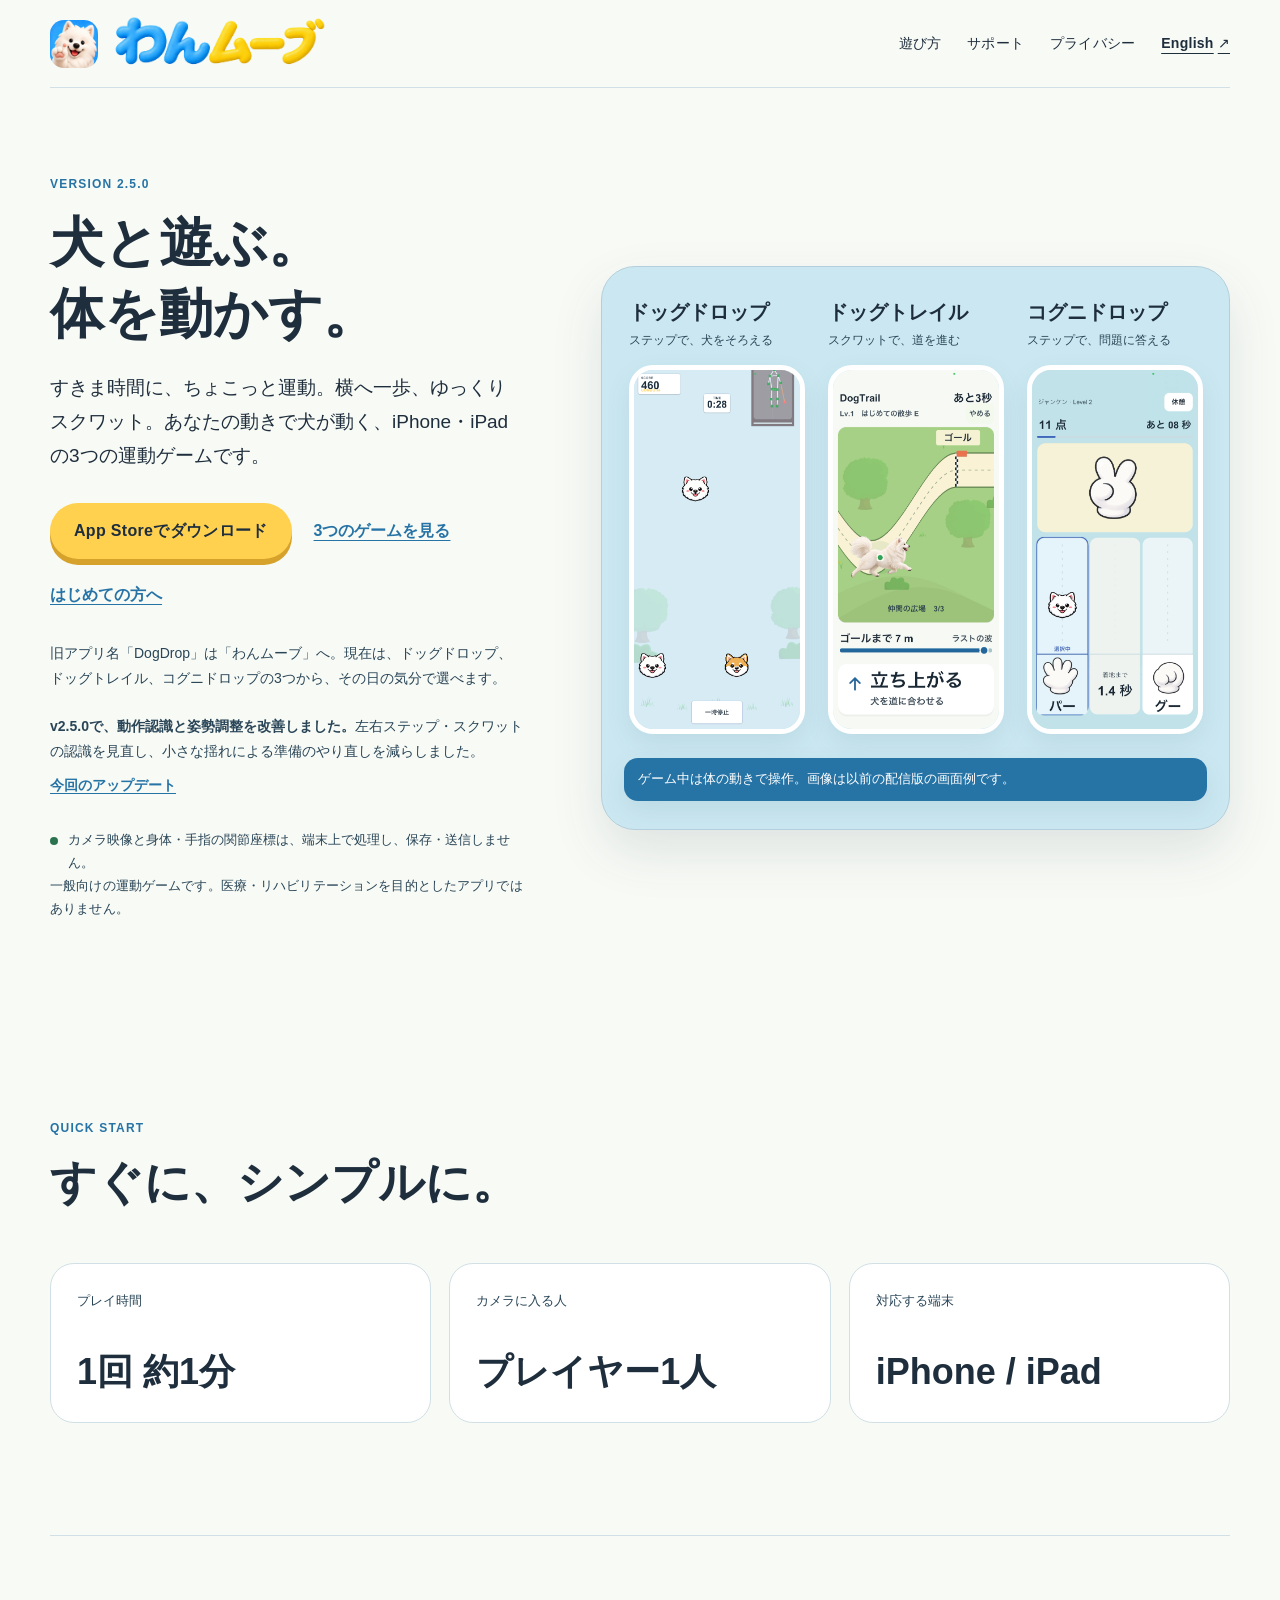
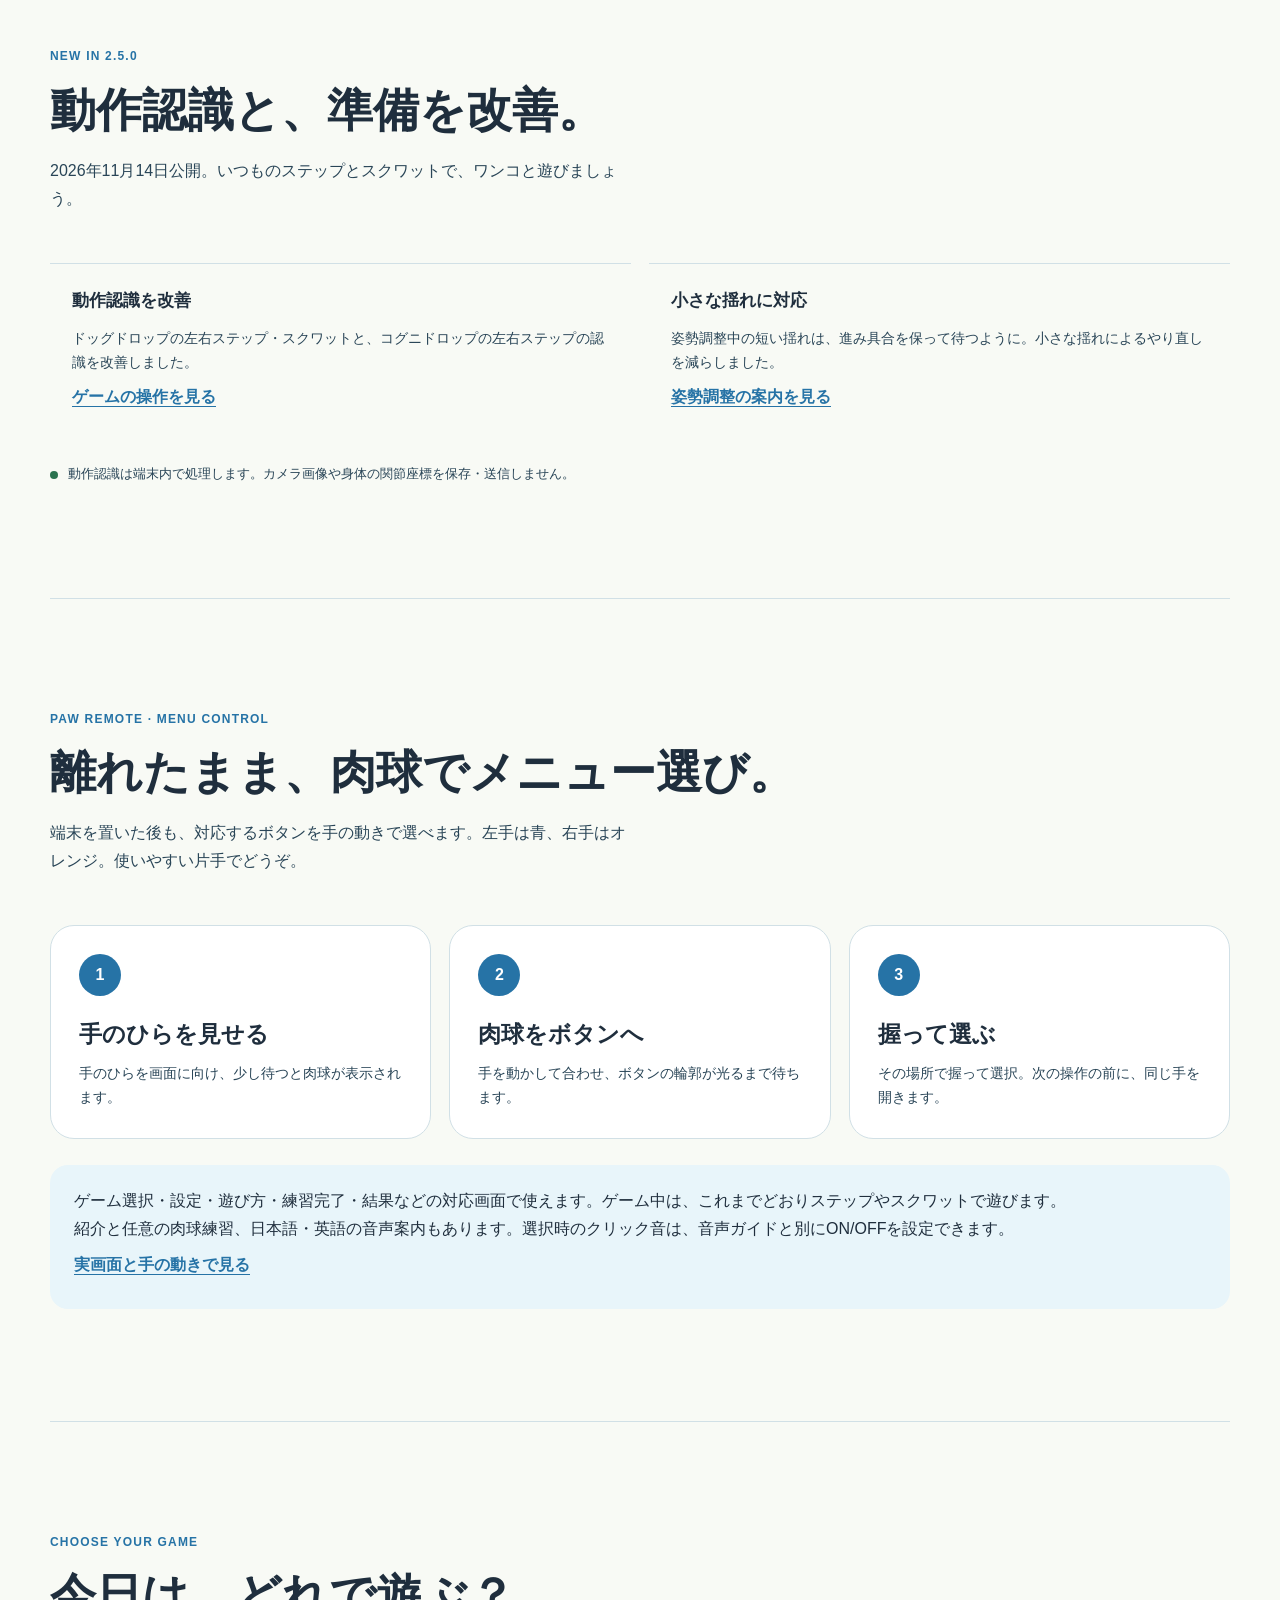
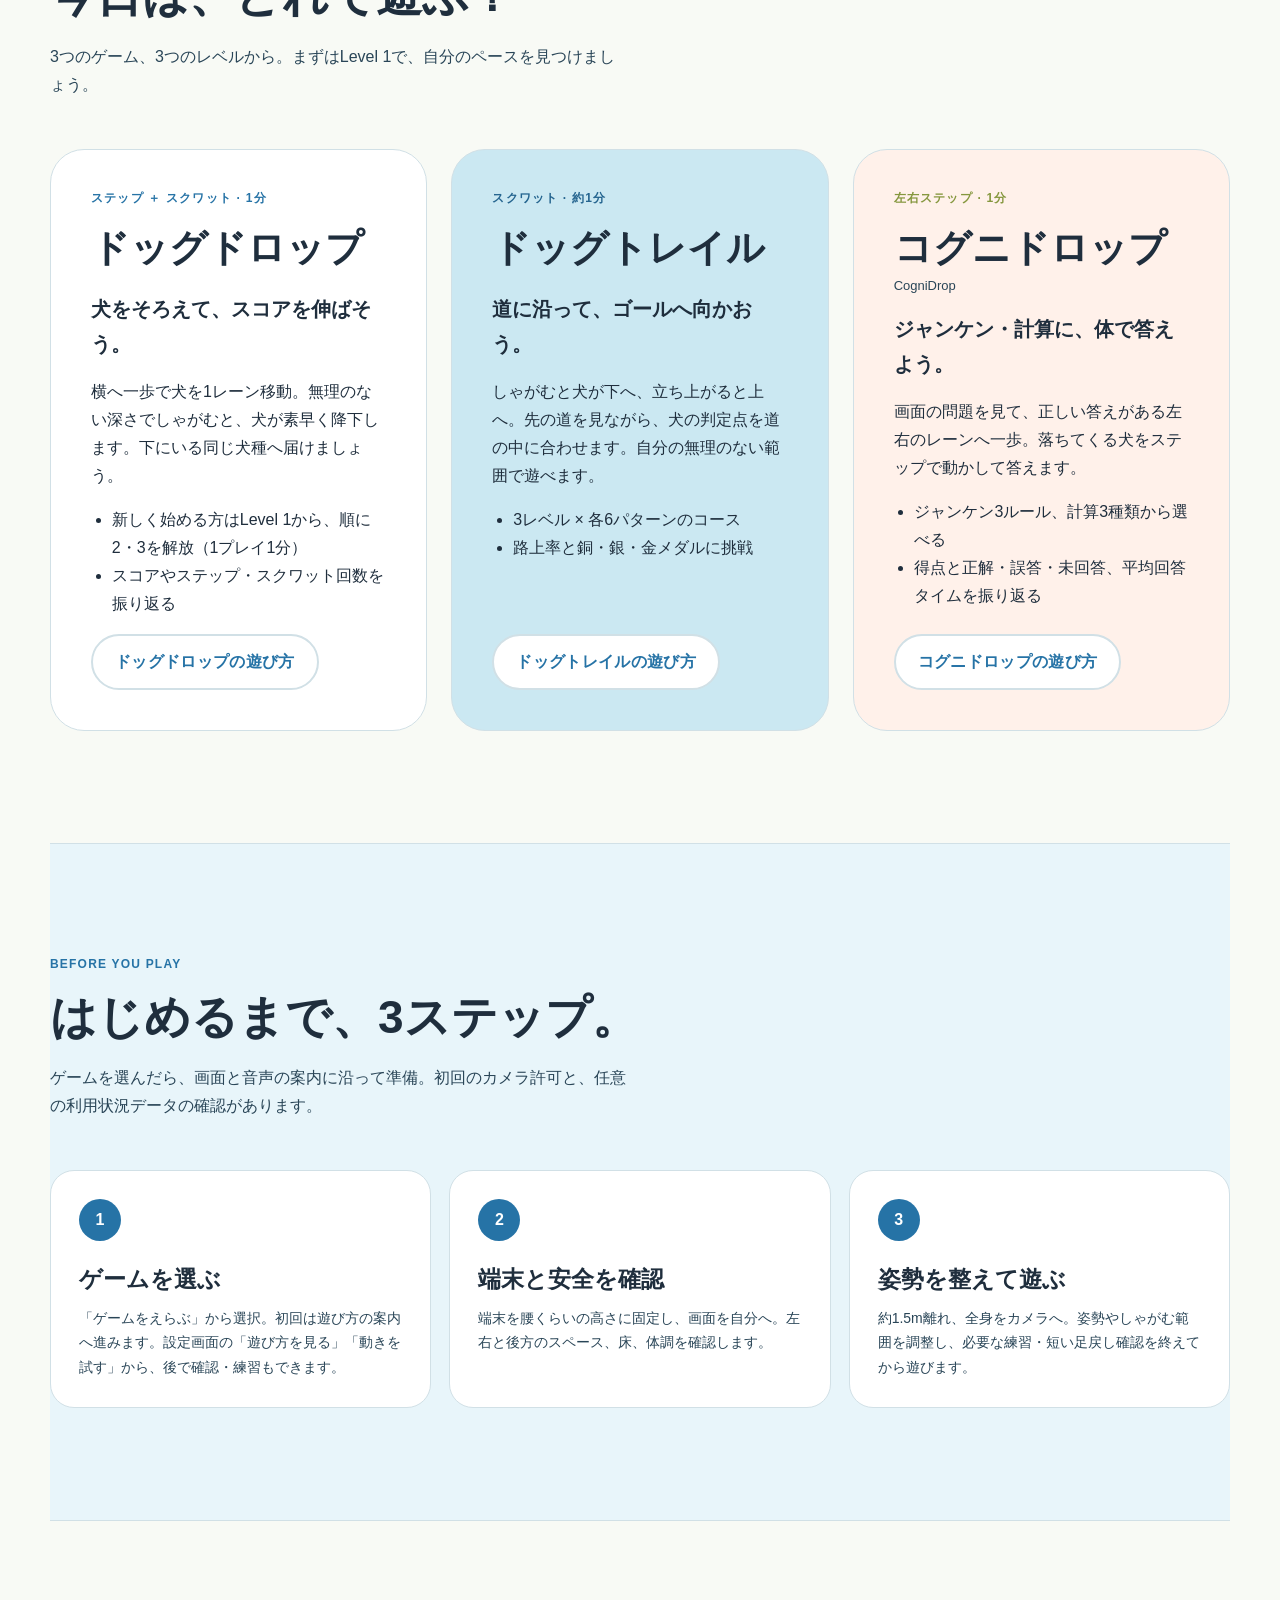
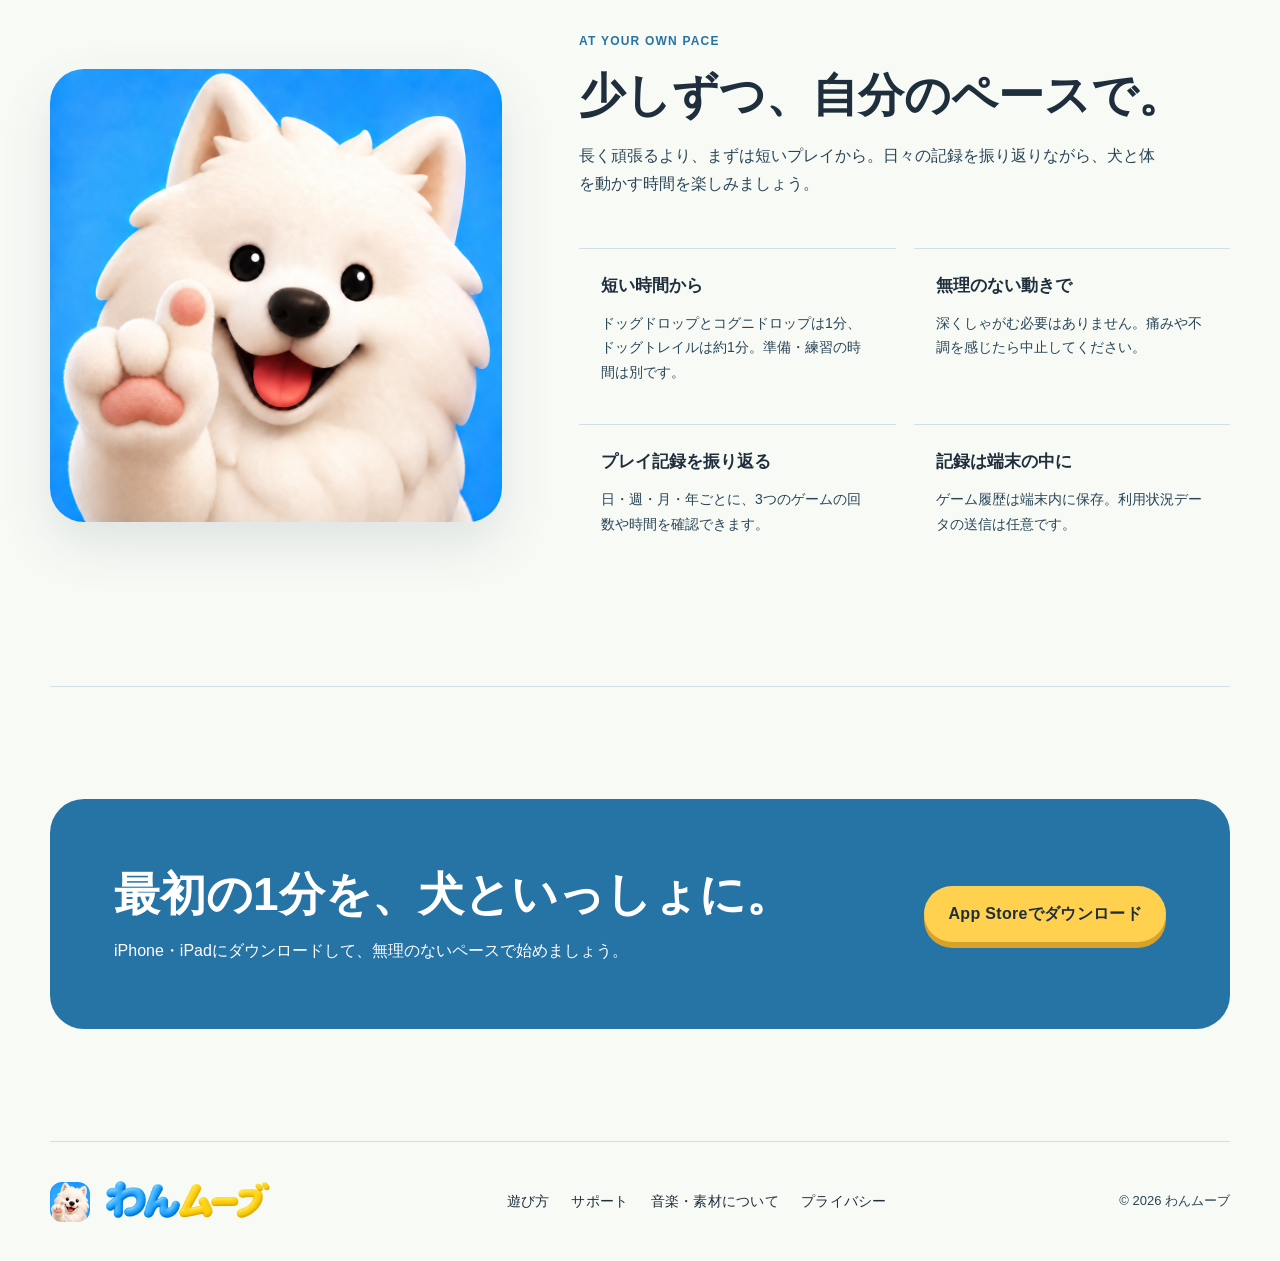
<file: index.html>
<!doctype html>
<html lang="ja">
  <head>
    <meta charset="utf-8" />
    <meta name="viewport" content="width=device-width, initial-scale=1" />
    <meta name="description" content="わんムーブ｜ワンコと１分間の運動ゲーム。v2.5.0で動作認識と姿勢調整を改善。iPhone・iPadで3つの運動ゲーム、肉球リモコン、日英の音声ガイドを楽しめます。" />
    <title>わんムーブ | すきま時間に、ちょこっと運動</title>
    <link rel="icon" href="assets/wanmove-icon.png" />
    <link rel="stylesheet" href="assets/site.css?v=20261025-paw-visuals" />
    <link rel="alternate" hreflang="ja" href="index.html" />
    <link rel="alternate" hreflang="en" href="en/index.html" />
  </head>
  <body class="site-shell">
    <a class="skip-link" href="#main-content">本文へ移動</a>
    <header class="site-header" data-od-id="site-header">
      <a class="brand" href="index.html" aria-label="わんムーブ ホーム" data-od-id="header-brand">
        <img class="brand-icon" src="assets/wanmove-icon.png" width="1024" height="1024" alt="" />
        <img class="brand-logo" src="assets/wanmove-logo.png" width="2172" height="724" alt="わんムーブ" />
      </a>
      <nav class="site-nav" aria-label="主要メニュー" data-od-id="primary-navigation">
        <a href="guide.html">遊び方</a>
        <a href="support.html">サポート</a>
        <a href="privacy.html">プライバシー</a>
        <a class="language-link" href="en/index.html" lang="en" hreflang="en">English <span aria-hidden="true">↗</span></a>
      </nav>
    </header>

    <main id="main-content">
      <section class="hero" aria-labelledby="hero-title" data-od-id="home-hero">
        <div class="hero-copy">
          <p class="eyebrow">VERSION 2.5.0</p>
          <h1 id="hero-title" data-od-id="hero-heading">犬と遊ぶ。<br />体を動かす。</h1>
          <p class="lead">
            すきま時間に、ちょこっと運動。横へ一歩、ゆっくりスクワット。あなたの動きで犬が動く、iPhone・iPadの3つの運動ゲームです。
          </p>
          <div class="hero-actions">
            <a class="button button-primary" href="https://apps.apple.com/jp/app/id6782309528" data-od-id="hero-primary-cta">App Storeでダウンロード</a>
            <a class="text-link" href="#games">3つのゲームを見る</a>
            <a class="text-link" href="guide.html" data-od-id="hero-guide-link">はじめての方へ</a>
          </div>
          <p class="rename-note">旧アプリ名「DogDrop」は「わんムーブ」へ。現在は、ドッグドロップ、ドッグトレイル、コグニドロップの3つから、その日の気分で選べます。</p>
          <p class="rename-note"><strong>v2.5.0で、動作認識と姿勢調整を改善しました。</strong>左右ステップ・スクワットの認識を見直し、小さな揺れによる準備のやり直しを減らしました。<a class="text-link" href="#version-250">今回のアップデート</a></p>
          <p class="privacy-note">カメラ映像と身体・手指の関節座標は、端末上で処理し、保存・送信しません。</p>
          <p class="small">一般向けの運動ゲームです。医療・リハビリテーションを目的としたアプリではありません。</p>
        </div>

        <div class="hero-stage three-game-stage" aria-label="ドッグドロップ、ドッグトレイル、コグニドロップの実際のプレイ画面" data-od-id="hero-gameplay-stage">
          <figure class="mode-shot" data-od-id="hero-gameplay-image">
            <figcaption><strong>ドッグドロップ</strong><span>ステップで、犬をそろえる</span></figcaption>
            <img src="assets/v2-dogdrop.png" width="1170" height="2532" alt="ドッグドロップのプレイ画面。落ちてくる犬を同じ犬種のレーンへ動かします" />
          </figure>
          <figure class="mode-shot" data-od-id="hero-dogtrail-image">
            <figcaption><strong>ドッグトレイル</strong><span>スクワットで、道を進む</span></figcaption>
            <img src="assets/v2-dogtrail.png" width="1170" height="2532" alt="ドッグトレイルのプレイ画面。横向きのサモエドが、緑の公園の波打つ道に沿ってゴールへ進みます" />
          </figure>
          <figure class="mode-shot" data-od-id="hero-cognidrop-image">
            <figcaption><strong>コグニドロップ</strong><span>ステップで、問題に答える</span></figcaption>
            <img src="assets/v2-1-cognidrop.png" width="1170" height="2532" alt="コグニドロップのプレイ画面。ジャンケンの問題に対し、左右の答えのレーンをステップで選びます" />
          </figure>
          <p class="hero-stage-label">ゲーム中は体の動きで操作。画像は以前の配信版の画面例です。</p>
        </div>
      </section>

      <section class="section" aria-labelledby="facts-title" data-od-id="home-key-facts">
        <div class="section-heading">
          <p class="eyebrow">QUICK START</p>
          <h2 id="facts-title" data-od-id="facts-heading">すぐに、シンプルに。</h2>
        </div>
        <div class="fact-grid">
          <article class="fact-card" data-od-id="fact-card-duration">
            <span>プレイ時間</span>
            <strong>1回 約1分</strong>
          </article>
          <article class="fact-card" data-od-id="fact-card-player">
            <span>カメラに入る人</span>
            <strong>プレイヤー1人</strong>
          </article>
          <article class="fact-card" data-od-id="fact-card-device">
            <span>対応する端末</span>
            <strong>iPhone / iPad</strong>
          </article>
        </div>
      </section>

      <section id="version-250" class="section" aria-labelledby="version-250-title">
  <div class="section-heading"><p class="eyebrow">NEW IN 2.5.0</p><h2 id="version-250-title">動作認識と、準備を改善。</h2><p>2026年11月14日公開。いつものステップとスクワットで、ワンコと遊びましょう。</p></div>
  <div class="mechanic-grid">
    <article class="mechanic-card"><strong>動作認識を改善</strong><p>ドッグドロップの左右ステップ・スクワットと、コグニドロップの左右ステップの認識を改善しました。</p><a class="text-link" href="guide.html#dogdrop">ゲームの操作を見る</a></article>
    <article class="mechanic-card"><strong>小さな揺れに対応</strong><p>姿勢調整中の短い揺れは、進み具合を保って待つように。小さな揺れによるやり直しを減らしました。</p><a class="text-link" href="support.html#posture-check">姿勢調整の案内を見る</a></article>
  </div>
  <p class="privacy-note">動作認識は端末内で処理します。カメラ画像や身体の関節座標を保存・送信しません。</p>
</section>

<section id="paw-remote" class="section" aria-labelledby="paw-remote-title">
        <div class="section-heading">
          <p class="eyebrow">PAW REMOTE · MENU CONTROL</p>
          <h2 id="paw-remote-title">離れたまま、肉球でメニュー選び。</h2>
          <p>端末を置いた後も、対応するボタンを手の動きで選べます。左手は青、右手はオレンジ。使いやすい片手でどうぞ。</p>
        </div>
        <ol class="step-grid">
          <li class="step-card"><span class="step-number">1</span><h3>手のひらを見せる</h3><p>手のひらを画面に向け、少し待つと肉球が表示されます。</p></li>
          <li class="step-card"><span class="step-number">2</span><h3>肉球をボタンへ</h3><p>手を動かして合わせ、ボタンの輪郭が光るまで待ちます。</p></li>
          <li class="step-card"><span class="step-number">3</span><h3>握って選ぶ</h3><p>その場所で握って選択。次の操作の前に、同じ手を開きます。</p></li>
        </ol>
        <div class="info-box">
          <p>ゲーム選択・設定・遊び方・練習完了・結果などの対応画面で使えます。ゲーム中は、これまでどおりステップやスクワットで遊びます。</p>
          <p>紹介と任意の肉球練習、日本語・英語の音声案内もあります。選択時のクリック音は、音声ガイドと別にON/OFFを設定できます。</p>
          <a class="text-link" href="guide.html#paw-remote">実画面と手の動きで見る</a>
        </div>
      </section>

      <section id="games" class="section" aria-labelledby="games-title">
        <div class="section-heading">
          <p class="eyebrow">CHOOSE YOUR GAME</p>
          <h2 id="games-title">今日は、どれで遊ぶ？</h2>
          <p>3つのゲーム、3つのレベルから。まずはLevel 1で、自分のペースを見つけましょう。</p>
        </div>
        <div class="game-grid">
          <article class="game-card">
            <p class="eyebrow">ステップ ＋ スクワット · 1分</p>
            <h3>ドッグドロップ</h3>
            <p class="game-tagline">犬をそろえて、スコアを伸ばそう。</p>
            <p>横へ一歩で犬を1レーン移動。無理のない深さでしゃがむと、犬が素早く降下します。下にいる同じ犬種へ届けましょう。</p>
            <ul><li>新しく始める方はLevel 1から、順に2・3を解放（1プレイ1分）</li><li>スコアやステップ・スクワット回数を振り返る</li></ul>
            <a class="button button-secondary" href="guide.html#dogdrop">ドッグドロップの遊び方</a>
          </article>
          <article class="game-card game-card-trail">
            <p class="eyebrow">スクワット · 約1分</p>
            <h3>ドッグトレイル</h3>
            <p class="game-tagline">道に沿って、ゴールへ向かおう。</p>
            <p>しゃがむと犬が下へ、立ち上がると上へ。先の道を見ながら、犬の判定点を道の中に合わせます。自分の無理のない範囲で遊べます。</p>
            <ul><li>3レベル × 各6パターンのコース</li><li>路上率と銅・銀・金メダルに挑戦</li></ul>
            <a class="button button-secondary" href="guide.html#dogtrail">ドッグトレイルの遊び方</a>
          </article>
          <article class="game-card game-card-cogni">
            <p class="eyebrow">左右ステップ · 1分</p>
            <h3>コグニドロップ <span>CogniDrop</span></h3>
            <p class="game-tagline">ジャンケン・計算に、体で答えよう。</p>
            <p>画面の問題を見て、正しい答えがある左右のレーンへ一歩。落ちてくる犬をステップで動かして答えます。</p>
            <ul><li>ジャンケン3ルール、計算3種類から選べる</li><li>得点と正解・誤答・未回答、平均回答タイムを振り返る</li></ul>
            <a class="button button-secondary" href="guide.html#cognidrop">コグニドロップの遊び方</a>
          </article>
        </div>
      </section>

      <section class="section start-section" aria-labelledby="start-title" data-od-id="home-start-steps">
        <div class="section-heading">
          <p class="eyebrow">BEFORE YOU PLAY</p>
          <h2 id="start-title" data-od-id="start-heading">はじめるまで、3ステップ。</h2>
          <p>ゲームを選んだら、画面と音声の案内に沿って準備。初回のカメラ許可と、任意の利用状況データの確認があります。</p>
        </div>
        <ol class="step-grid">
          <li class="step-card" data-od-id="start-step-select">
            <span class="step-number">1</span>
            <h3>ゲームを選ぶ</h3>
            <p>「ゲームをえらぶ」から選択。初回は遊び方の案内へ進みます。設定画面の「遊び方を見る」「動きを試す」から、後で確認・練習もできます。</p>
          </li>
          <li class="step-card" data-od-id="start-step-safety">
            <span class="step-number">2</span>
            <h3>端末と安全を確認</h3>
            <p>端末を腰くらいの高さに固定し、画面を自分へ。左右と後方のスペース、床、体調を確認します。</p>
          </li>
          <li class="step-card" data-od-id="start-step-posture">
            <span class="step-number">3</span>
            <h3>姿勢を整えて遊ぶ</h3>
            <p>約1.5m離れ、全身をカメラへ。姿勢やしゃがむ範囲を調整し、必要な練習・短い足戻し確認を終えてから遊びます。</p>
          </li>
        </ol>
      </section>

      <section class="section play-section" aria-labelledby="play-title" data-od-id="home-gameplay-explainer">
        <div class="play-layout">
          <figure class="samoyed-frame" data-od-id="home-samoyed-image">
            <img src="assets/wanmove-icon.png" width="1024" height="1024" loading="lazy" decoding="async" alt="わんムーブの白いサモエド" />
          </figure>
          <div>
            <div class="section-heading">
              <p class="eyebrow">AT YOUR OWN PACE</p>
              <h2 id="play-title" data-od-id="play-heading">少しずつ、自分のペースで。</h2>
              <p>長く頑張るより、まずは短いプレイから。日々の記録を振り返りながら、犬と体を動かす時間を楽しみましょう。</p>
            </div>
            <div class="mechanic-grid">
              <article class="mechanic-card" data-od-id="mechanic-card-fall">
                <strong>短い時間から</strong>
                <p>ドッグドロップとコグニドロップは1分、ドッグトレイルは約1分。準備・練習の時間は別です。</p>
              </article>
              <article class="mechanic-card" data-od-id="mechanic-card-step">
                <strong>無理のない動きで</strong>
                <p>深くしゃがむ必要はありません。痛みや不調を感じたら中止してください。</p>
              </article>
              <article class="mechanic-card" data-od-id="mechanic-card-squat">
                <strong>プレイ記録を振り返る</strong>
                <p>日・週・月・年ごとに、3つのゲームの回数や時間を確認できます。</p>
              </article>
              <article class="mechanic-card" data-od-id="mechanic-card-match">
                <strong>記録は端末の中に</strong>
                <p>ゲーム履歴は端末内に保存。利用状況データの送信は任意です。</p>
              </article>
            </div>
          </div>
        </div>
      </section>

      <section class="section" aria-labelledby="closing-title" data-od-id="home-closing-cta">
        <div class="closing-panel">
          <div>
            <h2 id="closing-title">最初の1分を、犬といっしょに。</h2>
            <p>iPhone・iPadにダウンロードして、無理のないペースで始めましょう。</p>
          </div>
          <a class="button button-primary" href="https://apps.apple.com/jp/app/id6782309528" data-od-id="closing-primary-cta">App Storeでダウンロード</a>
        </div>
      </section>
    </main>

    <footer class="site-footer" data-od-id="site-footer">
      <a class="brand" href="index.html" aria-label="わんムーブ ホーム"><img class="brand-icon" src="assets/wanmove-icon.png" width="1024" height="1024" alt="" /><img class="brand-logo" src="assets/wanmove-logo.png" width="2172" height="724" alt="わんムーブ" /></a>
      <nav class="footer-nav" aria-label="フッターメニュー">
        <a href="guide.html">遊び方</a><a href="support.html">サポート</a><a href="support.html#music-credits">音楽・素材について</a><a href="privacy.html">プライバシー</a>
      </nav>
      <span>© 2026 わんムーブ</span>
    </footer>
  </body>
</html>
</file>
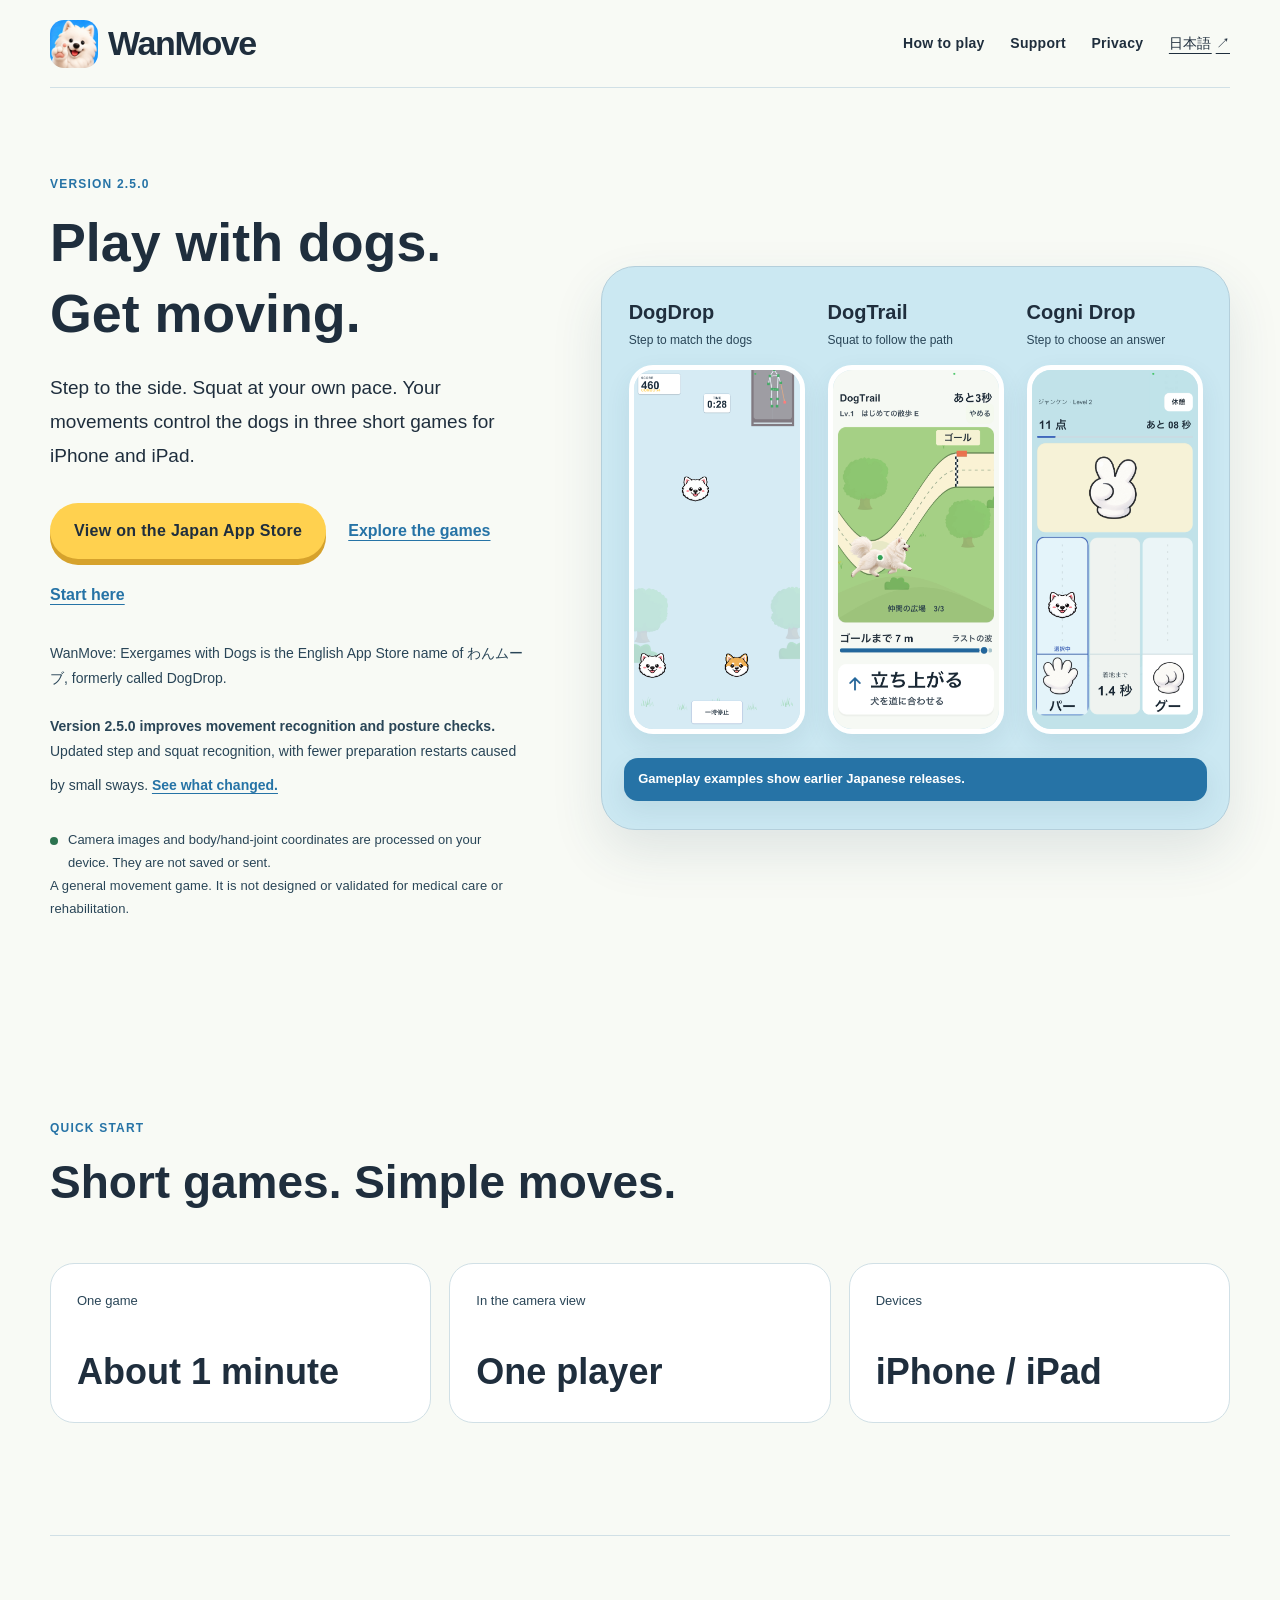
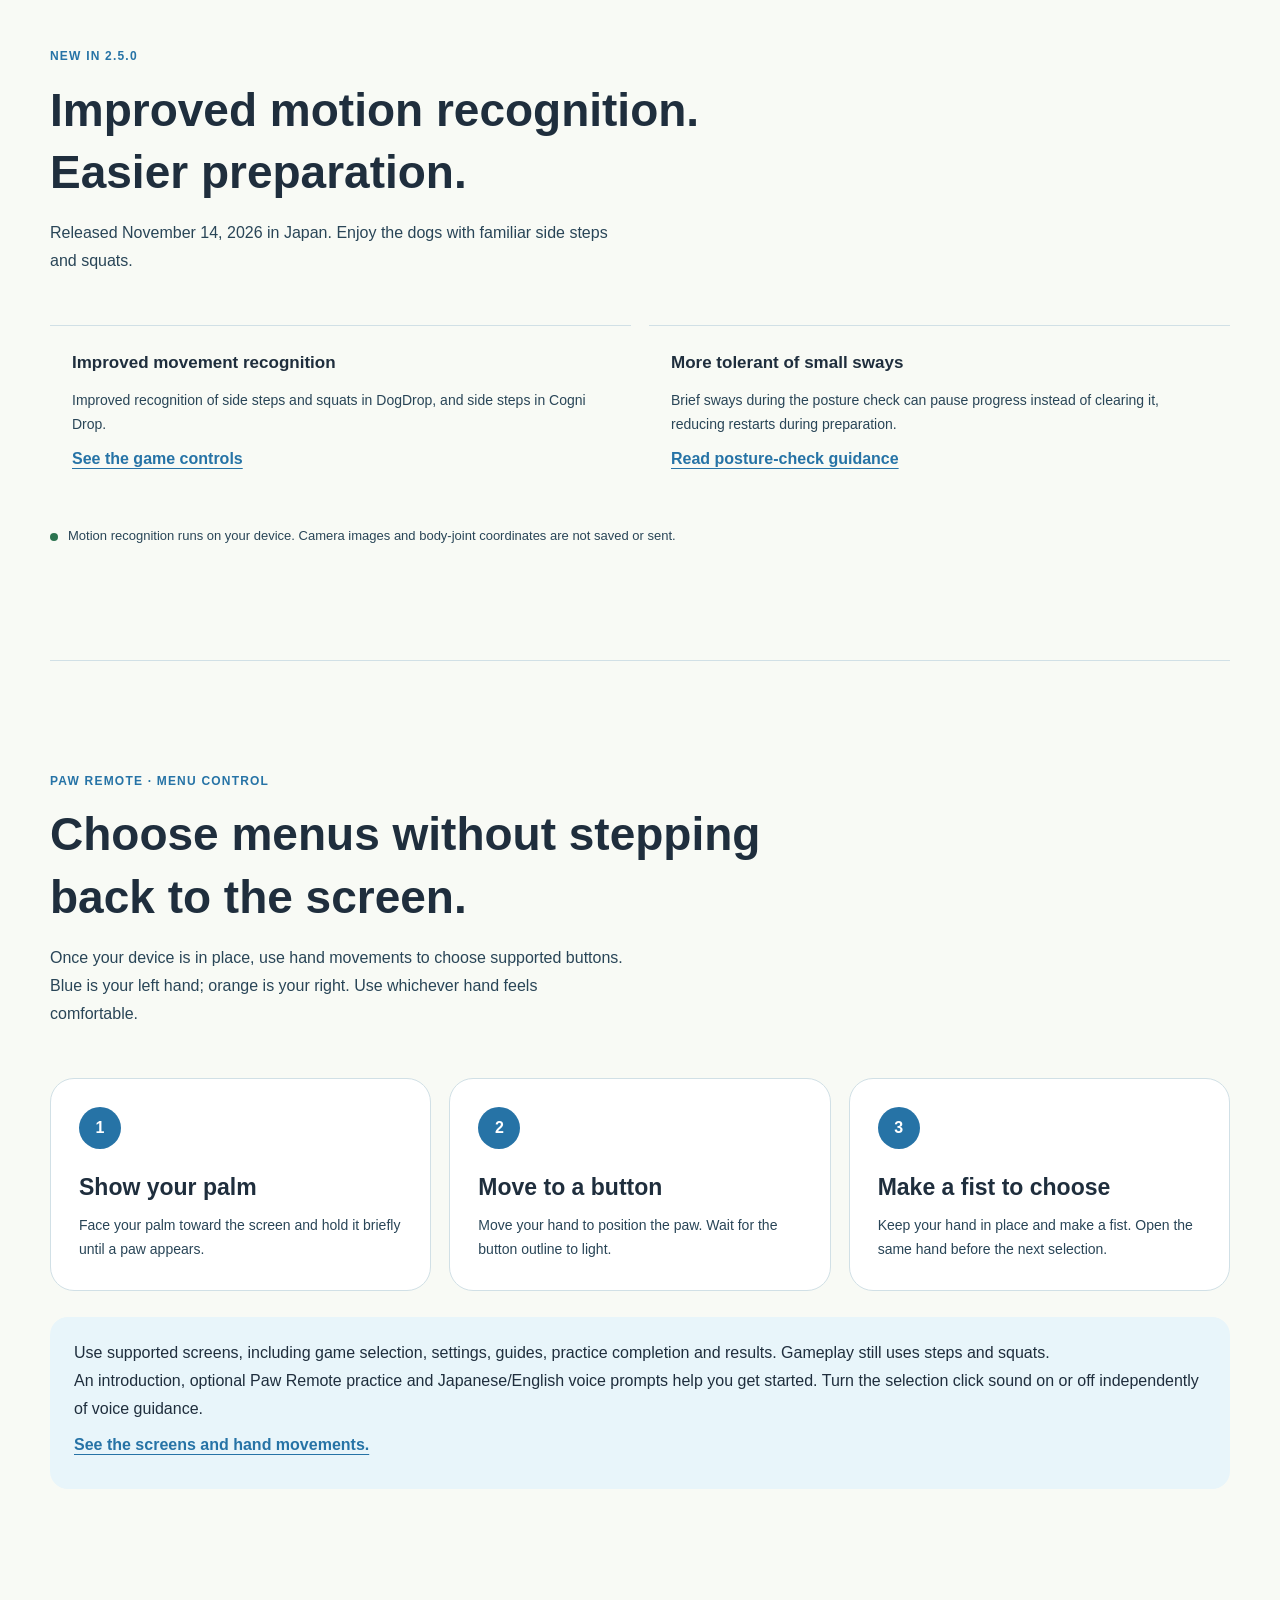
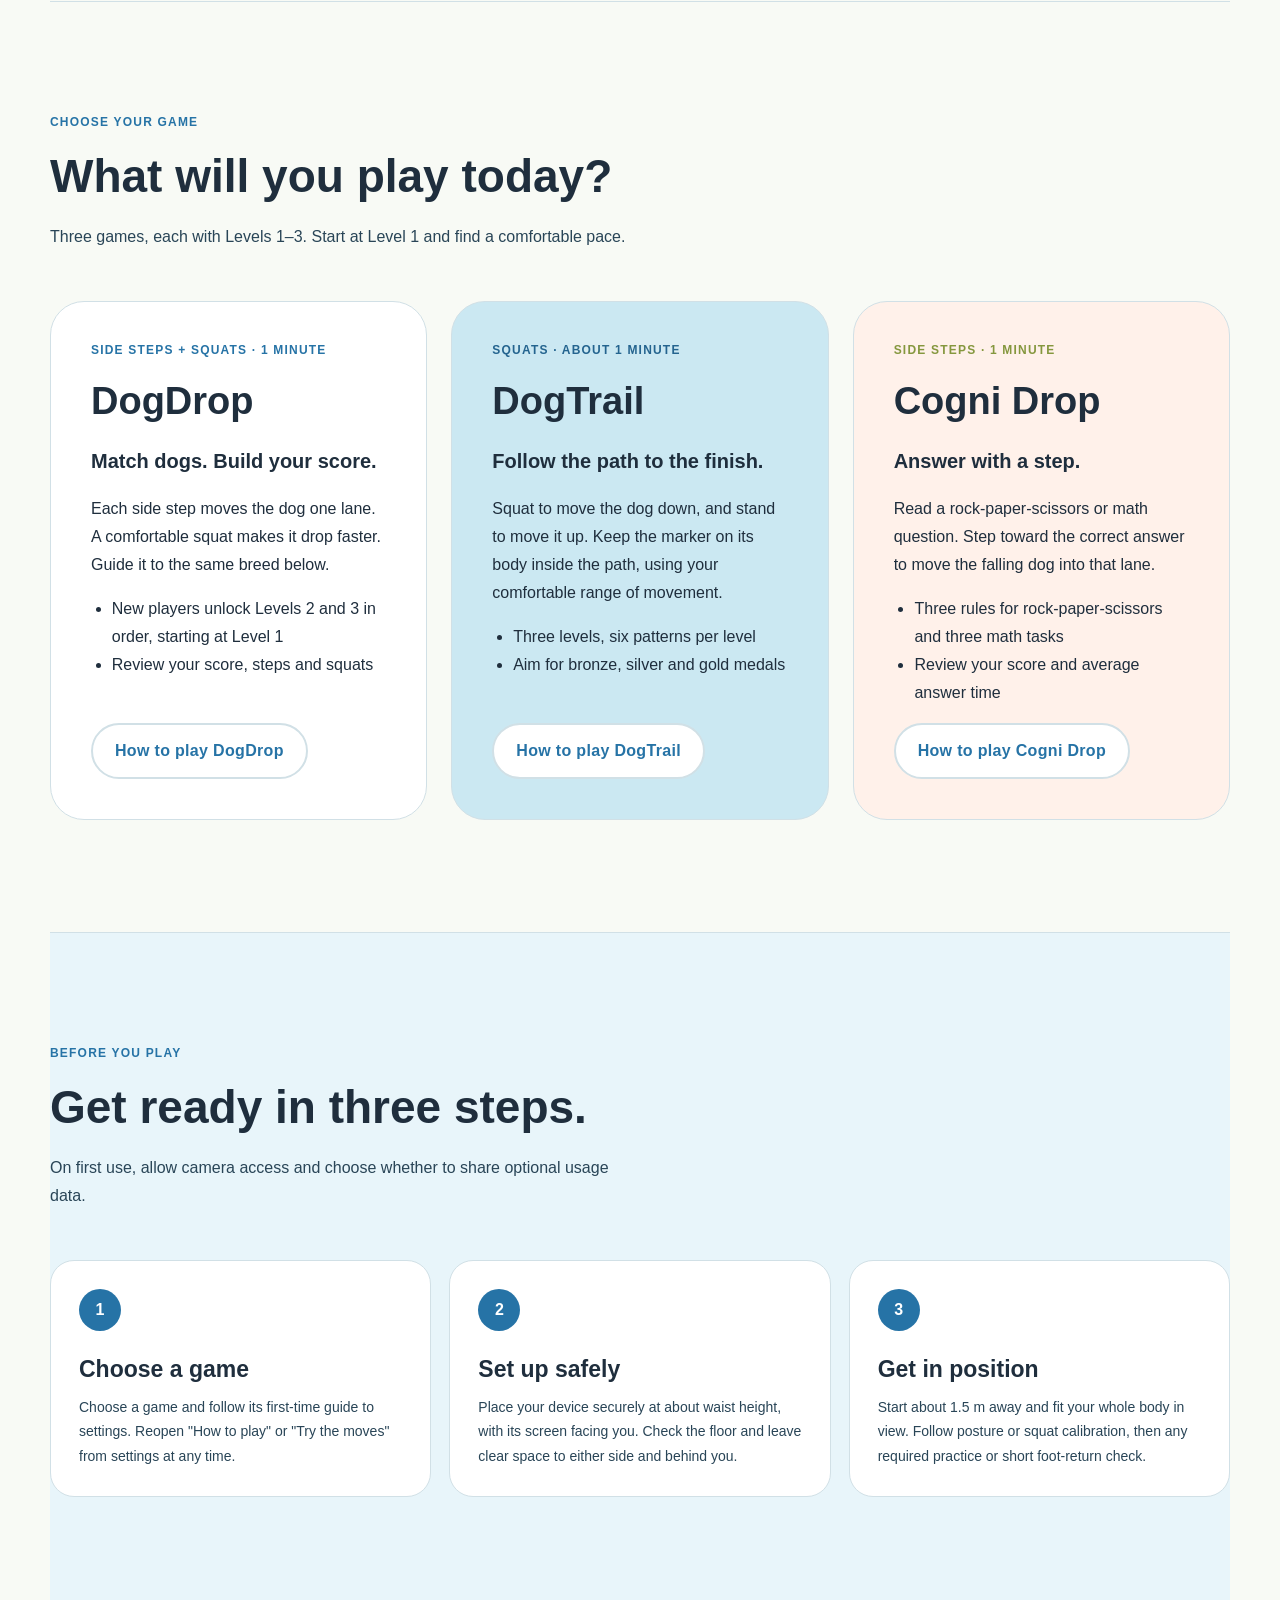
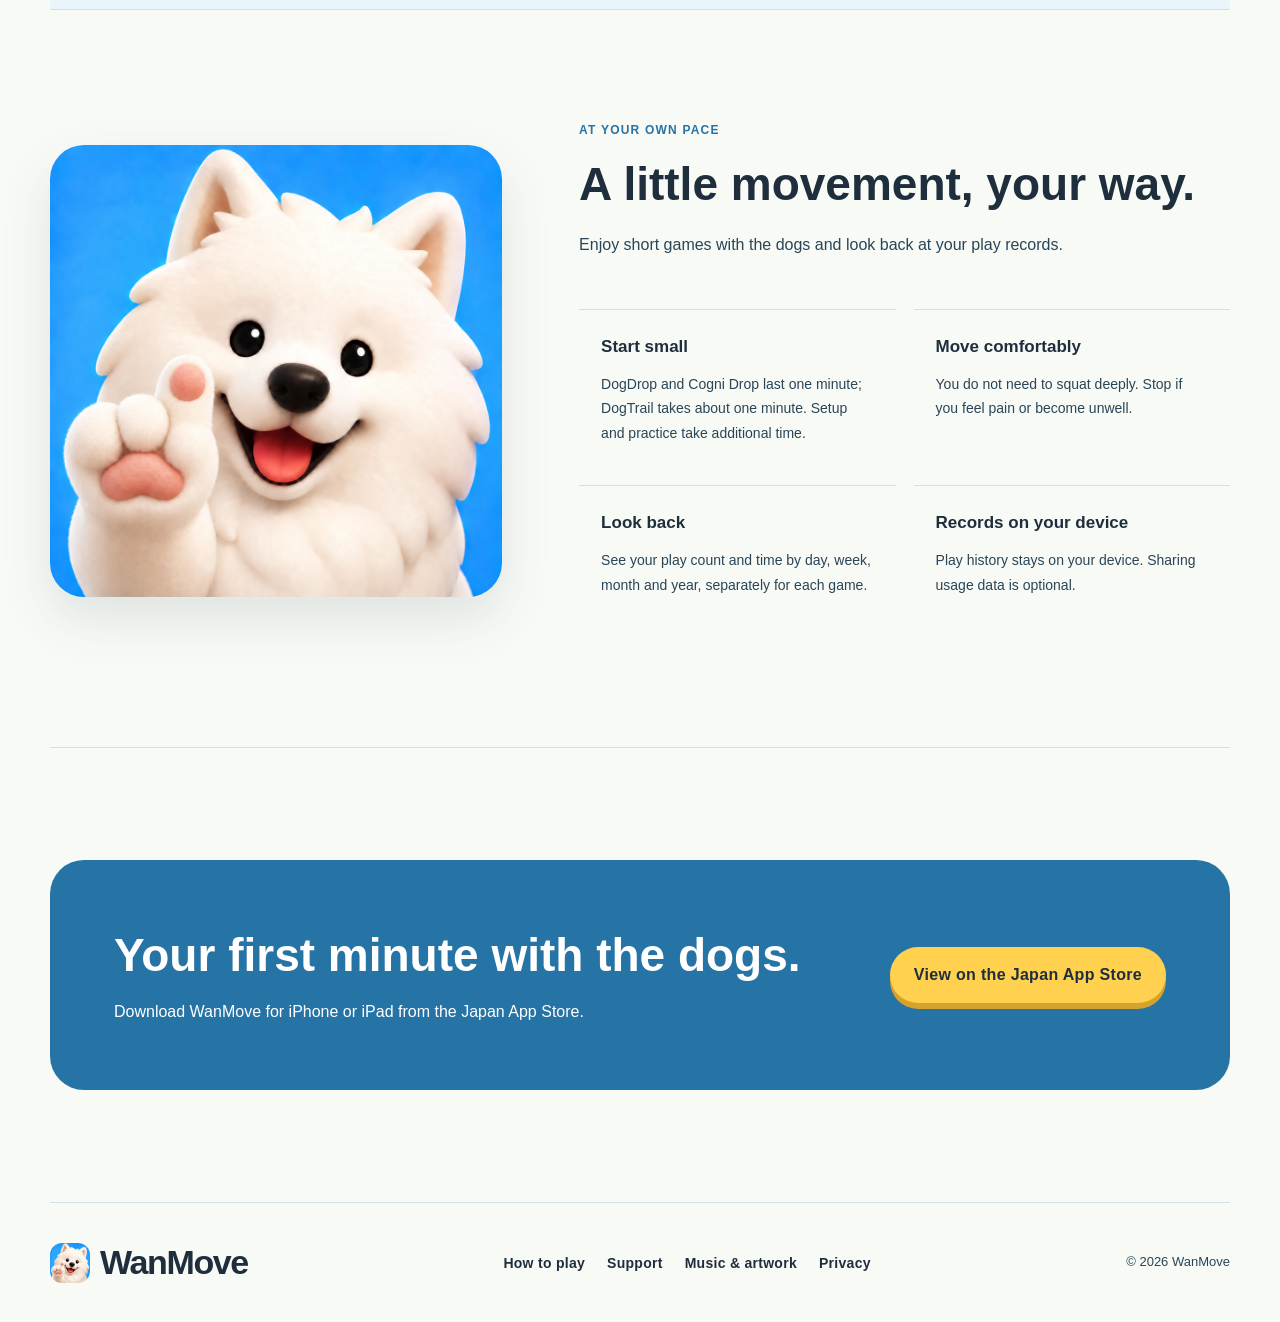
<file: en/index.html>
<!doctype html>
<html lang="en">
<head>
  <meta charset="utf-8" />
  <meta name="viewport" content="width=device-width, initial-scale=1" />
  <meta name="description" content="WanMove: Exergames with Dogs. Version 2.5.0 improves motion recognition and posture checks. Three short games for iPhone and iPad, with Paw Remote and Japanese/English voice guidance." />
  <title>WanMove: Exergames with Dogs</title>
  <link rel="icon" href="../assets/wanmove-icon.png" />
  <link rel="stylesheet" href="../assets/site.css?v=20261025-paw-visuals" />
  <link rel="alternate" hreflang="ja" href="../index.html" />
  <link rel="alternate" hreflang="en" href="index.html" />
</head>
<body class="site-shell">
  <a class="skip-link" href="#main-content">Skip to content</a>
  <header class="site-header">
    <a class="brand" href="index.html" aria-label="WanMove home"><img class="brand-icon" src="../assets/wanmove-icon.png" width="1024" height="1024" alt="" /><span class="brand-wordmark">WanMove</span></a>
    <nav class="site-nav" aria-label="Main navigation"><a href="guide.html">How to play</a><a href="support.html">Support</a><a href="privacy.html">Privacy</a><a class="language-link" href="../index.html" lang="ja" hreflang="ja" aria-label="日本語のページへ">日本語 <span aria-hidden="true">↗</span></a></nav>
  </header>
  <main id="main-content">
<section class="hero" aria-labelledby="hero-title">
 <div class="hero-copy"><p class="eyebrow">VERSION 2.5.0</p><h1 id="hero-title">Play with dogs.<br />Get moving.</h1>
 <p class="lead">Step to the side. Squat at your own pace. Your movements control the dogs in three short games for iPhone and iPad.</p>
 <div class="hero-actions"><a class="button button-primary" href="https://apps.apple.com/jp/app/id6782309528">View on the Japan App Store</a><a class="text-link" href="#games">Explore the games</a><a class="text-link" href="guide.html">Start here</a></div>
 <p class="rename-note">WanMove: Exergames with Dogs is the English App Store name of わんムーブ, formerly called DogDrop.</p>
 <p class="rename-note"><strong>Version 2.5.0 improves movement recognition and posture checks.</strong> Updated step and squat recognition, with fewer preparation restarts caused by small sways. <a class="text-link" href="#version-250">See what changed.</a></p>
 <p class="privacy-note">Camera images and body/hand-joint coordinates are processed on your device. They are not saved or sent.</p>
 <p class="small">A general movement game. It is not designed or validated for medical care or rehabilitation.</p></div>
 <div class="hero-stage three-game-stage" aria-label="Gameplay examples in Japanese">
 <figure class="mode-shot"><figcaption><strong>DogDrop</strong><span>Step to match the dogs</span></figcaption><img src="../assets/v2-dogdrop.png" width="1170" height="2532" alt="DogDrop gameplay: a falling dog moves toward a matching dog. Japanese screen." /></figure>
 <figure class="mode-shot"><figcaption><strong>DogTrail</strong><span>Squat to follow the path</span></figcaption><img src="../assets/v2-dogtrail.png" width="1170" height="2532" alt="DogTrail gameplay: a Samoyed follows a winding path through a green park. Japanese screen." /></figure>
 <figure class="mode-shot"><figcaption><strong>Cogni Drop</strong><span>Step to choose an answer</span></figcaption><img src="../assets/v2-1-cognidrop.png" width="1170" height="2532" alt="Cogni Drop gameplay: choose a rock-paper-scissors answer by moving to its lane. Japanese screen." /></figure>
 <p class="hero-stage-label">Gameplay examples show earlier Japanese releases.</p></div>
</section>
<section class="section" aria-labelledby="facts-title"><div class="section-heading"><p class="eyebrow">QUICK START</p><h2 id="facts-title">Short games. Simple moves.</h2></div><div class="fact-grid">
 <article class="fact-card"><span>One game</span><strong>About 1 minute</strong></article><article class="fact-card"><span>In the camera view</span><strong>One player</strong></article><article class="fact-card"><span>Devices</span><strong>iPhone / iPad</strong></article></div></section>
<section id="version-250" class="section" aria-labelledby="version-250-title">
  <div class="section-heading"><p class="eyebrow">NEW IN 2.5.0</p><h2 id="version-250-title">Improved motion recognition. Easier preparation.</h2><p>Released November 14, 2026 in Japan. Enjoy the dogs with familiar side steps and squats.</p></div>
  <div class="mechanic-grid">
    <article class="mechanic-card"><strong>Improved movement recognition</strong><p>Improved recognition of side steps and squats in DogDrop, and side steps in Cogni Drop.</p><a class="text-link" href="guide.html#dogdrop">See the game controls</a></article>
    <article class="mechanic-card"><strong>More tolerant of small sways</strong><p>Brief sways during the posture check can pause progress instead of clearing it, reducing restarts during preparation.</p><a class="text-link" href="support.html#posture-check">Read posture-check guidance</a></article>
  </div>
  <p class="privacy-note">Motion recognition runs on your device. Camera images and body-joint coordinates are not saved or sent.</p>
</section>

<section id="paw-remote" class="section" aria-labelledby="paw-remote-title">
  <div class="section-heading"><p class="eyebrow">PAW REMOTE · MENU CONTROL</p><h2 id="paw-remote-title">Choose menus without stepping back to the screen.</h2><p>Once your device is in place, use hand movements to choose supported buttons. Blue is your left hand; orange is your right. Use whichever hand feels comfortable.</p></div>
  <ol class="step-grid">
    <li class="step-card"><span class="step-number">1</span><h3>Show your palm</h3><p>Face your palm toward the screen and hold it briefly until a paw appears.</p></li>
    <li class="step-card"><span class="step-number">2</span><h3>Move to a button</h3><p>Move your hand to position the paw. Wait for the button outline to light.</p></li>
    <li class="step-card"><span class="step-number">3</span><h3>Make a fist to choose</h3><p>Keep your hand in place and make a fist. Open the same hand before the next selection.</p></li>
  </ol>
  <div class="info-box">
    <p>Use supported screens, including game selection, settings, guides, practice completion and results. Gameplay still uses steps and squats.</p>
    <p>An introduction, optional Paw Remote practice and Japanese/English voice prompts help you get started. Turn the selection click sound on or off independently of voice guidance.</p>
    <a class="text-link" href="guide.html#paw-remote">See the screens and hand movements.</a>
  </div>
</section>
<section id="games" class="section" aria-labelledby="games-title"><div class="section-heading"><p class="eyebrow">CHOOSE YOUR GAME</p><h2 id="games-title">What will you play today?</h2><p>Three games, each with Levels 1–3. Start at Level 1 and find a comfortable pace.</p></div><div class="game-grid">
 <article class="game-card"><p class="eyebrow">SIDE STEPS + SQUATS · 1 MINUTE</p><h3>DogDrop</h3><p class="game-tagline">Match dogs. Build your score.</p><p>Each side step moves the dog one lane. A comfortable squat makes it drop faster. Guide it to the same breed below.</p><ul><li>New players unlock Levels 2 and 3 in order, starting at Level 1</li><li>Review your score, steps and squats</li></ul><a class="button button-secondary" href="guide.html#dogdrop">How to play DogDrop</a></article>
 <article class="game-card game-card-trail"><p class="eyebrow">SQUATS · ABOUT 1 MINUTE</p><h3>DogTrail</h3><p class="game-tagline">Follow the path to the finish.</p><p>Squat to move the dog down, and stand to move it up. Keep the marker on its body inside the path, using your comfortable range of movement.</p><ul><li>Three levels, six patterns per level</li><li>Aim for bronze, silver and gold medals</li></ul><a class="button button-secondary" href="guide.html#dogtrail">How to play DogTrail</a></article>
 <article class="game-card game-card-cogni"><p class="eyebrow">SIDE STEPS · 1 MINUTE</p><h3>Cogni Drop</h3><p class="game-tagline">Answer with a step.</p><p>Read a rock-paper-scissors or math question. Step toward the correct answer to move the falling dog into that lane.</p><ul><li>Three rules for rock-paper-scissors and three math tasks</li><li>Review your score and average answer time</li></ul><a class="button button-secondary" href="guide.html#cognidrop">How to play Cogni Drop</a></article>
</div></section>
<section class="section start-section" aria-labelledby="start-title"><div class="section-heading"><p class="eyebrow">BEFORE YOU PLAY</p><h2 id="start-title">Get ready in three steps.</h2><p>On first use, allow camera access and choose whether to share optional usage data.</p></div><ol class="step-grid">
<li class="step-card"><span class="step-number">1</span><h3>Choose a game</h3><p>Choose a game and follow its first-time guide to settings. Reopen "How to play" or "Try the moves" from settings at any time.</p></li>
<li class="step-card"><span class="step-number">2</span><h3>Set up safely</h3><p>Place your device securely at about waist height, with its screen facing you. Check the floor and leave clear space to either side and behind you.</p></li>
<li class="step-card"><span class="step-number">3</span><h3>Get in position</h3><p>Start about 1.5 m away and fit your whole body in view. Follow posture or squat calibration, then any required practice or short foot-return check.</p></li></ol></section>
<section class="section play-section" aria-labelledby="pace-title"><div class="play-layout"><figure class="samoyed-frame"><img src="../assets/wanmove-icon.png" width="1024" height="1024" loading="lazy" alt="WanMove's white Samoyed" /></figure><div><div class="section-heading"><p class="eyebrow">AT YOUR OWN PACE</p><h2 id="pace-title">A little movement, your way.</h2><p>Enjoy short games with the dogs and look back at your play records.</p></div><div class="mechanic-grid">
<article class="mechanic-card"><strong>Start small</strong><p>DogDrop and Cogni Drop last one minute; DogTrail takes about one minute. Setup and practice take additional time.</p></article>
<article class="mechanic-card"><strong>Move comfortably</strong><p>You do not need to squat deeply. Stop if you feel pain or become unwell.</p></article>
<article class="mechanic-card"><strong>Look back</strong><p>See your play count and time by day, week, month and year, separately for each game.</p></article>
<article class="mechanic-card"><strong>Records on your device</strong><p>Play history stays on your device. Sharing usage data is optional.</p></article></div></div></div></section>
<section class="section"><div class="closing-panel"><div><h2>Your first minute with the dogs.</h2><p>Download WanMove for iPhone or iPad from the Japan App Store.</p></div><a class="button button-primary" href="https://apps.apple.com/jp/app/id6782309528">View on the Japan App Store</a></div></section>
</main>
  <footer class="site-footer">
    <a class="brand" href="index.html" aria-label="WanMove home"><img class="brand-icon" src="../assets/wanmove-icon.png" width="1024" height="1024" alt="" /><span class="brand-wordmark">WanMove</span></a>
    <nav class="footer-nav" aria-label="Footer navigation"><a href="guide.html">How to play</a><a href="support.html">Support</a><a href="support.html#music-credits">Music &amp; artwork</a><a href="privacy.html">Privacy</a></nav>
    <span>© 2026 WanMove</span>
  </footer>
</body>
</html>
</file>
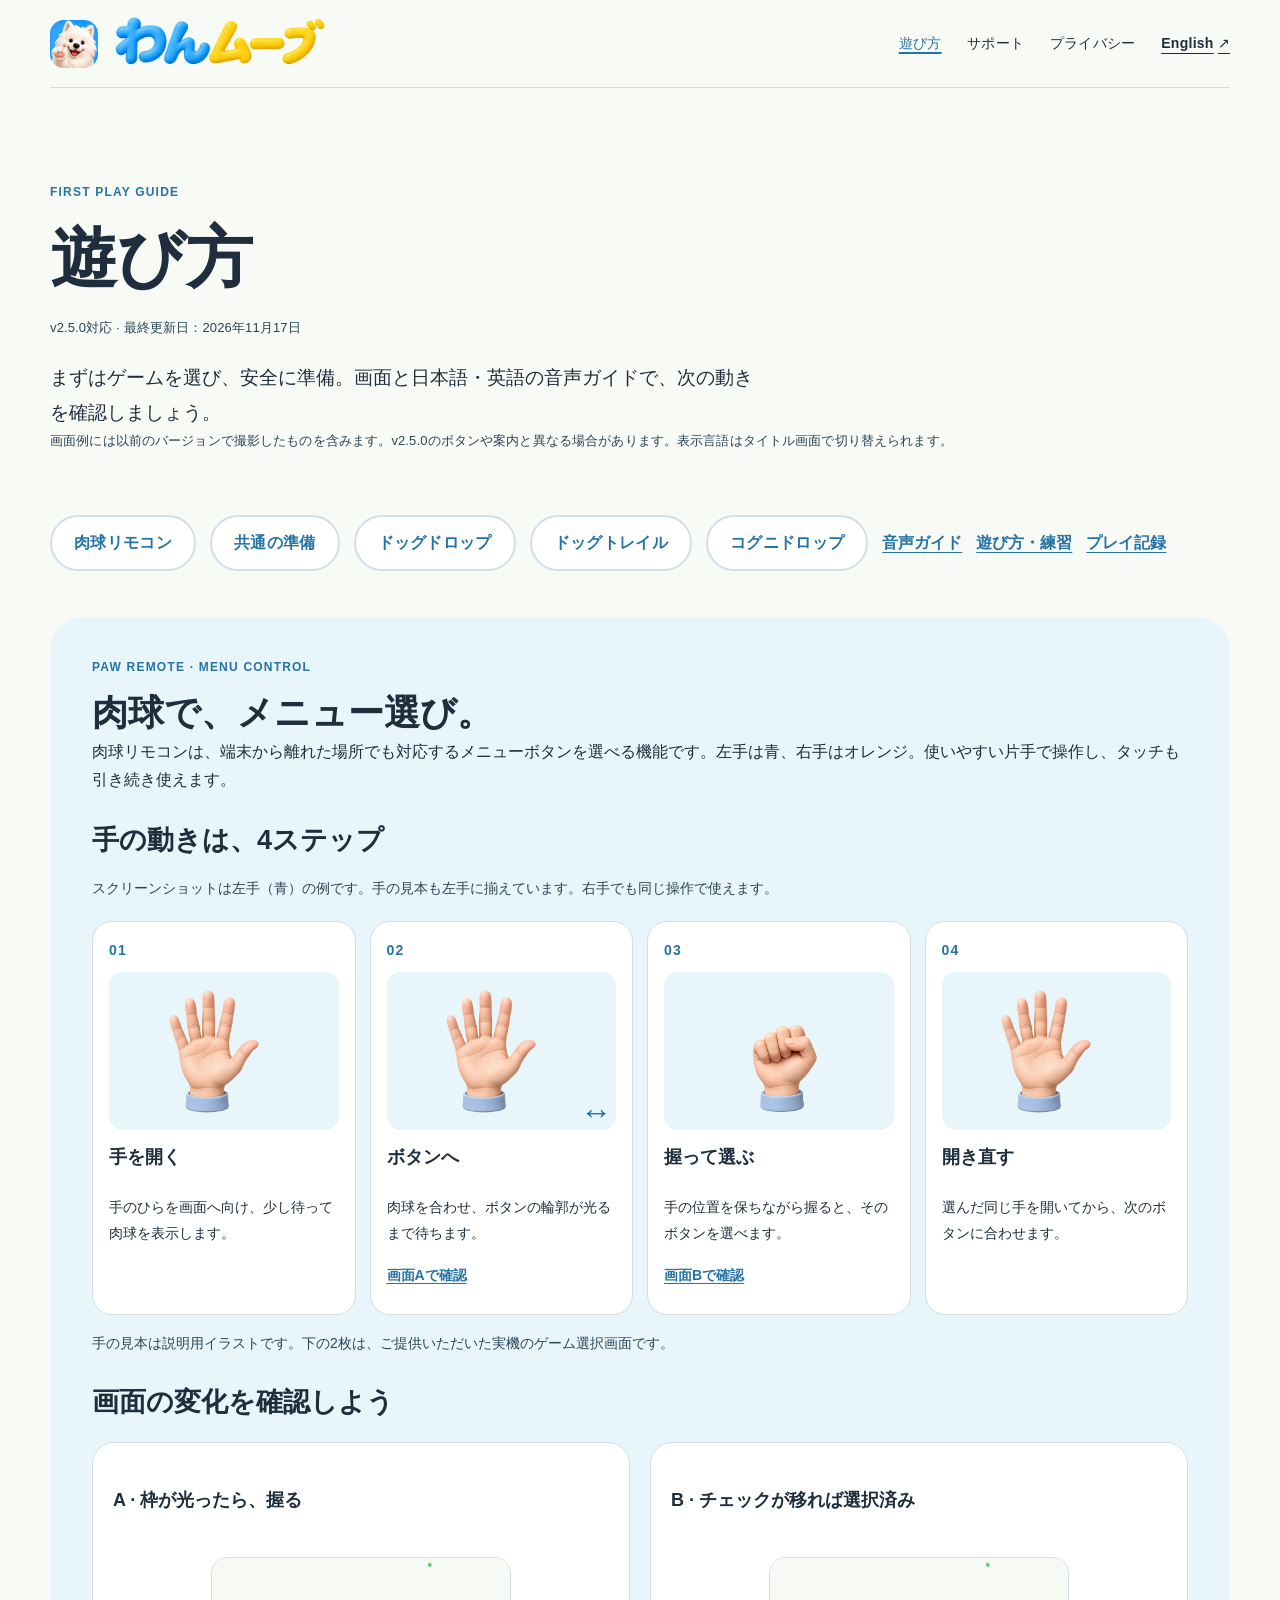
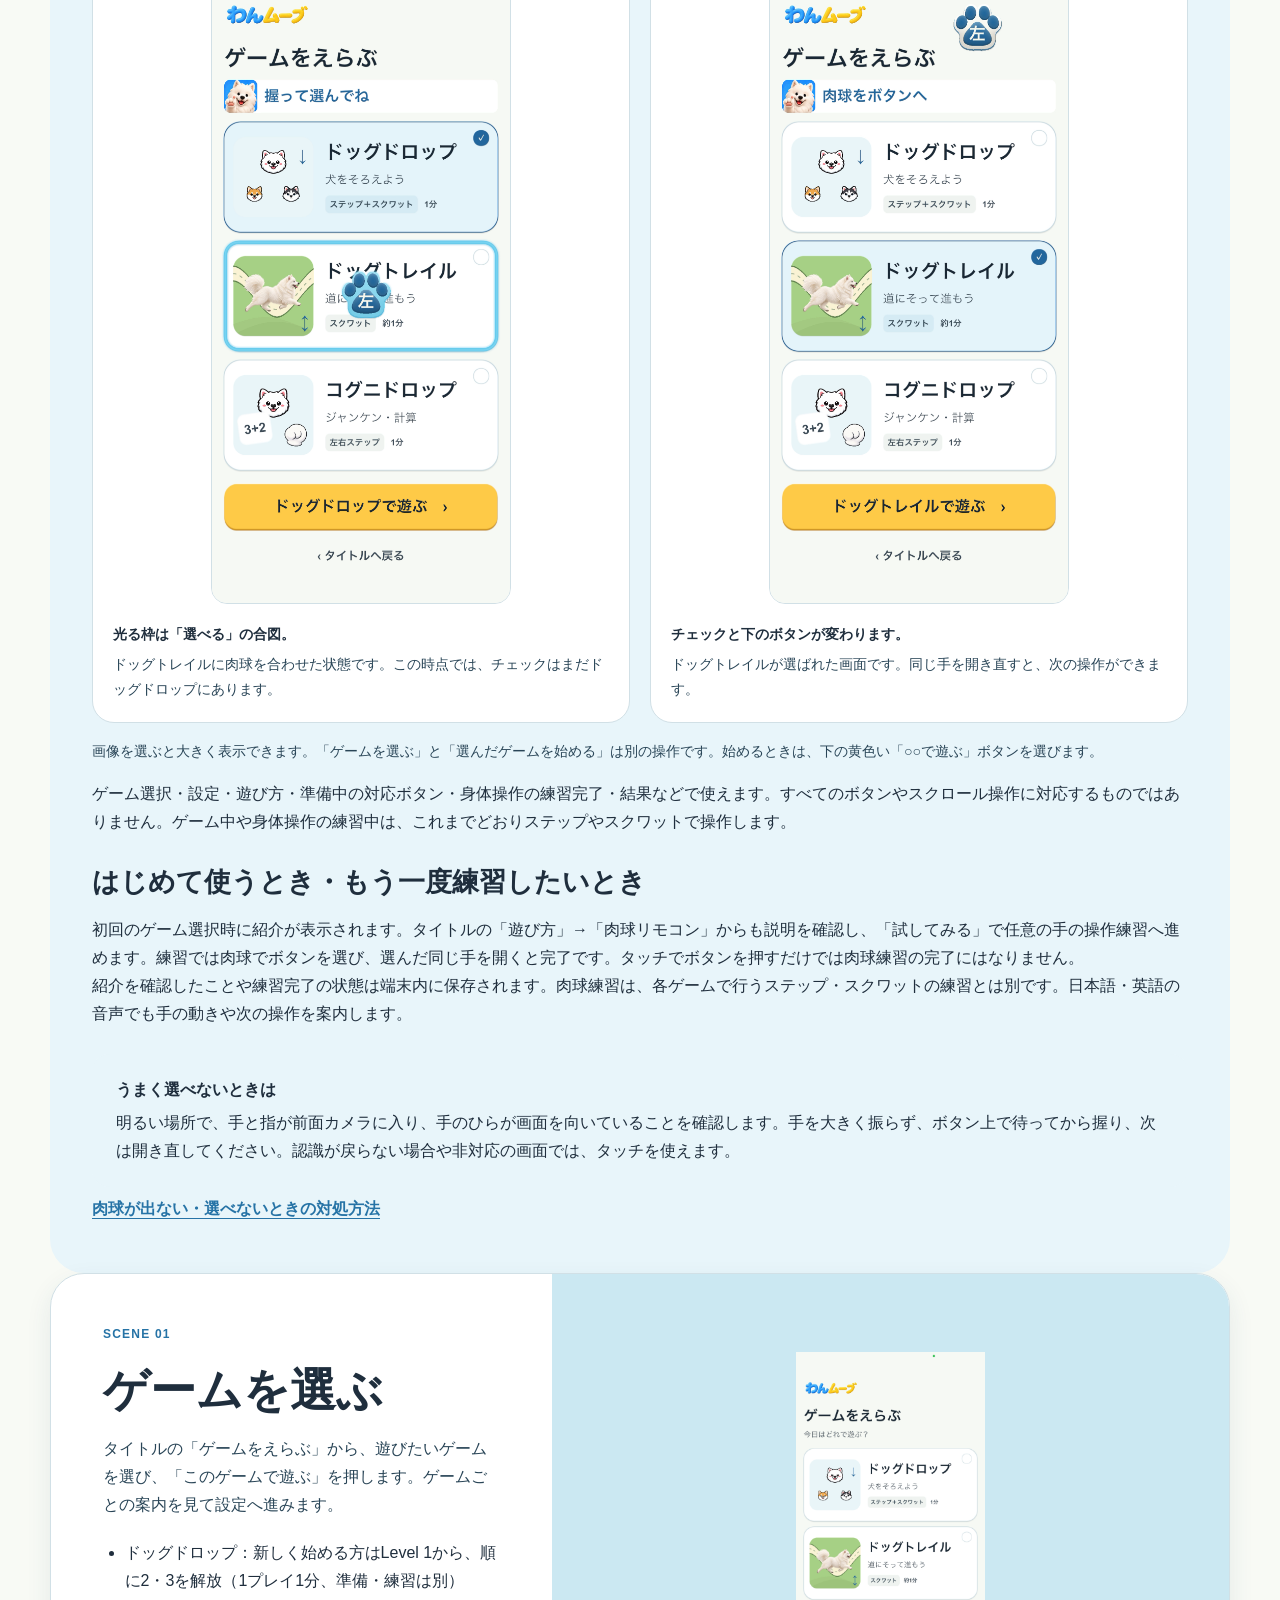
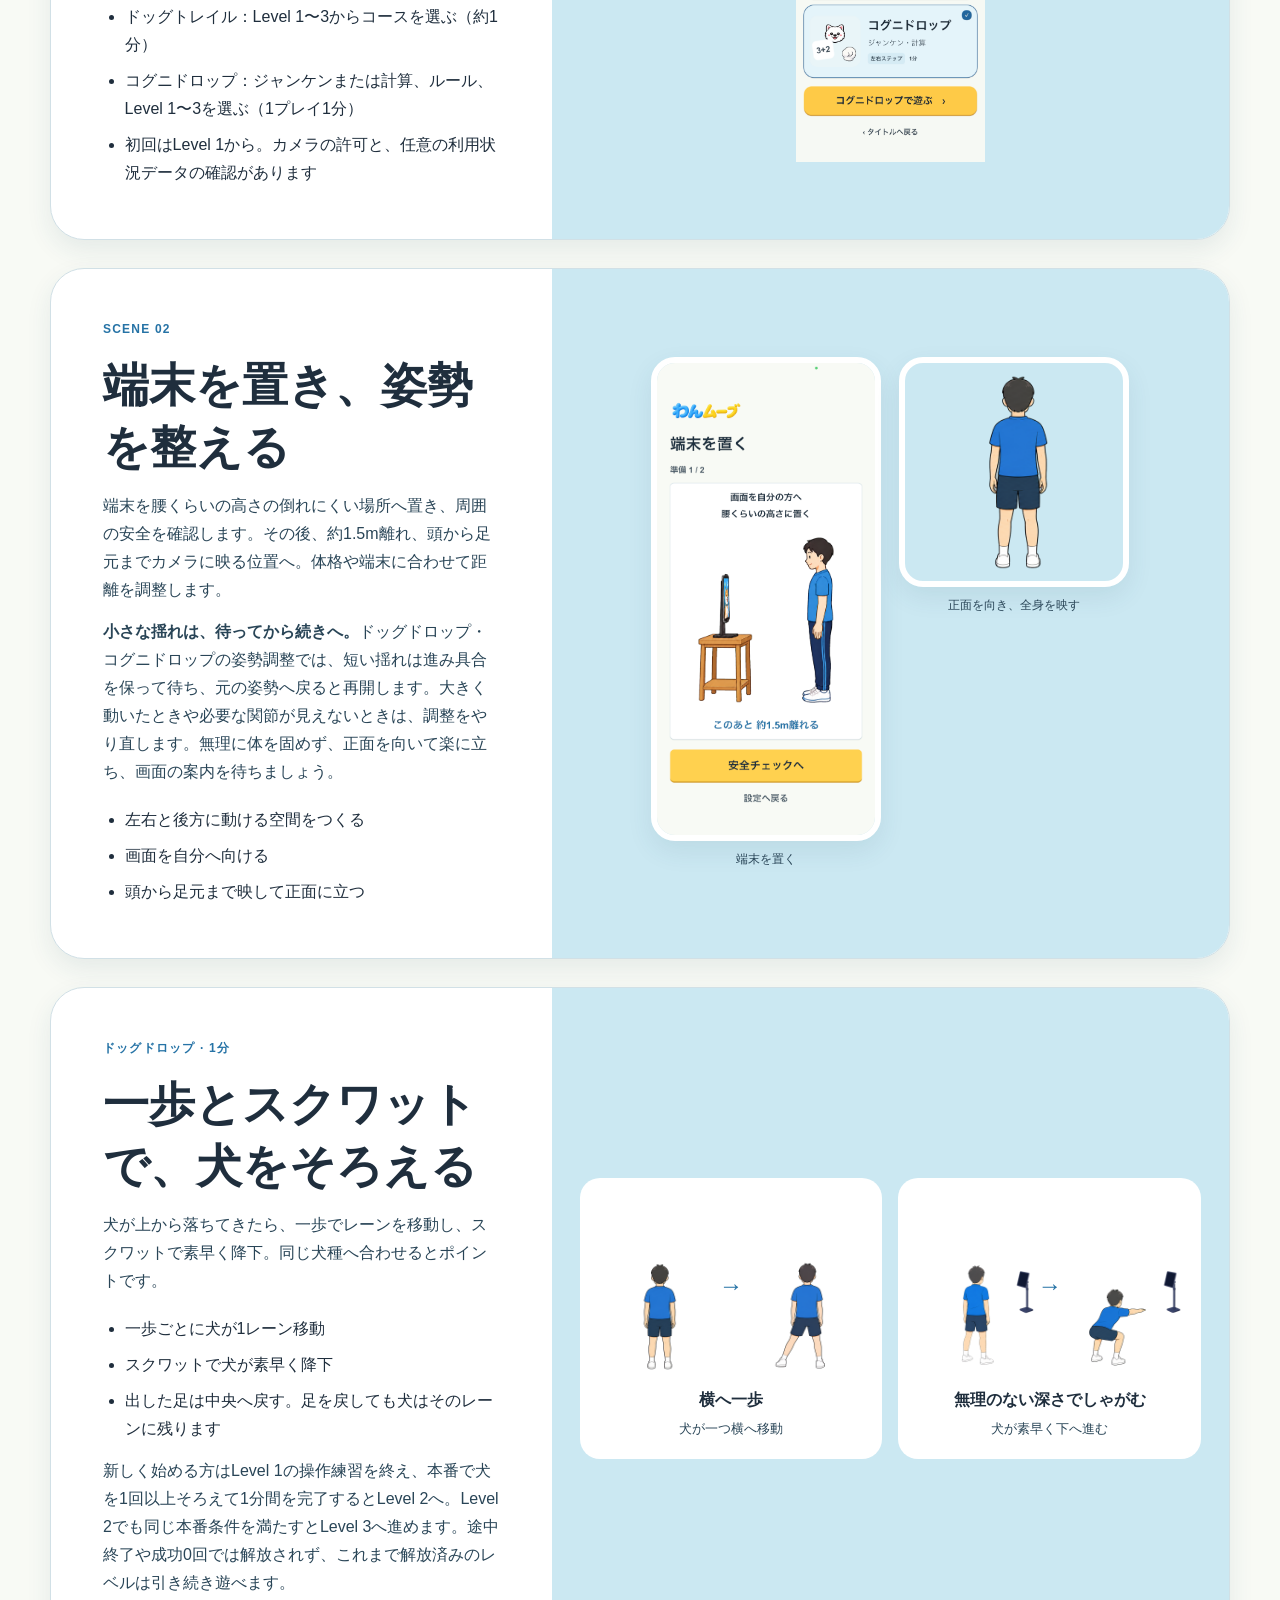
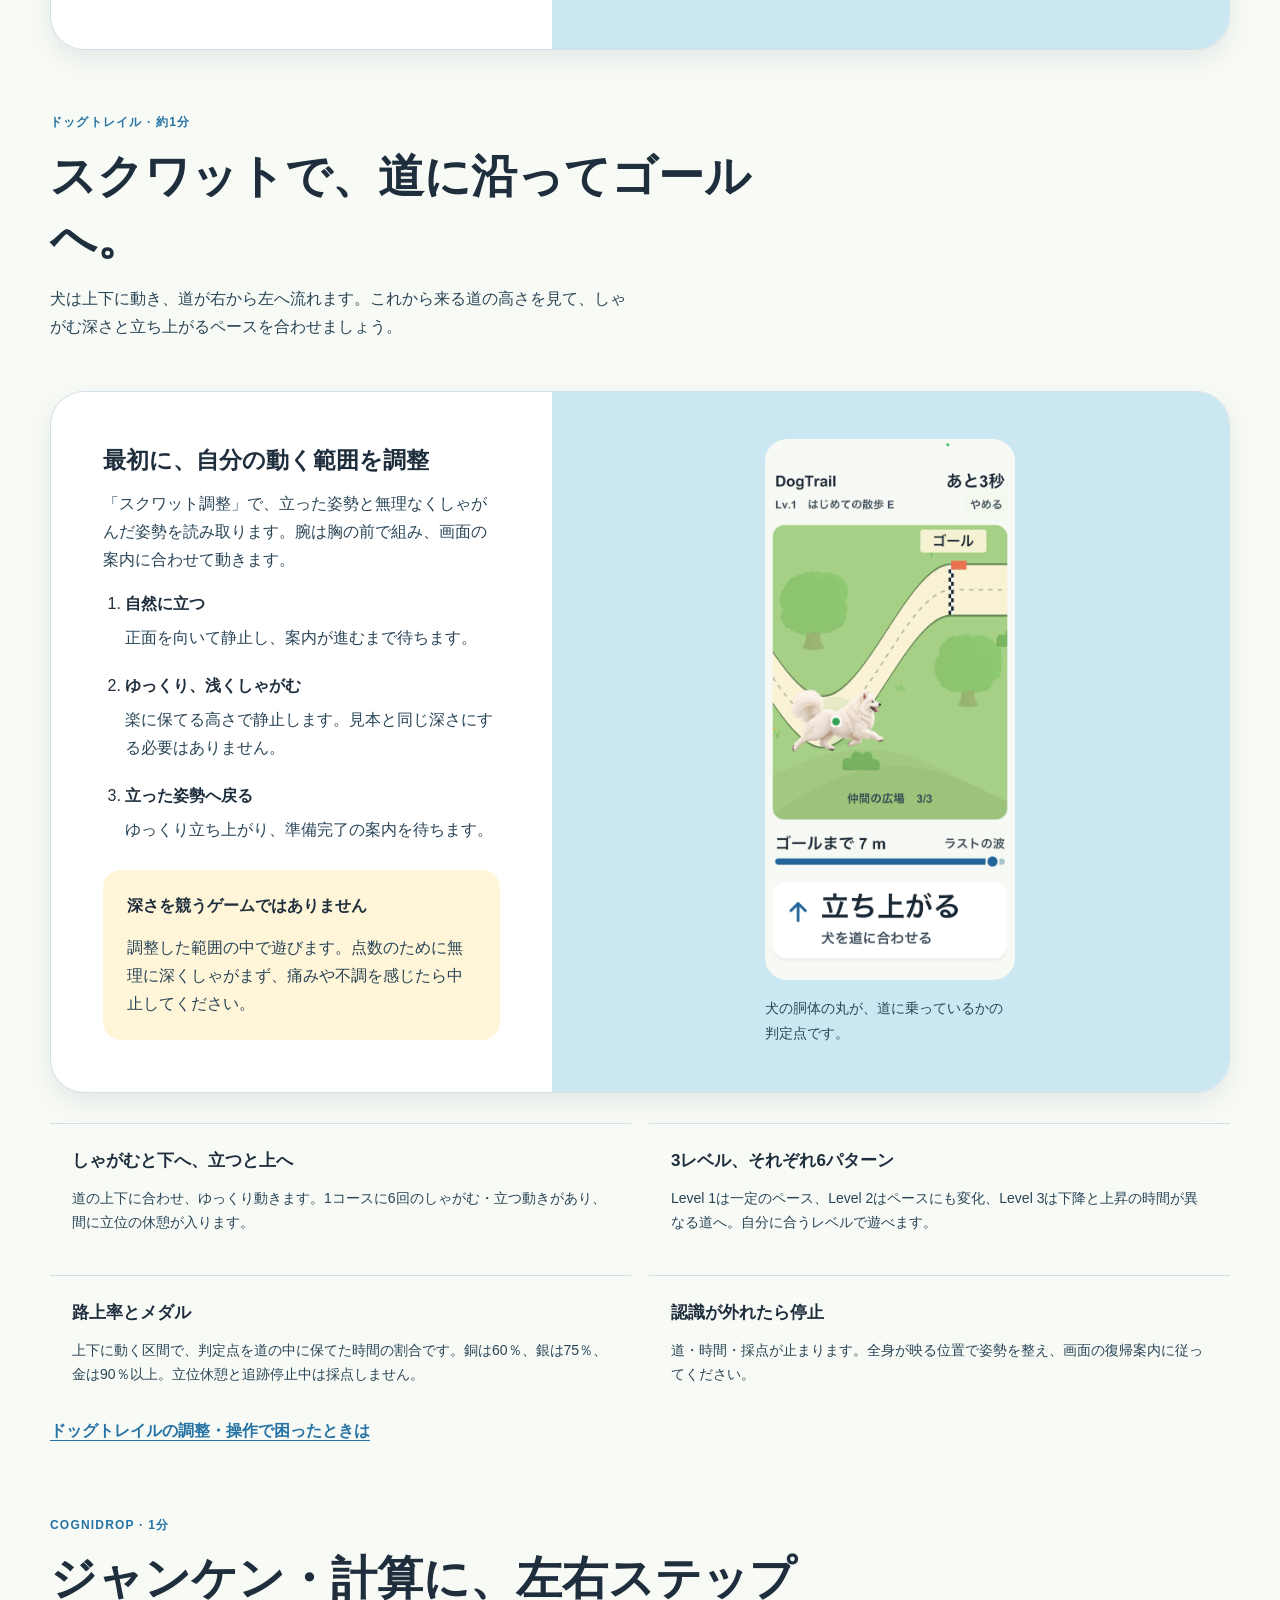
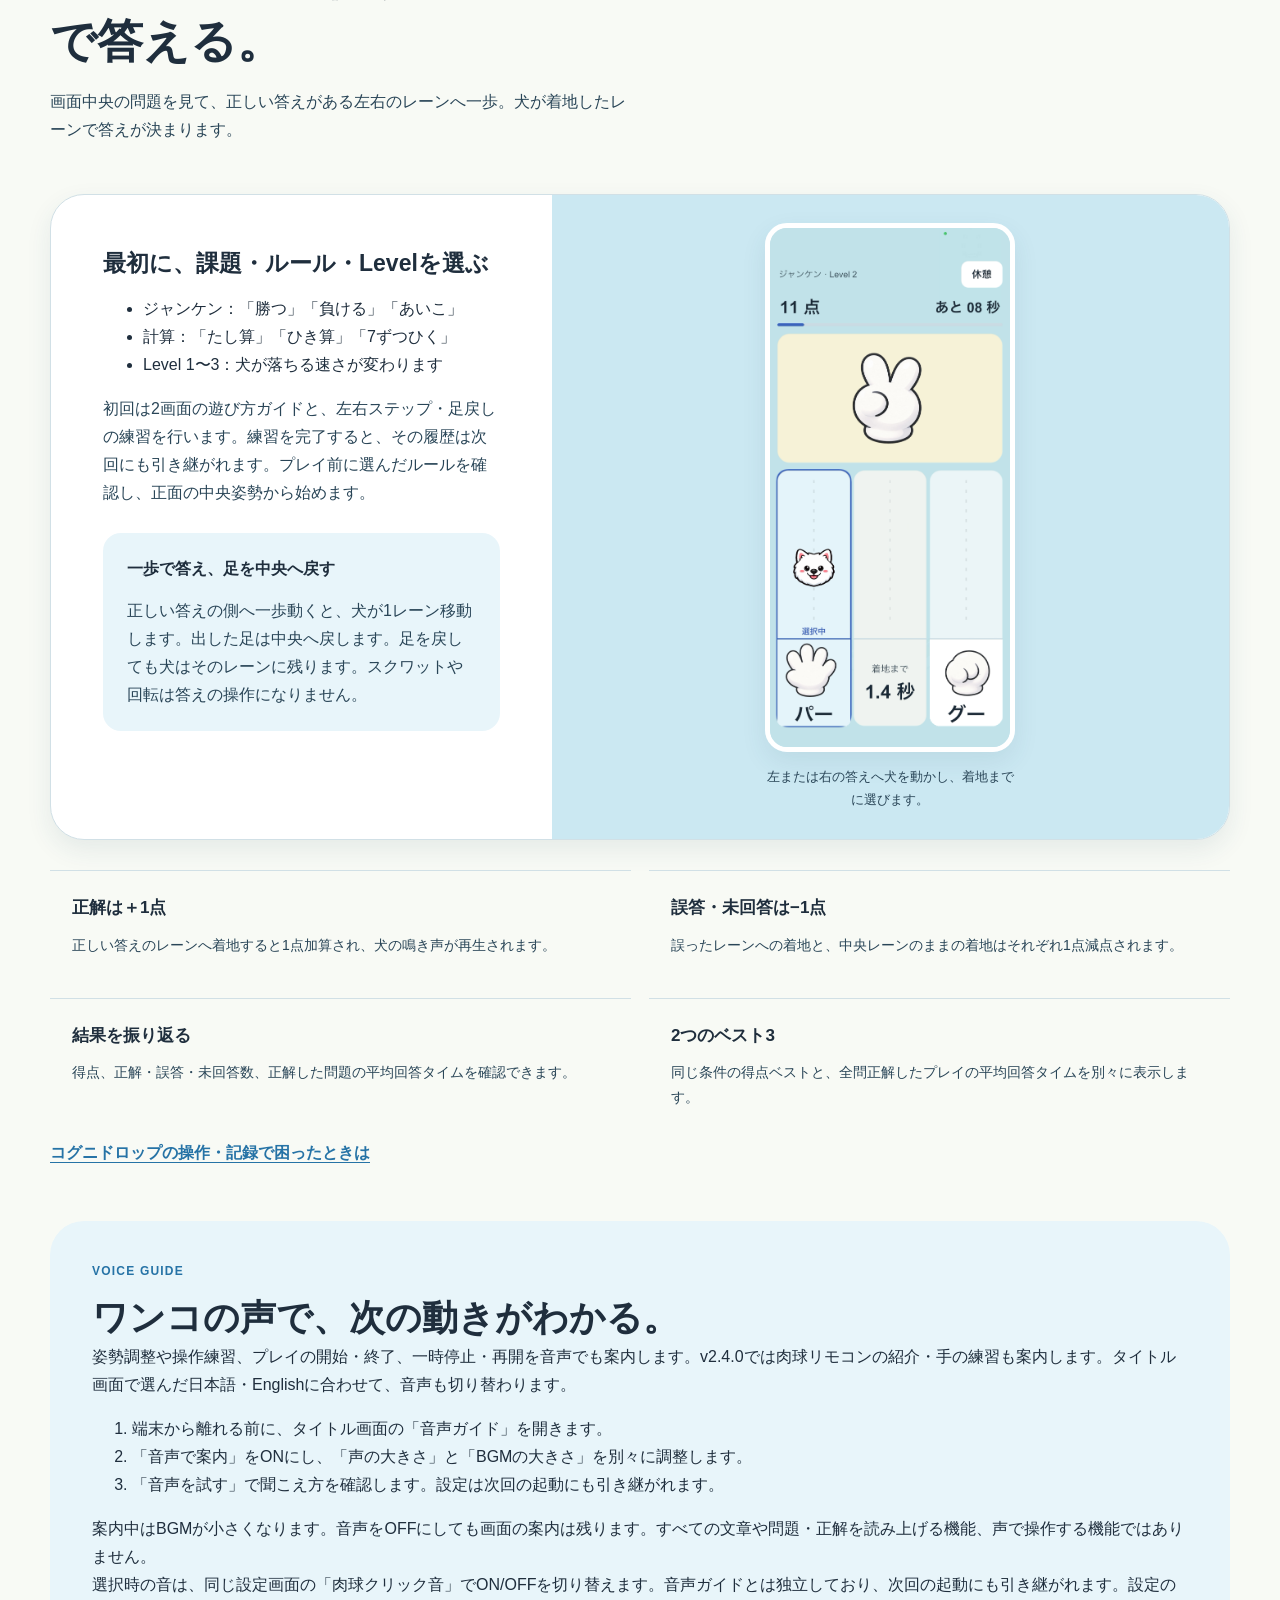
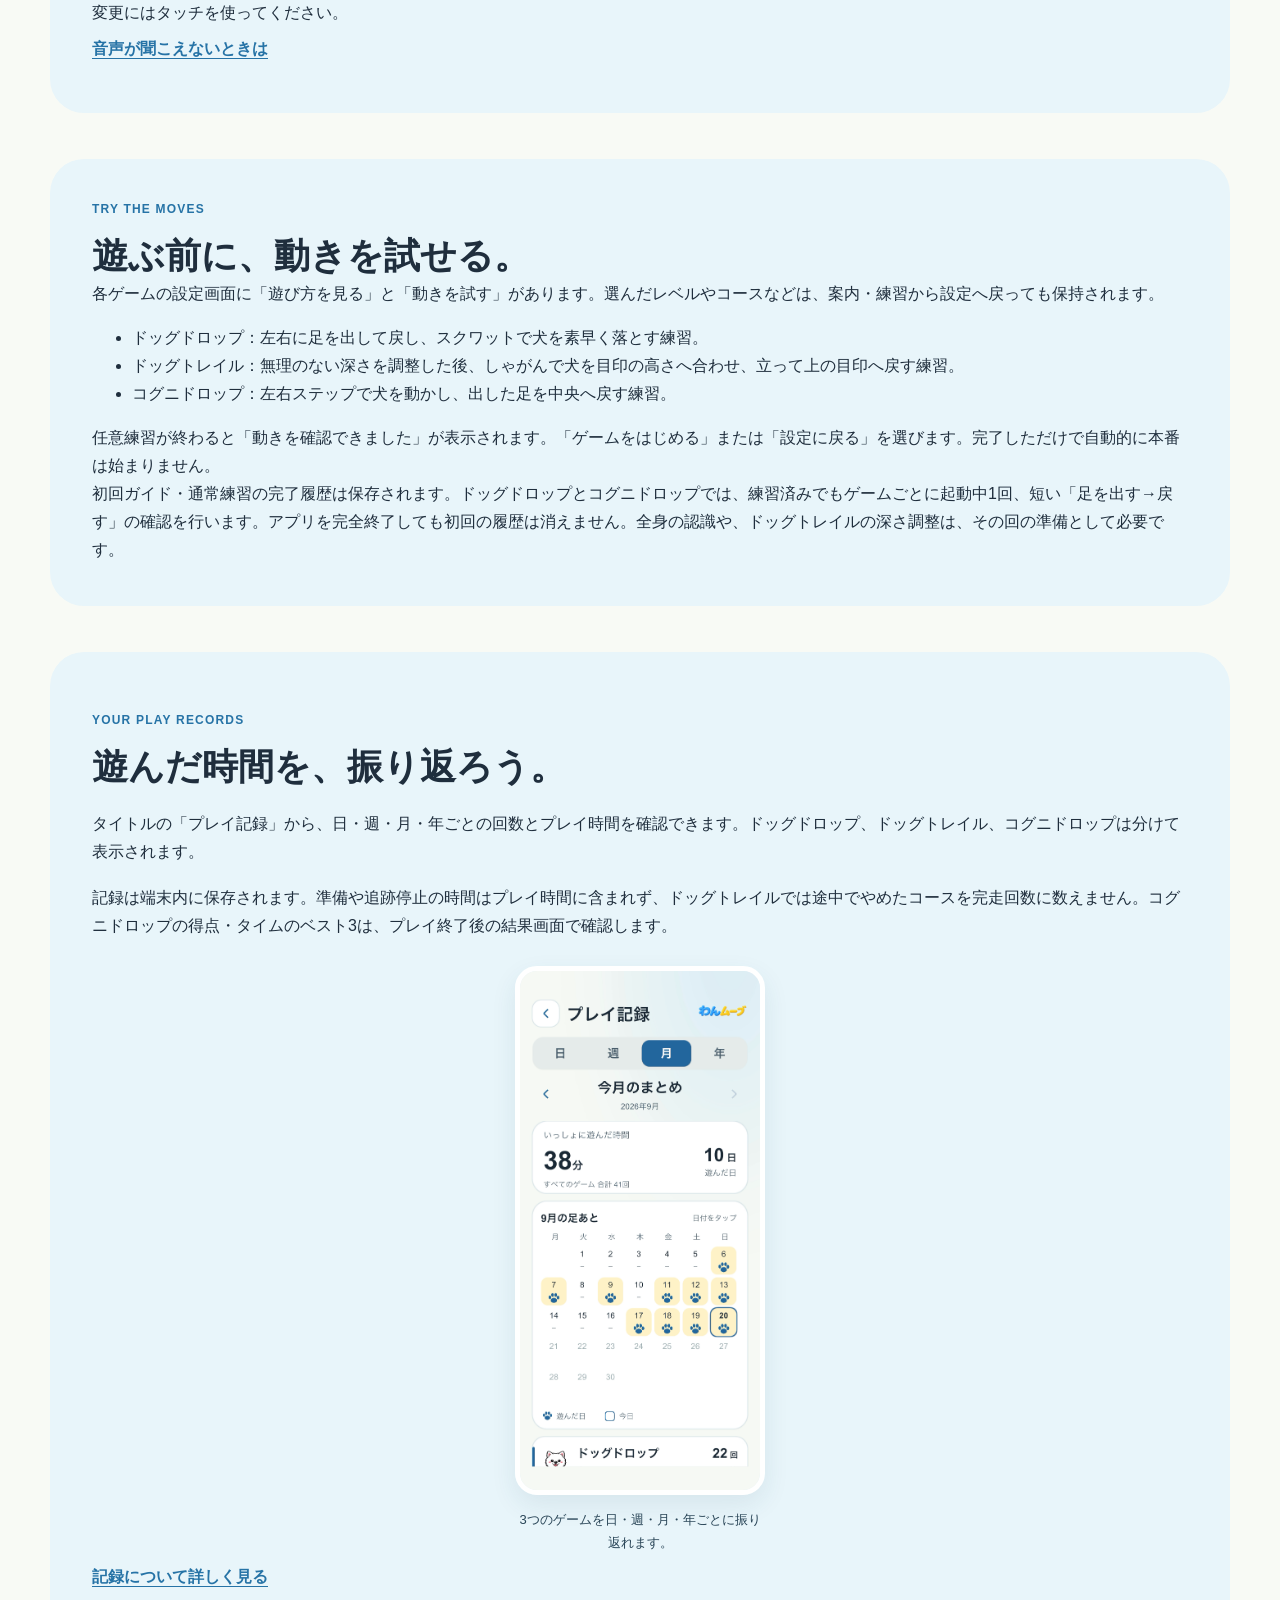
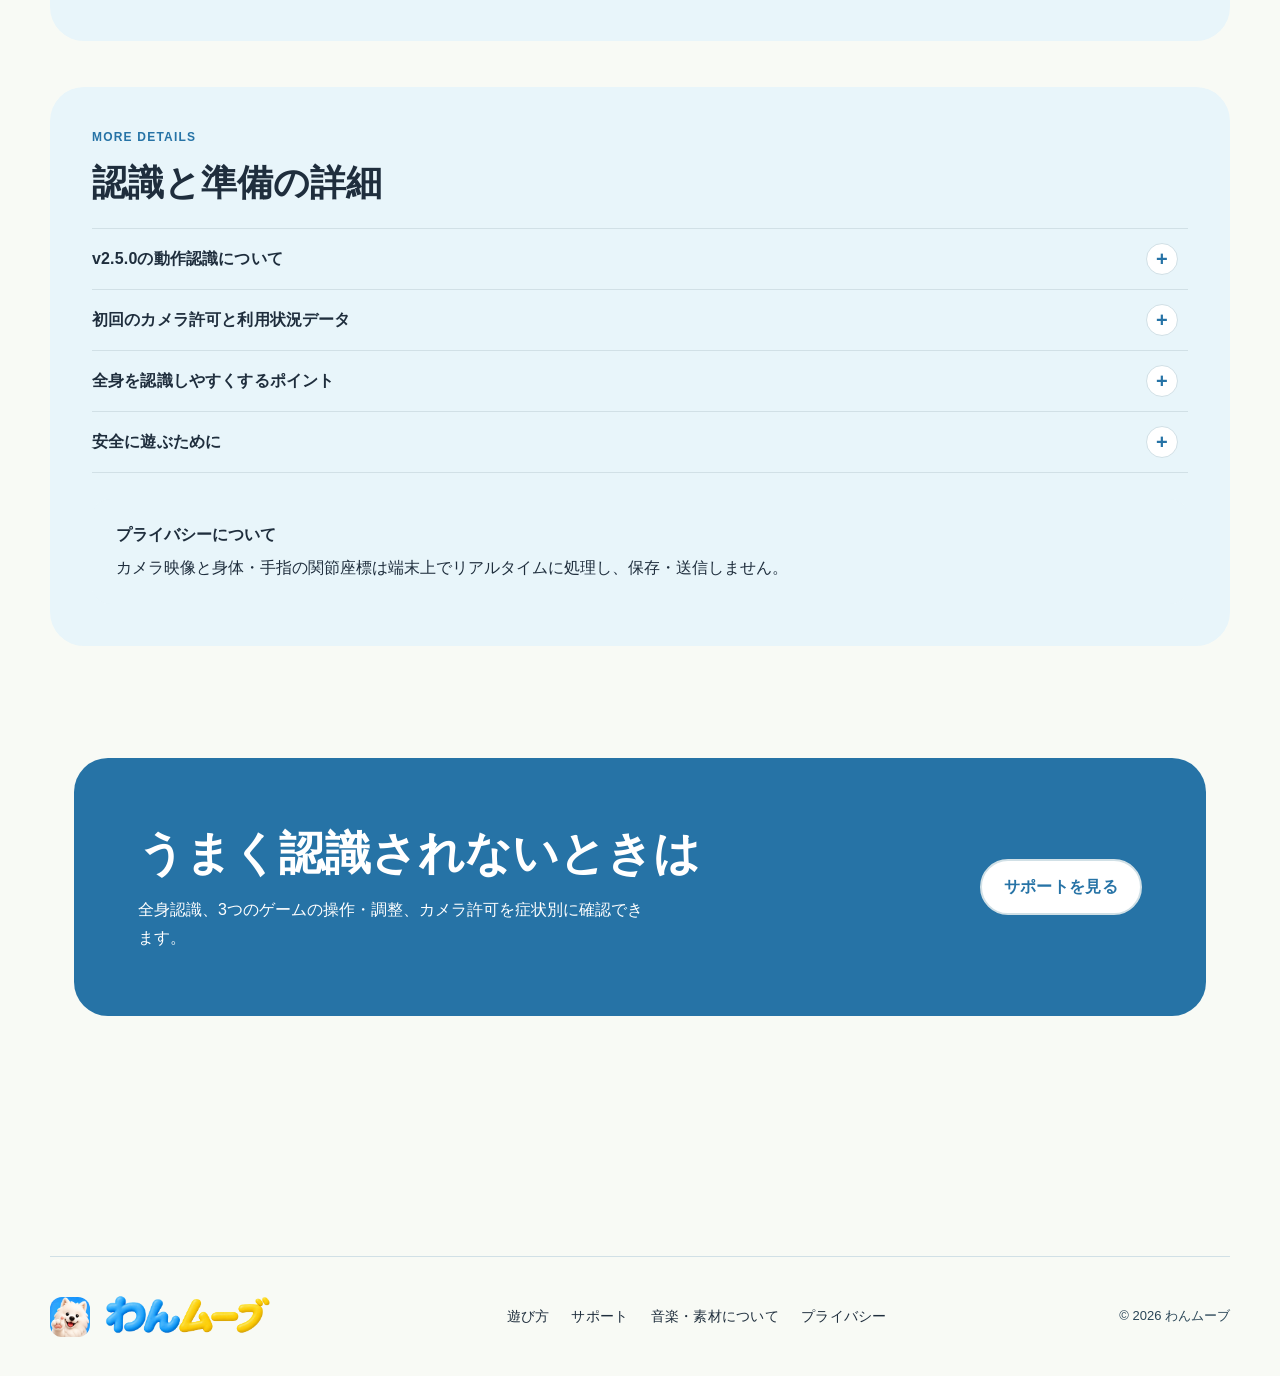
<file: guide.html>
<!doctype html>
<html lang="ja">
  <head>
    <meta charset="utf-8" />
    <meta name="viewport" content="width=device-width, initial-scale=1" />
    <meta name="description" content="わんムーブv2.5.0の始め方。改善した動作認識、短い揺れを保留する姿勢調整、肉球リモコン、3つのゲームの操作と安全な準備を紹介します。" />
    <title>遊び方 | わんムーブ</title>
    <link rel="icon" href="assets/wanmove-icon.png" />
    <link rel="stylesheet" href="assets/site.css?v=20261025-paw-visuals" />
    <link rel="alternate" hreflang="ja" href="guide.html" />
    <link rel="alternate" hreflang="en" href="en/guide.html" />
  </head>
  <body class="site-shell">
    <a class="skip-link" href="#main-content">本文へ移動</a>
    <header class="site-header" data-od-id="site-header">
      <a class="brand" href="index.html" aria-label="わんムーブ ホーム" data-od-id="header-brand">
        <img class="brand-icon" src="assets/wanmove-icon.png" width="1024" height="1024" alt="" />
        <img class="brand-logo" src="assets/wanmove-logo.png" width="2172" height="724" alt="わんムーブ" />
      </a>
      <nav class="site-nav" aria-label="主要メニュー" data-od-id="primary-navigation">
        <a href="guide.html" aria-current="page">遊び方</a>
        <a href="support.html">サポート</a>
        <a href="privacy.html">プライバシー</a>
        <a class="language-link" href="en/guide.html" lang="en" hreflang="en">English <span aria-hidden="true">↗</span></a>
      </nav>
    </header>

    <main id="main-content">
      <header class="page-hero" data-od-id="guide-hero">
        <p class="eyebrow">FIRST PLAY GUIDE</p>
        <h1 data-od-id="guide-heading">遊び方</h1>
        <p class="updated">v2.5.0対応 · 最終更新日：2026年11月17日</p>
        <p class="lead">まずはゲームを選び、安全に準備。画面と日本語・英語の音声ガイドで、次の動きを確認しましょう。</p>
        <p class="small">画面例には以前のバージョンで撮影したものを含みます。v2.5.0のボタンや案内と異なる場合があります。表示言語はタイトル画面で切り替えられます。</p>
      </header>

      <div class="article-wrap">
        <nav class="guide-jump" aria-label="遊び方の目次">
          <a class="button button-secondary" href="#paw-remote">肉球リモコン</a>
          <a class="button button-secondary" href="#scene-two-title">共通の準備</a>
          <a class="button button-secondary" href="#dogdrop">ドッグドロップ</a>
          <a class="button button-secondary" href="#dogtrail">ドッグトレイル</a>
          <a class="button button-secondary" href="#cognidrop">コグニドロップ</a>
          <a class="text-link" href="#voice-guide">音声ガイド</a>
          <a class="text-link" href="#practice">遊び方・練習</a>
          <a class="text-link" href="#play-records">プレイ記録</a>
        </nav>
        <section id="paw-remote" class="detail-group paw-visual-guide" aria-labelledby="paw-remote-title">
          <p class="eyebrow">PAW REMOTE · MENU CONTROL</p>
          <h2 id="paw-remote-title">肉球で、メニュー選び。</h2>
          <p>肉球リモコンは、端末から離れた場所でも対応するメニューボタンを選べる機能です。左手は青、右手はオレンジ。使いやすい片手で操作し、タッチも引き続き使えます。</p>
          <h3>手の動きは、4ステップ</h3>
          <p class="paw-visual-note">スクリーンショットは左手（青）の例です。手の見本も左手に揃えています。右手でも同じ操作で使えます。</p>
          <ol class="paw-motion-steps" role="list">
            <li class="paw-step-card"><span class="paw-step-number" aria-hidden="true">01</span><div class="paw-gesture-stage"><span class="paw-hand"><img src="assets/paw-remote-hand-poses.png" width="1774" height="887" loading="lazy" alt="画面へ向けた左手の開いた手のひらの見本" /></span></div><h4>手を開く</h4><p>手のひらを画面へ向け、少し待って肉球を表示します。</p></li>
            <li class="paw-step-card"><span class="paw-step-number" aria-hidden="true">02</span><div class="paw-gesture-stage"><span class="paw-hand"><img src="assets/paw-remote-hand-poses.png" width="1774" height="887" loading="lazy" alt="手を開いたまま動かす左手の見本" /></span><span class="paw-move-cue" aria-hidden="true">↔</span></div><h4>ボタンへ</h4><p>肉球を合わせ、ボタンの輪郭が光るまで待ちます。</p><a class="text-link" href="#paw-screen-before">画面Aで確認</a></li>
            <li class="paw-step-card"><span class="paw-step-number" aria-hidden="true">03</span><div class="paw-gesture-stage"><span class="paw-hand paw-hand-closed"><img src="assets/paw-remote-hand-poses.png" width="1774" height="887" loading="lazy" alt="選択するときに握った左手の見本" /></span></div><h4>握って選ぶ</h4><p>手の位置を保ちながら握ると、そのボタンを選べます。</p><a class="text-link" href="#paw-screen-after">画面Bで確認</a></li>
            <li class="paw-step-card"><span class="paw-step-number" aria-hidden="true">04</span><div class="paw-gesture-stage"><span class="paw-hand"><img src="assets/paw-remote-hand-poses.png" width="1774" height="887" loading="lazy" alt="次の操作の前に開き直した左手の見本" /></span></div><h4>開き直す</h4><p>選んだ同じ手を開いてから、次のボタンに合わせます。</p></li>
          </ol>
          <p class="paw-visual-note">手の見本は説明用イラストです。下の2枚は、ご提供いただいた実機のゲーム選択画面です。</p>
          <h3>画面の変化を確認しよう</h3>
          <div class="paw-screen-grid">
            <figure class="paw-screen-card" id="paw-screen-before"><h4>A · 枠が光ったら、握る</h4><a class="paw-screen-link" href="assets/paw-remote-ready-ja.png" aria-label="画面Aの実機スクリーンショットを大きく表示"><img src="assets/paw-remote-ready-ja.png" width="1170" height="2532" loading="lazy" alt="青い左手の肉球がドッグトレイルに重なり、カードの輪郭が光っているゲーム選択画面。選択済みのチェックはまだドッグドロップにある" /></a><figcaption><strong>光る枠は「選べる」の合図。</strong>ドッグトレイルに肉球を合わせた状態です。この時点では、チェックはまだドッグドロップにあります。</figcaption></figure>
            <figure class="paw-screen-card" id="paw-screen-after"><h4>B · チェックが移れば選択済み</h4><a class="paw-screen-link" href="assets/paw-remote-selected-ja.png" aria-label="画面Bの実機スクリーンショットを大きく表示"><img src="assets/paw-remote-selected-ja.png" width="1170" height="2532" loading="lazy" alt="ドッグトレイルのカードにチェックが付き、下の黄色いボタンがドッグトレイルで遊ぶへ変わったゲーム選択画面" /></a><figcaption><strong>チェックと下のボタンが変わります。</strong>ドッグトレイルが選ばれた画面です。同じ手を開き直すと、次の操作ができます。</figcaption></figure>
          </div>
          <p class="paw-visual-note">画像を選ぶと大きく表示できます。「ゲームを選ぶ」と「選んだゲームを始める」は別の操作です。始めるときは、下の黄色い「○○で遊ぶ」ボタンを選びます。</p>
          <p>ゲーム選択・設定・遊び方・準備中の対応ボタン・身体操作の練習完了・結果などで使えます。すべてのボタンやスクロール操作に対応するものではありません。ゲーム中や身体操作の練習中は、これまでどおりステップやスクワットで操作します。</p>
          <h3>はじめて使うとき・もう一度練習したいとき</h3>
          <p>初回のゲーム選択時に紹介が表示されます。タイトルの「遊び方」→「肉球リモコン」からも説明を確認し、「試してみる」で任意の手の操作練習へ進めます。練習では肉球でボタンを選び、選んだ同じ手を開くと完了です。タッチでボタンを押すだけでは肉球練習の完了にはなりません。</p>
          <p>紹介を確認したことや練習完了の状態は端末内に保存されます。肉球練習は、各ゲームで行うステップ・スクワットの練習とは別です。日本語・英語の音声でも手の動きや次の操作を案内します。</p>
          <div class="info-box"><strong>うまく選べないときは</strong><p>明るい場所で、手と指が前面カメラに入り、手のひらが画面を向いていることを確認します。手を大きく振らず、ボタン上で待ってから握り、次は開き直してください。認識が戻らない場合や非対応の画面では、タッチを使えます。</p></div>
          <a class="text-link" href="support.html#paw-remote">肉球が出ない・選べないときの対処方法</a>
        </section>

        <div class="scene-list" aria-label="わんムーブの準備とゲーム別の遊び方">
          <section class="scene" aria-labelledby="scene-one-title" data-od-id="guide-scene-select">
            <div class="scene-copy">
              <p class="scene-label">SCENE 01</p>
              <h2 id="scene-one-title" data-od-id="scene-select-heading">ゲームを選ぶ</h2>
              <p>タイトルの「ゲームをえらぶ」から、遊びたいゲームを選び、「このゲームで遊ぶ」を押します。ゲームごとの案内を見て設定へ進みます。</p>
              <ul>
                <li>ドッグドロップ：新しく始める方はLevel 1から、順に2・3を解放（1プレイ1分、準備・練習は別）</li>
                <li>ドッグトレイル：Level 1〜3からコースを選ぶ（約1分）</li>
                <li>コグニドロップ：ジャンケンまたは計算、ルール、Level 1〜3を選ぶ（1プレイ1分）</li>
                <li>初回はLevel 1から。カメラの許可と、任意の利用状況データの確認があります</li>
              </ul>
            </div>
            <div class="scene-media">
              <img src="assets/v2-1-game-select.png" width="1170" height="2532" alt="わんムーブのゲーム選択画面。ドッグドロップ、ドッグトレイル、コグニドロップの3つから選べます" />
            </div>
          </section>

          <section class="scene" aria-labelledby="scene-two-title" data-od-id="guide-scene-prepare">
            <div class="scene-copy">
              <p class="scene-label">SCENE 02</p>
              <h2 id="scene-two-title" data-od-id="scene-prepare-heading">端末を置き、姿勢を整える</h2>
              <p>端末を腰くらいの高さの倒れにくい場所へ置き、周囲の安全を確認します。その後、約1.5m離れ、頭から足元までカメラに映る位置へ。体格や端末に合わせて距離を調整します。</p>
              <p><strong>小さな揺れは、待ってから続きへ。</strong>ドッグドロップ・コグニドロップの姿勢調整では、短い揺れは進み具合を保って待ち、元の姿勢へ戻ると再開します。大きく動いたときや必要な関節が見えないときは、調整をやり直します。無理に体を固めず、正面を向いて楽に立ち、画面の案内を待ちましょう。</p>
              <ul>
                <li>左右と後方に動ける空間をつくる</li>
                <li>画面を自分へ向ける</li>
                <li>頭から足元まで映して正面に立つ</li>
              </ul>
            </div>
            <div class="scene-media">
              <div class="phone-pair">
                <figure data-od-id="guide-device-placement-image">
                  <img src="assets/v2-device-placement.png" width="1170" height="2532" loading="lazy" decoding="async" alt="わんムーブで端末を腰くらいの高さに置く案内画面" />
                  <figcaption>端末を置く</figcaption>
                </figure>
                <figure data-od-id="guide-posture-image">
                  <img src="assets/guide-neutral-stance.png" width="512" height="512" loading="lazy" decoding="async" alt="カメラへ正面を向いて立つ姿勢のイラスト" />
                  <figcaption>正面を向き、全身を映す</figcaption>
                </figure>
              </div>
            </div>
          </section>

          <section id="dogdrop" class="scene" aria-labelledby="scene-three-title" data-od-id="guide-scene-control">
            <div class="scene-copy">
              <p class="scene-label">ドッグドロップ · 1分</p>
              <h2 id="scene-three-title" data-od-id="scene-control-heading">一歩とスクワットで、犬をそろえる</h2>
              <p>犬が上から落ちてきたら、一歩でレーンを移動し、スクワットで素早く降下。同じ犬種へ合わせるとポイントです。</p>
              <ul>
                <li>一歩ごとに犬が1レーン移動</li>
                <li>スクワットで犬が素早く降下</li>
                <li>出した足は中央へ戻す。足を戻しても犬はそのレーンに残ります</li>
              </ul>
              <p>新しく始める方はLevel 1の操作練習を終え、本番で犬を1回以上そろえて1分間を完了するとLevel 2へ。Level 2でも同じ本番条件を満たすとLevel 3へ進めます。途中終了や成功0回では解放されず、これまで解放済みのレベルは引き続き遊べます。</p>
            </div>
            <div class="scene-media">
              <div class="control-pair">
                <article class="control-demo" data-od-id="guide-side-step-demo">
                  <div class="control-images" aria-hidden="true">
                    <img src="assets/guide-neutral-stance.png" alt="" />
                    <span>→</span>
                    <img src="assets/guide-side-step.png" alt="" />
                  </div>
                  <strong>横へ一歩</strong>
                  <p>犬が一つ横へ移動</p>
                </article>
                <article class="control-demo" data-od-id="guide-squat-demo">
                  <div class="control-images" aria-hidden="true">
                    <img src="assets/guide-standing-camera.png" alt="" />
                    <span>→</span>
                    <img src="assets/guide-squat-camera.png" alt="" />
                  </div>
                  <strong>無理のない深さでしゃがむ</strong>
                  <p>犬が素早く下へ進む</p>
                </article>
              </div>
            </div>
          </section>
        </div>

        <section id="dogtrail" class="trail-guide" aria-labelledby="dogtrail-title">
          <div class="section-heading">
            <p class="eyebrow">ドッグトレイル · 約1分</p>
            <h2 id="dogtrail-title">スクワットで、道に沿ってゴールへ。</h2>
            <p>犬は上下に動き、道が右から左へ流れます。これから来る道の高さを見て、しゃがむ深さと立ち上がるペースを合わせましょう。</p>
          </div>
          <div class="scene">
            <div class="scene-copy">
              <h3>最初に、自分の動く範囲を調整</h3>
              <p>「スクワット調整」で、立った姿勢と無理なくしゃがんだ姿勢を読み取ります。腕は胸の前で組み、画面の案内に合わせて動きます。</p>
              <ol class="calibration-steps">
                <li><strong>自然に立つ</strong><span>正面を向いて静止し、案内が進むまで待ちます。</span></li>
                <li><strong>ゆっくり、浅くしゃがむ</strong><span>楽に保てる高さで静止します。見本と同じ深さにする必要はありません。</span></li>
                <li><strong>立った姿勢へ戻る</strong><span>ゆっくり立ち上がり、準備完了の案内を待ちます。</span></li>
              </ol>
              <div class="safety-box"><strong>深さを競うゲームではありません</strong><p>調整した範囲の中で遊びます。点数のために無理に深くしゃがまず、痛みや不調を感じたら中止してください。</p></div>
            </div>
            <div class="scene-media">
              <figure class="guide-trail-shot">
                <img src="assets/v2-dogtrail.png" width="1170" height="2532" loading="lazy" decoding="async" alt="サモエドの胴体の丸い判定点を道の中に合わせるドッグトレイルの画面" />
                <figcaption>犬の胴体の丸が、道に乗っているかの判定点です。</figcaption>
              </figure>
            </div>
          </div>
          <div class="mechanic-grid">
            <article class="mechanic-card"><strong>しゃがむと下へ、立つと上へ</strong><p>道の上下に合わせ、ゆっくり動きます。1コースに6回のしゃがむ・立つ動きがあり、間に立位の休憩が入ります。</p></article>
            <article class="mechanic-card"><strong>3レベル、それぞれ6パターン</strong><p>Level 1は一定のペース、Level 2はペースにも変化、Level 3は下降と上昇の時間が異なる道へ。自分に合うレベルで遊べます。</p></article>
            <article class="mechanic-card"><strong>路上率とメダル</strong><p>上下に動く区間で、判定点を道の中に保てた時間の割合です。銅は60％、銀は75％、金は90％以上。立位休憩と追跡停止中は採点しません。</p></article>
            <article class="mechanic-card"><strong>認識が外れたら停止</strong><p>道・時間・採点が止まります。全身が映る位置で姿勢を整え、画面の復帰案内に従ってください。</p></article>
          </div>
          <a class="text-link" href="support.html#dogtrail-calibration">ドッグトレイルの調整・操作で困ったときは</a>
        </section>

        <section id="cognidrop" class="cogni-guide" aria-labelledby="cognidrop-title">
          <div class="section-heading">
            <p class="eyebrow">COGNIDROP · 1分</p>
            <h2 id="cognidrop-title">ジャンケン・計算に、左右ステップで答える。</h2>
            <p>画面中央の問題を見て、正しい答えがある左右のレーンへ一歩。犬が着地したレーンで答えが決まります。</p>
          </div>
          <div class="scene">
            <div class="scene-copy">
              <h3>最初に、課題・ルール・Levelを選ぶ</h3>
              <ul>
                <li>ジャンケン：「勝つ」「負ける」「あいこ」</li>
                <li>計算：「たし算」「ひき算」「7ずつひく」</li>
                <li>Level 1〜3：犬が落ちる速さが変わります</li>
              </ul>
              <p>初回は2画面の遊び方ガイドと、左右ステップ・足戻しの練習を行います。練習を完了すると、その履歴は次回にも引き継がれます。プレイ前に選んだルールを確認し、正面の中央姿勢から始めます。</p>
              <div class="info-box"><strong>一歩で答え、足を中央へ戻す</strong><p>正しい答えの側へ一歩動くと、犬が1レーン移動します。出した足は中央へ戻します。足を戻しても犬はそのレーンに残ります。スクワットや回転は答えの操作になりません。</p></div>
            </div>
            <div class="scene-media">
              <figure class="guide-mode-shot">
                <img src="assets/v2-1-cognidrop.png" width="1170" height="2532" loading="lazy" decoding="async" alt="コグニドロップのジャンケン画面。問題の手と左右の答えが表示されています" />
                <figcaption>左または右の答えへ犬を動かし、着地までに選びます。</figcaption>
              </figure>
            </div>
          </div>
          <div class="mechanic-grid">
            <article class="mechanic-card"><strong>正解は＋1点</strong><p>正しい答えのレーンへ着地すると1点加算され、犬の鳴き声が再生されます。</p></article>
            <article class="mechanic-card"><strong>誤答・未回答は−1点</strong><p>誤ったレーンへの着地と、中央レーンのままの着地はそれぞれ1点減点されます。</p></article>
            <article class="mechanic-card"><strong>結果を振り返る</strong><p>得点、正解・誤答・未回答数、正解した問題の平均回答タイムを確認できます。</p></article>
            <article class="mechanic-card"><strong>2つのベスト3</strong><p>同じ条件の得点ベストと、全問正解したプレイの平均回答タイムを別々に表示します。</p></article>
          </div>
          <a class="text-link" href="support.html#cognidrop-support">コグニドロップの操作・記録で困ったときは</a>
        </section>

        <section id="voice-guide" class="detail-group" aria-labelledby="voice-guide-title">
          <p class="eyebrow">VOICE GUIDE</p>
          <h2 id="voice-guide-title">ワンコの声で、次の動きがわかる。</h2>
          <p>姿勢調整や操作練習、プレイの開始・終了、一時停止・再開を音声でも案内します。v2.4.0では肉球リモコンの紹介・手の練習も案内します。タイトル画面で選んだ日本語・Englishに合わせて、音声も切り替わります。</p>
          <ol>
            <li>端末から離れる前に、タイトル画面の「音声ガイド」を開きます。</li>
            <li>「音声で案内」をONにし、「声の大きさ」と「BGMの大きさ」を別々に調整します。</li>
            <li>「音声を試す」で聞こえ方を確認します。設定は次回の起動にも引き継がれます。</li>
          </ol>
          <p>案内中はBGMが小さくなります。音声をOFFにしても画面の案内は残ります。すべての文章や問題・正解を読み上げる機能、声で操作する機能ではありません。</p>
          <p>選択時の音は、同じ設定画面の「肉球クリック音」でON/OFFを切り替えます。音声ガイドとは独立しており、次回の起動にも引き継がれます。設定の変更にはタッチを使ってください。</p>
          <a class="text-link" href="support.html#voice-guide">音声が聞こえないときは</a>
        </section>

        <section id="practice" class="detail-group" aria-labelledby="practice-title">
          <p class="eyebrow">TRY THE MOVES</p>
          <h2 id="practice-title">遊ぶ前に、動きを試せる。</h2>
          <p>各ゲームの設定画面に「遊び方を見る」と「動きを試す」があります。選んだレベルやコースなどは、案内・練習から設定へ戻っても保持されます。</p>
          <ul>
            <li>ドッグドロップ：左右に足を出して戻し、スクワットで犬を素早く落とす練習。</li>
            <li>ドッグトレイル：無理のない深さを調整した後、しゃがんで犬を目印の高さへ合わせ、立って上の目印へ戻す練習。</li>
            <li>コグニドロップ：左右ステップで犬を動かし、出した足を中央へ戻す練習。</li>
          </ul>
          <p>任意練習が終わると「動きを確認できました」が表示されます。「ゲームをはじめる」または「設定に戻る」を選びます。完了しただけで自動的に本番は始まりません。</p>
          <p>初回ガイド・通常練習の完了履歴は保存されます。ドッグドロップとコグニドロップでは、練習済みでもゲームごとに起動中1回、短い「足を出す→戻す」の確認を行います。アプリを完全終了しても初回の履歴は消えません。全身の認識や、ドッグトレイルの深さ調整は、その回の準備として必要です。</p>
        </section>

        <section id="play-records" class="detail-group" aria-labelledby="play-records-title">
          <p class="eyebrow">YOUR PLAY RECORDS</p>
          <h2 id="play-records-title">遊んだ時間を、振り返ろう。</h2>
          <p>タイトルの「プレイ記録」から、日・週・月・年ごとの回数とプレイ時間を確認できます。ドッグドロップ、ドッグトレイル、コグニドロップは分けて表示されます。</p>
          <p>記録は端末内に保存されます。準備や追跡停止の時間はプレイ時間に含まれず、ドッグトレイルでは途中でやめたコースを完走回数に数えません。コグニドロップの得点・タイムのベスト3は、プレイ終了後の結果画面で確認します。</p>
          <figure class="records-shot"><img src="assets/v2-1-play-records.png" width="1170" height="2532" loading="lazy" decoding="async" alt="わんムーブの月ごとのプレイ記録画面。遊んだ時間、日数、足あと、ゲーム別の回数を確認できます" /><figcaption>3つのゲームを日・週・月・年ごとに振り返れます。</figcaption></figure>
          <a class="text-link" href="support.html#records">記録について詳しく見る</a>
        </section>

        <section class="detail-group" aria-labelledby="details-title" data-od-id="guide-details">
          <p class="eyebrow">MORE DETAILS</p>
          <h2 id="details-title">認識と準備の詳細</h2>
          <details id="motion-recognition"><summary>v2.5.0の動作認識について</summary><div class="details-body"><p>ドッグドロップの左右ステップ・スクワットと、コグニドロップの左右ステップは、アプリに同梱した機械学習モデルで認識します。追加のモデル設定や学習データの提供は不要です。処理は端末内で行い、画像や関節座標を保存・送信しません。</p><p>ドッグトレイルのスクワット調整と、肉球リモコンの操作手順は引き続きそれぞれの案内に従ってください。</p></div></details>
          <details data-od-id="guide-detail-first-launch">
            <summary>初回のカメラ許可と利用状況データ</summary>
            <div class="details-body">
              <p>体の動きと肉球リモコンの手の動きを読み取るため、初回の確認画面でカメラへのアクセスを許可します。</p>
              <p>利用状況データの送信は任意です。「送信しない」を選んでもゲームを利用できます。</p>
              <p>共有の停止や送信済みデータの削除については、タイトルの「プライバシー設定」または<a class="text-link" href="support.html#analytics-sharing">解析データのサポートFAQ</a>をご覧ください。共有停止や削除依頼を行っても、端末内のプレイ記録・自己ベスト・言語設定は残ります。</p>
            </div>
          </details>
          <details data-od-id="guide-detail-recognition">
            <summary>全身を認識しやすくするポイント</summary>
            <div class="details-body">
              <ul>
                <li>明るい場所で、強い逆光を避けます。</li>
                <li>頭、両膝、足元までカメラに入れます。</li>
                <li>プレイヤー以外の人が認識範囲へ入らないようにします。</li>
                <li>正面を向いて静止します。ドッグドロップとコグニドロップでは腕を自然に下ろし、ドッグトレイルの調整では胸の前で組みます。</li>
              </ul>
              <p>カメラ映像を表示するのは、ドッグドロップ・コグニドロップの姿勢調整とドッグトレイルのスクワット調整中です。操作練習とゲーム中には表示しません。</p>
            </div>
          </details>
          <details data-od-id="guide-detail-safety">
            <summary>安全に遊ぶために</summary>
            <div class="details-body">
              <ul>
                <li>左右と後方に、物や人へぶつからない空間を確保してください。</li>
                <li>痛み、めまい、強い疲れ、体調不良があるときはプレイしないでください。</li>
                <li>無理に深くしゃがんだり、大きく動いたりしないでください。</li>
                <li>お子さまが利用する場合は、保護者が端末の設置と周囲の安全を確認してください。</li>
              </ul>
            </div>
          </details>
          <div class="info-box">
            <strong>プライバシーについて</strong>
            <p>カメラ映像と身体・手指の関節座標は端末上でリアルタイムに処理し、保存・送信しません。</p>
          </div>
        </section>

        <section class="section" aria-labelledby="guide-help-title" data-od-id="guide-support-cta">
          <div class="closing-panel">
            <div>
              <h2 id="guide-help-title">うまく認識されないときは</h2>
              <p>全身認識、3つのゲームの操作・調整、カメラ許可を症状別に確認できます。</p>
            </div>
            <a class="button button-secondary" href="support.html">サポートを見る</a>
          </div>
        </section>
      </div>
    </main>

    <footer class="site-footer" data-od-id="site-footer">
      <a class="brand" href="index.html" aria-label="わんムーブ ホーム"><img class="brand-icon" src="assets/wanmove-icon.png" width="1024" height="1024" alt="" /><img class="brand-logo" src="assets/wanmove-logo.png" width="2172" height="724" alt="わんムーブ" /></a>
      <nav class="footer-nav" aria-label="フッターメニュー">
        <a href="guide.html">遊び方</a><a href="support.html">サポート</a><a href="support.html#music-credits">音楽・素材について</a><a href="privacy.html">プライバシー</a>
      </nav>
      <span>© 2026 わんムーブ</span>
    </footer>
  </body>
</html>
</file>
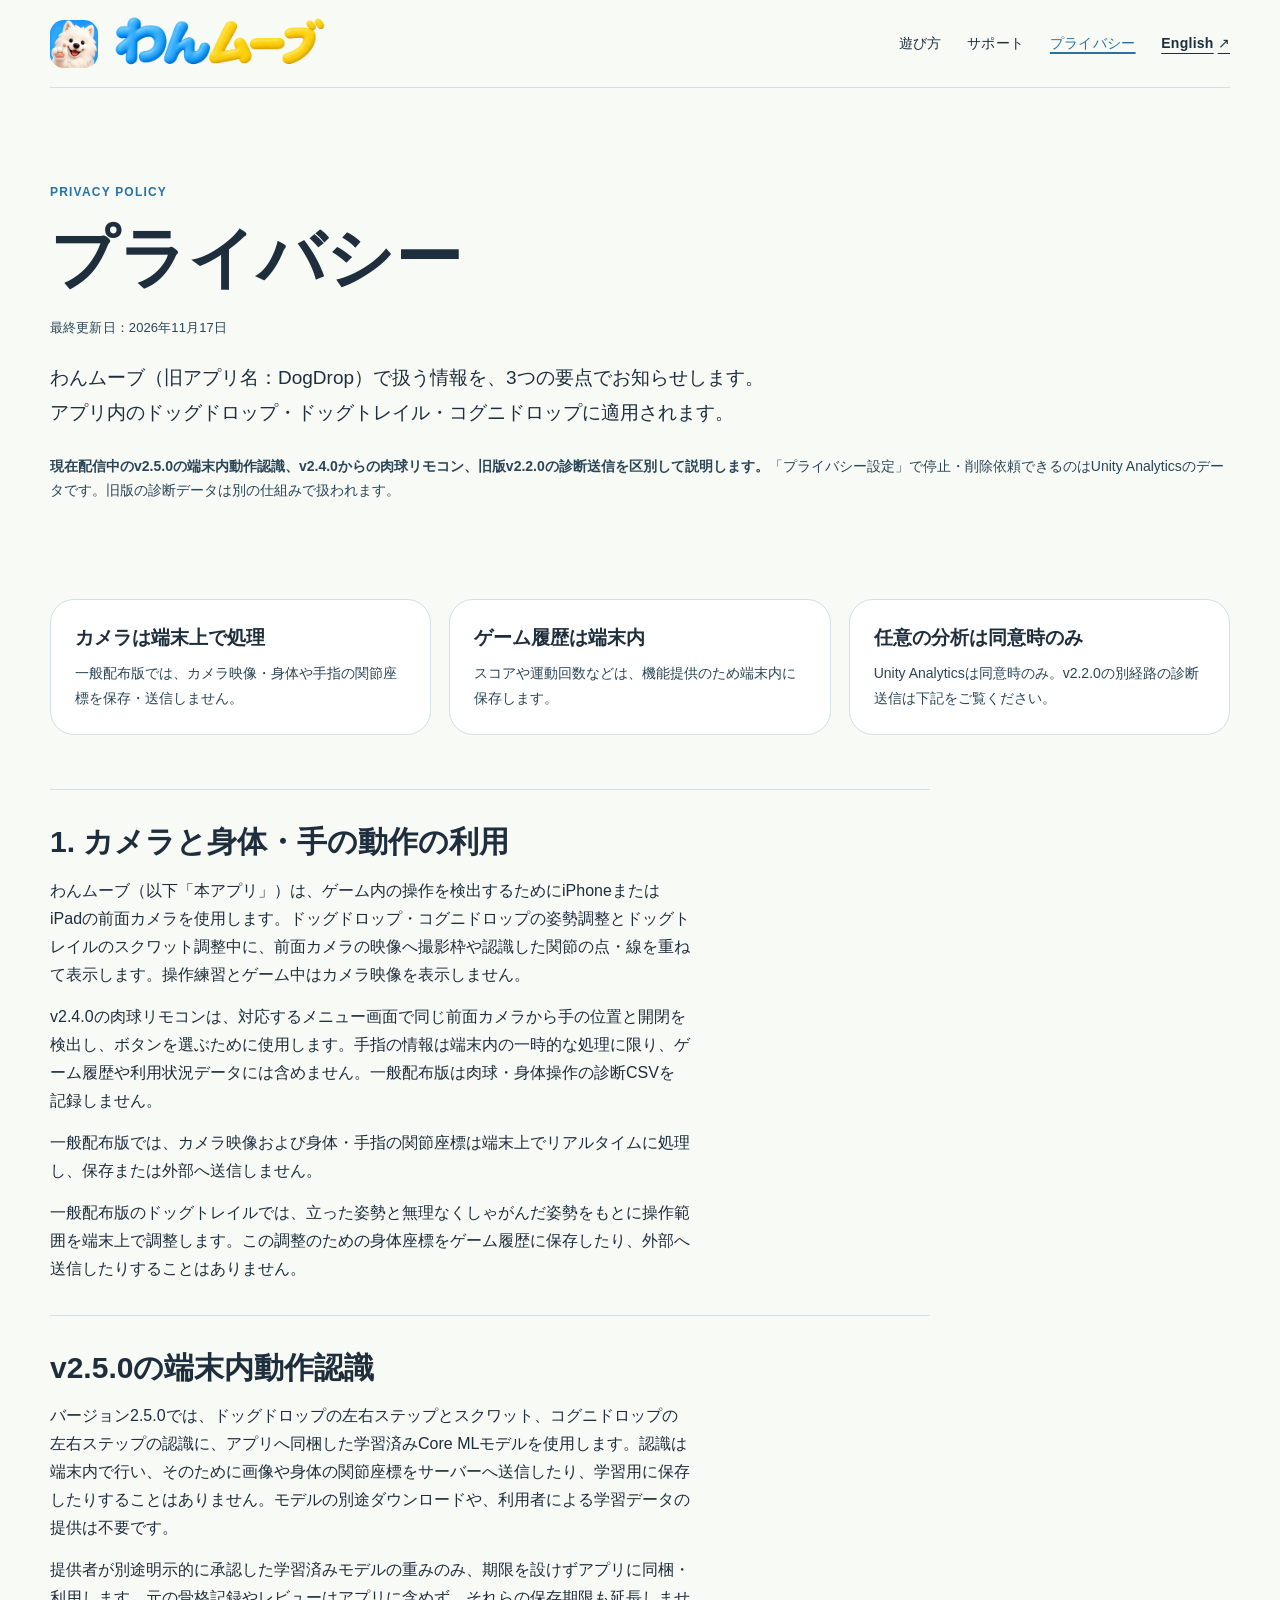
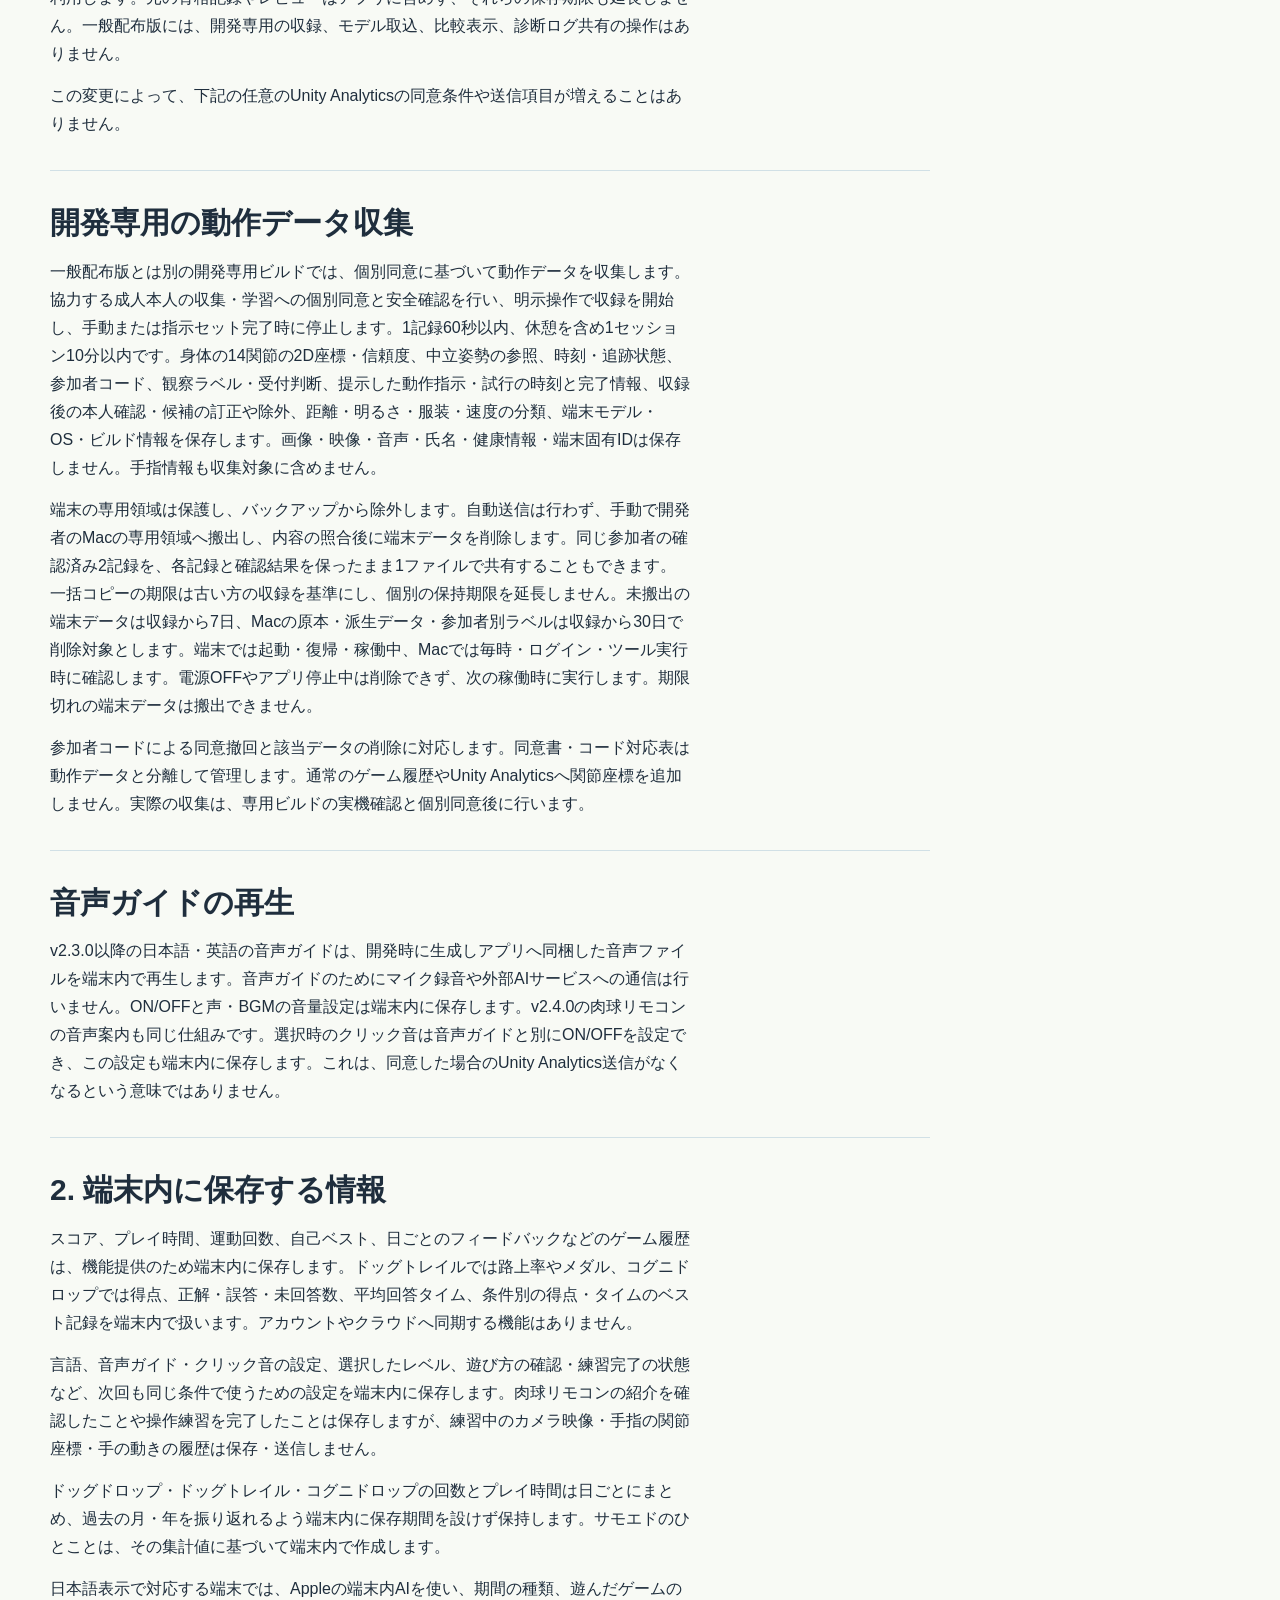
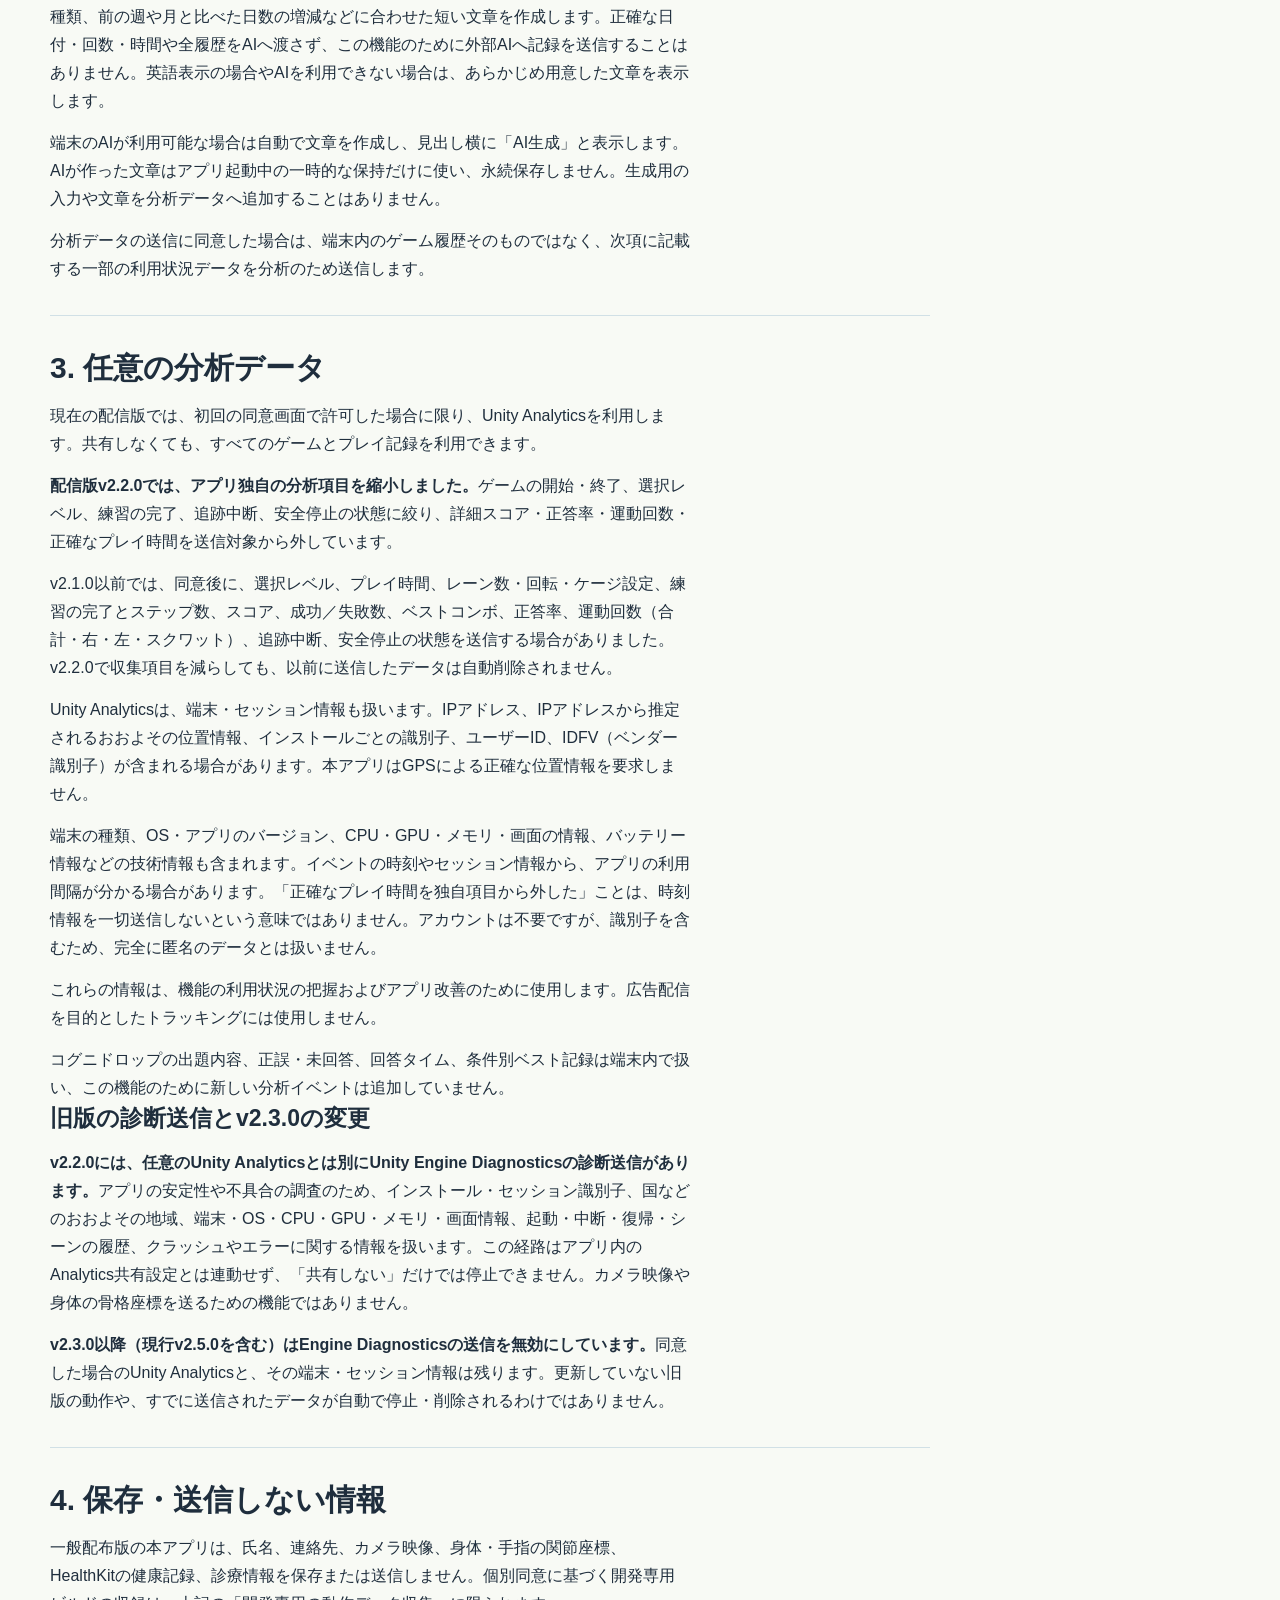
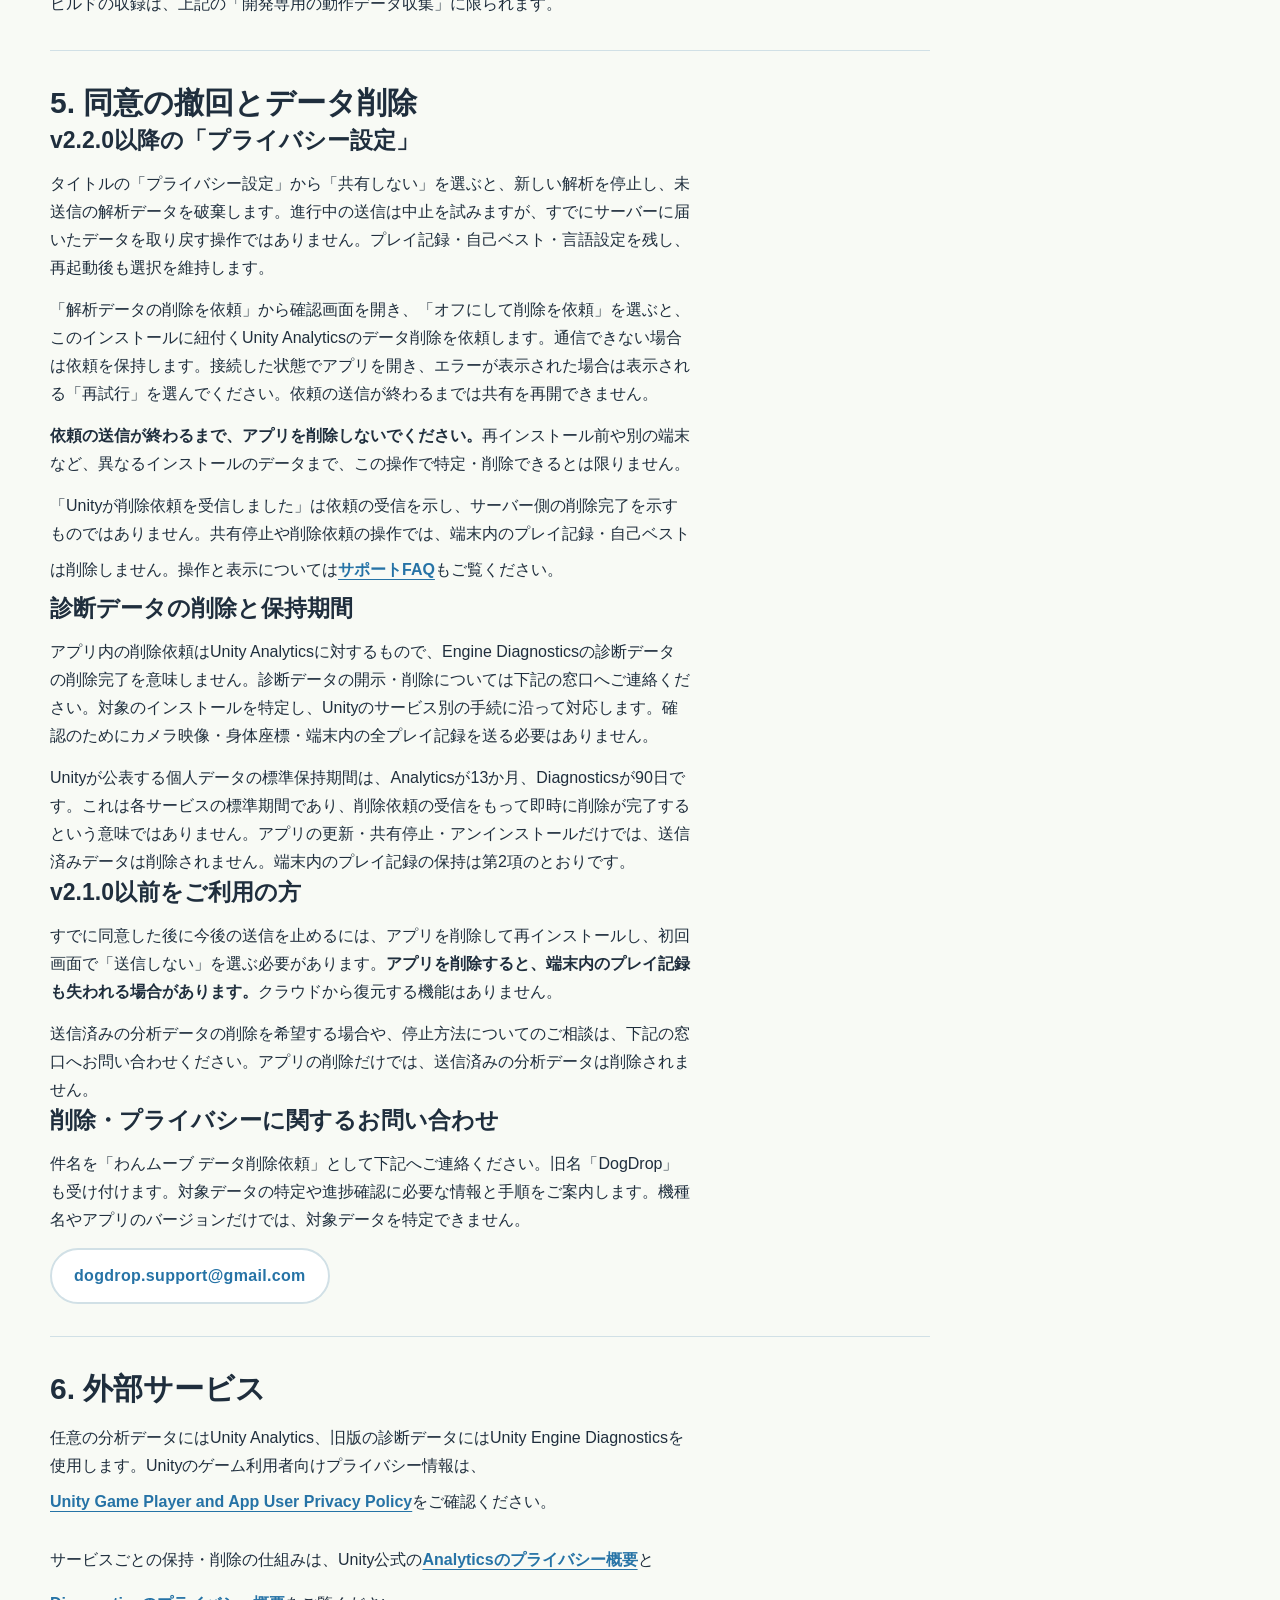
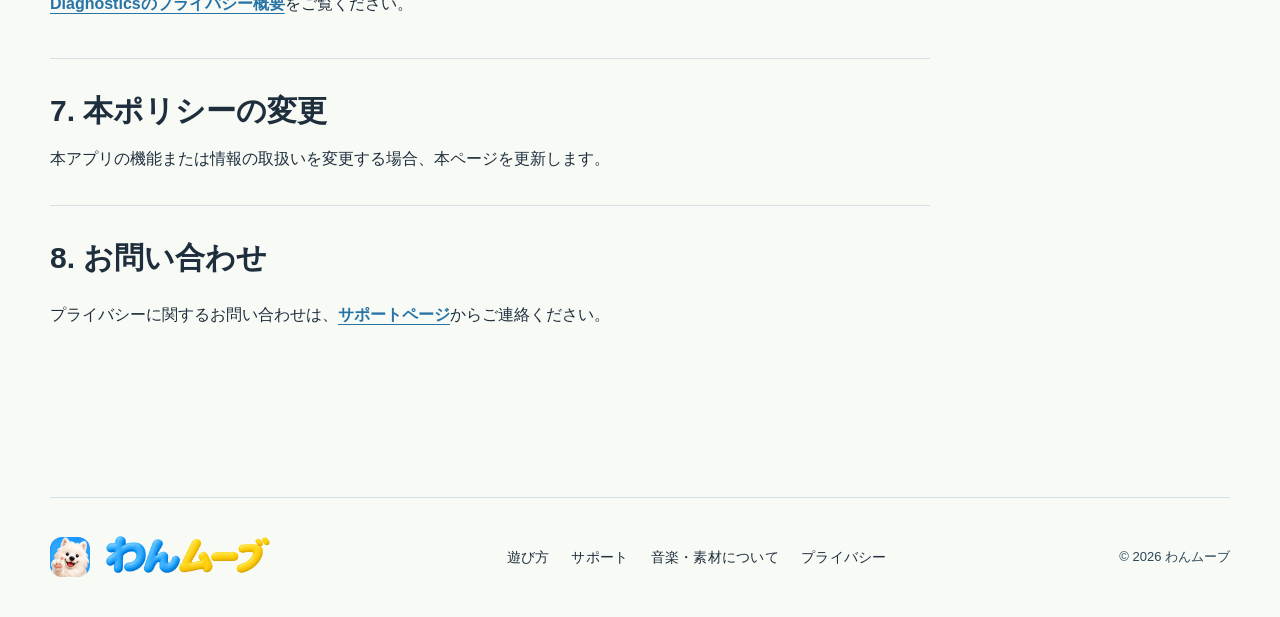
<file: privacy.html>
<!doctype html>
<html lang="ja">
  <head>
    <meta charset="utf-8" />
    <meta name="viewport" content="width=device-width, initial-scale=1" />
    <meta name="description" content="わんムーブ（ドッグドロップ・ドッグトレイル・コグニドロップ）のカメラ、身体・手の動作、端末内のプレイ記録、任意の利用状況データの取扱い。" />
    <title>プライバシー | わんムーブ</title>
    <link rel="icon" href="assets/wanmove-icon.png" />
    <link rel="stylesheet" href="assets/site.css?v=20261025-paw-visuals" />
    <link rel="alternate" hreflang="ja" href="privacy.html" />
    <link rel="alternate" hreflang="en" href="en/privacy.html" />
  </head>
  <body class="site-shell">
    <a class="skip-link" href="#main-content">本文へ移動</a>
    <header class="site-header" data-od-id="site-header">
      <a class="brand" href="index.html" aria-label="わんムーブ ホーム" data-od-id="header-brand">
        <img class="brand-icon" src="assets/wanmove-icon.png" width="1024" height="1024" alt="" />
        <img class="brand-logo" src="assets/wanmove-logo.png" width="2172" height="724" alt="わんムーブ" />
      </a>
      <nav class="site-nav" aria-label="主要メニュー" data-od-id="primary-navigation">
        <a href="guide.html">遊び方</a>
        <a href="support.html">サポート</a>
        <a href="privacy.html" aria-current="page">プライバシー</a>
        <a class="language-link" href="en/privacy.html" lang="en" hreflang="en">English <span aria-hidden="true">↗</span></a>
      </nav>
    </header>

    <main id="main-content">
      <header class="page-hero" data-od-id="privacy-hero">
        <p class="eyebrow">PRIVACY POLICY</p>
        <h1 data-od-id="privacy-heading">プライバシー</h1>
        <p class="updated">最終更新日：2026年11月17日</p>
        <p class="lead">わんムーブ（旧アプリ名：DogDrop）で扱う情報を、3つの要点でお知らせします。アプリ内のドッグドロップ・ドッグトレイル・コグニドロップに適用されます。</p>
        <p class="rename-note"><strong>現在配信中のv2.5.0の端末内動作認識、v2.4.0からの肉球リモコン、旧版v2.2.0の診断送信を区別して説明します。</strong>「プライバシー設定」で停止・削除依頼できるのはUnity Analyticsのデータです。旧版の診断データは別の仕組みで扱われます。</p>
      </header>

      <div class="article-wrap">
        <section class="privacy-summary" aria-label="プライバシーの3つの要点" data-od-id="privacy-summary">
          <article class="summary-card" data-od-id="privacy-summary-camera">
            <strong>カメラは端末上で処理</strong>
            <p>一般配布版では、カメラ映像・身体や手指の関節座標を保存・送信しません。</p>
          </article>
          <article class="summary-card" data-od-id="privacy-summary-history">
            <strong>ゲーム履歴は端末内</strong>
            <p>スコアや運動回数などは、機能提供のため端末内に保存します。</p>
          </article>
          <article class="summary-card" data-od-id="privacy-summary-analytics">
            <strong>任意の分析は同意時のみ</strong>
            <p>Unity Analyticsは同意時のみ。v2.2.0の別経路の診断送信は下記をご覧ください。</p>
          </article>
        </section>

        <article class="policy-body" data-od-id="privacy-policy-body">
          <section class="policy-section" aria-labelledby="policy-camera-title" data-od-id="policy-camera">
            <h2 id="policy-camera-title">1. カメラと身体・手の動作の利用</h2>
            <p>わんムーブ（以下「本アプリ」）は、ゲーム内の操作を検出するためにiPhoneまたはiPadの前面カメラを使用します。ドッグドロップ・コグニドロップの姿勢調整とドッグトレイルのスクワット調整中に、前面カメラの映像へ撮影枠や認識した関節の点・線を重ねて表示します。操作練習とゲーム中はカメラ映像を表示しません。</p>
            <p>v2.4.0の肉球リモコンは、対応するメニュー画面で同じ前面カメラから手の位置と開閉を検出し、ボタンを選ぶために使用します。手指の情報は端末内の一時的な処理に限り、ゲーム履歴や利用状況データには含めません。一般配布版は肉球・身体操作の診断CSVを記録しません。</p>
            <p>一般配布版では、カメラ映像および身体・手指の関節座標は端末上でリアルタイムに処理し、保存または外部へ送信しません。</p>
            <p>一般配布版のドッグトレイルでは、立った姿勢と無理なくしゃがんだ姿勢をもとに操作範囲を端末上で調整します。この調整のための身体座標をゲーム履歴に保存したり、外部へ送信したりすることはありません。</p>
          </section>

          <section class="policy-section" aria-labelledby="policy-motion-model-title">
            <h2 id="policy-motion-model-title">v2.5.0の端末内動作認識</h2>
            <p>バージョン2.5.0では、ドッグドロップの左右ステップとスクワット、コグニドロップの左右ステップの認識に、アプリへ同梱した学習済みCore MLモデルを使用します。認識は端末内で行い、そのために画像や身体の関節座標をサーバーへ送信したり、学習用に保存したりすることはありません。モデルの別途ダウンロードや、利用者による学習データの提供は不要です。</p>
            <p>提供者が別途明示的に承認した学習済みモデルの重みのみ、期限を設けずアプリに同梱・利用します。元の骨格記録やレビューはアプリに含めず、それらの保存期限も延長しません。一般配布版には、開発専用の収録、モデル取込、比較表示、診断ログ共有の操作はありません。</p>
            <p>この変更によって、下記の任意のUnity Analyticsの同意条件や送信項目が増えることはありません。</p>
          </section>

          <section class="policy-section" aria-labelledby="policy-development-training-title">
            <h2 id="policy-development-training-title">開発専用の動作データ収集</h2>
            <p>一般配布版とは別の開発専用ビルドでは、個別同意に基づいて動作データを収集します。協力する成人本人の収集・学習への個別同意と安全確認を行い、明示操作で収録を開始し、手動または指示セット完了時に停止します。1記録60秒以内、休憩を含め1セッション10分以内です。身体の14関節の2D座標・信頼度、中立姿勢の参照、時刻・追跡状態、参加者コード、観察ラベル・受付判断、提示した動作指示・試行の時刻と完了情報、収録後の本人確認・候補の訂正や除外、距離・明るさ・服装・速度の分類、端末モデル・OS・ビルド情報を保存します。画像・映像・音声・氏名・健康情報・端末固有IDは保存しません。手指情報も収集対象に含めません。</p>
            <p>端末の専用領域は保護し、バックアップから除外します。自動送信は行わず、手動で開発者のMacの専用領域へ搬出し、内容の照合後に端末データを削除します。同じ参加者の確認済み2記録を、各記録と確認結果を保ったまま1ファイルで共有することもできます。一括コピーの期限は古い方の収録を基準にし、個別の保持期限を延長しません。未搬出の端末データは収録から7日、Macの原本・派生データ・参加者別ラベルは収録から30日で削除対象とします。端末では起動・復帰・稼働中、Macでは毎時・ログイン・ツール実行時に確認します。電源OFFやアプリ停止中は削除できず、次の稼働時に実行します。期限切れの端末データは搬出できません。</p>
            <p>参加者コードによる同意撤回と該当データの削除に対応します。同意書・コード対応表は動作データと分離して管理します。通常のゲーム履歴やUnity Analyticsへ関節座標を追加しません。実際の収集は、専用ビルドの実機確認と個別同意後に行います。</p>
          </section>

          <section class="policy-section" aria-labelledby="policy-voice-title">
            <h2 id="policy-voice-title">音声ガイドの再生</h2>
            <p>v2.3.0以降の日本語・英語の音声ガイドは、開発時に生成しアプリへ同梱した音声ファイルを端末内で再生します。音声ガイドのためにマイク録音や外部AIサービスへの通信は行いません。ON/OFFと声・BGMの音量設定は端末内に保存します。v2.4.0の肉球リモコンの音声案内も同じ仕組みです。選択時のクリック音は音声ガイドと別にON/OFFを設定でき、この設定も端末内に保存します。これは、同意した場合のUnity Analytics送信がなくなるという意味ではありません。</p>
          </section>

          <section class="policy-section" aria-labelledby="policy-local-title" data-od-id="policy-local-storage">
            <h2 id="policy-local-title">2. 端末内に保存する情報</h2>
            <p>スコア、プレイ時間、運動回数、自己ベスト、日ごとのフィードバックなどのゲーム履歴は、機能提供のため端末内に保存します。ドッグトレイルでは路上率やメダル、コグニドロップでは得点、正解・誤答・未回答数、平均回答タイム、条件別の得点・タイムのベスト記録を端末内で扱います。アカウントやクラウドへ同期する機能はありません。</p>
            <p>言語、音声ガイド・クリック音の設定、選択したレベル、遊び方の確認・練習完了の状態など、次回も同じ条件で使うための設定を端末内に保存します。肉球リモコンの紹介を確認したことや操作練習を完了したことは保存しますが、練習中のカメラ映像・手指の関節座標・手の動きの履歴は保存・送信しません。</p>
            <p>ドッグドロップ・ドッグトレイル・コグニドロップの回数とプレイ時間は日ごとにまとめ、過去の月・年を振り返れるよう端末内に保存期間を設けず保持します。サモエドのひとことは、その集計値に基づいて端末内で作成します。</p>
            <p>日本語表示で対応する端末では、Appleの端末内AIを使い、期間の種類、遊んだゲームの種類、前の週や月と比べた日数の増減などに合わせた短い文章を作成します。正確な日付・回数・時間や全履歴をAIへ渡さず、この機能のために外部AIへ記録を送信することはありません。英語表示の場合やAIを利用できない場合は、あらかじめ用意した文章を表示します。</p>
            <p>端末のAIが利用可能な場合は自動で文章を作成し、見出し横に「AI生成」と表示します。AIが作った文章はアプリ起動中の一時的な保持だけに使い、永続保存しません。生成用の入力や文章を分析データへ追加することはありません。</p>
            <p>分析データの送信に同意した場合は、端末内のゲーム履歴そのものではなく、次項に記載する一部の利用状況データを分析のため送信します。</p>
          </section>

          <section class="policy-section" aria-labelledby="policy-analytics-title" data-od-id="policy-analytics">
            <h2 id="policy-analytics-title">3. 任意の分析データ</h2>
            <p>現在の配信版では、初回の同意画面で許可した場合に限り、Unity Analyticsを利用します。共有しなくても、すべてのゲームとプレイ記録を利用できます。</p>
            <p><strong>配信版v2.2.0では、アプリ独自の分析項目を縮小しました。</strong>ゲームの開始・終了、選択レベル、練習の完了、追跡中断、安全停止の状態に絞り、詳細スコア・正答率・運動回数・正確なプレイ時間を送信対象から外しています。</p>
            <p>v2.1.0以前では、同意後に、選択レベル、プレイ時間、レーン数・回転・ケージ設定、練習の完了とステップ数、スコア、成功／失敗数、ベストコンボ、正答率、運動回数（合計・右・左・スクワット）、追跡中断、安全停止の状態を送信する場合がありました。v2.2.0で収集項目を減らしても、以前に送信したデータは自動削除されません。</p>
            <p>Unity Analyticsは、端末・セッション情報も扱います。IPアドレス、IPアドレスから推定されるおおよその位置情報、インストールごとの識別子、ユーザーID、IDFV（ベンダー識別子）が含まれる場合があります。本アプリはGPSによる正確な位置情報を要求しません。</p>
            <p>端末の種類、OS・アプリのバージョン、CPU・GPU・メモリ・画面の情報、バッテリー情報などの技術情報も含まれます。イベントの時刻やセッション情報から、アプリの利用間隔が分かる場合があります。「正確なプレイ時間を独自項目から外した」ことは、時刻情報を一切送信しないという意味ではありません。アカウントは不要ですが、識別子を含むため、完全に匿名のデータとは扱いません。</p>
            <p>これらの情報は、機能の利用状況の把握およびアプリ改善のために使用します。広告配信を目的としたトラッキングには使用しません。</p>
            <p>コグニドロップの出題内容、正誤・未回答、回答タイム、条件別ベスト記録は端末内で扱い、この機能のために新しい分析イベントは追加していません。</p>
            <h3>旧版の診断送信とv2.3.0の変更</h3>
            <p><strong>v2.2.0には、任意のUnity Analyticsとは別にUnity Engine Diagnosticsの診断送信があります。</strong>アプリの安定性や不具合の調査のため、インストール・セッション識別子、国などのおおよその地域、端末・OS・CPU・GPU・メモリ・画面情報、起動・中断・復帰・シーンの履歴、クラッシュやエラーに関する情報を扱います。この経路はアプリ内のAnalytics共有設定とは連動せず、「共有しない」だけでは停止できません。カメラ映像や身体の骨格座標を送るための機能ではありません。</p>
            <p><strong>v2.3.0以降（現行v2.5.0を含む）はEngine Diagnosticsの送信を無効にしています。</strong>同意した場合のUnity Analyticsと、その端末・セッション情報は残ります。更新していない旧版の動作や、すでに送信されたデータが自動で停止・削除されるわけではありません。</p>
          </section>

          <section class="policy-section" aria-labelledby="policy-not-stored-title" data-od-id="policy-not-stored">
            <h2 id="policy-not-stored-title">4. 保存・送信しない情報</h2>
            <p>一般配布版の本アプリは、氏名、連絡先、カメラ映像、身体・手指の関節座標、HealthKitの健康記録、診療情報を保存または送信しません。個別同意に基づく開発専用ビルドの収録は、上記の「開発専用の動作データ収集」に限られます。</p>
          </section>

          <section class="policy-section" aria-labelledby="policy-withdraw-title" data-od-id="policy-withdrawal">
            <h2 id="policy-withdraw-title">5. 同意の撤回とデータ削除</h2>
            <h3>v2.2.0以降の「プライバシー設定」</h3>
            <p>タイトルの「プライバシー設定」から「共有しない」を選ぶと、新しい解析を停止し、未送信の解析データを破棄します。進行中の送信は中止を試みますが、すでにサーバーに届いたデータを取り戻す操作ではありません。プレイ記録・自己ベスト・言語設定を残し、再起動後も選択を維持します。</p>
            <p>「解析データの削除を依頼」から確認画面を開き、「オフにして削除を依頼」を選ぶと、このインストールに紐付くUnity Analyticsのデータ削除を依頼します。通信できない場合は依頼を保持します。接続した状態でアプリを開き、エラーが表示された場合は表示される「再試行」を選んでください。依頼の送信が終わるまでは共有を再開できません。</p>
            <p><strong>依頼の送信が終わるまで、アプリを削除しないでください。</strong>再インストール前や別の端末など、異なるインストールのデータまで、この操作で特定・削除できるとは限りません。</p>
            <p>「Unityが削除依頼を受信しました」は依頼の受信を示し、サーバー側の削除完了を示すものではありません。共有停止や削除依頼の操作では、端末内のプレイ記録・自己ベストは削除しません。操作と表示については<a class="text-link" href="support.html#analytics-sharing">サポートFAQ</a>もご覧ください。</p>
            <h3>診断データの削除と保持期間</h3>
            <p>アプリ内の削除依頼はUnity Analyticsに対するもので、Engine Diagnosticsの診断データの削除完了を意味しません。診断データの開示・削除については下記の窓口へご連絡ください。対象のインストールを特定し、Unityのサービス別の手続に沿って対応します。確認のためにカメラ映像・身体座標・端末内の全プレイ記録を送る必要はありません。</p>
            <p>Unityが公表する個人データの標準保持期間は、Analyticsが13か月、Diagnosticsが90日です。これは各サービスの標準期間であり、削除依頼の受信をもって即時に削除が完了するという意味ではありません。アプリの更新・共有停止・アンインストールだけでは、送信済みデータは削除されません。端末内のプレイ記録の保持は第2項のとおりです。</p>
            <h3>v2.1.0以前をご利用の方</h3>
            <p>すでに同意した後に今後の送信を止めるには、アプリを削除して再インストールし、初回画面で「送信しない」を選ぶ必要があります。<strong>アプリを削除すると、端末内のプレイ記録も失われる場合があります。</strong>クラウドから復元する機能はありません。</p>
            <p>送信済みの分析データの削除を希望する場合や、停止方法についてのご相談は、下記の窓口へお問い合わせください。アプリの削除だけでは、送信済みの分析データは削除されません。</p>
            <h3>削除・プライバシーに関するお問い合わせ</h3>
            <p>件名を「わんムーブ データ削除依頼」として下記へご連絡ください。旧名「DogDrop」も受け付けます。対象データの特定や進捗確認に必要な情報と手順をご案内します。機種名やアプリのバージョンだけでは、対象データを特定できません。</p>
            <p><a class="button button-secondary" href="mailto:dogdrop.support@gmail.com" data-od-id="privacy-email-link">dogdrop.support@gmail.com</a></p>
          </section>

          <section class="policy-section" aria-labelledby="policy-service-title" data-od-id="policy-external-service">
            <h2 id="policy-service-title">6. 外部サービス</h2>
            <p>任意の分析データにはUnity Analytics、旧版の診断データにはUnity Engine Diagnosticsを使用します。Unityのゲーム利用者向けプライバシー情報は、<a class="text-link" href="https://unity.com/legal/game-player-and-app-user-privacy-policy" rel="noreferrer">Unity Game Player and App User Privacy Policy</a>をご確認ください。</p>
            <p>サービスごとの保持・削除の仕組みは、Unity公式の<a class="text-link" href="https://docs.unity.com/en-us/analytics/privacy-and-consent/privacy-overview" rel="noreferrer">Analyticsのプライバシー概要</a>と<a class="text-link" href="https://docs.unity.com/en-us/cloud/developer-data/privacy-overview" rel="noreferrer">Diagnosticsのプライバシー概要</a>をご覧ください。</p>
          </section>

          <section class="policy-section" aria-labelledby="policy-change-title" data-od-id="policy-changes">
            <h2 id="policy-change-title">7. 本ポリシーの変更</h2>
            <p>本アプリの機能または情報の取扱いを変更する場合、本ページを更新します。</p>
          </section>

          <section class="policy-section" aria-labelledby="policy-contact-title" data-od-id="policy-contact">
            <h2 id="policy-contact-title">8. お問い合わせ</h2>
            <p>プライバシーに関するお問い合わせは、<a class="text-link" href="support.html#contact">サポートページ</a>からご連絡ください。</p>
          </section>
        </article>
      </div>
    </main>

    <footer class="site-footer" data-od-id="site-footer">
      <a class="brand" href="index.html" aria-label="わんムーブ ホーム"><img class="brand-icon" src="assets/wanmove-icon.png" width="1024" height="1024" alt="" /><img class="brand-logo" src="assets/wanmove-logo.png" width="2172" height="724" alt="わんムーブ" /></a>
      <nav class="footer-nav" aria-label="フッターメニュー">
        <a href="guide.html">遊び方</a><a href="support.html">サポート</a><a href="support.html#music-credits">音楽・素材について</a><a href="privacy.html">プライバシー</a>
      </nav>
      <span>© 2026 わんムーブ</span>
    </footer>
  </body>
</html>
</file>
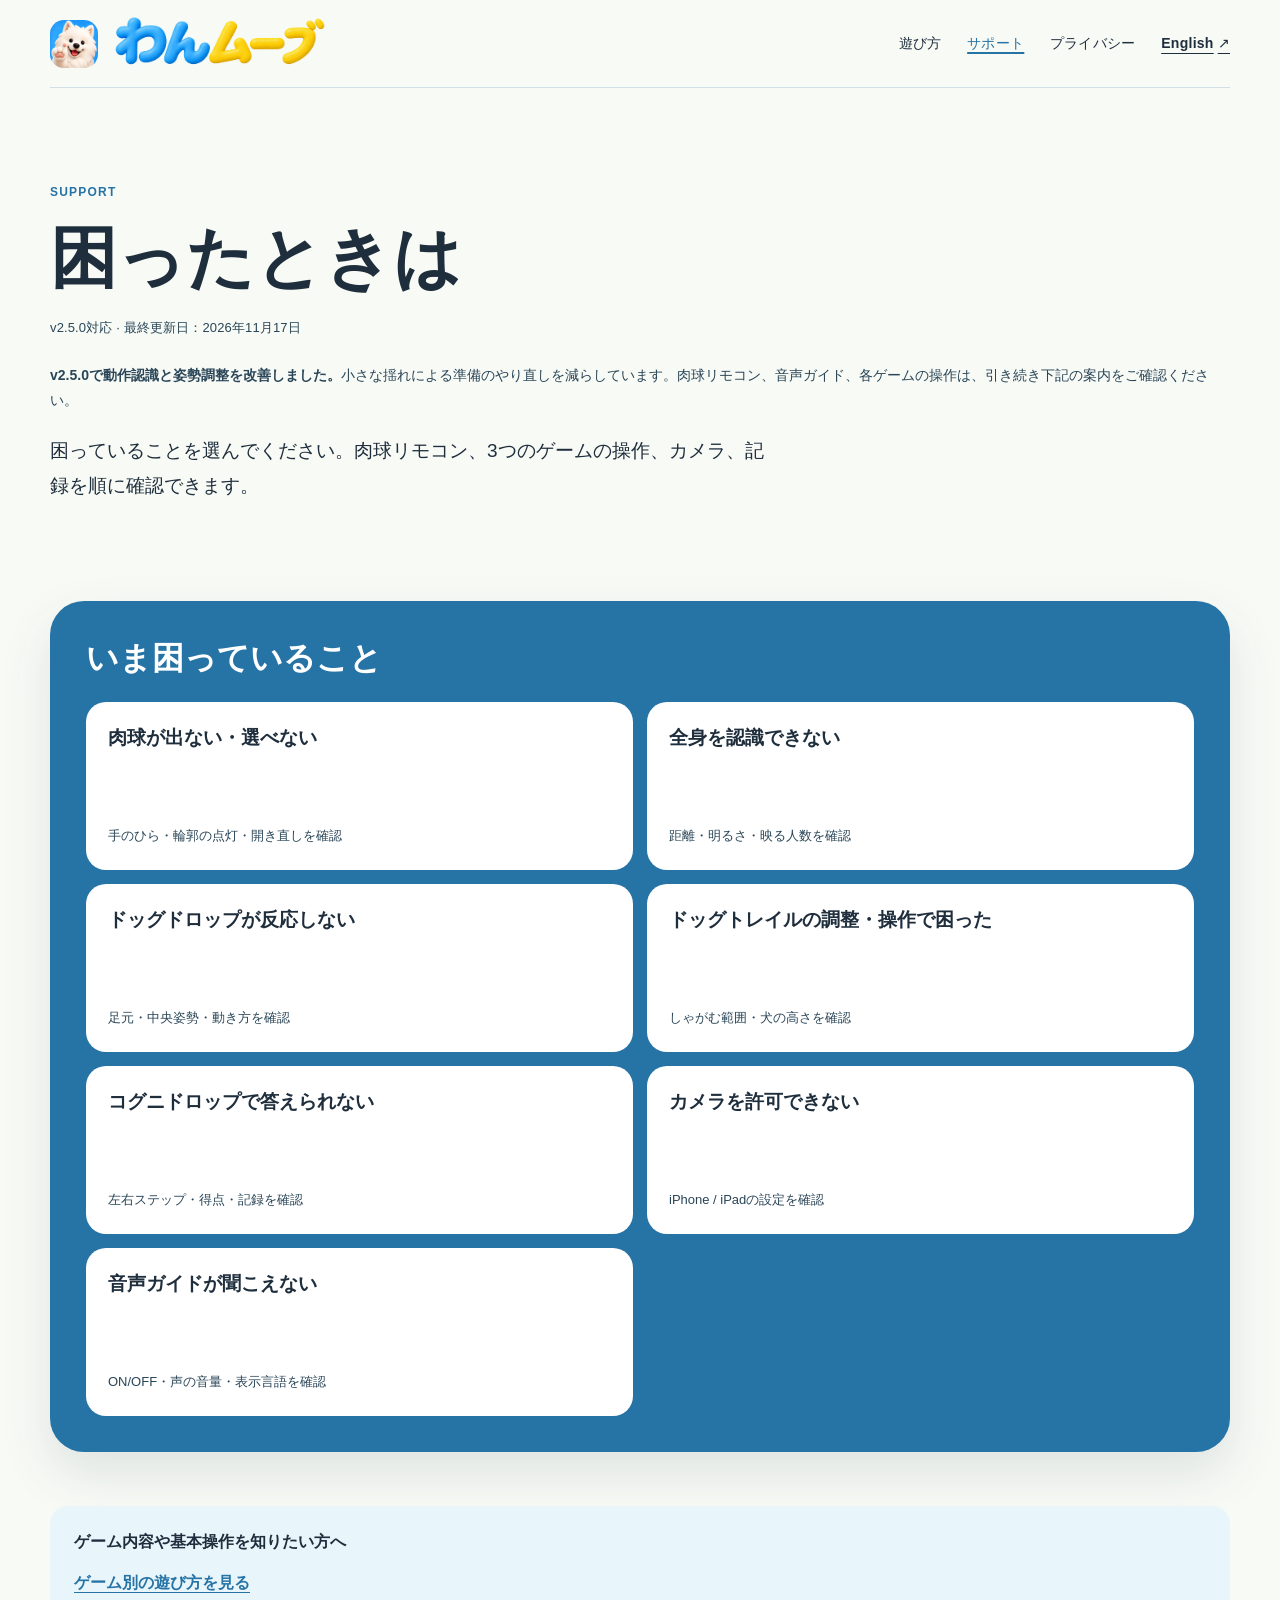
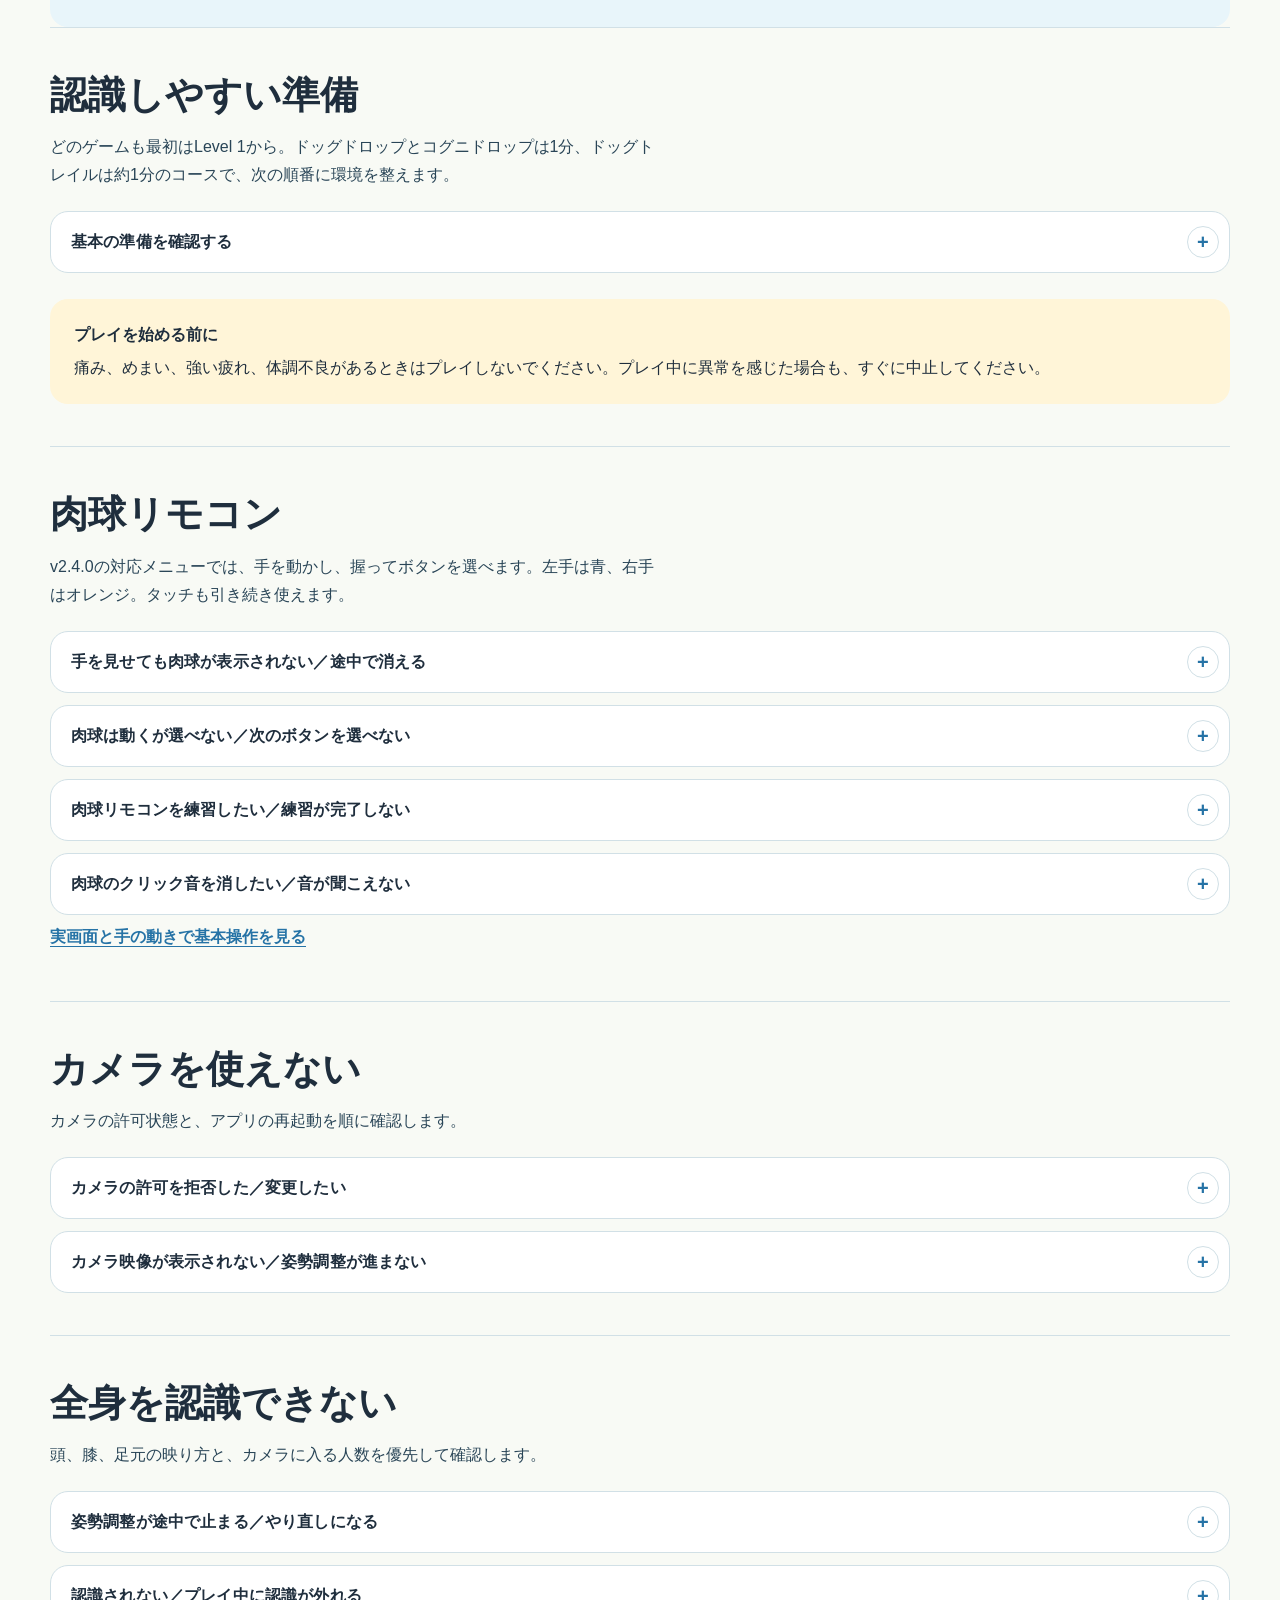
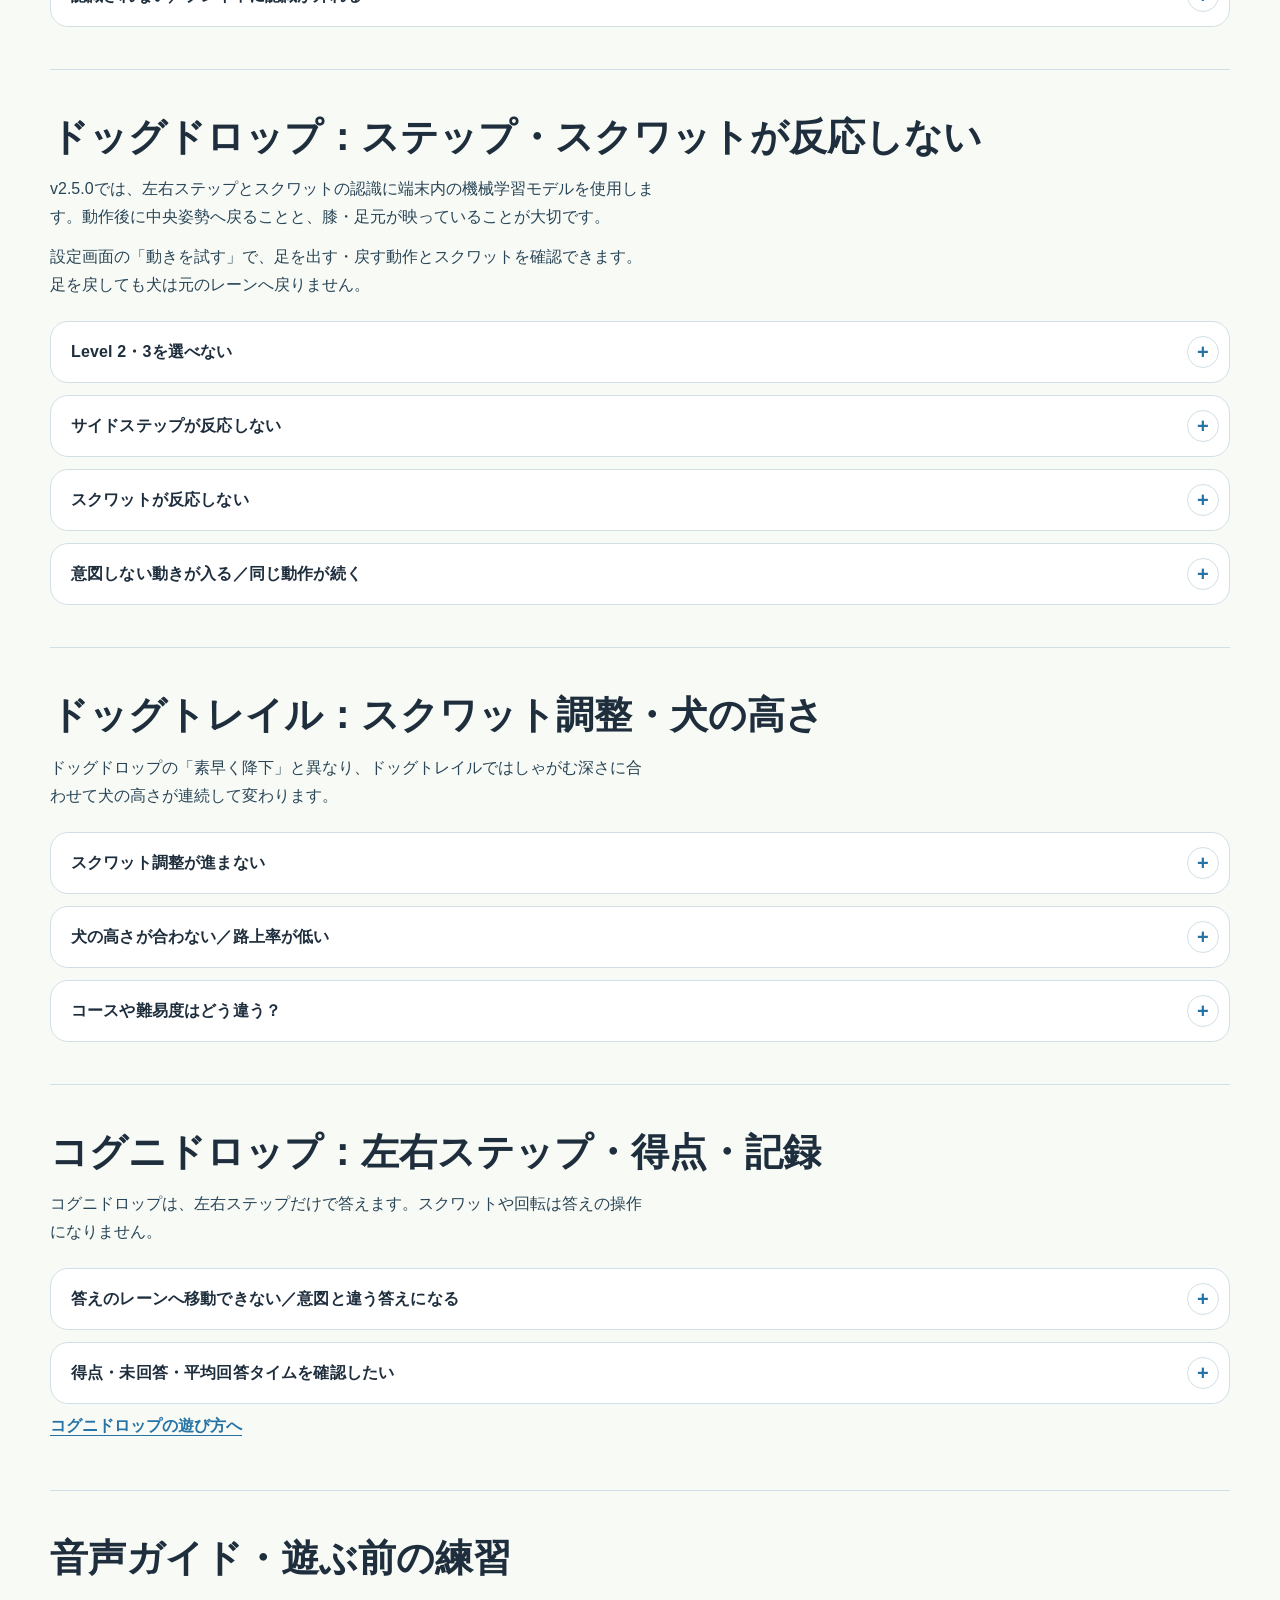
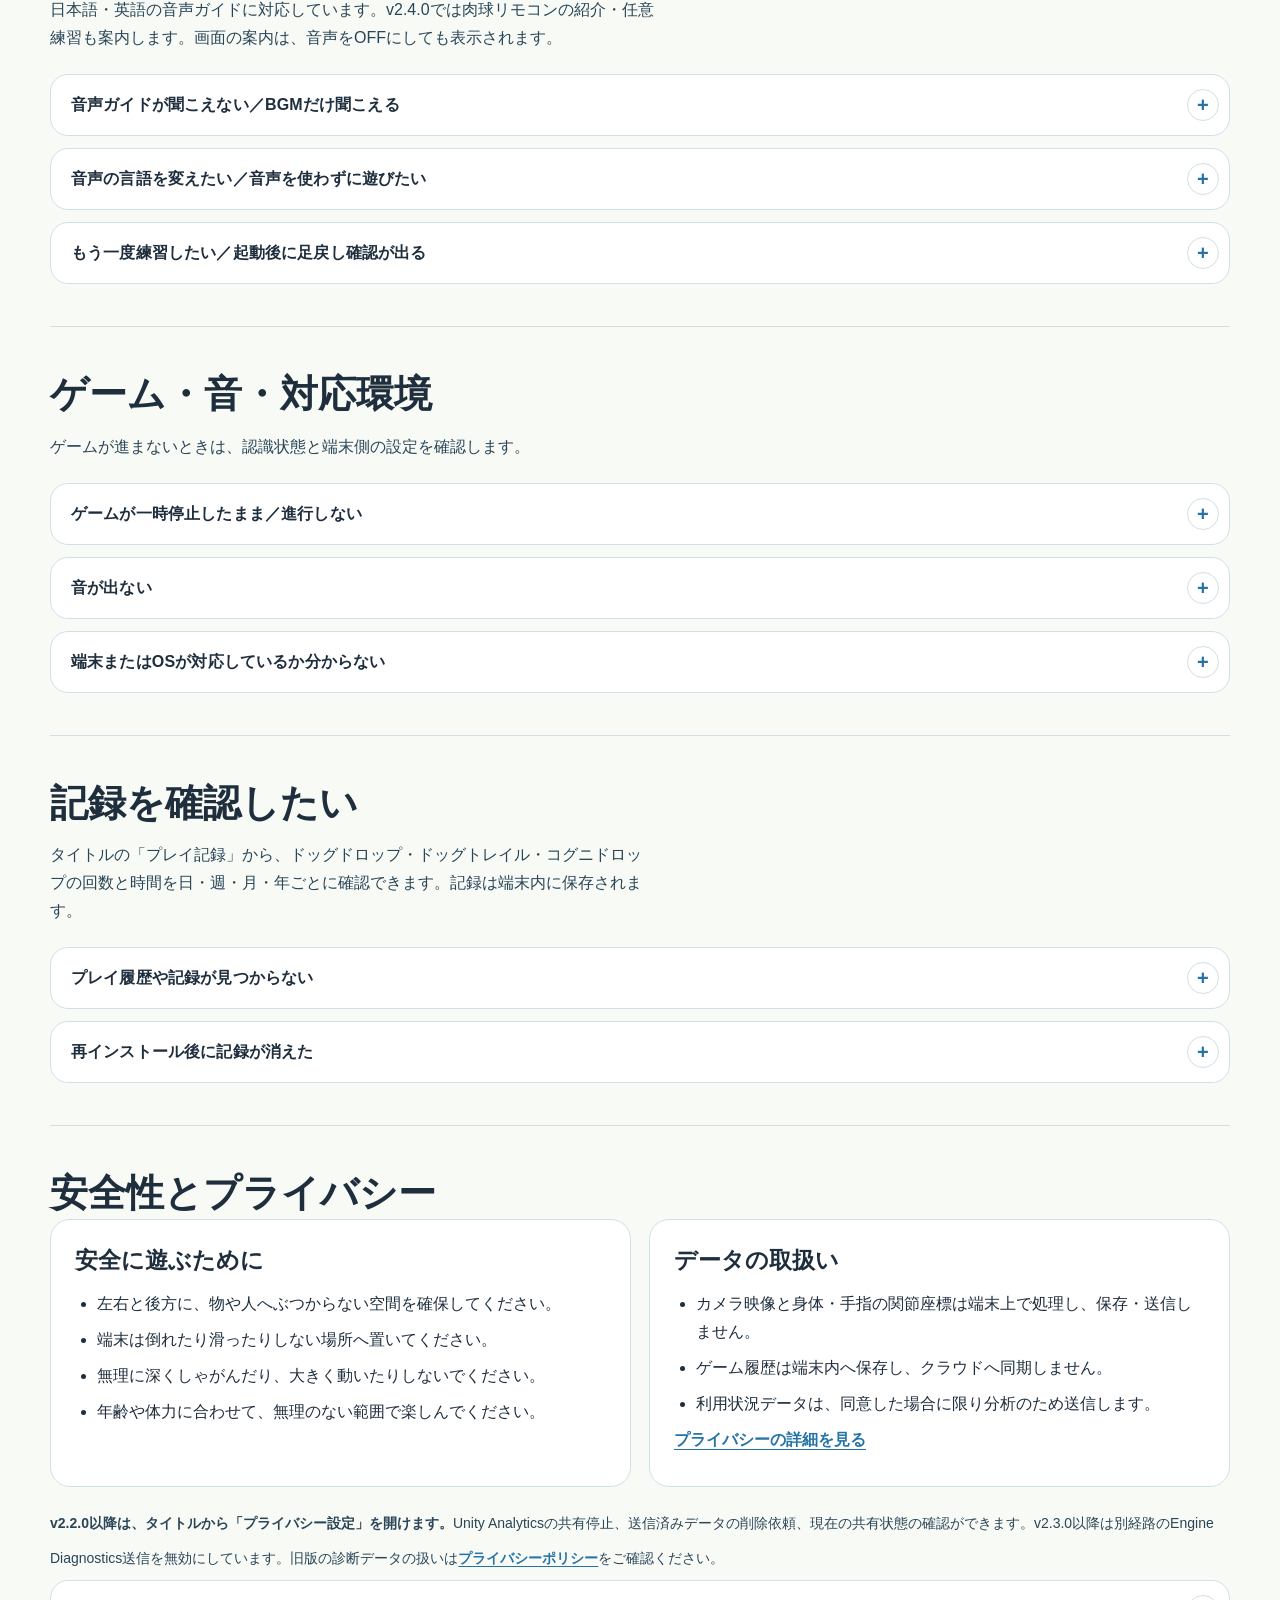
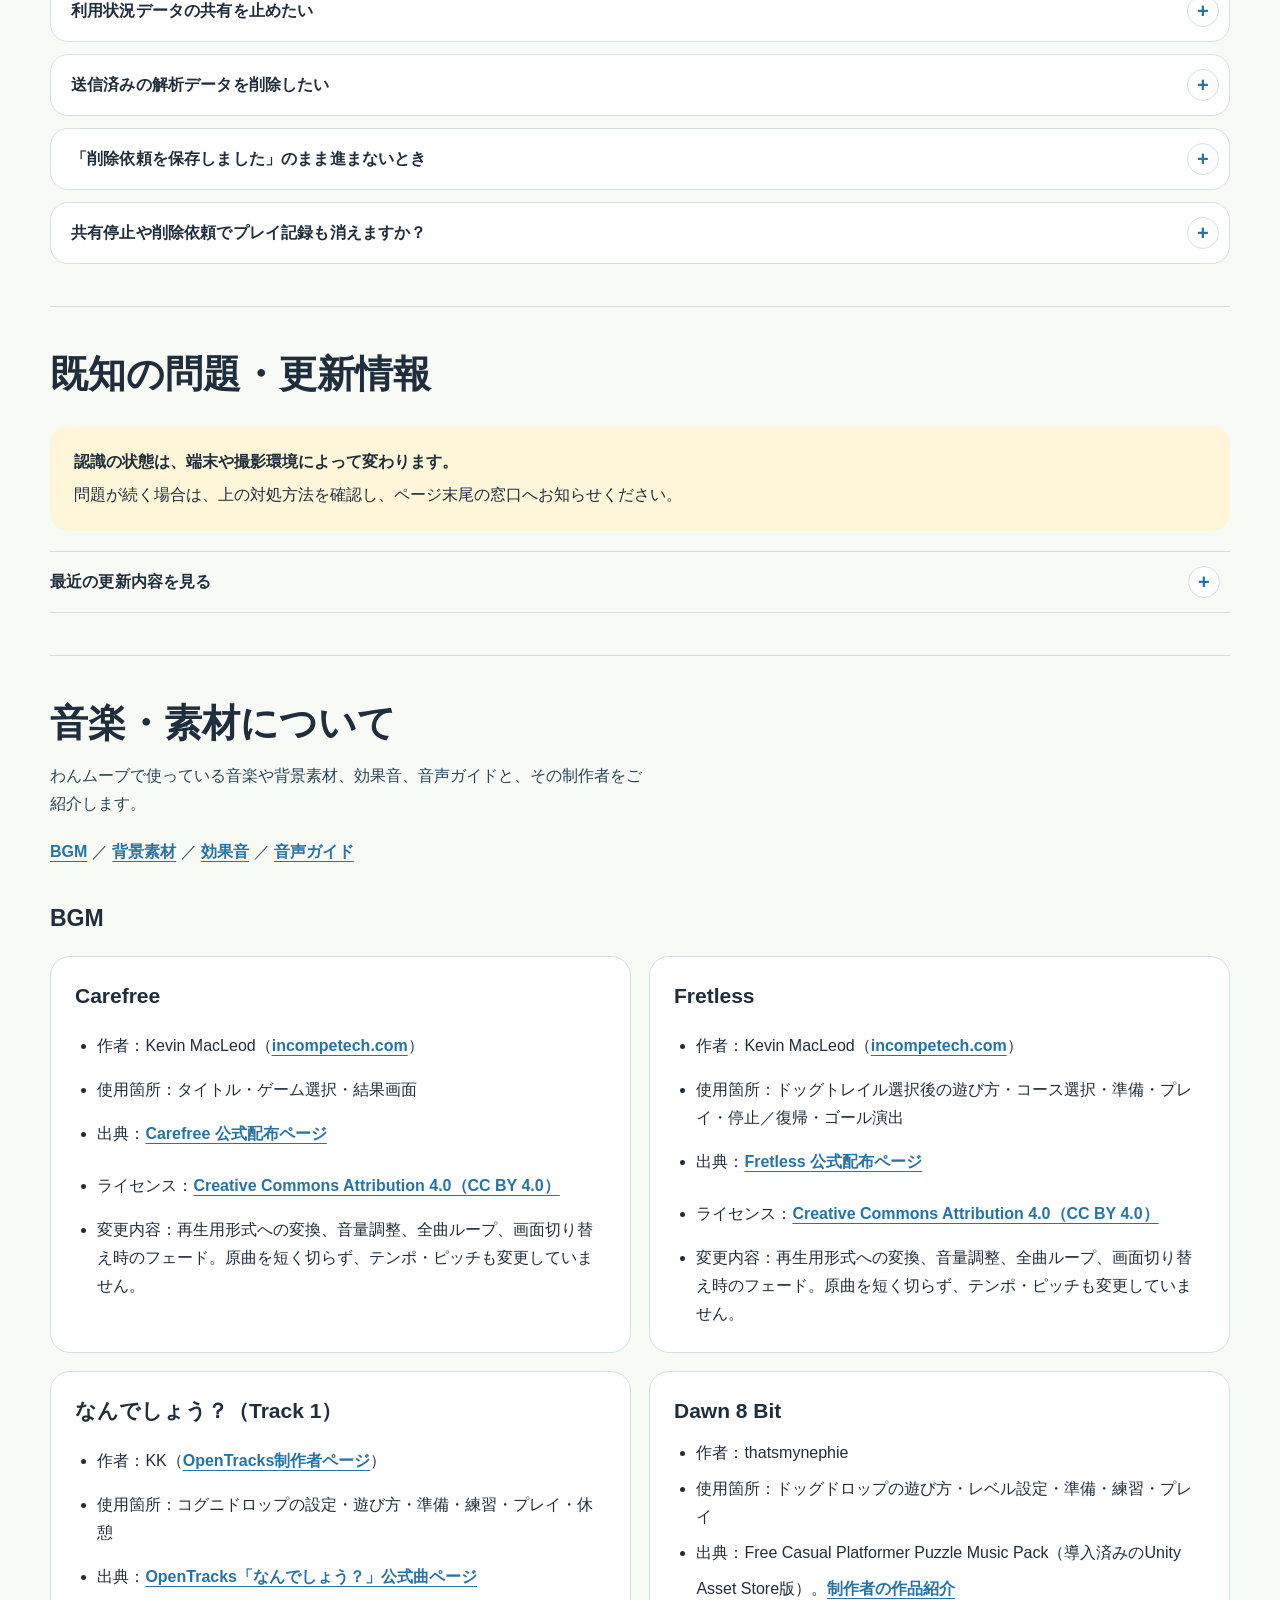
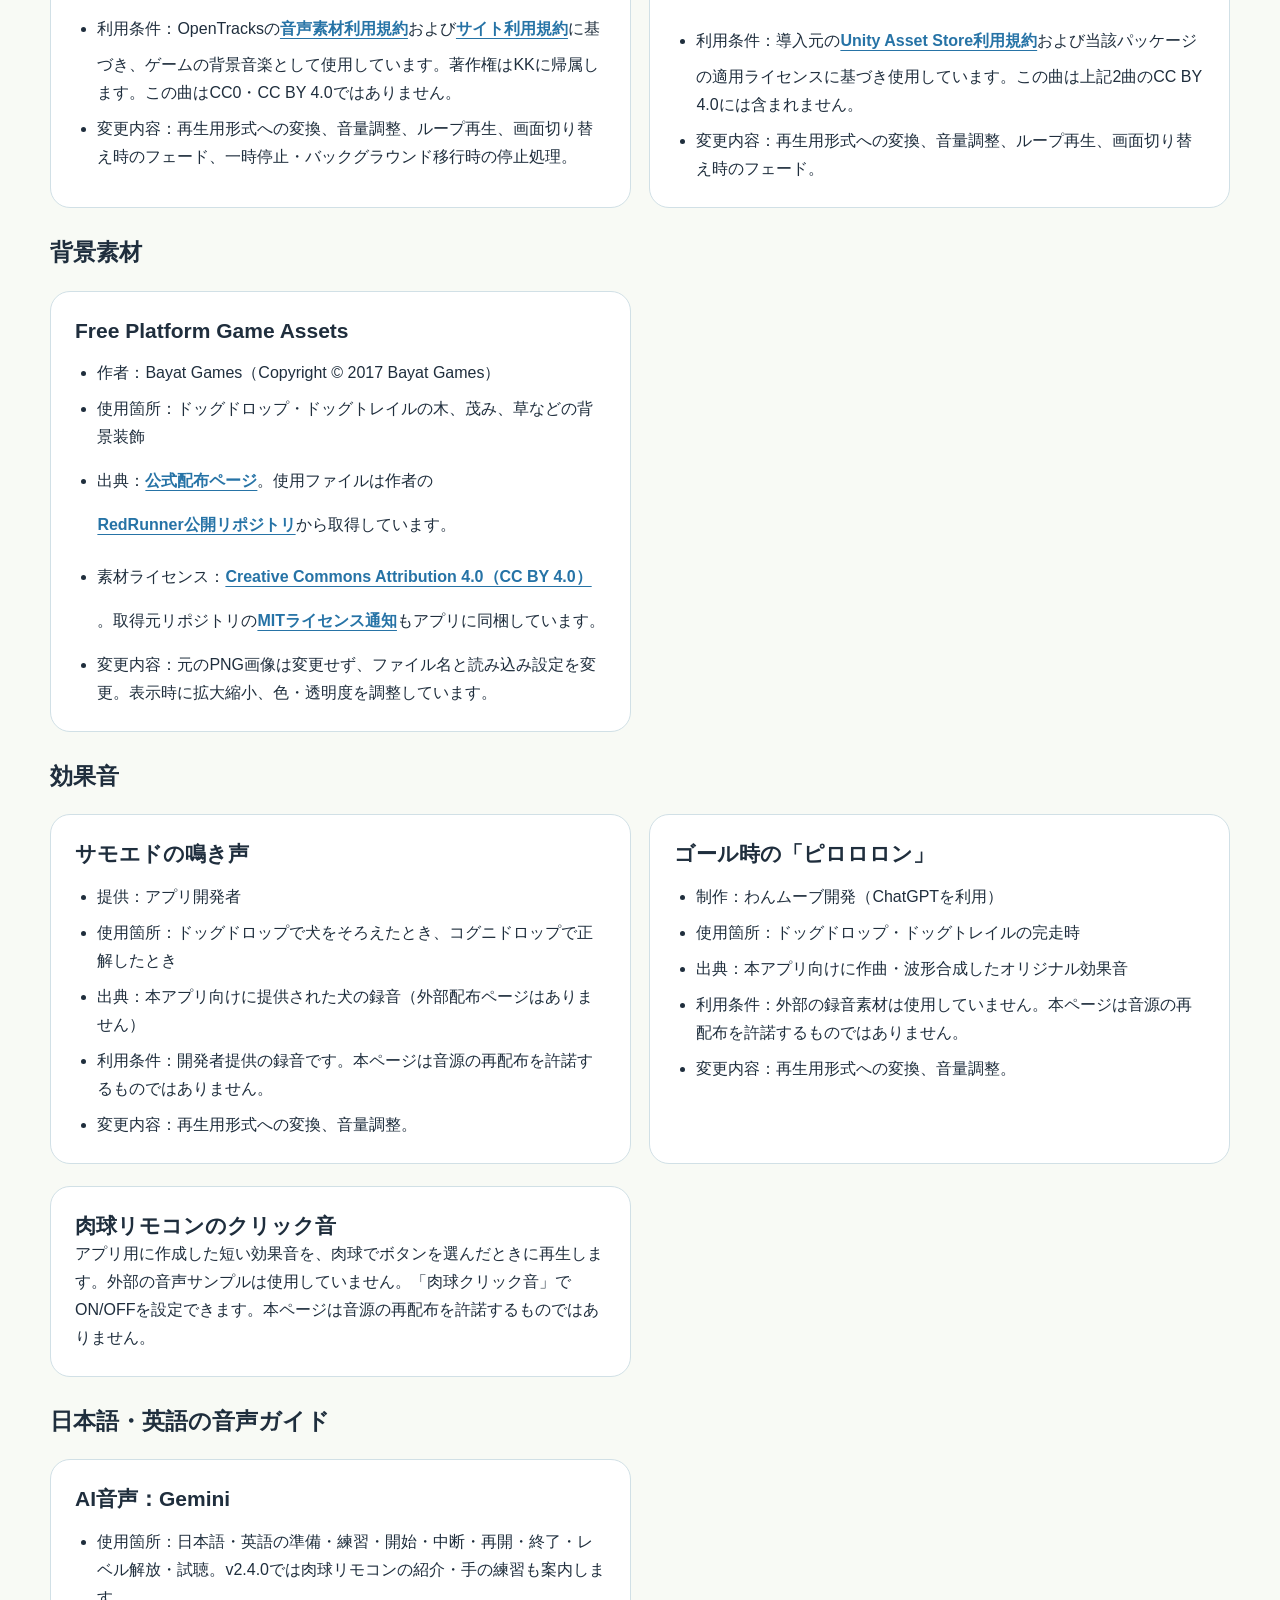
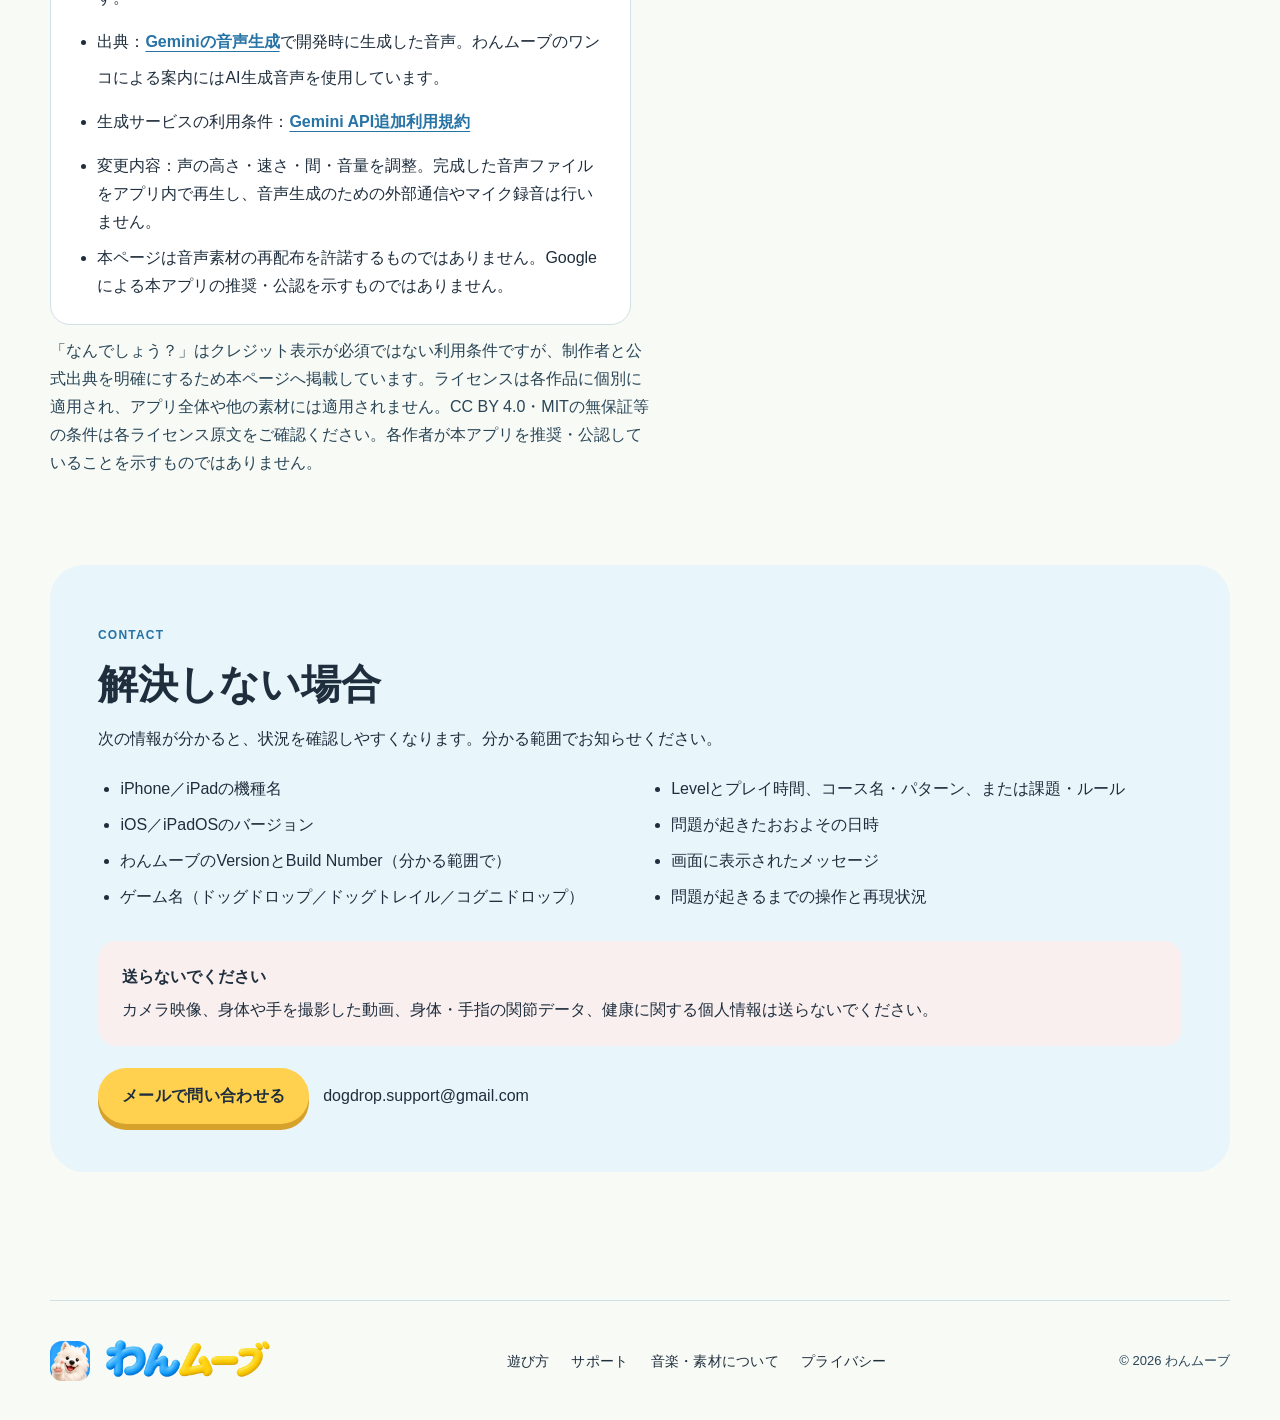
<file: support.html>
<!doctype html>
<html lang="ja">
  <head>
    <meta charset="utf-8" />
    <meta name="viewport" content="width=device-width, initial-scale=1" />
    <meta name="description" content="わんムーブのサポート。ドッグドロップ、ドッグトレイル、コグニドロップの操作、全身認識、カメラ許可、プレイ記録、音楽・素材の情報を確認できます。" />
    <title>サポート | わんムーブ</title>
    <link rel="icon" href="assets/wanmove-icon.png" />
    <link rel="stylesheet" href="assets/site.css?v=20261025-paw-visuals" />
    <link rel="alternate" hreflang="ja" href="support.html" />
    <link rel="alternate" hreflang="en" href="en/support.html" />
  </head>
  <body class="site-shell">
    <a class="skip-link" href="#main-content">本文へ移動</a>
    <header class="site-header" data-od-id="site-header">
      <a class="brand" href="index.html" aria-label="わんムーブ ホーム" data-od-id="header-brand">
        <img class="brand-icon" src="assets/wanmove-icon.png" width="1024" height="1024" alt="" />
        <img class="brand-logo" src="assets/wanmove-logo.png" width="2172" height="724" alt="わんムーブ" />
      </a>
      <nav class="site-nav" aria-label="主要メニュー" data-od-id="primary-navigation">
        <a href="guide.html">遊び方</a>
        <a href="support.html" aria-current="page">サポート</a>
        <a href="privacy.html">プライバシー</a>
        <a class="language-link" href="en/support.html" lang="en" hreflang="en">English <span aria-hidden="true">↗</span></a>
      </nav>
    </header>

    <main id="main-content">
      <header class="page-hero" data-od-id="support-hero">
        <p class="eyebrow">SUPPORT</p>
        <h1 data-od-id="support-heading">困ったときは</h1>
        <p class="updated">v2.5.0対応 · 最終更新日：2026年11月17日</p>
        <p class="rename-note"><strong>v2.5.0で動作認識と姿勢調整を改善しました。</strong>小さな揺れによる準備のやり直しを減らしています。肉球リモコン、音声ガイド、各ゲームの操作は、引き続き下記の案内をご確認ください。</p>
        <p class="lead">困っていることを選んでください。肉球リモコン、3つのゲームの操作、カメラ、記録を順に確認できます。</p>
      </header>

      <div class="article-wrap">
        <nav class="priority-support" aria-labelledby="priority-title" data-od-id="support-priority-issues">
          <h2 id="priority-title">いま困っていること</h2>
          <div class="priority-grid">
            <a class="priority-card" href="#paw-remote">
              <strong>肉球が出ない・選べない</strong>
              <span>手のひら・輪郭の点灯・開き直しを確認</span>
            </a>
            <a class="priority-card" href="#body-tracking" data-od-id="priority-card-body-tracking">
              <strong>全身を認識できない</strong>
              <span>距離・明るさ・映る人数を確認</span>
            </a>
            <a class="priority-card" href="#motion-detection" data-od-id="priority-card-motion">
              <strong>ドッグドロップが反応しない</strong>
              <span>足元・中央姿勢・動き方を確認</span>
            </a>
            <a class="priority-card" href="#dogtrail-calibration" data-od-id="priority-card-dogtrail">
              <strong>ドッグトレイルの調整・操作で困った</strong>
              <span>しゃがむ範囲・犬の高さを確認</span>
            </a>
            <a class="priority-card" href="#cognidrop-support" data-od-id="priority-card-cognidrop">
              <strong>コグニドロップで答えられない</strong>
              <span>左右ステップ・得点・記録を確認</span>
            </a>
            <a class="priority-card" href="#camera-permission" data-od-id="priority-card-camera">
              <strong>カメラを許可できない</strong>
              <span>iPhone / iPadの設定を確認</span>
            </a>
            <a class="priority-card" href="#voice-guide">
              <strong>音声ガイドが聞こえない</strong>
              <span>ON/OFF・声の音量・表示言語を確認</span>
            </a>
          </div>
        </nav>

        <p class="info-box" data-od-id="support-guide-link">
          <strong>ゲーム内容や基本操作を知りたい方へ</strong>
          <a class="text-link" href="guide.html">ゲーム別の遊び方を見る</a>
        </p>

        <section id="getting-started" class="support-group" aria-labelledby="getting-started-title" data-od-id="support-getting-started">
          <h2 id="getting-started-title">認識しやすい準備</h2>
          <p>どのゲームも最初はLevel 1から。ドッグドロップとコグニドロップは1分、ドッグトレイルは約1分のコースで、次の順番に環境を整えます。</p>
          <div class="support-accordions">
            <details data-od-id="support-detail-basic-preparation">
              <summary>基本の準備を確認する</summary>
              <div class="details-body">
                <ol>
                  <li>左右へ一歩動き、無理なくしゃがめる広さを確保します。</li>
                  <li>画面を自分へ向け、端末を腰くらいの高さの倒れにくい場所へ置きます。</li>
                  <li>周囲の物・コード・段差、床の滑りやすさ、体調を確認します。</li>
                  <li>姿勢調整・スクワット調整へ進んだら約1.5m離れ、頭から足元までカメラに入れます。</li>
                  <li>カメラに入るのはプレイヤー1人だけにします。</li>
                  <li>室内を明るくし、強い逆光を避けます。</li>
                </ol>
                <p class="resolved"><strong>準備できた状態</strong>正面を向いた全身がカメラに映り、数秒安定して立てます。ドッグドロップとコグニドロップは人型の枠、ドッグトレイルは撮影枠と動きの案内を確認します。</p>
              </div>
            </details>
          </div>
          <div class="safety-box">
            <strong>プレイを始める前に</strong>
            <p>痛み、めまい、強い疲れ、体調不良があるときはプレイしないでください。プレイ中に異常を感じた場合も、すぐに中止してください。</p>
          </div>
        </section>

        <section id="paw-remote" class="support-group" aria-labelledby="paw-remote-title">
          <h2 id="paw-remote-title">肉球リモコン</h2>
          <p>v2.4.0の対応メニューでは、手を動かし、握ってボタンを選べます。左手は青、右手はオレンジ。タッチも引き続き使えます。</p>
          <div class="support-accordions">
            <details id="paw-not-visible"><summary>手を見せても肉球が表示されない／途中で消える</summary><div class="details-body">
              <p><strong>主な原因</strong>カメラが許可されていない、手や指が画面外、暗い・逆光、手のひらがカメラを向いていない、肉球の非対応画面を開いている。</p>
              <ol><li>わんムーブのカメラ許可を確認します。</li><li>明るい場所で、カメラに入るのはプレイヤー1人だけにします。</li><li>無理のない高さで、手と指が前面カメラに入るよう調整します。</li><li>手のひらを画面に向け、少し静止します。両手を振らず、まずは片手で試してください。</li><li>見失ったときも、手のひらを見せ直してから操作します。改善しない場合はタッチを使います。</li></ol>
              <p class="resolved"><strong>正常な状態</strong>対応画面で手のひらを見せると、手の動きに合わせて肉球が表示されます。ゲーム中や身体操作の練習中に表示されないのは異常ではありません。</p>
            </div></details>
            <details id="paw-selection"><summary>肉球は動くが選べない／次のボタンを選べない</summary><div class="details-body">
              <ol><li>手を開いた状態で、肉球を対応するボタンへ合わせます。</li><li>ボタンの輪郭が光るまで待ち、手の位置を保ちながら握ります。動かしながら握らないでください。</li><li>選んだ同じ手を開き直してから、次のボタンへ合わせます。握ったまま続けて選ぶことはできません。</li><li>認識が途切れた場合は、手のひらを見せ直し、同じ手を開いてからやり直します。</li></ol>
              <p>すべてのボタンやスクロール操作に対応する機能ではありません。言語・音声・プライバシーの設定などはタッチを使ってください。画面をタッチするとタッチ操作が優先されます。</p>
              <p class="resolved"><strong>正常な状態</strong>輪郭が光ったボタンを1回の握りで選択でき、開き直すと次を選べます。ゲーム中はステップやスクワットで操作します。</p>
            </div></details>
            <details id="paw-practice"><summary>肉球リモコンを練習したい／練習が完了しない</summary><div class="details-body">
              <p>タイトルの「遊び方」→「肉球リモコン」→「試してみる」から任意練習へ進めます。初回のゲーム選択時にも紹介が表示されます。</p>
              <p>練習ボタンを肉球で選んだ後、<strong>選んだ同じ手を開く</strong>と完了します。タッチでボタンを押す、待つ、反対の手だけを開く操作では完了しません。難しい場合はタッチで練習を中止し、通常のタッチ操作で進められます。</p>
              <p>紹介の確認・練習完了は端末内に保存されます。肉球の手の練習と、各ゲームのステップ・スクワットの練習は別です。</p>
            </div></details>
            <details id="paw-click-sound"><summary>肉球のクリック音を消したい／音が聞こえない</summary><div class="details-body">
              <p>タイトルの「音声ガイド」をタッチで開き、「肉球クリック音」のON/OFFを切り替えます。音声の「音声で案内」とは独立した設定で、次回の起動にも引き継がれます。</p>
              <p>クリック音をONにしても聞こえない場合は、端末のメディア音量とBluetoothの出力先を確認してください。肉球で選択が成立したときの音であり、すべてのタッチに鳴る効果音ではありません。音がなくても画面の選択結果を確認できます。</p>
            </div></details>
          </div>
          <a class="text-link" href="guide.html#paw-remote">実画面と手の動きで基本操作を見る</a>
        </section>

        <section id="camera-permission" class="support-group" aria-labelledby="camera-title" data-od-id="support-camera-permission">
          <h2 id="camera-title">カメラを使えない</h2>
          <p>カメラの許可状態と、アプリの再起動を順に確認します。</p>
          <div class="support-accordions">
            <details data-od-id="support-detail-camera-denied">
              <summary>カメラの許可を拒否した／変更したい</summary>
              <div class="details-body">
                <div class="trouble-meta">
                  <p><strong>症状</strong>カメラの許可が必要という案内が表示され、姿勢調整へ進めない。</p>
                  <p><strong>主な原因</strong>初回確認で許可しなかった、または後から設定を変更した。</p>
                </div>
                <ol>
                  <li>iPhone／iPadの「設定」を開きます。</li>
                  <li>「プライバシーとセキュリティ」→「カメラ」を開きます。</li>
                  <li>一覧にある「わんムーブ」をオンにします。旧バージョンでは「DogDrop」と表示されます。</li>
                  <li>わんムーブをいったん終了し、もう一度起動します。</li>
                </ol>
                <p class="resolved"><strong>正常な状態</strong>準備画面の後、カメラ映像が表示され、姿勢調整またはスクワット調整を行えます。</p>
              </div>
            </details>
            <details data-od-id="support-detail-camera-blank">
              <summary>カメラ映像が表示されない／姿勢調整が進まない</summary>
              <div class="details-body">
                <div class="trouble-meta">
                  <p><strong>症状</strong>姿勢調整で映像が表示されない、または全身を枠へ合わせる画面から進まない。</p>
                  <p><strong>主な原因</strong>権限が反映されていない、カメラの開始に失敗した、全身が認識範囲に入っていない。</p>
                </div>
                <ol>
                  <li>わんムーブのカメラ許可がオンになっていることを確認します。</li>
                  <li>カメラを使用しているほかのアプリを終了します。</li>
                  <li>わんムーブを終了して再起動します。</li>
                  <li>改善しない場合はiPhone／iPadを再起動します。</li>
                  <li>前面カメラを覆っているケースや物がないか確認します。</li>
                </ol>
                <p class="resolved"><strong>正常な状態</strong>ドッグドロップとコグニドロップは全身を認識すると次の案内へ進みます。ドッグトレイルは立つ・しゃがむ・立つの調整が進みます。</p>
                <p class="small">カメラ映像を表示するのは姿勢調整・スクワット調整中だけです。カメラ映像と身体・手指の関節座標は保存・送信しません。</p>
              </div>
            </details>
          </div>
        </section>

        <section id="body-tracking" class="support-group" aria-labelledby="tracking-title" data-od-id="support-body-tracking">
          <h2 id="tracking-title">全身を認識できない</h2>
          <p>頭、膝、足元の映り方と、カメラに入る人数を優先して確認します。</p>
          <div class="support-accordions">
            <details id="posture-check"><summary>姿勢調整が途中で止まる／やり直しになる</summary><div class="details-body"><p><strong>小さな揺れは、待ってから続きへ。</strong>ドッグドロップ・コグニドロップの姿勢調整では、短い揺れは進み具合を保って待ち、元の姿勢へ戻ると再開します。大きく動いたときや必要な関節が見えないときは、調整をやり直します。無理に体を固めず、正面を向いて楽に立ち、画面の案内を待ちましょう。</p><p>保留中は足を動かさず、膝と足首が見える位置で待ちます。長く止まる場合は、全身の映り方・明るさ・衣服で膝や足元が隠れていないかを確認してください。ドッグトレイルの「スクワット調整」は別の手順です。</p></div></details>
            <details data-od-id="support-detail-body-not-found">
              <summary>認識されない／プレイ中に認識が外れる</summary>
              <div class="details-body">
                <div class="trouble-meta">
                  <p><strong>症状</strong>全身を枠へ合わせる案内から進まない、またはプレイが自動的に一時停止する。</p>
                  <p><strong>主な原因</strong>頭・膝・足元が画面外、複数人が映る、逆光や暗さ、身体の一部が物に隠れている。</p>
                </div>
                <ol>
                  <li>端末から約1.5m離れ、頭から足元まで入る位置に立ちます。</li>
                  <li>プレイヤー以外の人がカメラに入らないようにします。</li>
                  <li>特に両膝と足元が隠れていないことを確認します。</li>
                  <li>照明をつけ、全身が明るく映る環境にします。</li>
                  <li>正面を向いて数秒静止します。ドッグトレイルの調整では、画面の案内に合わせて腕を胸の前で組みます。</li>
                  <li>窓や強い照明を背にしないよう、端末または身体の向きを変えます。</li>
                </ol>
                <p class="resolved"><strong>正常な状態</strong>姿勢調整が完了し、認識が戻ると操作練習またはゲームが再開します。</p>
              </div>
            </details>
          </div>
        </section>

        <section id="motion-detection" class="support-group" aria-labelledby="motion-title" data-od-id="support-motion-detection">
          <h2 id="motion-title">ドッグドロップ：ステップ・スクワットが反応しない</h2>
          <p>v2.5.0では、左右ステップとスクワットの認識に端末内の機械学習モデルを使用します。動作後に中央姿勢へ戻ることと、膝・足元が映っていることが大切です。</p>
          <p>設定画面の「動きを試す」で、足を出す・戻す動作とスクワットを確認できます。足を戻しても犬は元のレーンへ戻りません。</p>
          <div class="support-accordions">
            <details id="level-unlock">
              <summary>Level 2・3を選べない</summary>
              <div class="details-body">
                <p>新しく始める方はLevel 1から順に解放します。</p>
                <ol><li>Level 1の初回操作練習を完了します。</li><li>Level 1の本番で犬を1回以上そろえ、1分間をタイマー終了まで遊ぶとLevel 2が解放されます。</li><li>Level 2の本番でも犬を1回以上そろえ、1分間を完了するとLevel 3が解放されます。</li></ol>
                <p>途中終了、成功0回、練習中の成功では解放されません。Level 1を繰り返してもLevel 3は解放されません。これまで解放済みのレベルは引き続き遊べます。</p>
              </div>
            </details>
            <details data-od-id="support-detail-side-step">
              <summary>サイドステップが反応しない</summary>
              <div class="details-body">
                <div class="trouble-meta">
                  <p><strong>症状</strong>左右へ動いても犬が移動しない。</p>
                  <p><strong>主な原因</strong>動きが小さい、中央へ戻る前に次の動作をしている、膝や足元が見えていない。</p>
                </div>
                <ol>
                  <li>正面を向き、両膝と足元がカメラに入っていることを確認します。</li>
                  <li>動かしたい方向の脚を横へ一歩スライドします。</li>
                  <li>一歩動いた後は、脚を中央へ戻します。</li>
                  <li>中央で姿勢を安定させてから次の一歩を行います。</li>
                </ol>
                <p class="resolved"><strong>正常な状態</strong>一歩ごとに犬が対応する方向へ1レーン移動します。</p>
              </div>
            </details>
            <details data-od-id="support-detail-squat">
              <summary>スクワットが反応しない</summary>
              <div class="details-body">
                <div class="trouble-meta">
                  <p><strong>症状</strong>しゃがんでも犬が素早く降下しない。</p>
                  <p><strong>主な原因</strong>上下動が小さい、身体が横を向いている、膝が画面外、立った姿勢へ戻っていない。</p>
                </div>
                <ol>
                  <li>前面カメラへ正面を向き、頭から足元まで入る位置に立ちます。</li>
                  <li>両腕を無理のない範囲で前へ伸ばします。</li>
                  <li>椅子に座るように、腰をゆっくり下げます。</li>
                  <li>犬が降下したら、立った姿勢へ戻ってから次の動作を行います。</li>
                </ol>
                <p class="resolved"><strong>正常な状態</strong>一回のスクワットで犬が素早く降下し、立ち上がると次の入力を受け付けます。</p>
              </div>
            </details>
            <details data-od-id="support-detail-unintended-motion">
              <summary>意図しない動きが入る／同じ動作が続く</summary>
              <div class="details-body">
                <div class="trouble-meta">
                  <p><strong>症状</strong>動いていない方向へ犬が移動する、入力が一度で止まらない。</p>
                  <p><strong>主な原因</strong>基準姿勢が安定する前に動いた、動作後に中央へ戻っていない、端末や身体が揺れている。</p>
                </div>
                <ol>
                  <li>両足を中央に戻し、正面を向いて数秒静止します。</li>
                  <li>一動作ずつ行い、毎回中央姿勢へ戻ります。</li>
                  <li>端末が揺れない場所へ置き直します。</li>
                  <li>ほかの人や動く物がカメラへ入らないようにします。</li>
                </ol>
                <p class="resolved"><strong>正常な状態</strong>横への一歩に対して1レーン移動します。中央姿勢では意図しない横移動やスクワット入力が入りません（通常の落下は続きます）。</p>
              </div>
            </details>
          </div>
        </section>

        <section id="dogtrail-calibration" class="support-group" aria-labelledby="dogtrail-support-title">
          <h2 id="dogtrail-support-title">ドッグトレイル：スクワット調整・犬の高さ</h2>
          <p>ドッグドロップの「素早く降下」と異なり、ドッグトレイルではしゃがむ深さに合わせて犬の高さが連続して変わります。</p>
          <div class="support-accordions">
            <details data-od-id="support-detail-trail-calibration">
              <summary>スクワット調整が進まない</summary>
              <div class="details-body">
                <div class="trouble-meta"><p><strong>症状</strong>「自然に立とう」「無理のない範囲でしゃがんで」などの案内から進まない。</p><p><strong>主な原因</strong>腰が画面外・隠れている、動き続けている、端末を動かして基準が変わった。</p></div>
                <ol>
                  <li>明るい場所で正面を向き、頭から足元、左右の腰が映る位置に立ちます。</li>
                  <li>腕を胸の前で組み、自然な立位で案内が進むまで静止します。</li>
                  <li>ゆっくり浅くしゃがみ、「そのまま」が出たら楽に保てる高さで静止します。</li>
                  <li>最後にゆっくり立ち上がり、自然な立位で待ちます。</li>
                  <li>端末の位置を変えた場合や、調整が合わない場合は「コース選択へ戻る」からやり直します。</li>
                </ol>
                <p class="resolved"><strong>正常な状態</strong>3つの案内が順に進み、立位に戻ると準備が完了します。</p>
                <p>見本と同じ深さに合わせたり、反応させるために無理に深くしゃがんだりする必要はありません。</p>
              </div>
            </details>
            <details data-od-id="support-detail-trail-height">
              <summary>犬の高さが合わない／路上率が低い</summary>
              <div class="details-body">
                <ol>
                  <li>しゃがむと犬が下へ、立ち上がると上へ動くことを確認します。</li>
                  <li>犬の足先ではなく、胴体の丸い判定点を道の中へ合わせます。</li>
                  <li>右側に見える道を見て、ゆっくり動き始めます。まずはLevel 1で試してください。</li>
                  <li>立っても犬が上へ戻らないなど、調整が合わない場合はコース選択へ戻り、スクワット調整をやり直します。</li>
                </ol>
                <p class="resolved"><strong>正常な状態</strong>調整した無理のない範囲の中で犬を上下に動かせます。</p>
                <p>路上率は上下動の区間で道に乗っていた時間の割合です。立位休憩や追跡停止は採点対象外。銅60％・銀75％・金90％以上が目安です。</p>
              </div>
            </details>
            <details data-od-id="support-detail-trail-levels">
              <summary>コースや難易度はどう違う？</summary>
              <div class="details-body">
                <p>Level 1〜3にそれぞれ6パターンがあります。Levelが上がると道幅が狭くなり、上下動のペースにも変化が加わります。1コースの上下動は6回です。</p>
                <p>Level 3には調整した範囲の下端まで使う動きが1回あります。調整した範囲を超えて深くしゃがむ必要はありません。負担を感じたら中止し、次回は無理のない範囲とLevelを選んでください。</p>
                <a class="text-link" href="guide.html#dogtrail">ドッグトレイルの遊び方へ</a>
              </div>
            </details>
          </div>
        </section>

        <section id="cognidrop-support" class="support-group" aria-labelledby="cognidrop-support-title">
          <h2 id="cognidrop-support-title">コグニドロップ：左右ステップ・得点・記録</h2>
          <p>コグニドロップは、左右ステップだけで答えます。スクワットや回転は答えの操作になりません。</p>
          <div class="support-accordions">
            <details data-od-id="support-detail-cogni-answer">
              <summary>答えのレーンへ移動できない／意図と違う答えになる</summary>
              <div class="details-body">
                <div class="trouble-meta"><p><strong>症状</strong>一歩動いても犬が移動しない、または意図した側と違うレーンへ着地する。</p><p><strong>主な原因</strong>足を戻す前に次の動作をした、膝や足元が見えていない、中央姿勢が安定していない。</p></div>
                <ol>
                  <li>正面を向き、頭から足元までカメラに入っていることを確認します。</li>
                  <li>正しい答えがある側へ、片脚を横に一歩出します。</li>
                  <li>犬が1レーン移動したら、出した足を中央へ戻します。足を戻しても犬はそのレーンに残ります。</li>
                  <li>次の問題は、中央姿勢が安定してから一歩動きます。</li>
                  <li>設定画面の「遊び方を見る」から、必要に応じて「ステップを試す」を選びます。</li>
                </ol>
                <p class="resolved"><strong>正常な状態</strong>左右への一歩ごとに犬が対応する側へ1レーン移動し、中央姿勢では横移動しません。</p>
              </div>
            </details>
            <details data-od-id="support-detail-cogni-score">
              <summary>得点・未回答・平均回答タイムを確認したい</summary>
              <div class="details-body">
                <ul>
                  <li>正しい答えのレーンへ着地：正解＋1点</li>
                  <li>誤った答えのレーンへ着地：誤答−1点</li>
                  <li>中央レーンのまま着地：未回答−1点</li>
                </ul>
                <p>平均回答タイムは、問題が出てから、着地前に最終的に正解のレーンへ入るまでの時間を正解した問題だけで平均したゲーム内の指標です。移動にかかる時間も含み、医学的な反応時間を示すものではありません。</p>
                <p>プレイ終了後の「結果／得点ベスト／タイムベスト」で確認します。得点と平均回答タイムは別々のベスト3です。タイムベストは、同じ条件で全問正解したプレイだけが対象です。</p>
              </div>
            </details>
          </div>
          <a class="text-link" href="guide.html#cognidrop">コグニドロップの遊び方へ</a>
        </section>

        <section id="voice-guide" class="support-group" aria-labelledby="voice-guide-title">
          <h2 id="voice-guide-title">音声ガイド・遊ぶ前の練習</h2>
          <p>日本語・英語の音声ガイドに対応しています。v2.4.0では肉球リモコンの紹介・任意練習も案内します。画面の案内は、音声をOFFにしても表示されます。</p>
          <div class="support-accordions">
            <details>
              <summary>音声ガイドが聞こえない／BGMだけ聞こえる</summary>
              <div class="details-body">
                <ol><li>タイトル画面の「音声ガイド」を開き、「音声で案内」をONにします。</li><li>「声の大きさ」が0％でないことを確認し、「音声を試す」を選びます。</li><li>端末のメディア音量と、Bluetoothの音の出力先を確認します。</li><li>聞き取りづらい場合は「BGMの大きさ」を下げます。案内中は自動でもBGMが小さくなります。</li><li>改善しなければアプリを再起動します。</li></ol>
                <p class="resolved"><strong>正常な状態</strong>試聴や姿勢調整・操作練習の案内が聞こえます。音声の設定は次回の起動にも引き継がれます。</p>
                <p>すべての文章や問題・正解を読み上げる機能ではありません。声でゲームを操作することもできません。</p>
              </div>
            </details>
            <details>
              <summary>音声の言語を変えたい／音声を使わずに遊びたい</summary>
              <div class="details-body">
                <p>タイトル画面で日本語またはEnglishを選ぶと、表示と音声ガイドが切り替わります。iOSのカメラ許可メッセージは端末側の言語設定に従います。</p>
                <p>「音声ガイド」→「音声で案内」をOFFにすると、音声なしで遊べます。画面の案内は残り、BGMの音量は別に調整できます。</p>
              </div>
            </details>
            <details>
              <summary>もう一度練習したい／起動後に足戻し確認が出る</summary>
              <div class="details-body">
                <p>各ゲームの設定画面で「動きを試す」を選びます。練習後は「ゲームをはじめる」または「設定に戻る」を選べます。選んだ設定は保持されます。</p>
                <p>完了した初回ガイド・通常練習の履歴は保存されます。一方、ドッグドロップとコグニドロップの短い足戻し確認は、ゲームごとに起動中1回です。アプリを完全終了して再起動すると再び表示されますが、初回練習のやり直しではありません。</p>
                <p>ドッグトレイルは毎プレイ、自然な立位と無理なくしゃがめる範囲を調整します。任意練習から本番へ進む場合も再調整します。</p>
                <a class="text-link" href="guide.html#practice">遊び方と練習の詳しい案内</a>
              </div>
            </details>
          </div>
        </section>

        <section id="gameplay" class="support-group" aria-labelledby="gameplay-title" data-od-id="support-gameplay">
          <h2 id="gameplay-title">ゲーム・音・対応環境</h2>
          <p>ゲームが進まないときは、認識状態と端末側の設定を確認します。</p>
          <div class="support-accordions">
            <details data-od-id="support-detail-paused">
              <summary>ゲームが一時停止したまま／進行しない</summary>
              <div class="details-body">
                <div class="trouble-meta">
                  <p><strong>症状</strong>一時停止または追跡停止の案内が表示され、タイマーが進まない。</p>
                  <p><strong>主な原因</strong>手動で停止した、または全身認識が外れて安全のため自動停止した。</p>
                </div>
                <ol>
                  <li>一時停止メニューが表示されている場合は「再開」を選びます。</li>
                  <li>認識の案内が表示されている場合は、全身を入れて中央姿勢で数秒静止します。</li>
                  <li>ドッグトレイルでは認識が安定した後のカウントダウンを待ちます。停止中は道・コース時間・採点も止まります。</li>
                  <li>復帰しない場合はタイトルへ戻り、ゲームとLevel・コースを選び直します。</li>
                  <li>同じ状態が続く場合はわんムーブを終了して再起動します。</li>
                </ol>
                <p class="resolved"><strong>正常な状態</strong>案内が消え、タイマーと犬の操作が再開します。</p>
              </div>
            </details>
            <details data-od-id="support-detail-sound">
              <summary>音が出ない</summary>
              <div class="details-body">
                <div class="trouble-meta">
                  <p><strong>症状</strong>BGM、犬の鳴き声、ゴール時の効果音が聞こえない。</p>
                  <p><strong>主な原因</strong>メディア音量が小さい、Bluetooth機器へ出力されている、音声処理が一時的に停止している。</p>
                </div>
                <ol>
                  <li>端末の音量ボタンでメディア音量を上げます。</li>
                  <li>イヤホンやスピーカーなど、Bluetoothの接続先を確認します。</li>
                  <li>わんムーブを終了して再起動します。</li>
                  <li>ほかのアプリで端末から音が出るか確認します。</li>
                </ol>
                <p class="resolved"><strong>正常な状態</strong>ゲームごとのBGM、ドッグドロップで犬をそろえたときとコグニドロップで正解したときの鳴き声、コグニドロップで誤答したときの低い音、完走時の効果音が再生されます。v2.4.0では肉球で選択したときのクリック音もあります。「肉球クリック音」で音声ガイドと別にON/OFFを設定できます。</p>
              </div>
            </details>
            <details data-od-id="support-detail-compatibility">
              <summary>端末またはOSが対応しているか分からない</summary>
              <div class="details-body">
                <ol>
                  <li>App Storeのわんムーブ（旧DogDrop）ページで「互換性」を確認します。</li>
                  <li>「設定」→「一般」→「情報」で、機種名とOSバージョンを確認します。</li>
                  <li>利用可能なOSアップデートがある場合は、内容を確認して更新を検討します。</li>
                </ol>
                <p class="resolved"><strong>正常な状態</strong>App Storeからインストールまたは更新でき、前面カメラを使った姿勢調整へ進めます。</p>
              </div>
            </details>
          </div>
        </section>

        <section id="records" class="support-group" aria-labelledby="records-title" data-od-id="support-records">
          <h2 id="records-title">記録を確認したい</h2>
          <p>タイトルの「プレイ記録」から、ドッグドロップ・ドッグトレイル・コグニドロップの回数と時間を日・週・月・年ごとに確認できます。記録は端末内に保存されます。</p>
          <div class="support-accordions">
            <details data-od-id="support-detail-records-missing">
              <summary>プレイ履歴や記録が見つからない</summary>
              <div class="details-body">
                <div class="trouble-meta">
                  <p><strong>症状</strong>完了したプレイの記録が表示されない。</p>
                  <p><strong>主な原因</strong>途中でプレイを終えた、別の期間・ゲームを見ている、保存されていない過去の記録を探している。</p>
                </div>
                <ol>
                  <li>ドッグドロップとコグニドロップはタイマー終了まで、ドッグトレイルはゴールまでプレイし、結果画面を確認します。</li>
                  <li>タイトルの「プレイ記録」で、日・週・月・年と対象期間を確認します。</li>
                  <li>ゲーム別の内訳を確認します。コグニドロップの得点・タイムのベスト3は、プレイ終了後の結果画面で確認します。</li>
                </ol>
                <p class="resolved"><strong>正常な状態</strong>完了したプレイが端末内の集計へ反映されます。</p>
                <p>準備・追跡停止・復帰待機はプレイ時間に含みません。ドッグトレイルの記録時間はコース中の立位休憩を含みますが、開始待ちとゴール演出を除くため、「約1分」という案内より短くなります。過去の記録が保存されていない期間は再現できません。</p>
              </div>
            </details>
            <details data-od-id="support-detail-records-reinstall">
              <summary>再インストール後に記録が消えた</summary>
              <div class="details-body">
                <p>ゲーム履歴は端末内だけに保存され、アカウントやクラウドへ同期しません。アプリを削除すると、履歴も削除される場合があります。</p>
                <p>現在、削除済みの記録をアプリ内で復元する機能はありません。</p>
                <p class="resolved"><strong>正常な状態</strong>再インストール後のプレイから、新しい記録が保存されます。</p>
              </div>
            </details>
          </div>
        </section>

        <section id="safety-privacy" class="support-group" aria-labelledby="safety-privacy-title" data-od-id="support-safety-privacy">
          <h2 id="safety-privacy-title">安全性とプライバシー</h2>
          <div class="support-columns">
            <article class="support-column" data-od-id="support-safety-card">
              <h3>安全に遊ぶために</h3>
              <ul>
                <li>左右と後方に、物や人へぶつからない空間を確保してください。</li>
                <li>端末は倒れたり滑ったりしない場所へ置いてください。</li>
                <li>無理に深くしゃがんだり、大きく動いたりしないでください。</li>
                <li>年齢や体力に合わせて、無理のない範囲で楽しんでください。</li>
              </ul>
            </article>
            <article class="support-column" data-od-id="support-privacy-card">
              <h3>データの取扱い</h3>
              <ul>
                <li>カメラ映像と身体・手指の関節座標は端末上で処理し、保存・送信しません。</li>
                <li>ゲーム履歴は端末内へ保存し、クラウドへ同期しません。</li>
                <li>利用状況データは、同意した場合に限り分析のため送信します。</li>
              </ul>
              <a class="text-link" href="privacy.html">プライバシーの詳細を見る</a>
            </article>
          </div>

          <div class="support-accordions">
            <p class="rename-note"><strong>v2.2.0以降は、タイトルから「プライバシー設定」を開けます。</strong>Unity Analyticsの共有停止、送信済みデータの削除依頼、現在の共有状態の確認ができます。v2.3.0以降は別経路のEngine Diagnostics送信を無効にしています。旧版の診断データの扱いは<a class="text-link" href="privacy.html">プライバシーポリシー</a>をご確認ください。</p>
            <details id="analytics-sharing">
              <summary>利用状況データの共有を止めたい</summary>
              <div class="details-body">
                <p><strong>v2.2.0以降：</strong>タイトル →「プライバシー設定」→「共有しない」を選びます。新しいAnalyticsの解析を停止し、未送信分を破棄します。すでに届いたデータの削除は別に依頼します。</p>
                <p class="resolved"><strong>正常な表示</strong>「共有：オフ」と表示され、再起動後もオフが維持されます。共有しなくてもゲームとプレイ記録を利用できます。</p>
                <p>v2.1.0以前をご利用の場合は、<a class="text-link" href="privacy.html#policy-withdraw-title">以前のバージョンでの停止方法と注意点</a>をご確認ください。</p>
              </div>
            </details>
            <details id="analytics-deletion">
              <summary>送信済みの解析データを削除したい</summary>
              <div class="details-body">
                <p><strong>v2.2.0以降：</strong>「プライバシー設定」→「解析データの削除を依頼」→「オフにして削除を依頼」を選びます。共有をオフにして、このインストールに紐付くUnity Analyticsのデータの削除を依頼します。旧版のEngine Diagnostics、別端末や再インストール前のデータまで対象になるとは限りません。</p>
                <p>v2.1.0以前をご利用の場合は、<a class="text-link" href="privacy.html#policy-withdraw-title">プライバシーページの窓口</a>へ「わんムーブ データ削除依頼」としてご連絡ください。アプリを削除するだけでは送信済みデータは削除されません。</p>
                <p>「Unityが削除依頼を受信しました」は受付を示します。サーバー側の削除完了を示す表示ではありません。進捗は上記窓口へお問い合わせください。</p>
              </div>
            </details>
            <details id="analytics-request-status">
              <summary>「削除依頼を保存しました」のまま進まないとき</summary>
              <div class="details-body">
                <p>依頼は端末に保存され、通信できる状態で再試行します。</p>
                <ol><li>通信できることを確認し、アプリを開いてください。</li><li>エラーと「再試行」が表示されている場合は、「再試行」を選んでください。</li><li>依頼の送信が終わるまで、アプリを削除しないでください。</li></ol>
                <p>依頼の送信が終わるまでは共有を再開できません。オンラインでも状態が変わらない場合は、<a class="text-link" href="#contact">お問い合わせ窓口</a>へ表示内容をお知らせください。</p>
              </div>
            </details>
            <details id="analytics-local-records">
              <summary>共有停止や削除依頼でプレイ記録も消えますか？</summary>
              <div class="details-body"><p>「プライバシー設定」で行う共有停止や解析データの削除依頼では、端末内のプレイ記録・自己ベスト・言語設定は残ります。</p><p>アプリ自体を削除すると記録が失われる場合があり、クラウドから復元する機能はありません。</p></div>
            </details>
          </div>
        </section>

        <section id="known-issues" class="support-group" aria-labelledby="known-issues-title" data-od-id="support-known-issues">
          <h2 id="known-issues-title">既知の問題・更新情報</h2>
          <div class="safety-box">
            <strong>認識の状態は、端末や撮影環境によって変わります。</strong>
            <p>問題が続く場合は、上の対処方法を確認し、ページ末尾の窓口へお知らせください。</p>
          </div>
          <details data-od-id="support-detail-updates">
            <summary>最近の更新内容を見る</summary>
            <div class="details-body">
              <ul>
                <li>2026年11月17日：11月14日公開のv2.5.0に合わせ、ドッグドロップ・コグニドロップの動作認識、姿勢調整の保留と再開、端末内処理の説明を更新しました。</li>
                <li>2026年10月25日：配信版v2.4.0に合わせ、肉球リモコンの使い方、紹介・任意練習、認識・選択のFAQ、独立したクリック音設定、手指情報の端末内処理を案内しました。</li>
                <li>2026年10月12日：配信版v2.3.0に合わせ、日本語・英語の音声ガイド、遊び方・練習への入口、短い足戻し確認、ドッグドロップの段階的レベル解放、診断送信の変更を案内しました。コグニドロップで足戻し時に犬が意図せず移動する問題はv2.3.0で修正しています。</li>
                <li>2026年10月1日：v2.2.0の日本語・English切り替え、プライバシー設定、解析項目の縮小に合わせて案内を更新しました。</li>
                <li>2026年9月26日：解析の停止・削除依頼のFAQを追加しました。現在の配信版2.1.0と、準備中のプライバシー設定を区別して案内しています。</li>
                <li>2026年9月21日：v2.1.0向けにコグニドロップの遊び方・操作・得点・記録・プライバシーの説明と、BGM「なんでしょう？」の出典を追加し、ゲーム名をカタカナ表記へ統一しました。</li>
                <li>2026年9月12日：v2.0.0向けに「わんムーブ」へ表記を統一し、ドッグトレイルの遊び方・スクワット調整・メダル、プレイ記録の説明を追加しました。</li>
                <li>2026年9月9日：「音楽・素材について」に音楽・背景素材・効果音の情報をまとめました。</li>
                <li>2026年9月8日：わんムーブの音楽クレジットを追加しました。</li>
                <li>2026年8月18日：端末設置、安全確認、姿勢調整、データ取扱いの説明を更新しました。</li>
                <li>2026年8月5日：全身を映すための距離案内を約1.5mに統一しました。</li>
                <li>2026年8月4日：カメラに入る人をプレイヤー1人だけにする案内を追加しました。</li>
              </ul>
            </div>
          </details>
        </section>

        <section id="music-credits" class="support-group" aria-labelledby="music-credits-title" data-od-id="support-music-credits">
          <!-- Keep music-credits so links in previously released apps continue to work. -->
          <h2 id="music-credits-title">音楽・素材について</h2>
          <p>わんムーブで使っている音楽や背景素材、効果音、音声ガイドと、その制作者をご紹介します。</p>
          <p><a class="text-link" href="#music-sources">BGM</a> ／ <a class="text-link" href="#artwork-sources">背景素材</a> ／ <a class="text-link" href="#sound-sources">効果音</a> ／ <a class="text-link" href="#voice-sources">音声ガイド</a></p>
          <h3 id="music-sources">BGM</h3>
          <div class="support-columns support-accordions">
            <article class="support-column" aria-labelledby="carefree-credit-title">
              <h4 id="carefree-credit-title">Carefree</h4>
              <ul>
                <li>作者：Kevin MacLeod（<a class="text-link" href="https://incompetech.com/">incompetech.com</a>）</li>
                <li>使用箇所：タイトル・ゲーム選択・結果画面</li>
                <li>出典：<a class="text-link" href="https://incompetech.com/music/royalty-free/index.html?Search=Search&amp;isrc=USUAN1400037">Carefree 公式配布ページ</a></li>
                <li>ライセンス：<a class="text-link" href="https://creativecommons.org/licenses/by/4.0/">Creative Commons Attribution 4.0（CC BY 4.0）</a></li>
                <li>変更内容：再生用形式への変換、音量調整、全曲ループ、画面切り替え時のフェード。原曲を短く切らず、テンポ・ピッチも変更していません。</li>
              </ul>
            </article>
            <article class="support-column" aria-labelledby="fretless-credit-title">
              <h4 id="fretless-credit-title">Fretless</h4>
              <ul>
                <li>作者：Kevin MacLeod（<a class="text-link" href="https://incompetech.com/">incompetech.com</a>）</li>
                <li>使用箇所：ドッグトレイル選択後の遊び方・コース選択・準備・プレイ・停止／復帰・ゴール演出</li>
                <li>出典：<a class="text-link" href="https://incompetech.com/music/royalty-free/index.html?Search=Search&amp;isrc=USUAN1500074">Fretless 公式配布ページ</a></li>
                <li>ライセンス：<a class="text-link" href="https://creativecommons.org/licenses/by/4.0/">Creative Commons Attribution 4.0（CC BY 4.0）</a></li>
                <li>変更内容：再生用形式への変換、音量調整、全曲ループ、画面切り替え時のフェード。原曲を短く切らず、テンポ・ピッチも変更していません。</li>
              </ul>
            </article>
            <article class="support-column" aria-labelledby="nandeshou-credit-title">
              <h4 id="nandeshou-credit-title">なんでしょう？（Track 1）</h4>
              <ul>
                <li>作者：KK（<a class="text-link" href="https://opentracks.com/creator/detail/19">OpenTracks制作者ページ</a>）</li>
                <li>使用箇所：コグニドロップの設定・遊び方・準備・練習・プレイ・休憩</li>
                <li>出典：<a class="text-link" href="https://opentracks.com/bgm/detail/710">OpenTracks「なんでしょう？」公式曲ページ</a></li>
                <li>利用条件：OpenTracksの<a class="text-link" href="https://opentracks.com/help/articles/license/">音声素材利用規約</a>および<a class="text-link" href="https://opentracks.com/help/articles/terms/">サイト利用規約</a>に基づき、ゲームの背景音楽として使用しています。著作権はKKに帰属します。この曲はCC0・CC BY 4.0ではありません。</li>
                <li>変更内容：再生用形式への変換、音量調整、ループ再生、画面切り替え時のフェード、一時停止・バックグラウンド移行時の停止処理。</li>
              </ul>
            </article>
            <article class="support-column" aria-labelledby="dawn-credit-title">
              <h4 id="dawn-credit-title">Dawn 8 Bit</h4>
              <ul>
                <li>作者：thatsmynephie</li>
                <li>使用箇所：ドッグドロップの遊び方・レベル設定・準備・練習・プレイ</li>
                <li>出典：Free Casual Platformer Puzzle Music Pack（導入済みのUnity Asset Store版）。<a class="text-link" href="https://doubleh106.itch.io/free-casual-platformer-puzzle-music-pack-8-bit">制作者の作品紹介</a></li>
                <li>利用条件：導入元の<a class="text-link" href="https://unity.com/legal/as-terms">Unity Asset Store利用規約</a>および当該パッケージの適用ライセンスに基づき使用しています。この曲は上記2曲のCC BY 4.0には含まれません。</li>
                <li>変更内容：再生用形式への変換、音量調整、ループ再生、画面切り替え時のフェード。</li>
              </ul>
            </article>
          </div>
          <h3 id="artwork-sources">背景素材</h3>
          <div class="support-columns support-accordions">
            <article class="support-column" aria-labelledby="bayat-credit-title">
              <h4 id="bayat-credit-title">Free Platform Game Assets</h4>
              <ul>
                <li>作者：Bayat Games（Copyright © 2017 Bayat Games）</li>
                <li>使用箇所：ドッグドロップ・ドッグトレイルの木、茂み、草などの背景装飾</li>
                <li>出典：<a class="text-link" href="https://bayat.itch.io/platform-game-assets">公式配布ページ</a>。使用ファイルは作者の<a class="text-link" href="https://github.com/BayatGames/RedRunner/tree/2b675b52ffd4845b3451e0b8212172d45171b5bd/Assets/Sprites/RedRunner/Environment/All/2x">RedRunner公開リポジトリ</a>から取得しています。</li>
                <li>素材ライセンス：<a class="text-link" href="https://creativecommons.org/licenses/by/4.0/">Creative Commons Attribution 4.0（CC BY 4.0）</a>。取得元リポジトリの<a class="text-link" href="https://github.com/BayatGames/RedRunner/blob/2b675b52ffd4845b3451e0b8212172d45171b5bd/LICENSE">MITライセンス通知</a>もアプリに同梱しています。</li>
                <li>変更内容：元のPNG画像は変更せず、ファイル名と読み込み設定を変更。表示時に拡大縮小、色・透明度を調整しています。</li>
              </ul>
            </article>
          </div>
          <h3 id="sound-sources">効果音</h3>
          <div class="support-columns support-accordions">
            <article class="support-column" aria-labelledby="bark-credit-title">
              <h4 id="bark-credit-title">サモエドの鳴き声</h4>
              <ul>
                <li>提供：アプリ開発者</li>
                <li>使用箇所：ドッグドロップで犬をそろえたとき、コグニドロップで正解したとき</li>
                <li>出典：本アプリ向けに提供された犬の録音（外部配布ページはありません）</li>
                <li>利用条件：開発者提供の録音です。本ページは音源の再配布を許諾するものではありません。</li>
                <li>変更内容：再生用形式への変換、音量調整。</li>
              </ul>
            </article>
            <article class="support-column" aria-labelledby="finish-credit-title">
              <h4 id="finish-credit-title">ゴール時の「ピロロロン」</h4>
              <ul>
                <li>制作：わんムーブ開発（ChatGPTを利用）</li>
                <li>使用箇所：ドッグドロップ・ドッグトレイルの完走時</li>
                <li>出典：本アプリ向けに作曲・波形合成したオリジナル効果音</li>
                <li>利用条件：外部の録音素材は使用していません。本ページは音源の再配布を許諾するものではありません。</li>
                <li>変更内容：再生用形式への変換、音量調整。</li>
              </ul>
            </article>
          </div>
          <div class="support-columns support-accordions"><article class="support-column" aria-labelledby="paw-click-credit-title"><h4 id="paw-click-credit-title">肉球リモコンのクリック音</h4><p>アプリ用に作成した短い効果音を、肉球でボタンを選んだときに再生します。外部の音声サンプルは使用していません。「肉球クリック音」でON/OFFを設定できます。本ページは音源の再配布を許諾するものではありません。</p></article></div>
          <h3 id="voice-sources">日本語・英語の音声ガイド</h3>
          <div class="support-columns support-accordions">
            <article class="support-column" aria-labelledby="voice-credit-title">
              <h4 id="voice-credit-title">AI音声：Gemini</h4>
              <ul>
                <li>使用箇所：日本語・英語の準備・練習・開始・中断・再開・終了・レベル解放・試聴。v2.4.0では肉球リモコンの紹介・手の練習も案内します。</li>
                <li>出典：<a class="text-link" href="https://ai.google.dev/gemini-api/docs/speech-generation">Geminiの音声生成</a>で開発時に生成した音声。わんムーブのワンコによる案内にはAI生成音声を使用しています。</li>
                <li>生成サービスの利用条件：<a class="text-link" href="https://ai.google.dev/gemini-api/terms">Gemini API追加利用規約</a></li>
                <li>変更内容：声の高さ・速さ・間・音量を調整。完成した音声ファイルをアプリ内で再生し、音声生成のための外部通信やマイク録音は行いません。</li>
                <li>本ページは音声素材の再配布を許諾するものではありません。Googleによる本アプリの推奨・公認を示すものではありません。</li>
              </ul>
            </article>
          </div>
          <p>「なんでしょう？」はクレジット表示が必須ではない利用条件ですが、制作者と公式出典を明確にするため本ページへ掲載しています。ライセンスは各作品に個別に適用され、アプリ全体や他の素材には適用されません。CC BY 4.0・MITの無保証等の条件は各ライセンス原文をご確認ください。各作者が本アプリを推奨・公認していることを示すものではありません。</p>
        </section>

        <section id="contact" class="contact-panel" aria-labelledby="contact-title" data-od-id="support-contact">
          <p class="eyebrow">CONTACT</p>
          <h2 id="contact-title">解決しない場合</h2>
          <p>次の情報が分かると、状況を確認しやすくなります。分かる範囲でお知らせください。</p>
          <ul class="contact-list">
            <li>iPhone／iPadの機種名</li>
            <li>iOS／iPadOSのバージョン</li>
            <li>わんムーブのVersionとBuild Number（分かる範囲で）</li>
            <li>ゲーム名（ドッグドロップ／ドッグトレイル／コグニドロップ）</li>
            <li>Levelとプレイ時間、コース名・パターン、または課題・ルール</li>
            <li>問題が起きたおおよその日時</li>
            <li>画面に表示されたメッセージ</li>
            <li>問題が起きるまでの操作と再現状況</li>
          </ul>
          <div class="warning-box" role="note">
            <strong>送らないでください</strong>
            <p>カメラ映像、身体や手を撮影した動画、身体・手指の関節データ、健康に関する個人情報は送らないでください。</p>
          </div>
          <div class="contact-actions">
            <a
              class="button button-primary"
              href="mailto:dogdrop.support@gmail.com?subject=%E3%82%8F%E3%82%93%E3%83%A0%E3%83%BC%E3%83%96%20%E3%82%B5%E3%83%9D%E3%83%BC%E3%83%88&amp;body=%E7%AB%AF%E6%9C%AB%3A%0AOS%3A%0AVersion%20%2F%20Build%3A%0A%E3%82%B2%E3%83%BC%E3%83%A0%3A%0ALevel%20%2F%20%E3%82%B3%E3%83%BC%E3%82%B9%3A%0A%E7%99%BA%E7%94%9F%E6%97%A5%E6%99%82%3A%0A%E8%A1%A8%E7%A4%BA%E3%83%A1%E3%83%83%E3%82%BB%E3%83%BC%E3%82%B8%3A%0A%E6%93%8D%E4%BD%9C%E3%83%BB%E5%86%8D%E7%8F%BE%E6%89%8B%E9%A0%86%3A%0A"
              data-od-id="support-email-cta"
            >メールで問い合わせる</a>
            <span>dogdrop.support@gmail.com</span>
          </div>
        </section>
      </div>
    </main>

    <footer class="site-footer" data-od-id="site-footer">
      <a class="brand" href="index.html" aria-label="わんムーブ ホーム"><img class="brand-icon" src="assets/wanmove-icon.png" width="1024" height="1024" alt="" /><img class="brand-logo" src="assets/wanmove-logo.png" width="2172" height="724" alt="わんムーブ" /></a>
      <nav class="footer-nav" aria-label="フッターメニュー">
        <a href="guide.html">遊び方</a><a href="support.html">サポート</a><a href="#music-credits">音楽・素材について</a><a href="privacy.html">プライバシー</a>
      </nav>
      <span>© 2026 わんムーブ</span>
    </footer>
  </body>
</html>
</file>
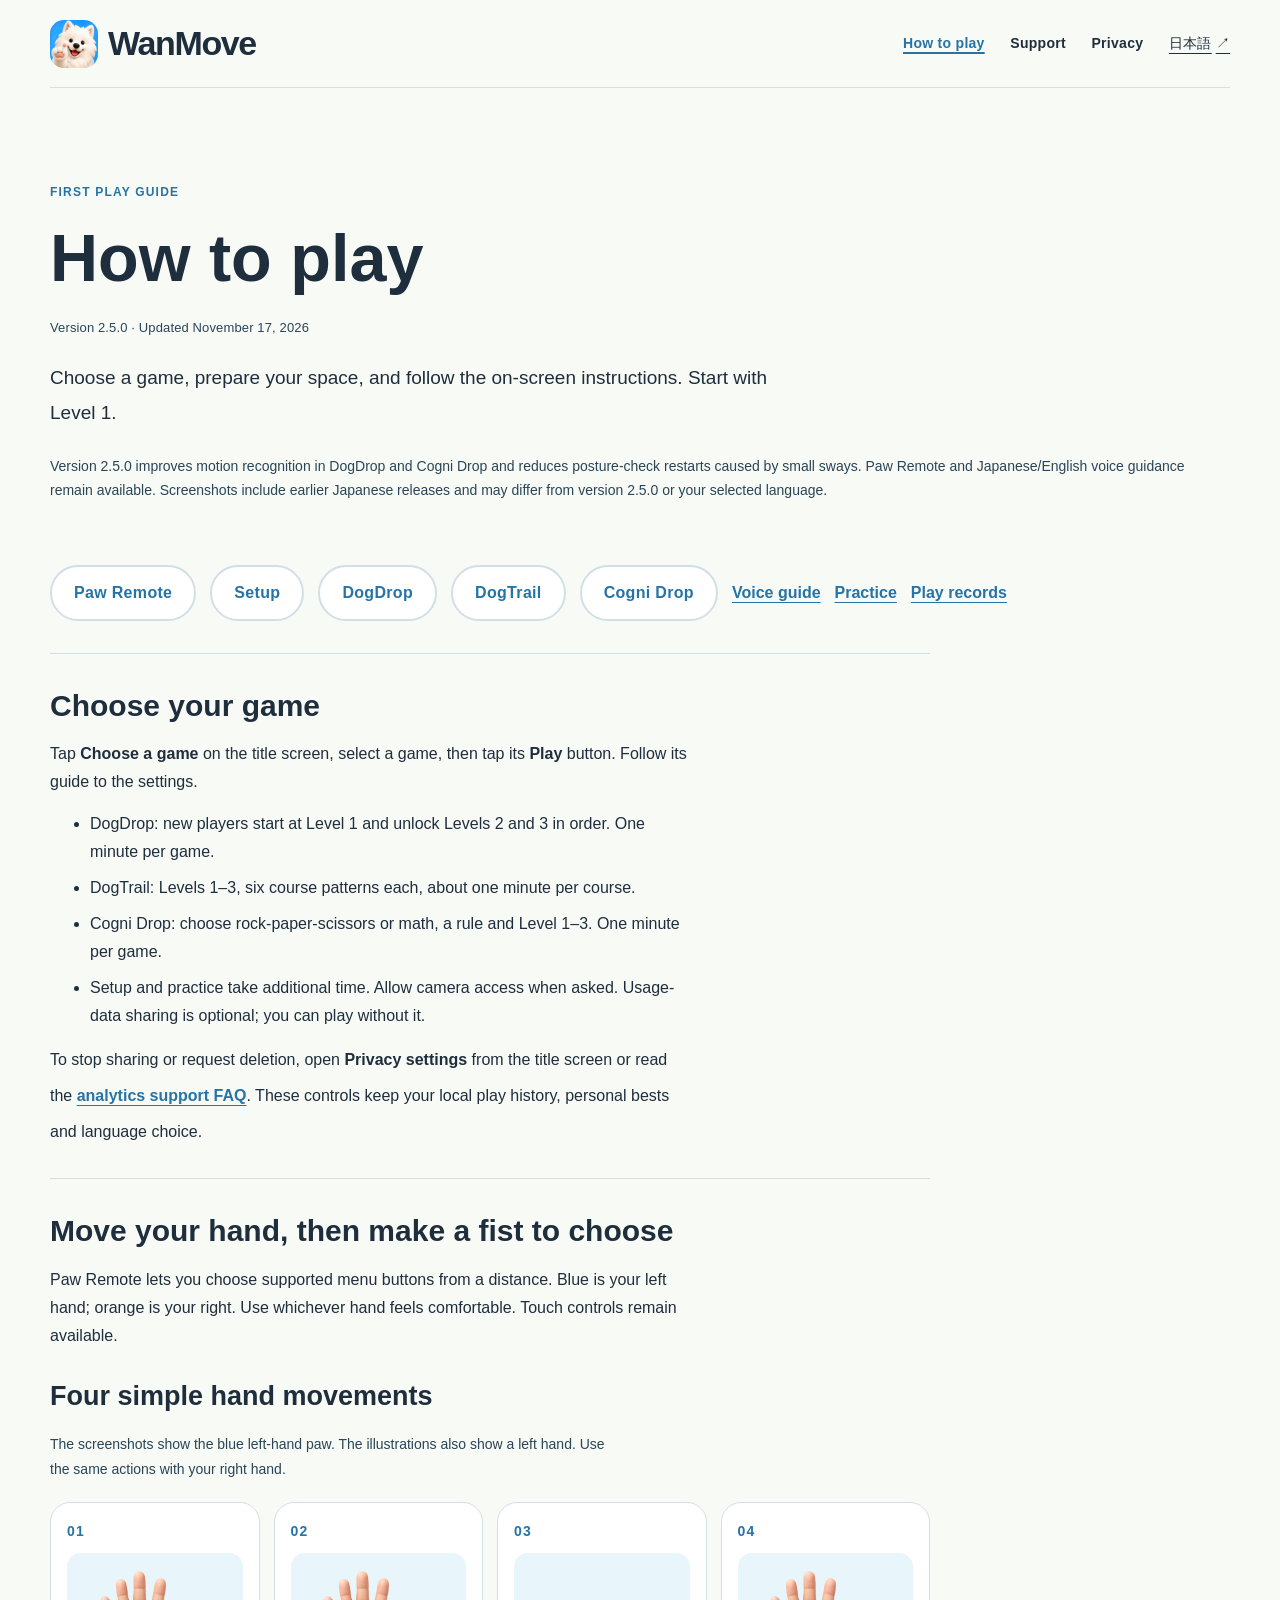
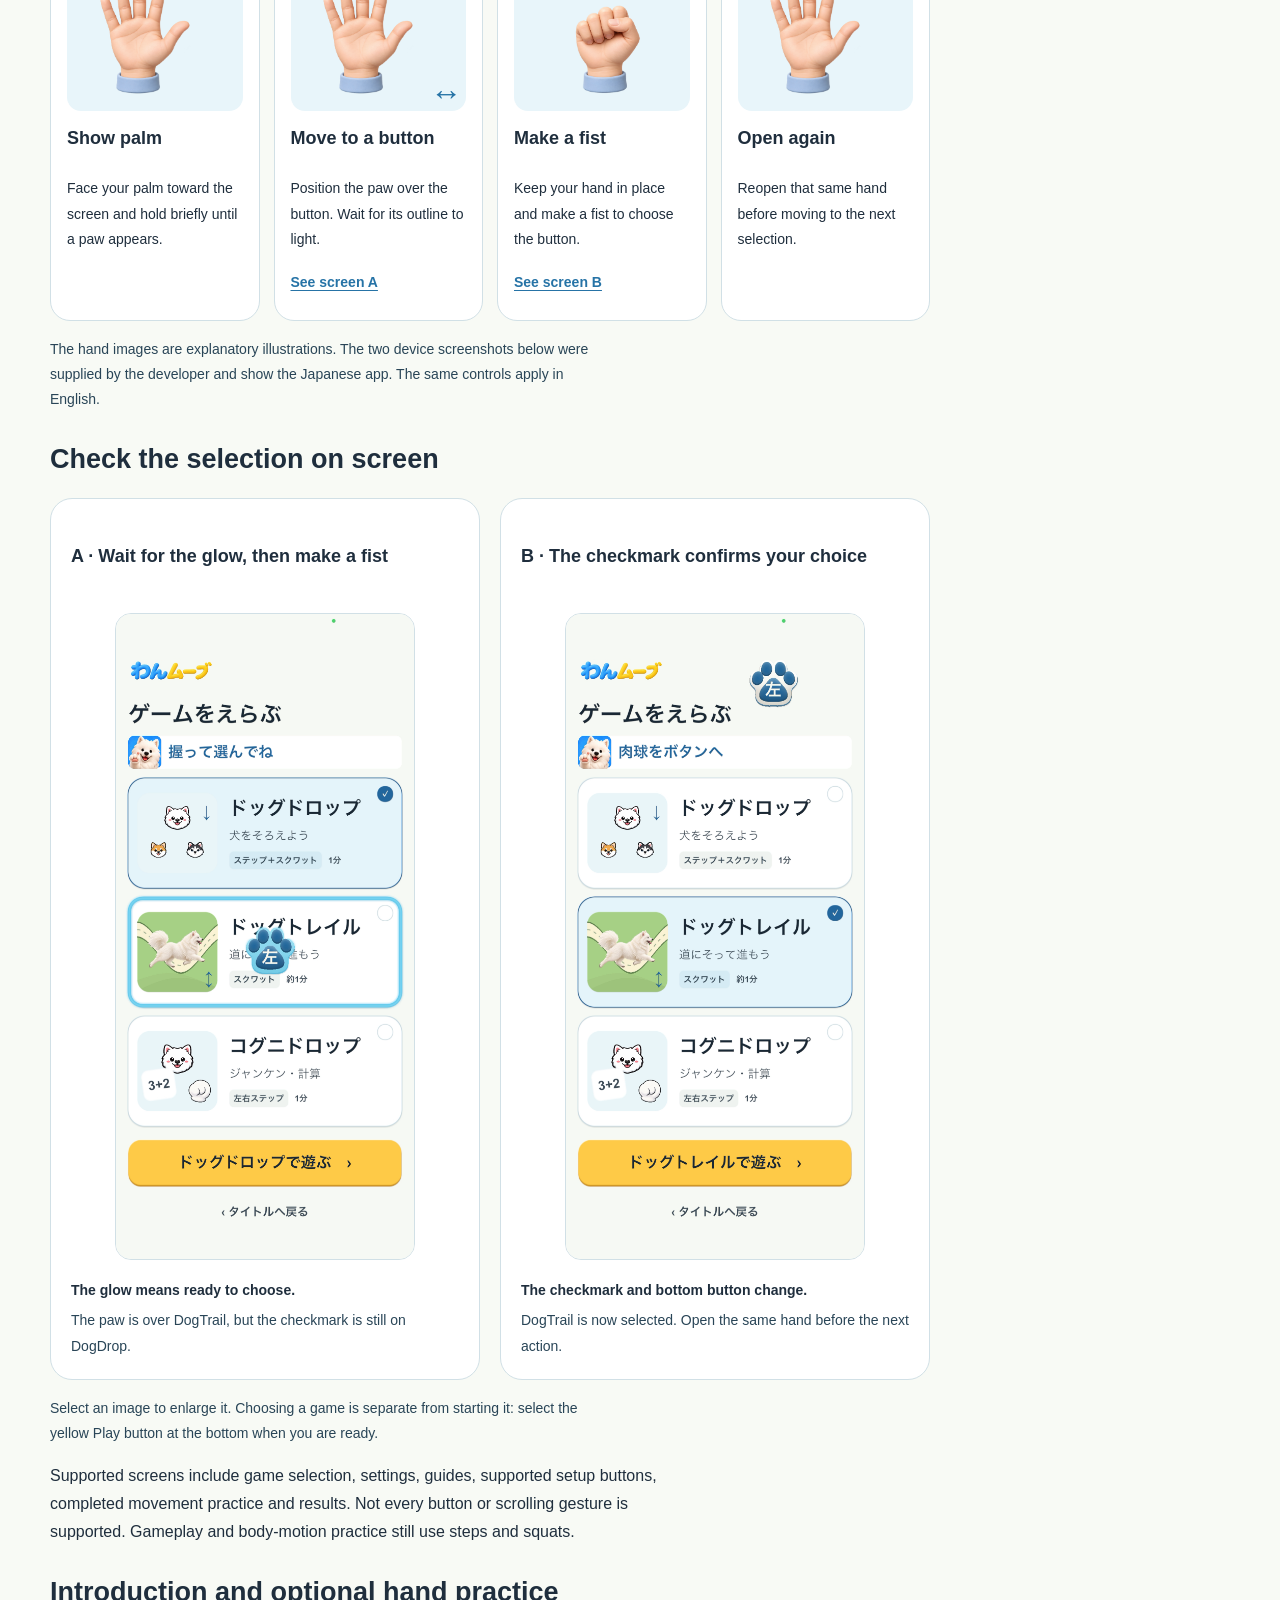
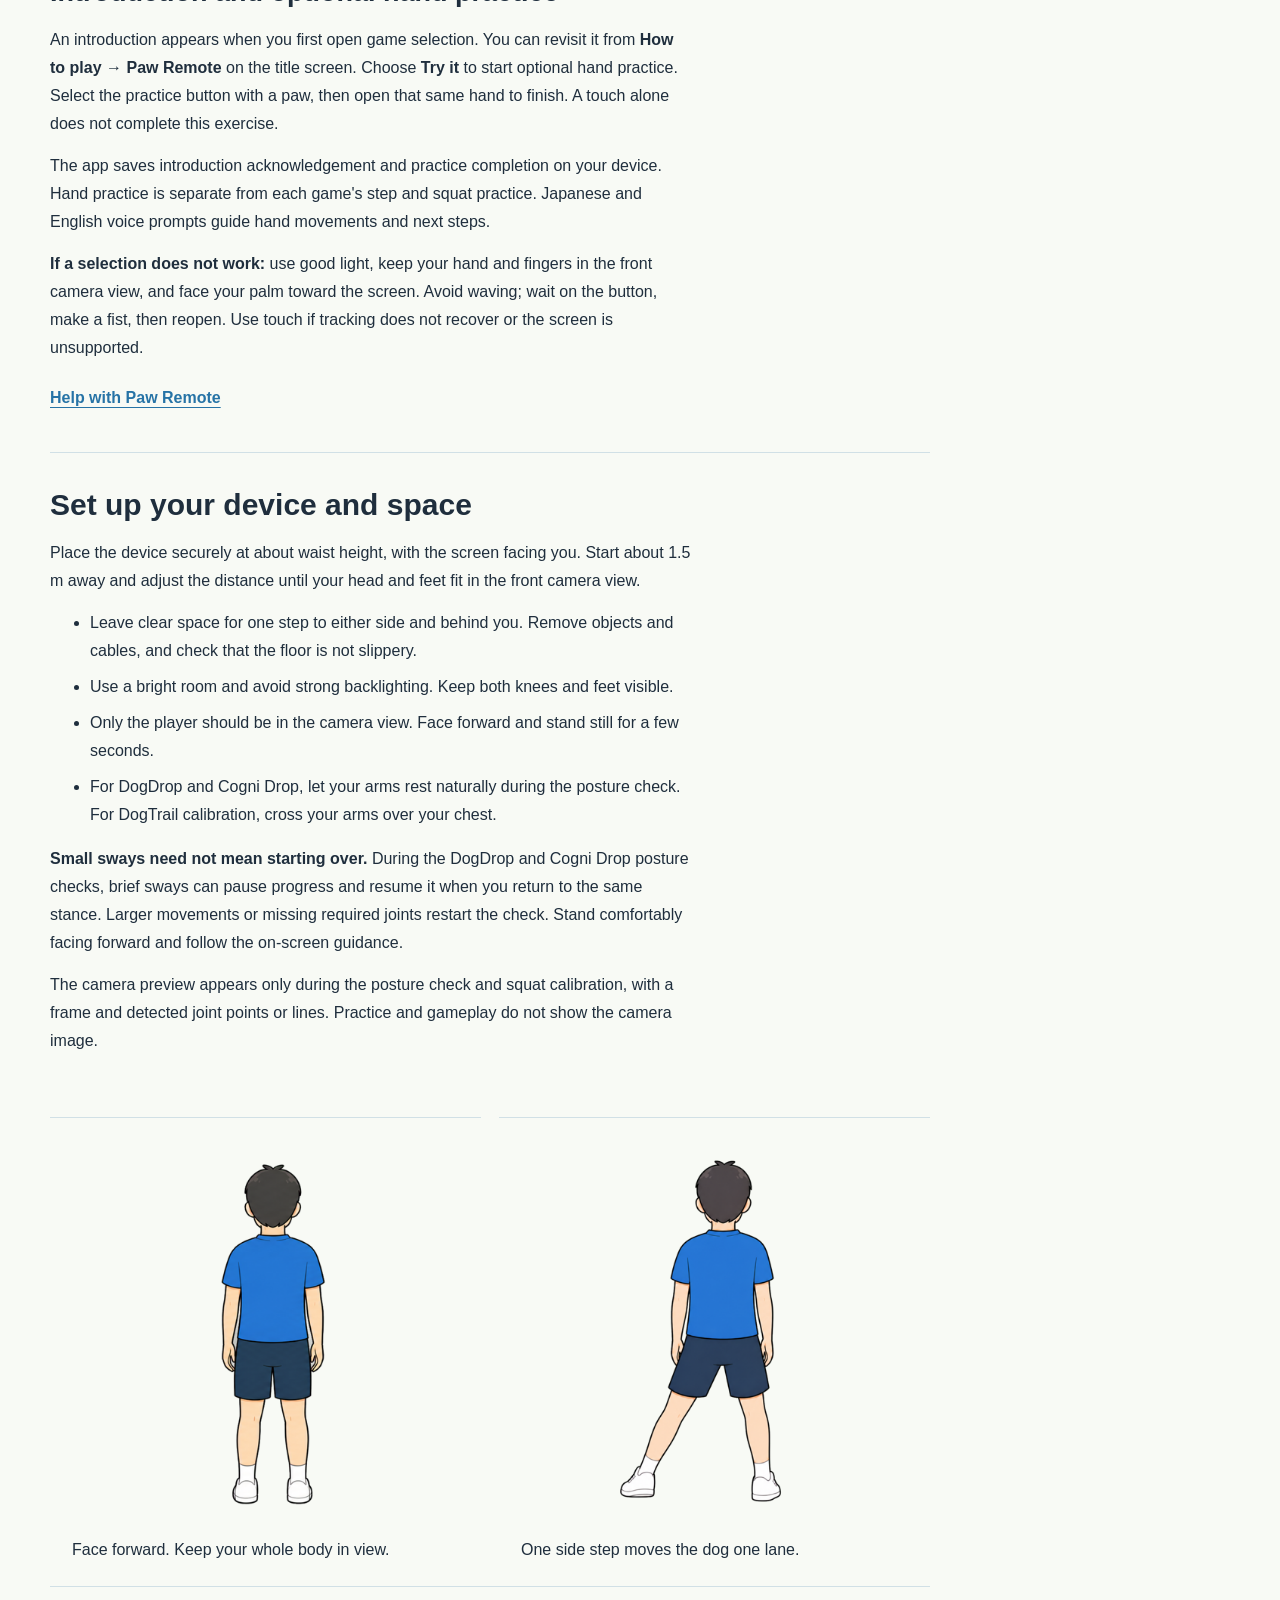
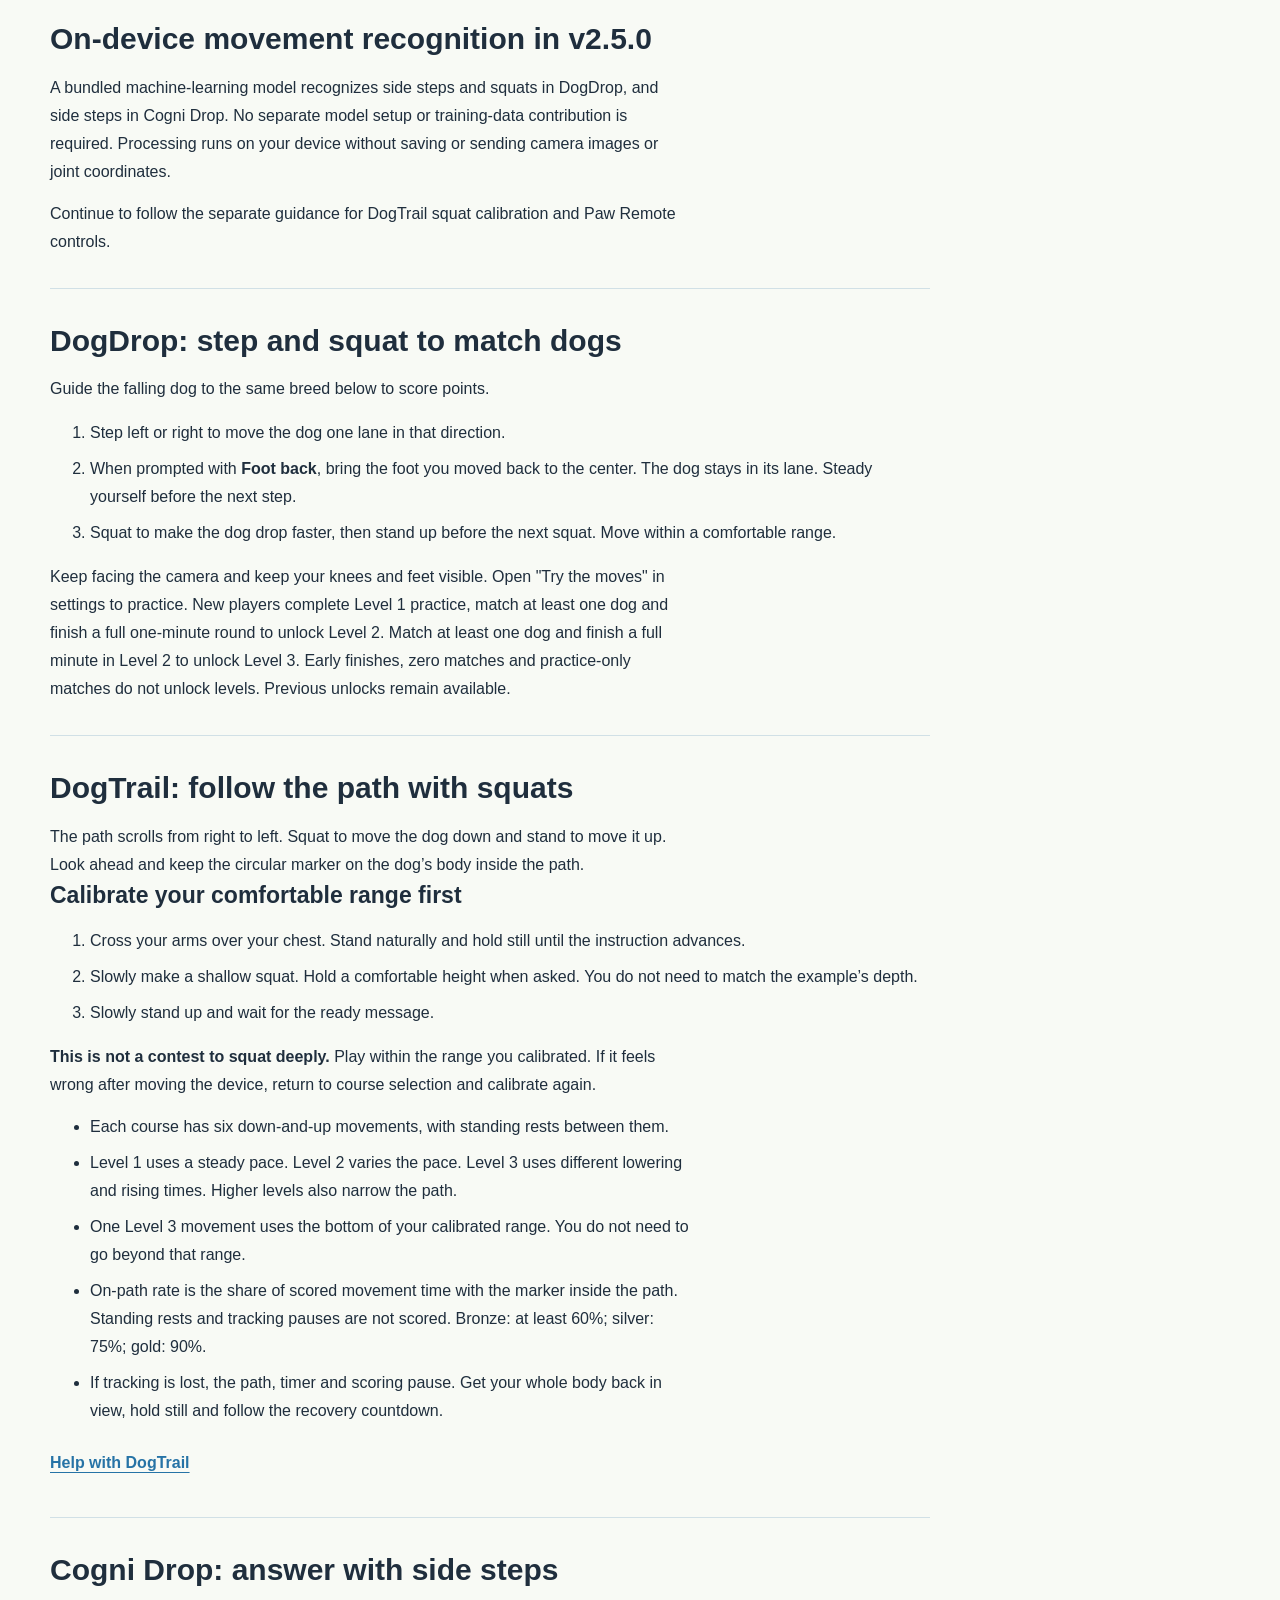
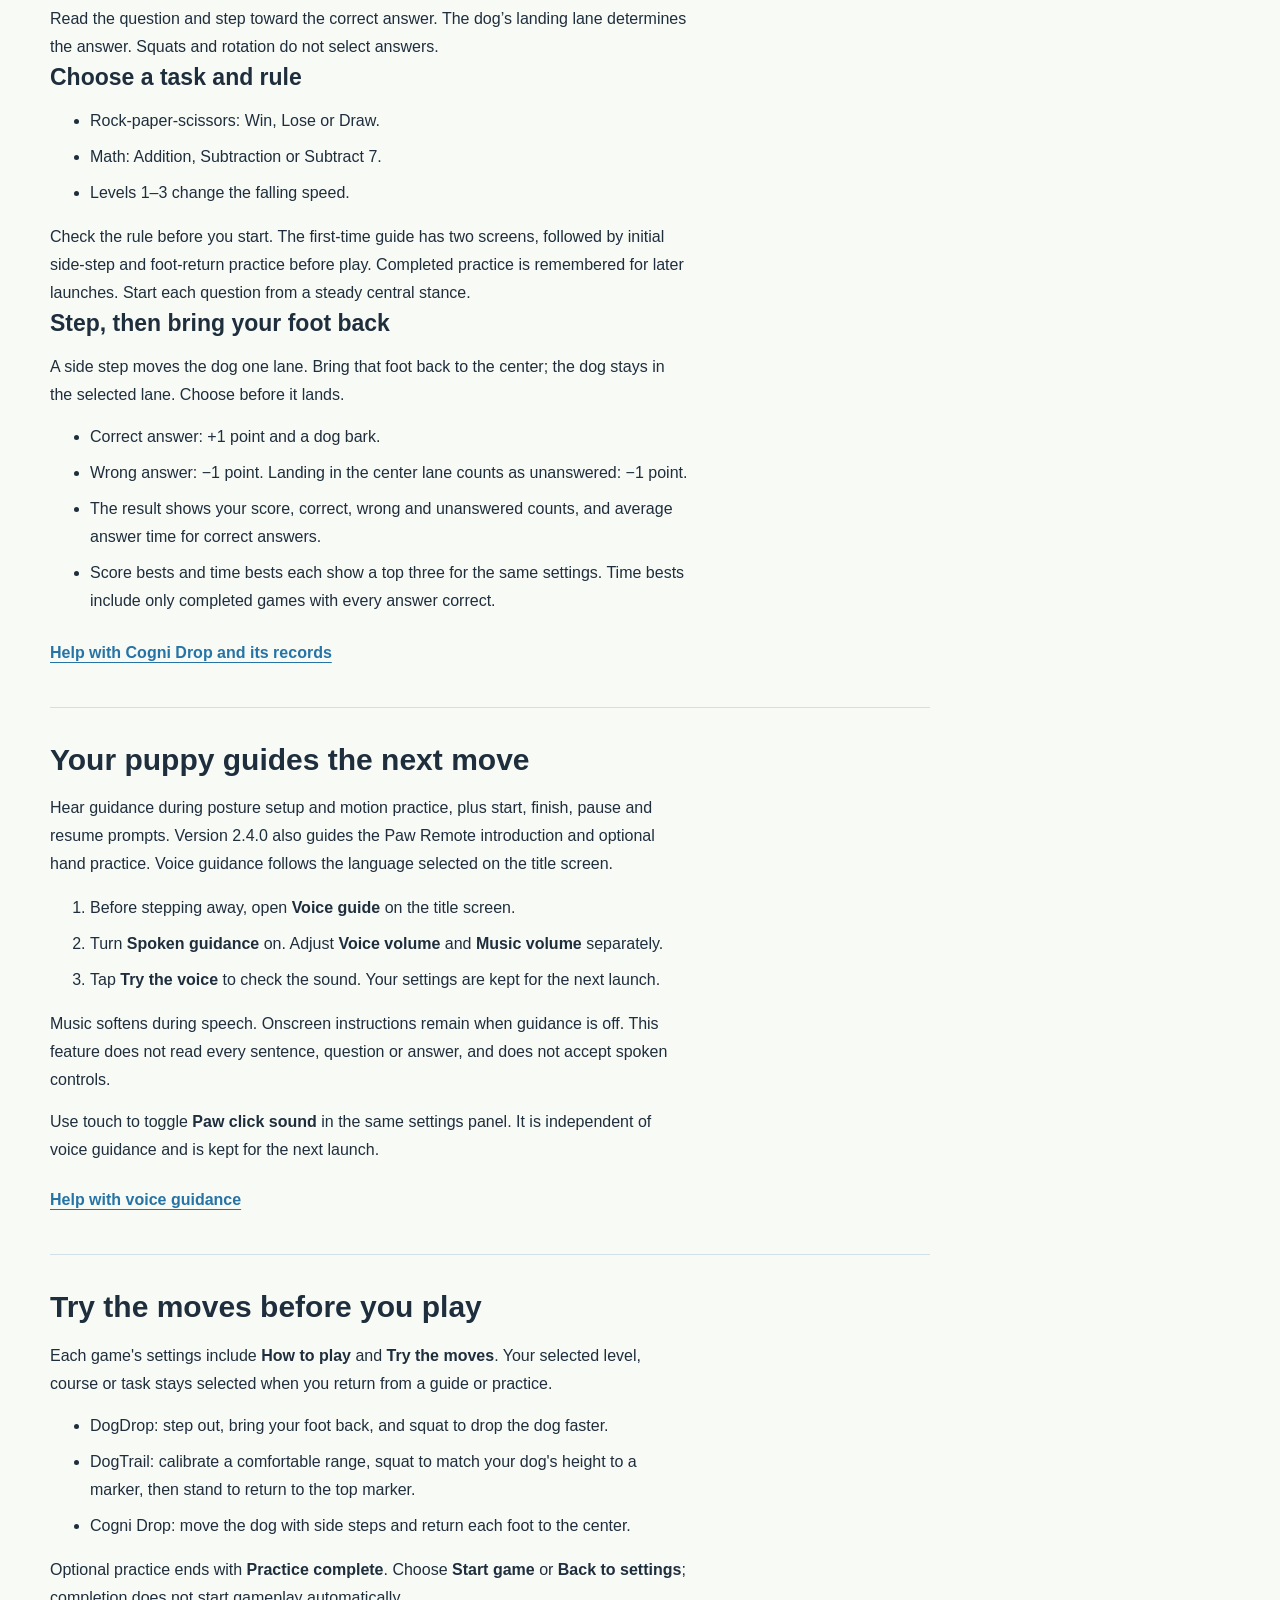
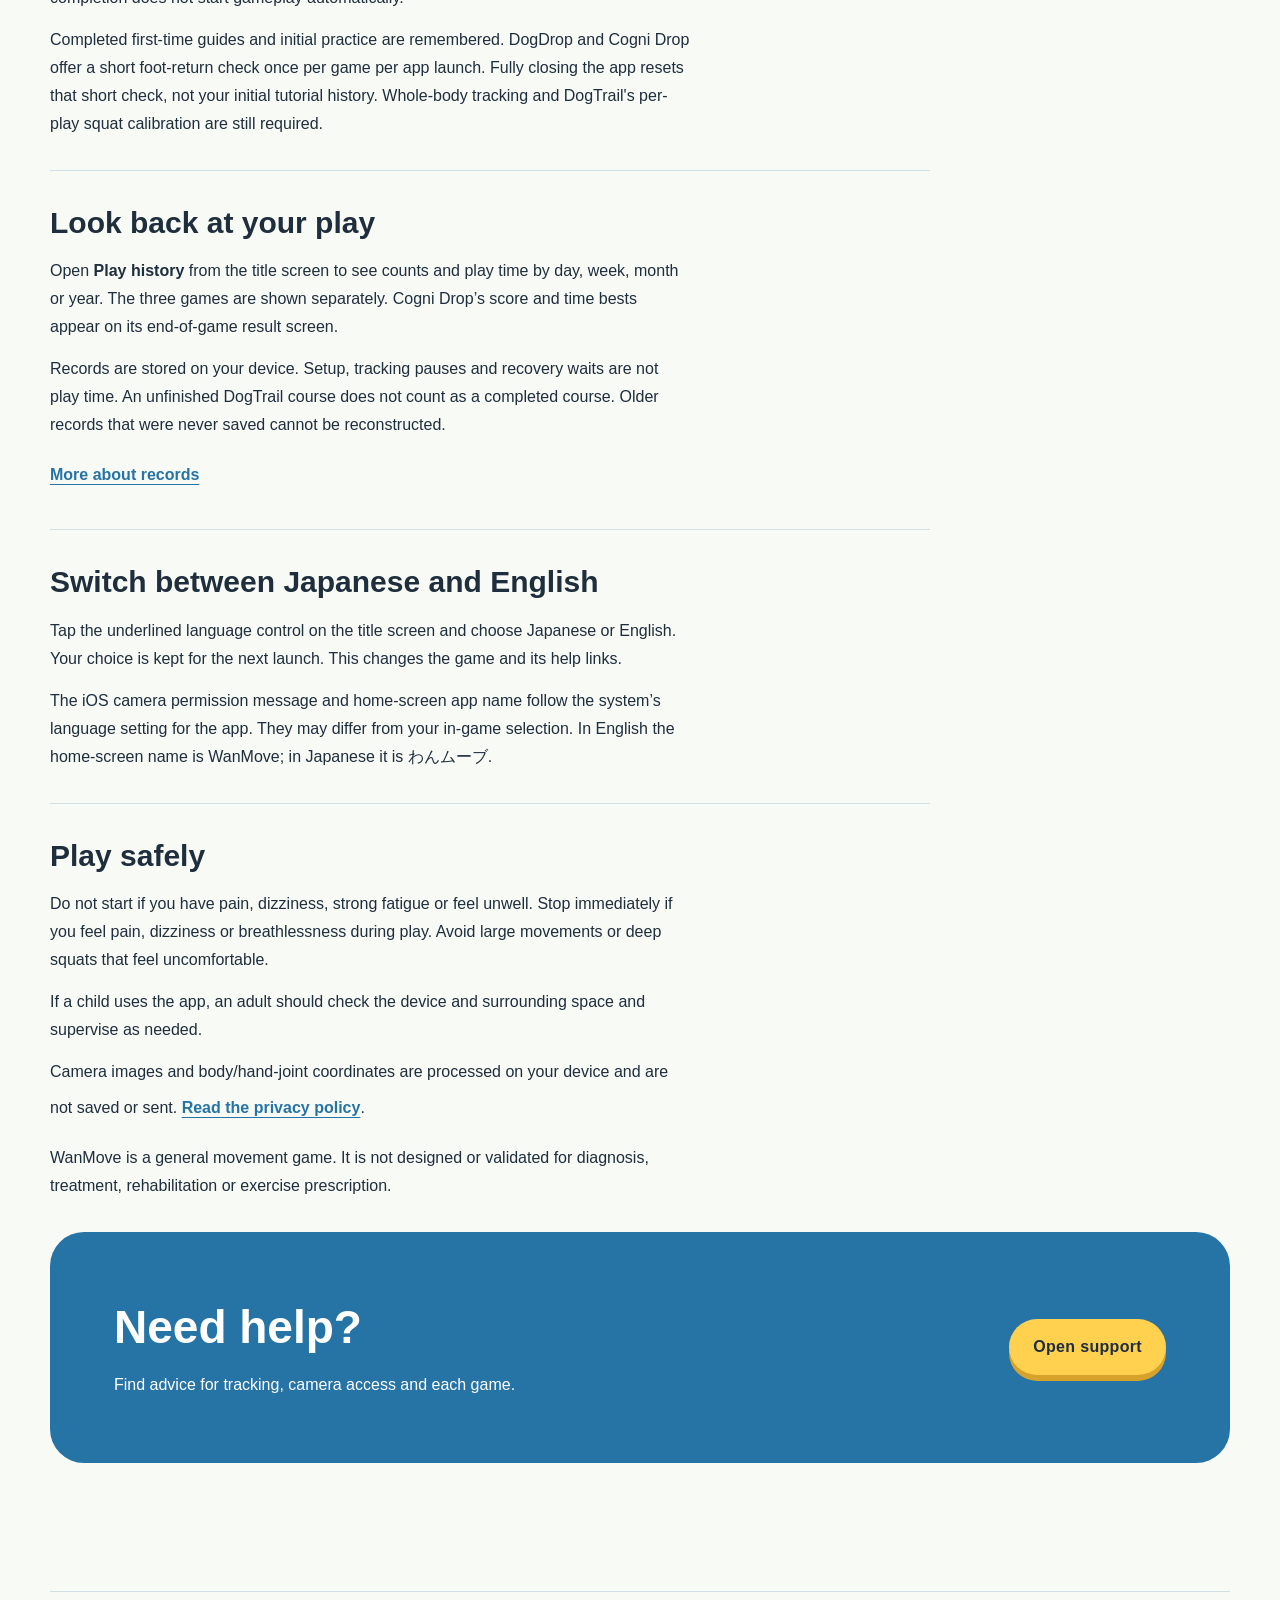
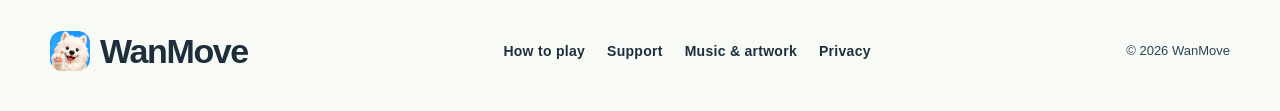
<file: en/guide.html>
<!doctype html>
<html lang="en">
<head>
  <meta charset="utf-8" />
  <meta name="viewport" content="width=device-width, initial-scale=1" />
  <meta name="description" content="Get started with WanMove 2.5.0: improved motion recognition, posture checks that pause for brief sways, Paw Remote, safe setup and controls for all three games." />
  <title>How to play | WanMove</title>
  <link rel="icon" href="../assets/wanmove-icon.png" />
  <link rel="stylesheet" href="../assets/site.css?v=20261025-paw-visuals" />
  <link rel="alternate" hreflang="ja" href="../guide.html" />
  <link rel="alternate" hreflang="en" href="guide.html" />
</head>
<body class="site-shell">
  <a class="skip-link" href="#main-content">Skip to content</a>
  <header class="site-header">
    <a class="brand" href="index.html" aria-label="WanMove home"><img class="brand-icon" src="../assets/wanmove-icon.png" width="1024" height="1024" alt="" /><span class="brand-wordmark">WanMove</span></a>
    <nav class="site-nav" aria-label="Main navigation"><a href="guide.html" aria-current="page">How to play</a><a href="support.html">Support</a><a href="privacy.html">Privacy</a><a class="language-link" href="../guide.html" lang="ja" hreflang="ja" aria-label="日本語のページへ">日本語 <span aria-hidden="true">↗</span></a></nav>
  </header>
  <main id="main-content"><header class="page-hero"><p class="eyebrow">FIRST PLAY GUIDE</p><h1>How to play</h1><p class="updated">Version 2.5.0 · Updated November 17, 2026</p><p class="lead">Choose a game, prepare your space, and follow the on-screen instructions. Start with Level 1.</p><p class="rename-note">Version 2.5.0 improves motion recognition in DogDrop and Cogni Drop and reduces posture-check restarts caused by small sways. Paw Remote and Japanese/English voice guidance remain available. Screenshots include earlier Japanese releases and may differ from version 2.5.0 or your selected language.</p></header><div class="article-wrap"><nav class="guide-jump" aria-label="On this page"><a class="button button-secondary" href="#paw-remote">Paw Remote</a><a class="button button-secondary" href="#scene-two-title">Setup</a><a class="button button-secondary" href="#dogdrop">DogDrop</a><a class="button button-secondary" href="#dogtrail">DogTrail</a><a class="button button-secondary" href="#cognidrop">Cogni Drop</a><a class="text-link" href="#voice-guide">Voice guide</a><a class="text-link" href="#practice">Practice</a><a class="text-link" href="#play-records">Play records</a></nav><article class="policy-body"><section class="policy-section" aria-labelledby="scene-one-title"><h2 id="scene-one-title">Choose your game</h2><p>Tap <strong>Choose a game</strong> on the title screen, select a game, then tap its <strong>Play</strong> button. Follow its guide to the settings.</p><ul><li>DogDrop: new players start at Level 1 and unlock Levels 2 and 3 in order. One minute per game.</li><li>DogTrail: Levels 1–3, six course patterns each, about one minute per course.</li><li>Cogni Drop: choose rock-paper-scissors or math, a rule and Level 1–3. One minute per game.</li><li>Setup and practice take additional time. Allow camera access when asked. Usage-data sharing is optional; you can play without it.</li></ul><p>To stop sharing or request deletion, open <strong>Privacy settings</strong> from the title screen or read the <a class="text-link" href="support.html#analytics-sharing">analytics support FAQ</a>. These controls keep your local play history, personal bests and language choice.</p></section>
<section class="policy-section paw-visual-guide" aria-labelledby="paw-remote"><h2 id="paw-remote">Move your hand, then make a fist to choose</h2>
<p>Paw Remote lets you choose supported menu buttons from a distance. Blue is your left hand; orange is your right. Use whichever hand feels comfortable. Touch controls remain available.</p>
<h3>Four simple hand movements</h3>
<p class="paw-visual-note">The screenshots show the blue left-hand paw. The illustrations also show a left hand. Use the same actions with your right hand.</p>
<ol class="paw-motion-steps" role="list">
  <li class="paw-step-card"><span class="paw-step-number" aria-hidden="true">01</span><div class="paw-gesture-stage"><span class="paw-hand"><img src="../assets/paw-remote-hand-poses.png" width="1774" height="887" loading="lazy" alt="An open left palm facing the screen" /></span></div><h4>Show palm</h4><p>Face your palm toward the screen and hold briefly until a paw appears.</p></li>
  <li class="paw-step-card"><span class="paw-step-number" aria-hidden="true">02</span><div class="paw-gesture-stage"><span class="paw-hand"><img src="../assets/paw-remote-hand-poses.png" width="1774" height="887" loading="lazy" alt="A left hand kept open while moving" /></span><span class="paw-move-cue" aria-hidden="true">↔</span></div><h4>Move to a button</h4><p>Position the paw over the button. Wait for its outline to light.</p><a class="text-link" href="#paw-screen-before">See screen A</a></li>
  <li class="paw-step-card"><span class="paw-step-number" aria-hidden="true">03</span><div class="paw-gesture-stage"><span class="paw-hand paw-hand-closed"><img src="../assets/paw-remote-hand-poses.png" width="1774" height="887" loading="lazy" alt="A closed left fist used to make a selection" /></span></div><h4>Make a fist</h4><p>Keep your hand in place and make a fist to choose the button.</p><a class="text-link" href="#paw-screen-after">See screen B</a></li>
  <li class="paw-step-card"><span class="paw-step-number" aria-hidden="true">04</span><div class="paw-gesture-stage"><span class="paw-hand"><img src="../assets/paw-remote-hand-poses.png" width="1774" height="887" loading="lazy" alt="The same left hand reopened before another selection" /></span></div><h4>Open again</h4><p>Reopen that same hand before moving to the next selection.</p></li>
</ol>
<p class="paw-visual-note">The hand images are explanatory illustrations. The two device screenshots below were supplied by the developer and show the Japanese app. The same controls apply in English.</p>
<h3>Check the selection on screen</h3>
<div class="paw-screen-grid">
  <figure class="paw-screen-card" id="paw-screen-before"><h4>A · Wait for the glow, then make a fist</h4><a class="paw-screen-link" href="../assets/paw-remote-ready-ja.png" aria-label="Enlarge device screenshot A, shown in Japanese"><img src="../assets/paw-remote-ready-ja.png" width="1170" height="2532" loading="lazy" alt="A blue left-hand paw hovers over DogTrail and its outline glows. The selected checkmark is still on DogDrop in this Japanese game-selection screen" /></a><figcaption><strong>The glow means ready to choose.</strong> The paw is over DogTrail, but the checkmark is still on DogDrop.</figcaption></figure>
  <figure class="paw-screen-card" id="paw-screen-after"><h4>B · The checkmark confirms your choice</h4><a class="paw-screen-link" href="../assets/paw-remote-selected-ja.png" aria-label="Enlarge device screenshot B, shown in Japanese"><img src="../assets/paw-remote-selected-ja.png" width="1170" height="2532" loading="lazy" alt="DogTrail is now checked and the yellow button at the bottom offers to play DogTrail in this Japanese game-selection screen" /></a><figcaption><strong>The checkmark and bottom button change.</strong> DogTrail is now selected. Open the same hand before the next action.</figcaption></figure>
</div>
<p class="paw-visual-note">Select an image to enlarge it. Choosing a game is separate from starting it: select the yellow Play button at the bottom when you are ready.</p>
<p>Supported screens include game selection, settings, guides, supported setup buttons, completed movement practice and results. Not every button or scrolling gesture is supported. Gameplay and body-motion practice still use steps and squats.</p>
<h3>Introduction and optional hand practice</h3><p>An introduction appears when you first open game selection. You can revisit it from <strong>How to play → Paw Remote</strong> on the title screen. Choose <strong>Try it</strong> to start optional hand practice. Select the practice button with a paw, then open that same hand to finish. A touch alone does not complete this exercise.</p>
<p>The app saves introduction acknowledgement and practice completion on your device. Hand practice is separate from each game's step and squat practice. Japanese and English voice prompts guide hand movements and next steps.</p>
<p><strong>If a selection does not work:</strong> use good light, keep your hand and fingers in the front camera view, and face your palm toward the screen. Avoid waving; wait on the button, make a fist, then reopen. Use touch if tracking does not recover or the screen is unsupported.</p><p><a class="text-link" href="support.html#paw-remote">Help with Paw Remote</a></p></section>
<section class="policy-section" aria-labelledby="scene-two-title"><h2 id="scene-two-title">Set up your device and space</h2><p>Place the device securely at about waist height, with the screen facing you. Start about 1.5 m away and adjust the distance until your head and feet fit in the front camera view.</p><ul><li>Leave clear space for one step to either side and behind you. Remove objects and cables, and check that the floor is not slippery.</li><li>Use a bright room and avoid strong backlighting. Keep both knees and feet visible.</li><li>Only the player should be in the camera view. Face forward and stand still for a few seconds.</li><li>For DogDrop and Cogni Drop, let your arms rest naturally during the posture check. For DogTrail calibration, cross your arms over your chest.</li></ul><p><strong>Small sways need not mean starting over.</strong> During the DogDrop and Cogni Drop posture checks, brief sways can pause progress and resume it when you return to the same stance. Larger movements or missing required joints restart the check. Stand comfortably facing forward and follow the on-screen guidance.</p><p>The camera preview appears only during the posture check and squat calibration, with a frame and detected joint points or lines. Practice and gameplay do not show the camera image.</p></section>
<div class="mechanic-grid"><figure class="mechanic-card"><img src="../assets/guide-neutral-stance.png" width="512" height="512" loading="lazy" alt="Stand facing the camera with your whole body in view" /><figcaption>Face forward. Keep your whole body in view.</figcaption></figure><figure class="mechanic-card"><img src="../assets/guide-side-step.png" width="512" height="512" loading="lazy" alt="Take one step sideways and return the foot to the center" /><figcaption>One side step moves the dog one lane.</figcaption></figure></div><section class="policy-section" aria-labelledby="motion-recognition"><h2 id="motion-recognition">On-device movement recognition in v2.5.0</h2><p>A bundled machine-learning model recognizes side steps and squats in DogDrop, and side steps in Cogni Drop. No separate model setup or training-data contribution is required. Processing runs on your device without saving or sending camera images or joint coordinates.</p><p>Continue to follow the separate guidance for DogTrail squat calibration and Paw Remote controls.</p></section><section class="policy-section" aria-labelledby="dogdrop"><h2 id="dogdrop">DogDrop: step and squat to match dogs</h2><p>Guide the falling dog to the same breed below to score points.</p><ol><li>Step left or right to move the dog one lane in that direction.</li><li>When prompted with <strong>Foot back</strong>, bring the foot you moved back to the center. The dog stays in its lane. Steady yourself before the next step.</li><li>Squat to make the dog drop faster, then stand up before the next squat. Move within a comfortable range.</li></ol><p>Keep facing the camera and keep your knees and feet visible. Open "Try the moves" in settings to practice. New players complete Level 1 practice, match at least one dog and finish a full one-minute round to unlock Level 2. Match at least one dog and finish a full minute in Level 2 to unlock Level 3. Early finishes, zero matches and practice-only matches do not unlock levels. Previous unlocks remain available.</p></section>
<section class="policy-section" aria-labelledby="dogtrail"><h2 id="dogtrail">DogTrail: follow the path with squats</h2><p>The path scrolls from right to left. Squat to move the dog down and stand to move it up. Look ahead and keep the circular marker on the dog’s body inside the path.</p><h3>Calibrate your comfortable range first</h3><ol><li>Cross your arms over your chest. Stand naturally and hold still until the instruction advances.</li><li>Slowly make a shallow squat. Hold a comfortable height when asked. You do not need to match the example’s depth.</li><li>Slowly stand up and wait for the ready message.</li></ol><p><strong>This is not a contest to squat deeply.</strong> Play within the range you calibrated. If it feels wrong after moving the device, return to course selection and calibrate again.</p><ul><li>Each course has six down-and-up movements, with standing rests between them.</li><li>Level 1 uses a steady pace. Level 2 varies the pace. Level 3 uses different lowering and rising times. Higher levels also narrow the path.</li><li>One Level 3 movement uses the bottom of your calibrated range. You do not need to go beyond that range.</li><li>On-path rate is the share of scored movement time with the marker inside the path. Standing rests and tracking pauses are not scored. Bronze: at least 60%; silver: 75%; gold: 90%.</li><li>If tracking is lost, the path, timer and scoring pause. Get your whole body back in view, hold still and follow the recovery countdown.</li></ul><p><a class="text-link" href="support.html#dogtrail">Help with DogTrail</a></p></section>
<section class="policy-section" aria-labelledby="cognidrop"><h2 id="cognidrop">Cogni Drop: answer with side steps</h2><p>Read the question and step toward the correct answer. The dog’s landing lane determines the answer. Squats and rotation do not select answers.</p><h3>Choose a task and rule</h3><ul><li>Rock-paper-scissors: Win, Lose or Draw.</li><li>Math: Addition, Subtraction or Subtract 7.</li><li>Levels 1–3 change the falling speed.</li></ul><p>Check the rule before you start. The first-time guide has two screens, followed by initial side-step and foot-return practice before play. Completed practice is remembered for later launches. Start each question from a steady central stance.</p><h3>Step, then bring your foot back</h3><p>A side step moves the dog one lane. Bring that foot back to the center; the dog stays in the selected lane. Choose before it lands.</p><ul><li>Correct answer: +1 point and a dog bark.</li><li>Wrong answer: −1 point. Landing in the center lane counts as unanswered: −1 point.</li><li>The result shows your score, correct, wrong and unanswered counts, and average answer time for correct answers.</li><li>Score bests and time bests each show a top three for the same settings. Time bests include only completed games with every answer correct.</li></ul><p><a class="text-link" href="support.html#cognidrop">Help with Cogni Drop and its records</a></p></section>
<section class="policy-section" aria-labelledby="voice-guide"><h2 id="voice-guide">Your puppy guides the next move</h2><p>Hear guidance during posture setup and motion practice, plus start, finish, pause and resume prompts. Version 2.4.0 also guides the Paw Remote introduction and optional hand practice. Voice guidance follows the language selected on the title screen.</p><ol><li>Before stepping away, open <strong>Voice guide</strong> on the title screen.</li><li>Turn <strong>Spoken guidance</strong> on. Adjust <strong>Voice volume</strong> and <strong>Music volume</strong> separately.</li><li>Tap <strong>Try the voice</strong> to check the sound. Your settings are kept for the next launch.</li></ol><p>Music softens during speech. Onscreen instructions remain when guidance is off. This feature does not read every sentence, question or answer, and does not accept spoken controls.</p><p>Use touch to toggle <strong>Paw click sound</strong> in the same settings panel. It is independent of voice guidance and is kept for the next launch.</p><p><a class="text-link" href="support.html#voice-guide">Help with voice guidance</a></p></section>
<section class="policy-section" aria-labelledby="practice"><h2 id="practice">Try the moves before you play</h2><p>Each game's settings include <strong>How to play</strong> and <strong>Try the moves</strong>. Your selected level, course or task stays selected when you return from a guide or practice.</p><ul><li>DogDrop: step out, bring your foot back, and squat to drop the dog faster.</li><li>DogTrail: calibrate a comfortable range, squat to match your dog's height to a marker, then stand to return to the top marker.</li><li>Cogni Drop: move the dog with side steps and return each foot to the center.</li></ul><p>Optional practice ends with <strong>Practice complete</strong>. Choose <strong>Start game</strong> or <strong>Back to settings</strong>; completion does not start gameplay automatically.</p><p>Completed first-time guides and initial practice are remembered. DogDrop and Cogni Drop offer a short foot-return check once per game per app launch. Fully closing the app resets that short check, not your initial tutorial history. Whole-body tracking and DogTrail's per-play squat calibration are still required.</p></section>
<section class="policy-section" aria-labelledby="play-records"><h2 id="play-records">Look back at your play</h2><p>Open <strong>Play history</strong> from the title screen to see counts and play time by day, week, month or year. The three games are shown separately. Cogni Drop’s score and time bests appear on its end-of-game result screen.</p><p>Records are stored on your device. Setup, tracking pauses and recovery waits are not play time. An unfinished DogTrail course does not count as a completed course. Older records that were never saved cannot be reconstructed.</p><p><a class="text-link" href="support.html#records">More about records</a></p></section>
<section class="policy-section" aria-labelledby="language"><h2 id="language">Switch between Japanese and English</h2><p>Tap the underlined language control on the title screen and choose Japanese or English. Your choice is kept for the next launch. This changes the game and its help links.</p><p>The iOS camera permission message and home-screen app name follow the system’s language setting for the app. They may differ from your in-game selection. In English the home-screen name is WanMove; in Japanese it is わんムーブ.</p></section>
<section class="policy-section" aria-labelledby="safety"><h2 id="safety">Play safely</h2><p>Do not start if you have pain, dizziness, strong fatigue or feel unwell. Stop immediately if you feel pain, dizziness or breathlessness during play. Avoid large movements or deep squats that feel uncomfortable.</p><p>If a child uses the app, an adult should check the device and surrounding space and supervise as needed.</p><p>Camera images and body/hand-joint coordinates are processed on your device and are not saved or sent. <a class="text-link" href="privacy.html">Read the privacy policy</a>.</p><p>WanMove is a general movement game. It is not designed or validated for diagnosis, treatment, rehabilitation or exercise prescription.</p></section>
</article><div class="closing-panel"><div><h2>Need help?</h2><p>Find advice for tracking, camera access and each game.</p></div><a class="button button-primary" href="support.html">Open support</a></div></div></main>
  <footer class="site-footer">
    <a class="brand" href="index.html" aria-label="WanMove home"><img class="brand-icon" src="../assets/wanmove-icon.png" width="1024" height="1024" alt="" /><span class="brand-wordmark">WanMove</span></a>
    <nav class="footer-nav" aria-label="Footer navigation"><a href="guide.html">How to play</a><a href="support.html">Support</a><a href="support.html#music-credits">Music &amp; artwork</a><a href="privacy.html">Privacy</a></nav>
    <span>© 2026 WanMove</span>
  </footer>
</body>
</html>
</file>
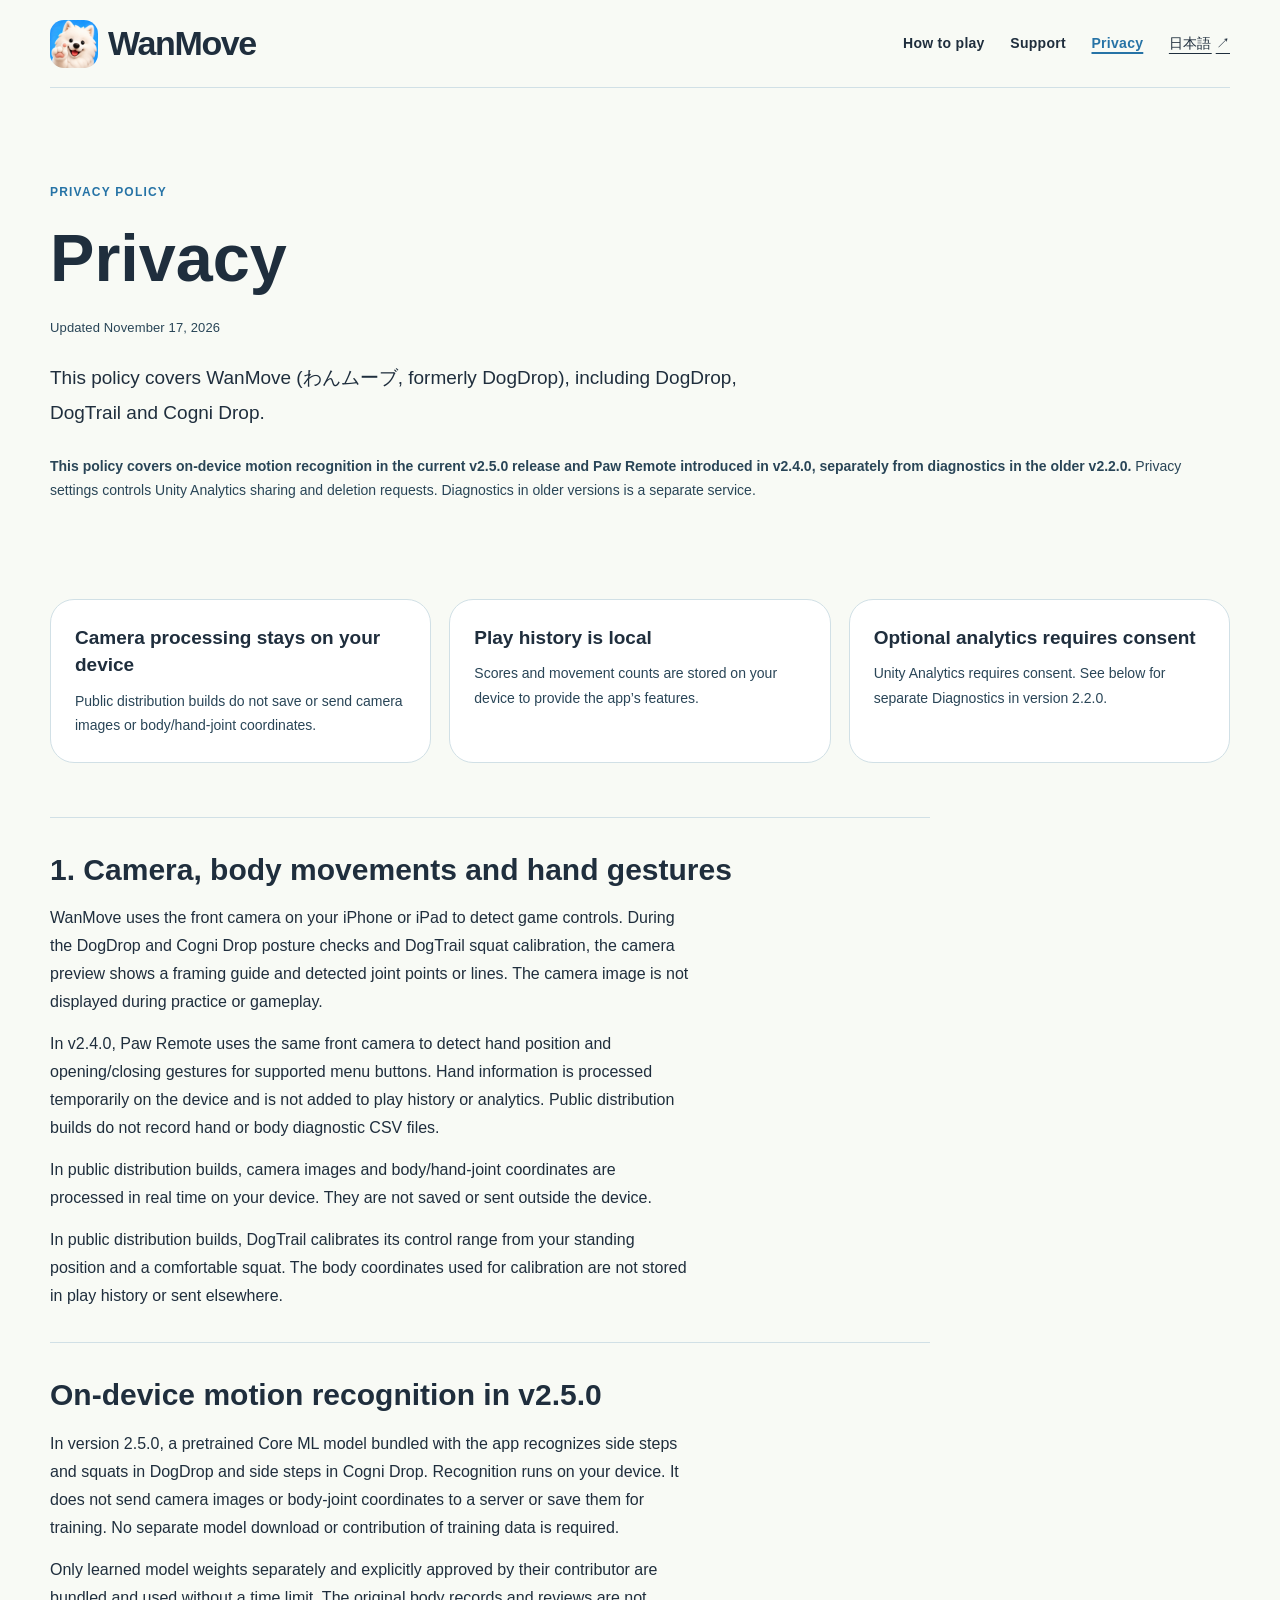
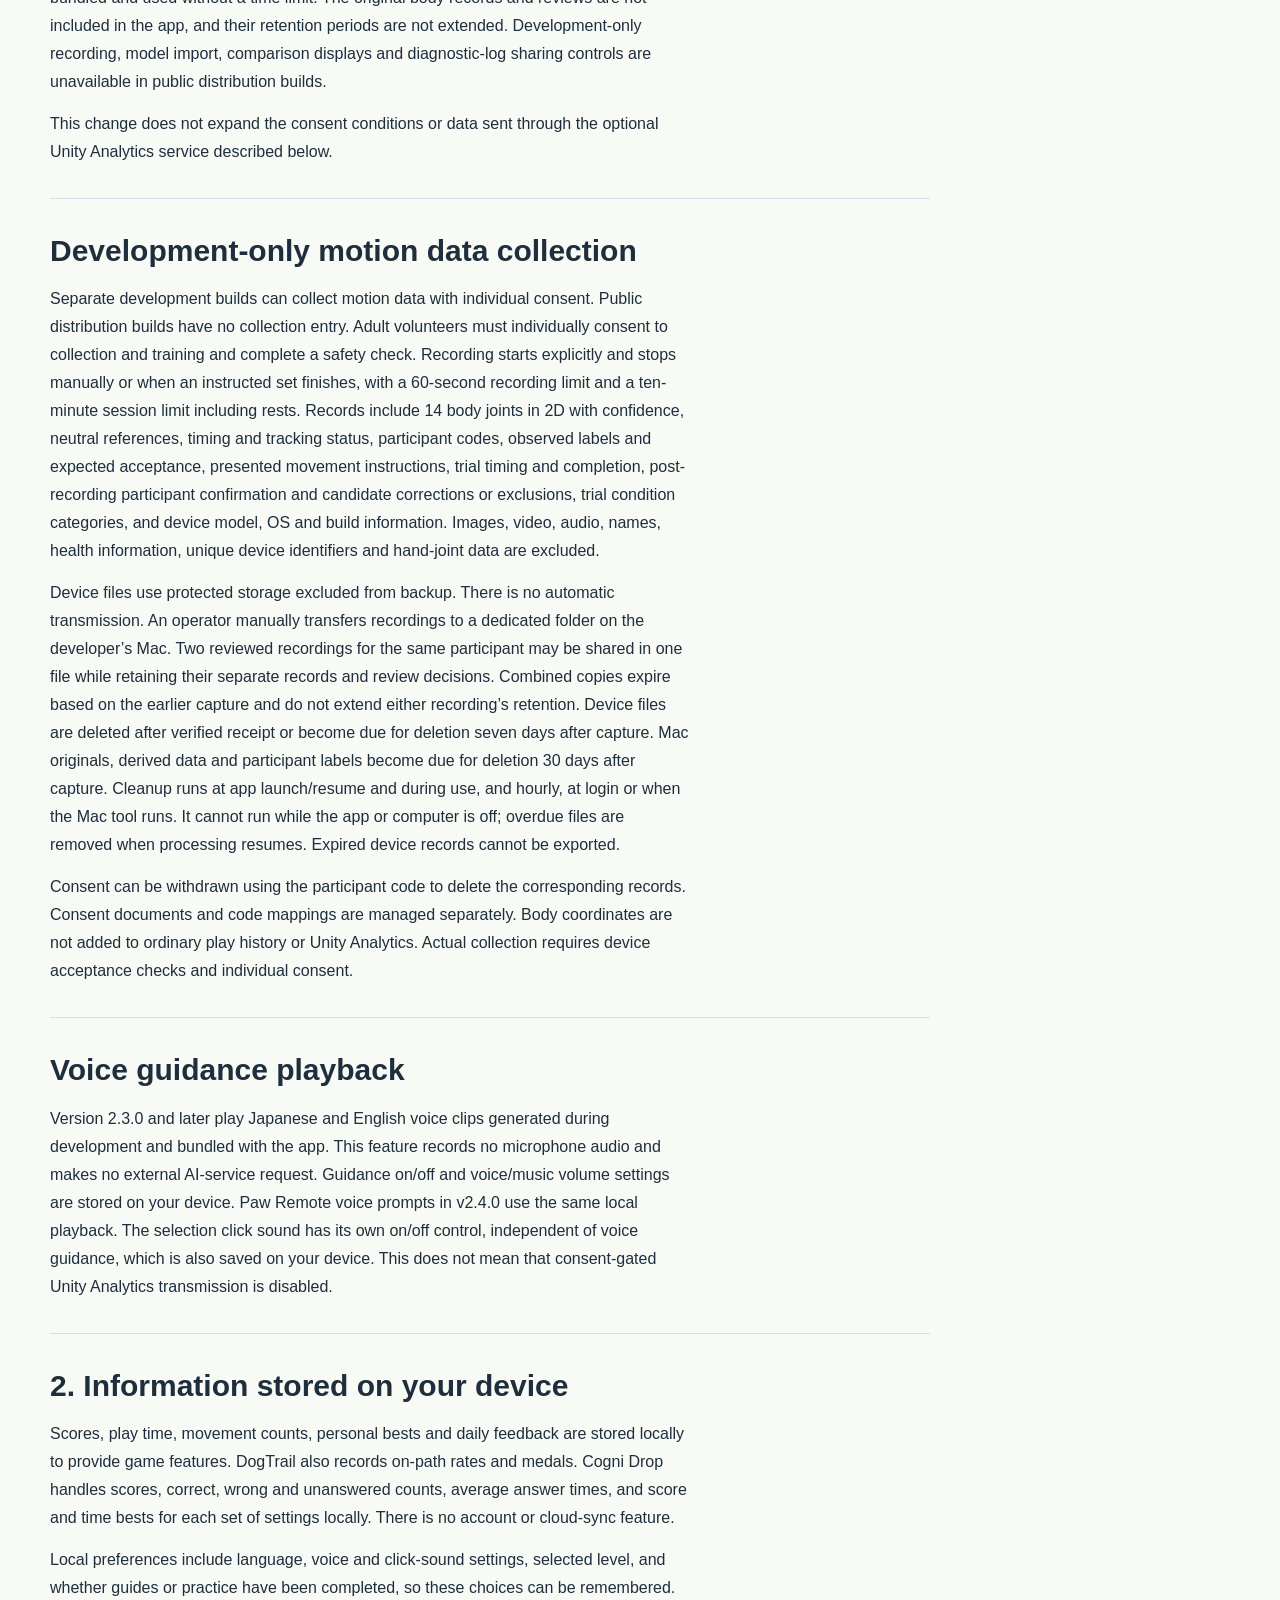
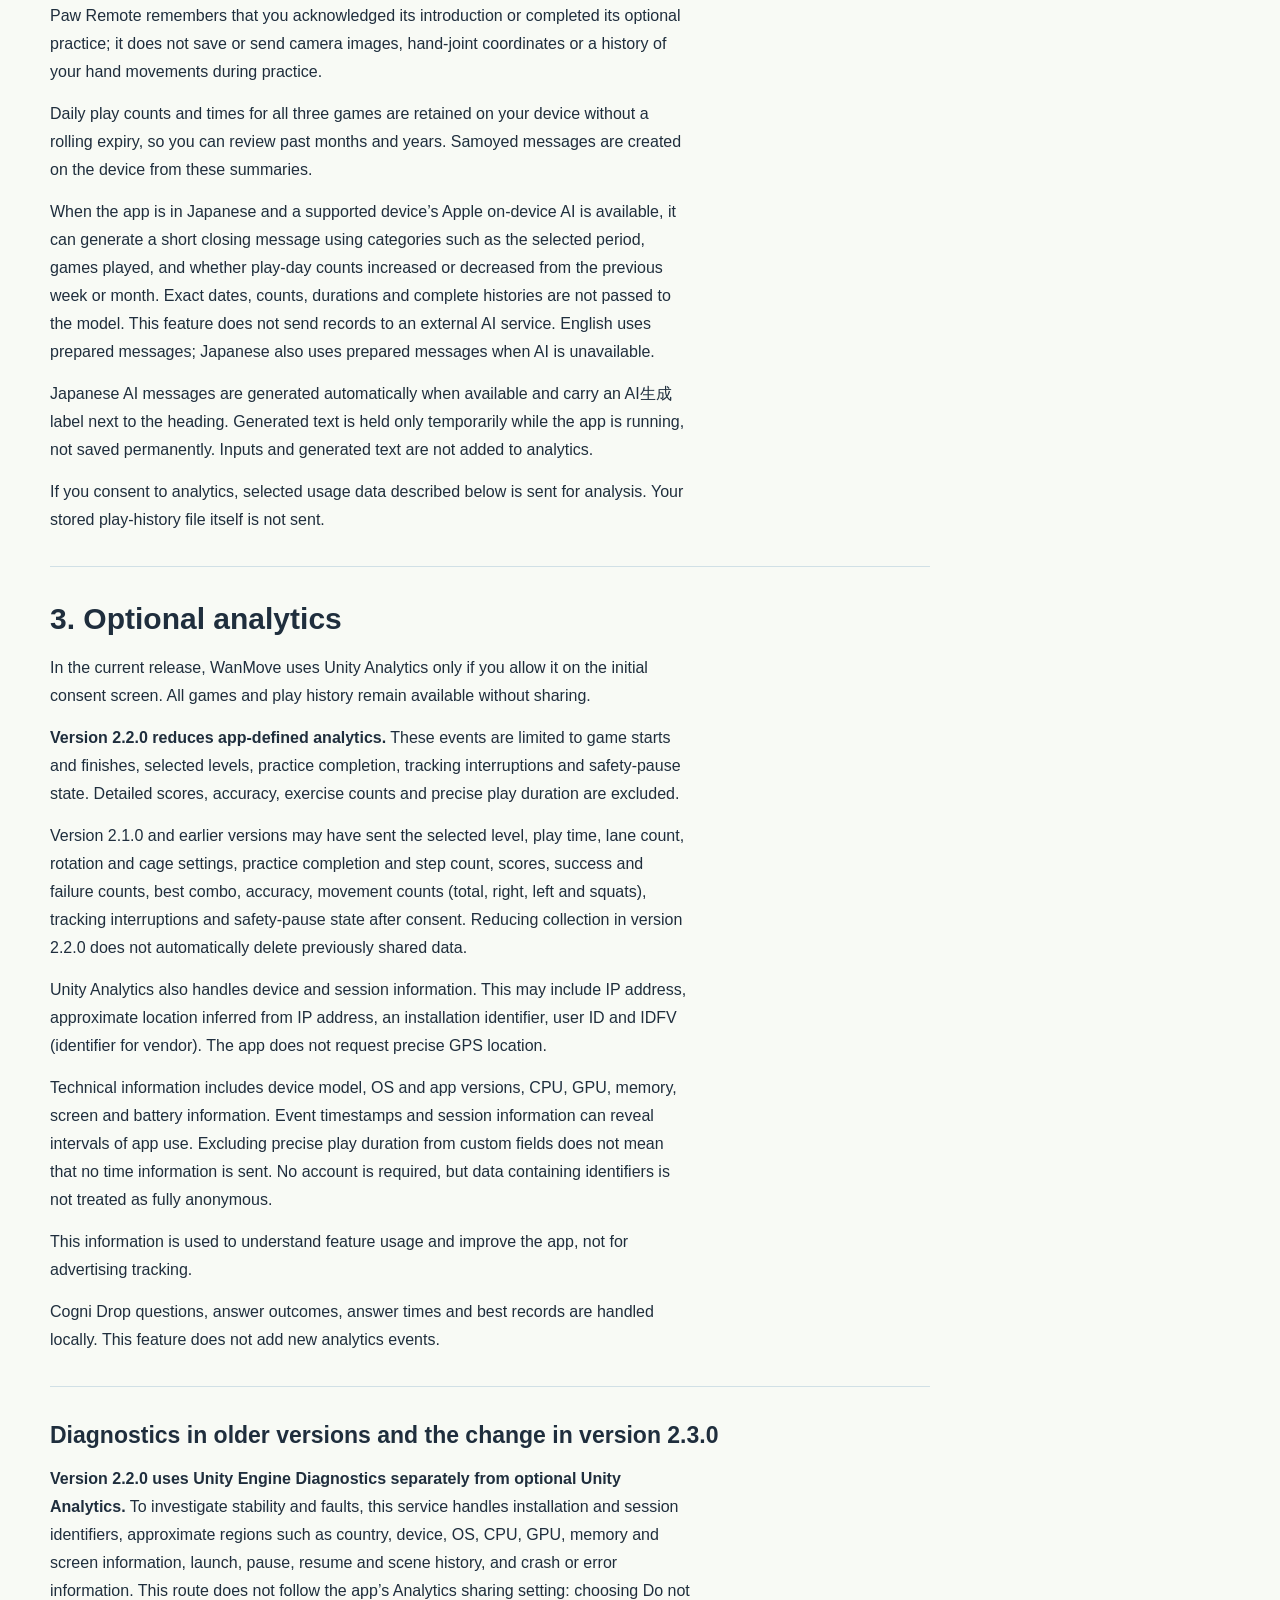
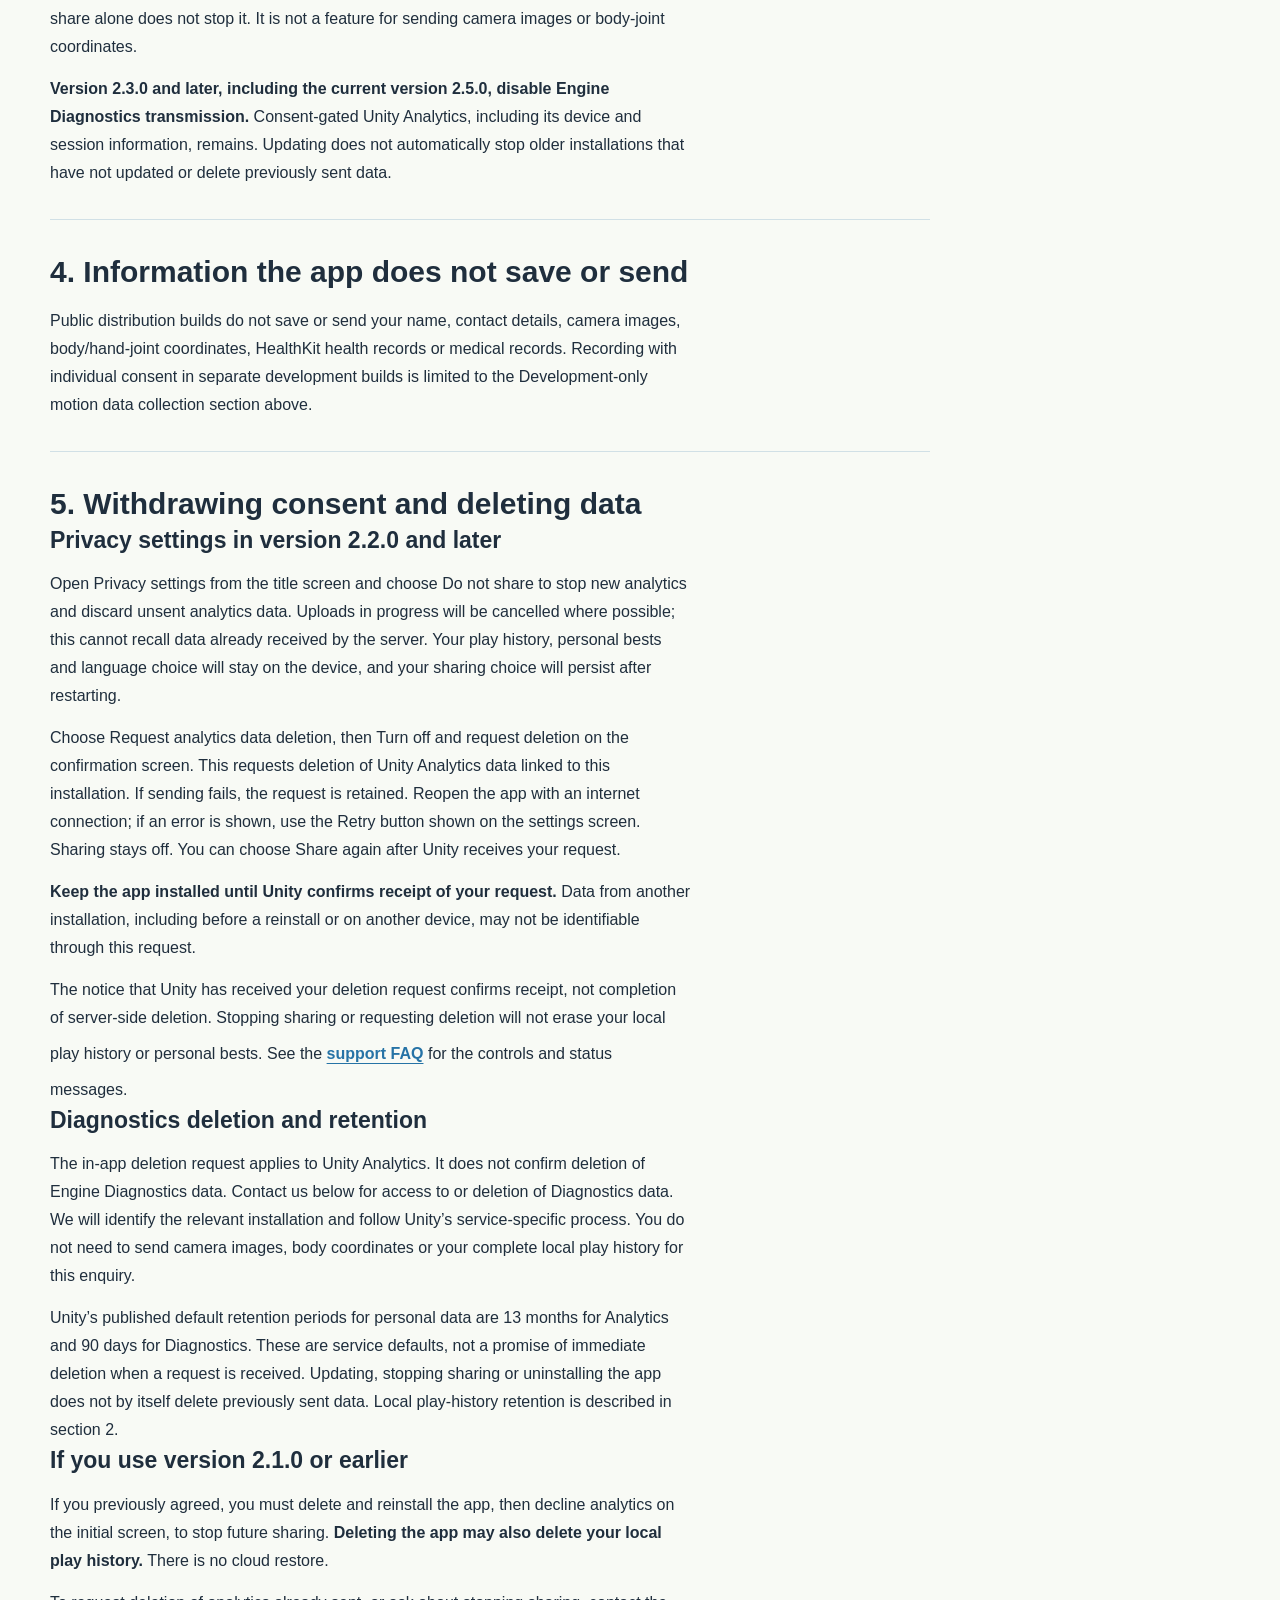
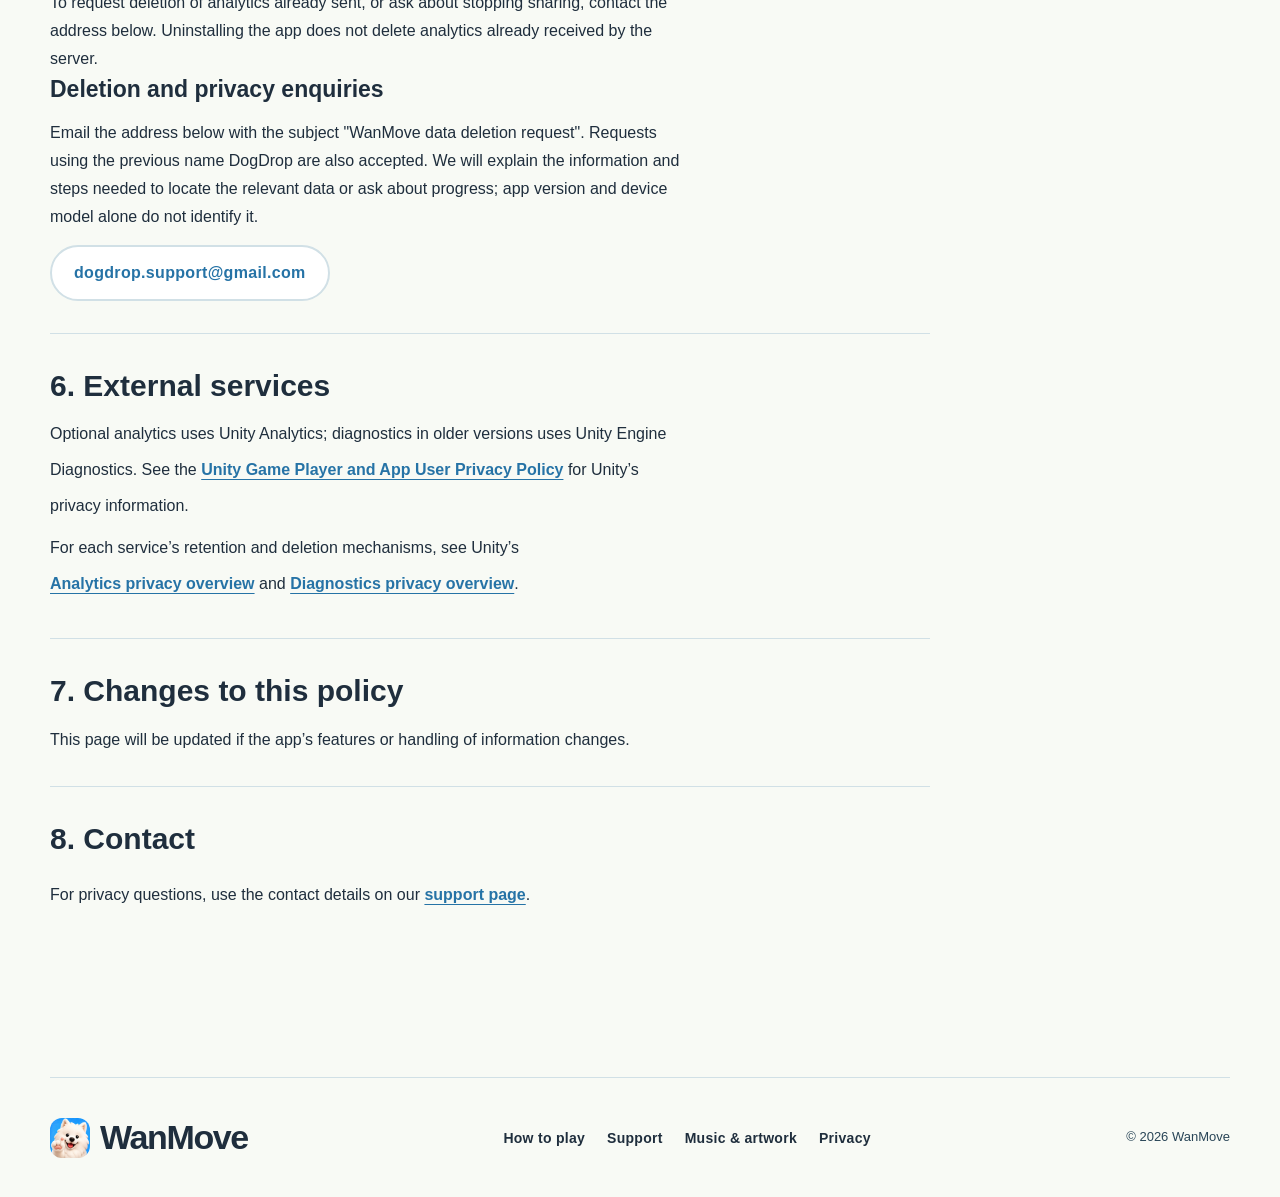
<file: en/privacy.html>
<!doctype html>
<html lang="en">
<head>
  <meta charset="utf-8" />
  <meta name="viewport" content="width=device-width, initial-scale=1" />
  <meta name="description" content="How WanMove handles camera input, body and hand movements, local play history and optional analytics." />
  <title>Privacy | WanMove</title>
  <link rel="icon" href="../assets/wanmove-icon.png" />
  <link rel="stylesheet" href="../assets/site.css?v=20261025-paw-visuals" />
  <link rel="alternate" hreflang="ja" href="../privacy.html" />
  <link rel="alternate" hreflang="en" href="privacy.html" />
</head>
<body class="site-shell">
  <a class="skip-link" href="#main-content">Skip to content</a>
  <header class="site-header">
    <a class="brand" href="index.html" aria-label="WanMove home"><img class="brand-icon" src="../assets/wanmove-icon.png" width="1024" height="1024" alt="" /><span class="brand-wordmark">WanMove</span></a>
    <nav class="site-nav" aria-label="Main navigation"><a href="guide.html">How to play</a><a href="support.html">Support</a><a href="privacy.html" aria-current="page">Privacy</a><a class="language-link" href="../privacy.html" lang="ja" hreflang="ja" aria-label="日本語のページへ">日本語 <span aria-hidden="true">↗</span></a></nav>
  </header>
  <main id="main-content"><header class="page-hero"><p class="eyebrow">PRIVACY POLICY</p><h1>Privacy</h1><p class="updated">Updated November 17, 2026</p><p class="lead">This policy covers WanMove (わんムーブ, formerly DogDrop), including DogDrop, DogTrail and Cogni Drop.</p><p class="rename-note"><strong>This policy covers on-device motion recognition in the current v2.5.0 release and Paw Remote introduced in v2.4.0, separately from diagnostics in the older v2.2.0.</strong> Privacy settings controls Unity Analytics sharing and deletion requests. Diagnostics in older versions is a separate service.</p></header><div class="article-wrap"><section class="privacy-summary" aria-label="Privacy at a glance"><article class="summary-card"><strong>Camera processing stays on your device</strong><p>Public distribution builds do not save or send camera images or body/hand-joint coordinates.</p></article><article class="summary-card"><strong>Play history is local</strong><p>Scores and movement counts are stored on your device to provide the app’s features.</p></article><article class="summary-card"><strong>Optional analytics requires consent</strong><p>Unity Analytics requires consent. See below for separate Diagnostics in version 2.2.0.</p></article></section><article class="policy-body"><section class="policy-section" aria-labelledby="policy-camera-title"><h2 id="policy-camera-title">1. Camera, body movements and hand gestures</h2><p>WanMove uses the front camera on your iPhone or iPad to detect game controls. During the DogDrop and Cogni Drop posture checks and DogTrail squat calibration, the camera preview shows a framing guide and detected joint points or lines. The camera image is not displayed during practice or gameplay.</p><p>In v2.4.0, Paw Remote uses the same front camera to detect hand position and opening/closing gestures for supported menu buttons. Hand information is processed temporarily on the device and is not added to play history or analytics. Public distribution builds do not record hand or body diagnostic CSV files.</p><p>In public distribution builds, camera images and body/hand-joint coordinates are processed in real time on your device. They are not saved or sent outside the device.</p><p>In public distribution builds, DogTrail calibrates its control range from your standing position and a comfortable squat. The body coordinates used for calibration are not stored in play history or sent elsewhere.</p></section>
<section class="policy-section" aria-labelledby="policy-motion-model-title"><h2 id="policy-motion-model-title">On-device motion recognition in v2.5.0</h2><p>In version 2.5.0, a pretrained Core ML model bundled with the app recognizes side steps and squats in DogDrop and side steps in Cogni Drop. Recognition runs on your device. It does not send camera images or body-joint coordinates to a server or save them for training. No separate model download or contribution of training data is required.</p><p>Only learned model weights separately and explicitly approved by their contributor are bundled and used without a time limit. The original body records and reviews are not included in the app, and their retention periods are not extended. Development-only recording, model import, comparison displays and diagnostic-log sharing controls are unavailable in public distribution builds.</p><p>This change does not expand the consent conditions or data sent through the optional Unity Analytics service described below.</p></section>
<section class="policy-section" aria-labelledby="policy-development-training-title"><h2 id="policy-development-training-title">Development-only motion data collection</h2><p>Separate development builds can collect motion data with individual consent. Public distribution builds have no collection entry. Adult volunteers must individually consent to collection and training and complete a safety check. Recording starts explicitly and stops manually or when an instructed set finishes, with a 60-second recording limit and a ten-minute session limit including rests. Records include 14 body joints in 2D with confidence, neutral references, timing and tracking status, participant codes, observed labels and expected acceptance, presented movement instructions, trial timing and completion, post-recording participant confirmation and candidate corrections or exclusions, trial condition categories, and device model, OS and build information. Images, video, audio, names, health information, unique device identifiers and hand-joint data are excluded.</p><p>Device files use protected storage excluded from backup. There is no automatic transmission. An operator manually transfers recordings to a dedicated folder on the developer’s Mac. Two reviewed recordings for the same participant may be shared in one file while retaining their separate records and review decisions. Combined copies expire based on the earlier capture and do not extend either recording’s retention. Device files are deleted after verified receipt or become due for deletion seven days after capture. Mac originals, derived data and participant labels become due for deletion 30 days after capture. Cleanup runs at app launch/resume and during use, and hourly, at login or when the Mac tool runs. It cannot run while the app or computer is off; overdue files are removed when processing resumes. Expired device records cannot be exported.</p><p>Consent can be withdrawn using the participant code to delete the corresponding records. Consent documents and code mappings are managed separately. Body coordinates are not added to ordinary play history or Unity Analytics. Actual collection requires device acceptance checks and individual consent.</p></section>
<section class="policy-section" aria-labelledby="policy-voice-title"><h2 id="policy-voice-title">Voice guidance playback</h2><p>Version 2.3.0 and later play Japanese and English voice clips generated during development and bundled with the app. This feature records no microphone audio and makes no external AI-service request. Guidance on/off and voice/music volume settings are stored on your device. Paw Remote voice prompts in v2.4.0 use the same local playback. The selection click sound has its own on/off control, independent of voice guidance, which is also saved on your device. This does not mean that consent-gated Unity Analytics transmission is disabled.</p></section>
<section class="policy-section" aria-labelledby="policy-local-title"><h2 id="policy-local-title">2. Information stored on your device</h2><p>Scores, play time, movement counts, personal bests and daily feedback are stored locally to provide game features. DogTrail also records on-path rates and medals. Cogni Drop handles scores, correct, wrong and unanswered counts, average answer times, and score and time bests for each set of settings locally. There is no account or cloud-sync feature.</p><p>Local preferences include language, voice and click-sound settings, selected level, and whether guides or practice have been completed, so these choices can be remembered. Paw Remote remembers that you acknowledged its introduction or completed its optional practice; it does not save or send camera images, hand-joint coordinates or a history of your hand movements during practice.</p><p>Daily play counts and times for all three games are retained on your device without a rolling expiry, so you can review past months and years. Samoyed messages are created on the device from these summaries.</p><p>When the app is in Japanese and a supported device’s Apple on-device AI is available, it can generate a short closing message using categories such as the selected period, games played, and whether play-day counts increased or decreased from the previous week or month. Exact dates, counts, durations and complete histories are not passed to the model. This feature does not send records to an external AI service. English uses prepared messages; Japanese also uses prepared messages when AI is unavailable.</p><p>Japanese AI messages are generated automatically when available and carry an AI生成 label next to the heading. Generated text is held only temporarily while the app is running, not saved permanently. Inputs and generated text are not added to analytics.</p><p>If you consent to analytics, selected usage data described below is sent for analysis. Your stored play-history file itself is not sent.</p></section>
<section class="policy-section" aria-labelledby="policy-analytics-title"><h2 id="policy-analytics-title">3. Optional analytics</h2>
<p>In the current release, WanMove uses Unity Analytics only if you allow it on the initial consent screen. All games and play history remain available without sharing.</p>
<p><strong>Version 2.2.0 reduces app-defined analytics.</strong> These events are limited to game starts and finishes, selected levels, practice completion, tracking interruptions and safety-pause state. Detailed scores, accuracy, exercise counts and precise play duration are excluded.</p>
<p>Version 2.1.0 and earlier versions may have sent the selected level, play time, lane count, rotation and cage settings, practice completion and step count, scores, success and failure counts, best combo, accuracy, movement counts (total, right, left and squats), tracking interruptions and safety-pause state after consent. Reducing collection in version 2.2.0 does not automatically delete previously shared data.</p>
<p>Unity Analytics also handles device and session information. This may include IP address, approximate location inferred from IP address, an installation identifier, user ID and IDFV (identifier for vendor). The app does not request precise GPS location.</p>
<p>Technical information includes device model, OS and app versions, CPU, GPU, memory, screen and battery information. Event timestamps and session information can reveal intervals of app use. Excluding precise play duration from custom fields does not mean that no time information is sent. No account is required, but data containing identifiers is not treated as fully anonymous.</p>
<p>This information is used to understand feature usage and improve the app, not for advertising tracking.</p>
<p>Cogni Drop questions, answer outcomes, answer times and best records are handled locally. This feature does not add new analytics events.</p></section>
<section class="policy-section" aria-labelledby="policy-diagnostics-title"><h3 id="policy-diagnostics-title">Diagnostics in older versions and the change in version 2.3.0</h3>
<p><strong>Version 2.2.0 uses Unity Engine Diagnostics separately from optional Unity Analytics.</strong> To investigate stability and faults, this service handles installation and session identifiers, approximate regions such as country, device, OS, CPU, GPU, memory and screen information, launch, pause, resume and scene history, and crash or error information. This route does not follow the app’s Analytics sharing setting: choosing Do not share alone does not stop it. It is not a feature for sending camera images or body-joint coordinates.</p>
<p><strong>Version 2.3.0 and later, including the current version 2.5.0, disable Engine Diagnostics transmission.</strong> Consent-gated Unity Analytics, including its device and session information, remains. Updating does not automatically stop older installations that have not updated or delete previously sent data.</p></section>
<section class="policy-section" aria-labelledby="policy-not-stored-title"><h2 id="policy-not-stored-title">4. Information the app does not save or send</h2><p>Public distribution builds do not save or send your name, contact details, camera images, body/hand-joint coordinates, HealthKit health records or medical records. Recording with individual consent in separate development builds is limited to the Development-only motion data collection section above.</p></section>
<section class="policy-section" aria-labelledby="policy-withdraw-title"><h2 id="policy-withdraw-title">5. Withdrawing consent and deleting data</h2>
<h3>Privacy settings in version 2.2.0 and later</h3>
<p>Open Privacy settings from the title screen and choose Do not share to stop new analytics and discard unsent analytics data. Uploads in progress will be cancelled where possible; this cannot recall data already received by the server. Your play history, personal bests and language choice will stay on the device, and your sharing choice will persist after restarting.</p>
<p>Choose Request analytics data deletion, then Turn off and request deletion on the confirmation screen. This requests deletion of Unity Analytics data linked to this installation. If sending fails, the request is retained. Reopen the app with an internet connection; if an error is shown, use the Retry button shown on the settings screen. Sharing stays off. You can choose Share again after Unity receives your request.</p>
<p><strong>Keep the app installed until Unity confirms receipt of your request.</strong> Data from another installation, including before a reinstall or on another device, may not be identifiable through this request.</p>
<p>The notice that Unity has received your deletion request confirms receipt, not completion of server-side deletion. Stopping sharing or requesting deletion will not erase your local play history or personal bests. See the <a class="text-link" href="support.html#analytics-sharing">support FAQ</a> for the controls and status messages.</p>
<h3>Diagnostics deletion and retention</h3>
<p>The in-app deletion request applies to Unity Analytics. It does not confirm deletion of Engine Diagnostics data. Contact us below for access to or deletion of Diagnostics data. We will identify the relevant installation and follow Unity’s service-specific process. You do not need to send camera images, body coordinates or your complete local play history for this enquiry.</p>
<p>Unity’s published default retention periods for personal data are 13 months for Analytics and 90 days for Diagnostics. These are service defaults, not a promise of immediate deletion when a request is received. Updating, stopping sharing or uninstalling the app does not by itself delete previously sent data. Local play-history retention is described in section 2.</p>
<h3>If you use version 2.1.0 or earlier</h3>
<p>If you previously agreed, you must delete and reinstall the app, then decline analytics on the initial screen, to stop future sharing. <strong>Deleting the app may also delete your local play history.</strong> There is no cloud restore.</p>
<p>To request deletion of analytics already sent, or ask about stopping sharing, contact the address below. Uninstalling the app does not delete analytics already received by the server.</p>
<h3>Deletion and privacy enquiries</h3>
<p>Email the address below with the subject &quot;WanMove data deletion request&quot;. Requests using the previous name DogDrop are also accepted. We will explain the information and steps needed to locate the relevant data or ask about progress; app version and device model alone do not identify it.</p>
<p><a class="button button-secondary" href="mailto:dogdrop.support@gmail.com">dogdrop.support@gmail.com</a></p></section>
<section class="policy-section" aria-labelledby="policy-service-title"><h2 id="policy-service-title">6. External services</h2><p>Optional analytics uses Unity Analytics; diagnostics in older versions uses Unity Engine Diagnostics. See the <a class="text-link" href="https://unity.com/legal/game-player-and-app-user-privacy-policy" rel="noreferrer">Unity Game Player and App User Privacy Policy</a> for Unity’s privacy information.</p><p>For each service’s retention and deletion mechanisms, see Unity’s <a class="text-link" href="https://docs.unity.com/en-us/analytics/privacy-and-consent/privacy-overview" rel="noreferrer">Analytics privacy overview</a> and <a class="text-link" href="https://docs.unity.com/en-us/cloud/developer-data/privacy-overview" rel="noreferrer">Diagnostics privacy overview</a>.</p></section>
<section class="policy-section" aria-labelledby="policy-change-title"><h2 id="policy-change-title">7. Changes to this policy</h2><p>This page will be updated if the app’s features or handling of information changes.</p></section>
<section class="policy-section" aria-labelledby="policy-contact-title"><h2 id="policy-contact-title">8. Contact</h2><p>For privacy questions, use the contact details on our <a class="text-link" href="support.html#contact">support page</a>.</p></section>
</article></div></main>
  <footer class="site-footer">
    <a class="brand" href="index.html" aria-label="WanMove home"><img class="brand-icon" src="../assets/wanmove-icon.png" width="1024" height="1024" alt="" /><span class="brand-wordmark">WanMove</span></a>
    <nav class="footer-nav" aria-label="Footer navigation"><a href="guide.html">How to play</a><a href="support.html">Support</a><a href="support.html#music-credits">Music &amp; artwork</a><a href="privacy.html">Privacy</a></nav>
    <span>© 2026 WanMove</span>
  </footer>
</body>
</html>
</file>
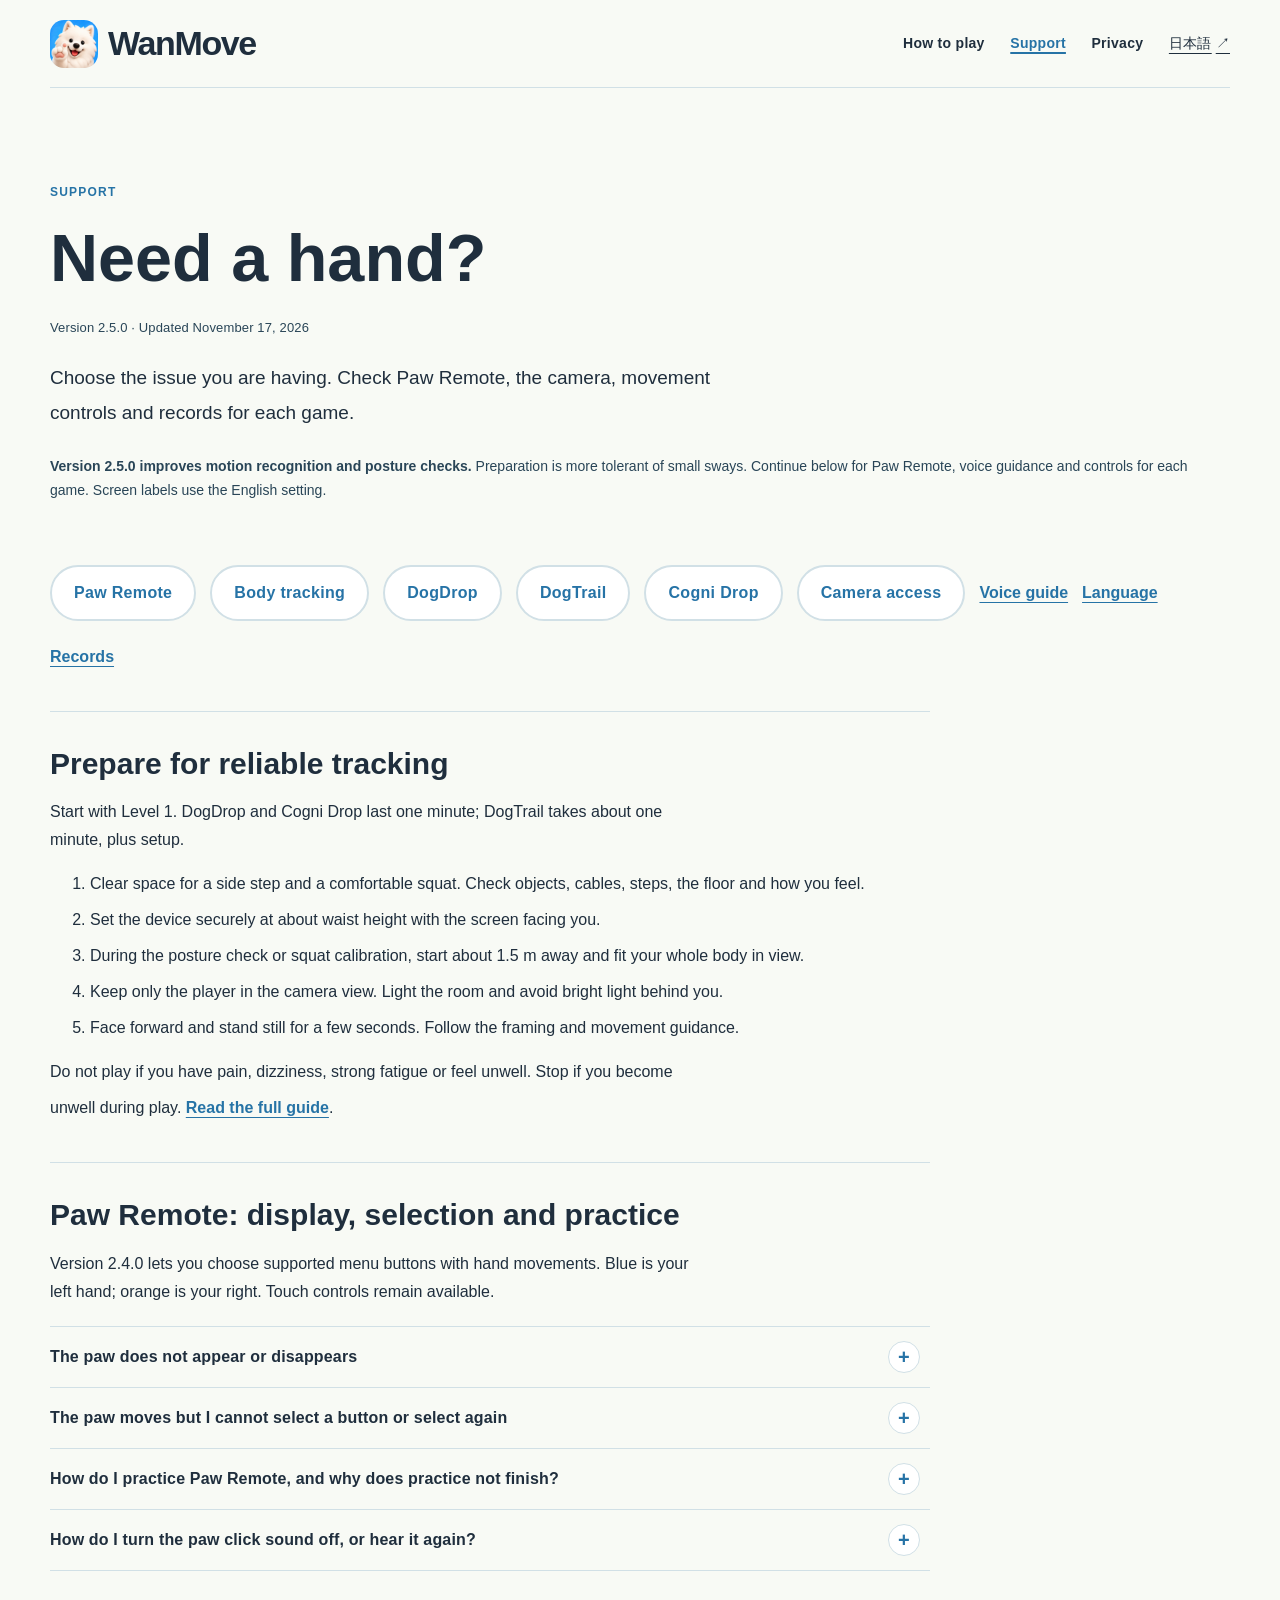
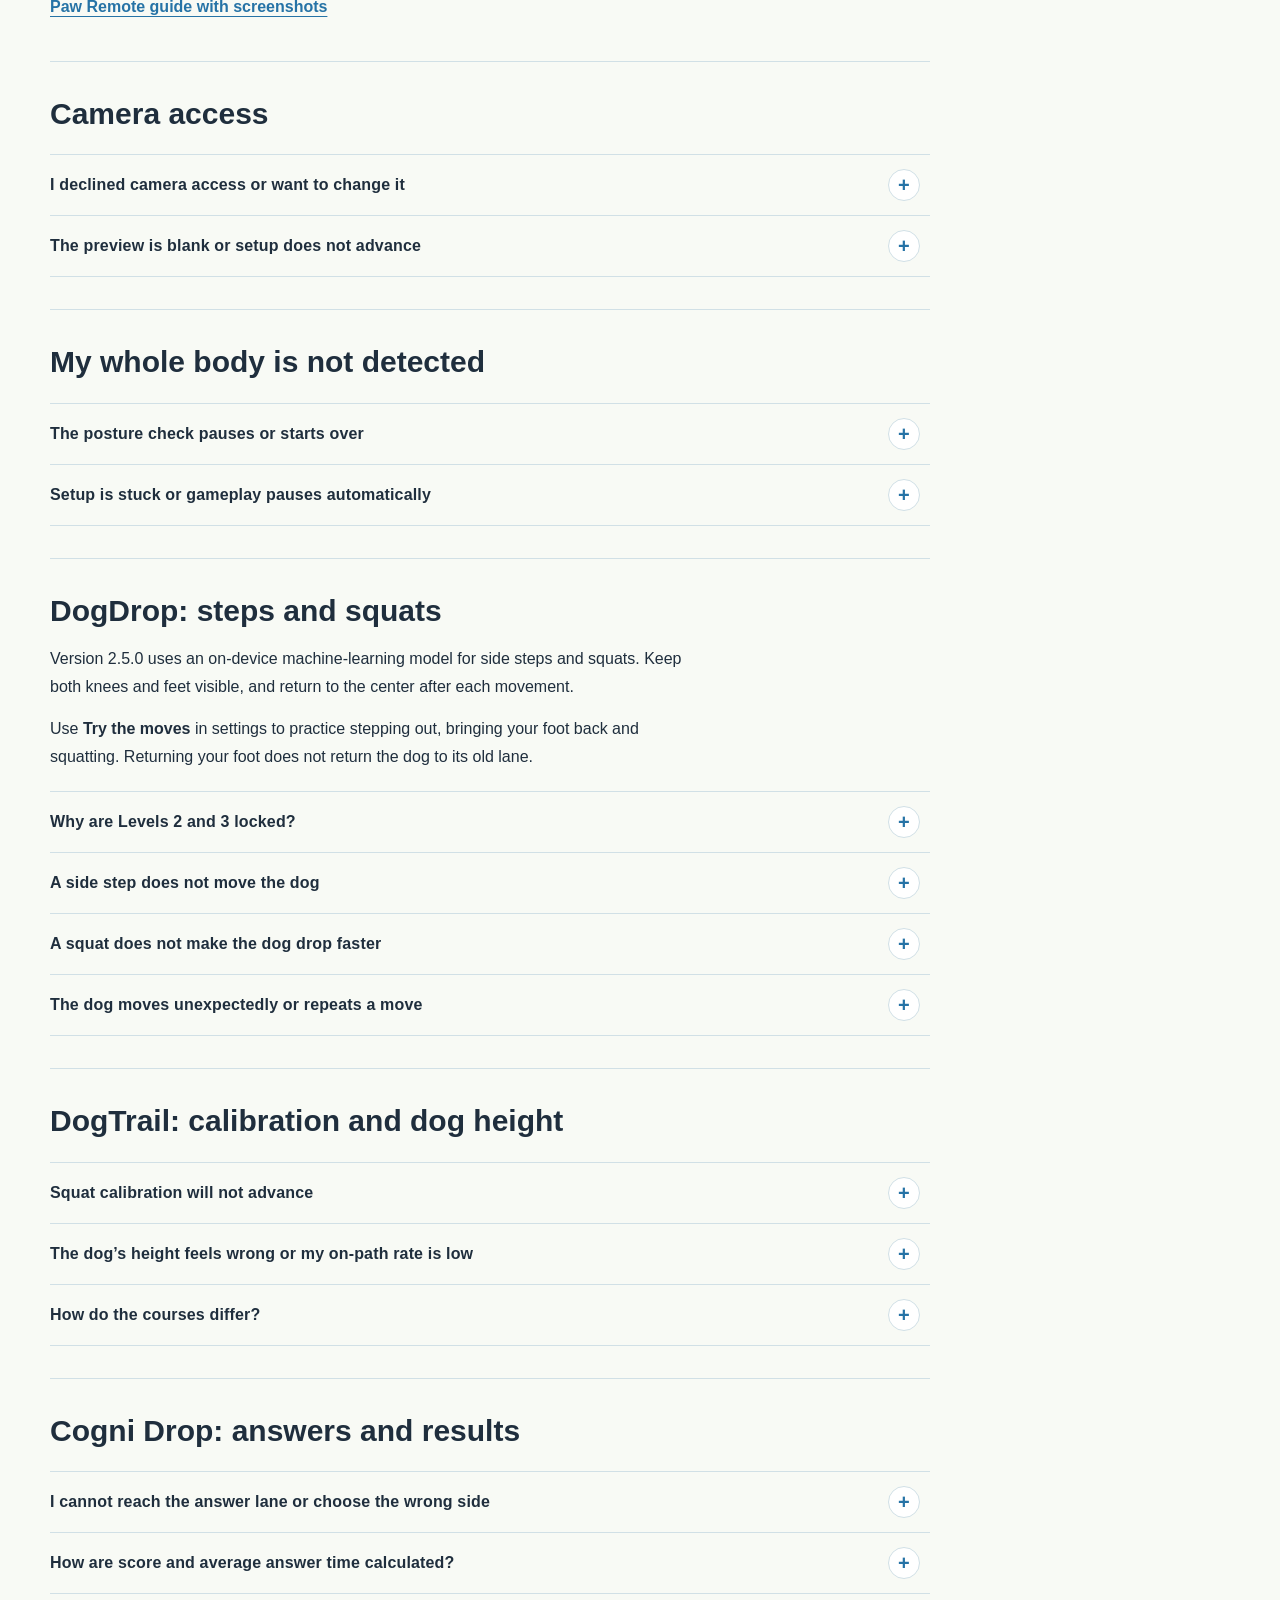
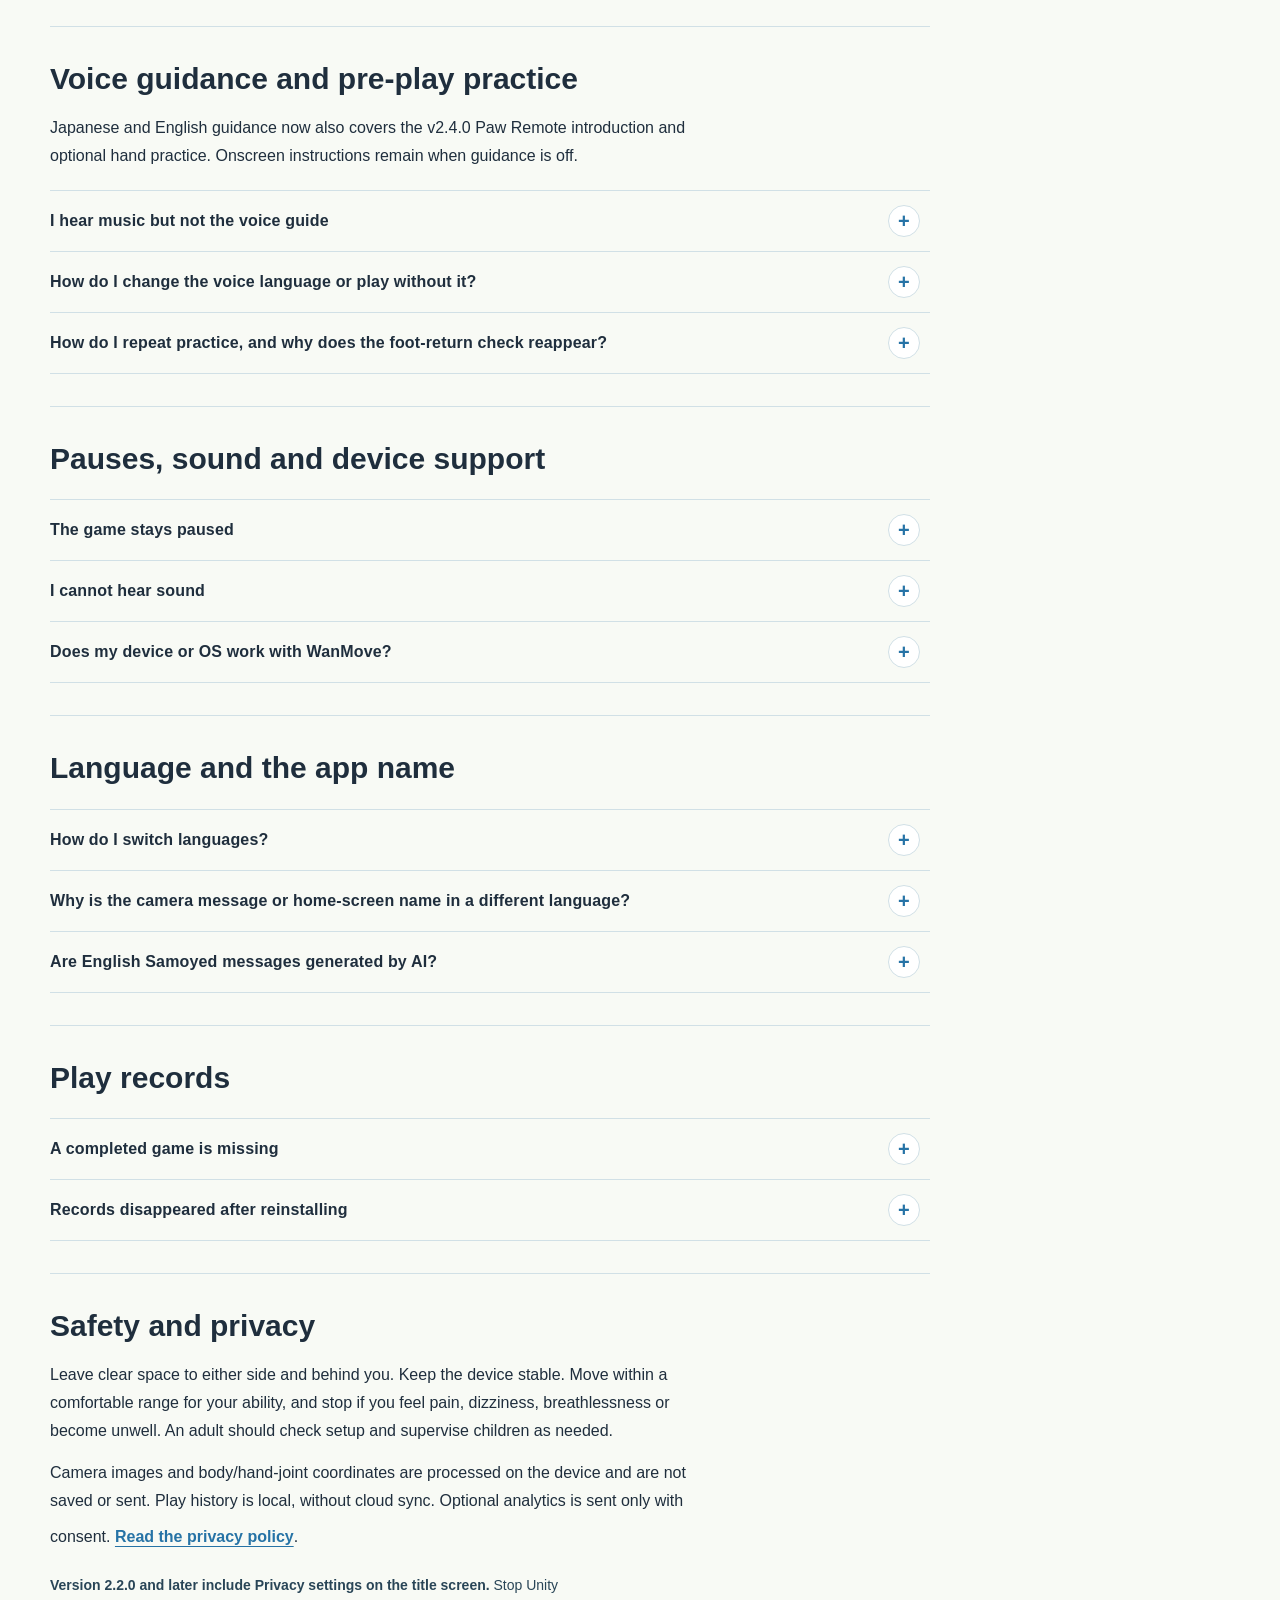
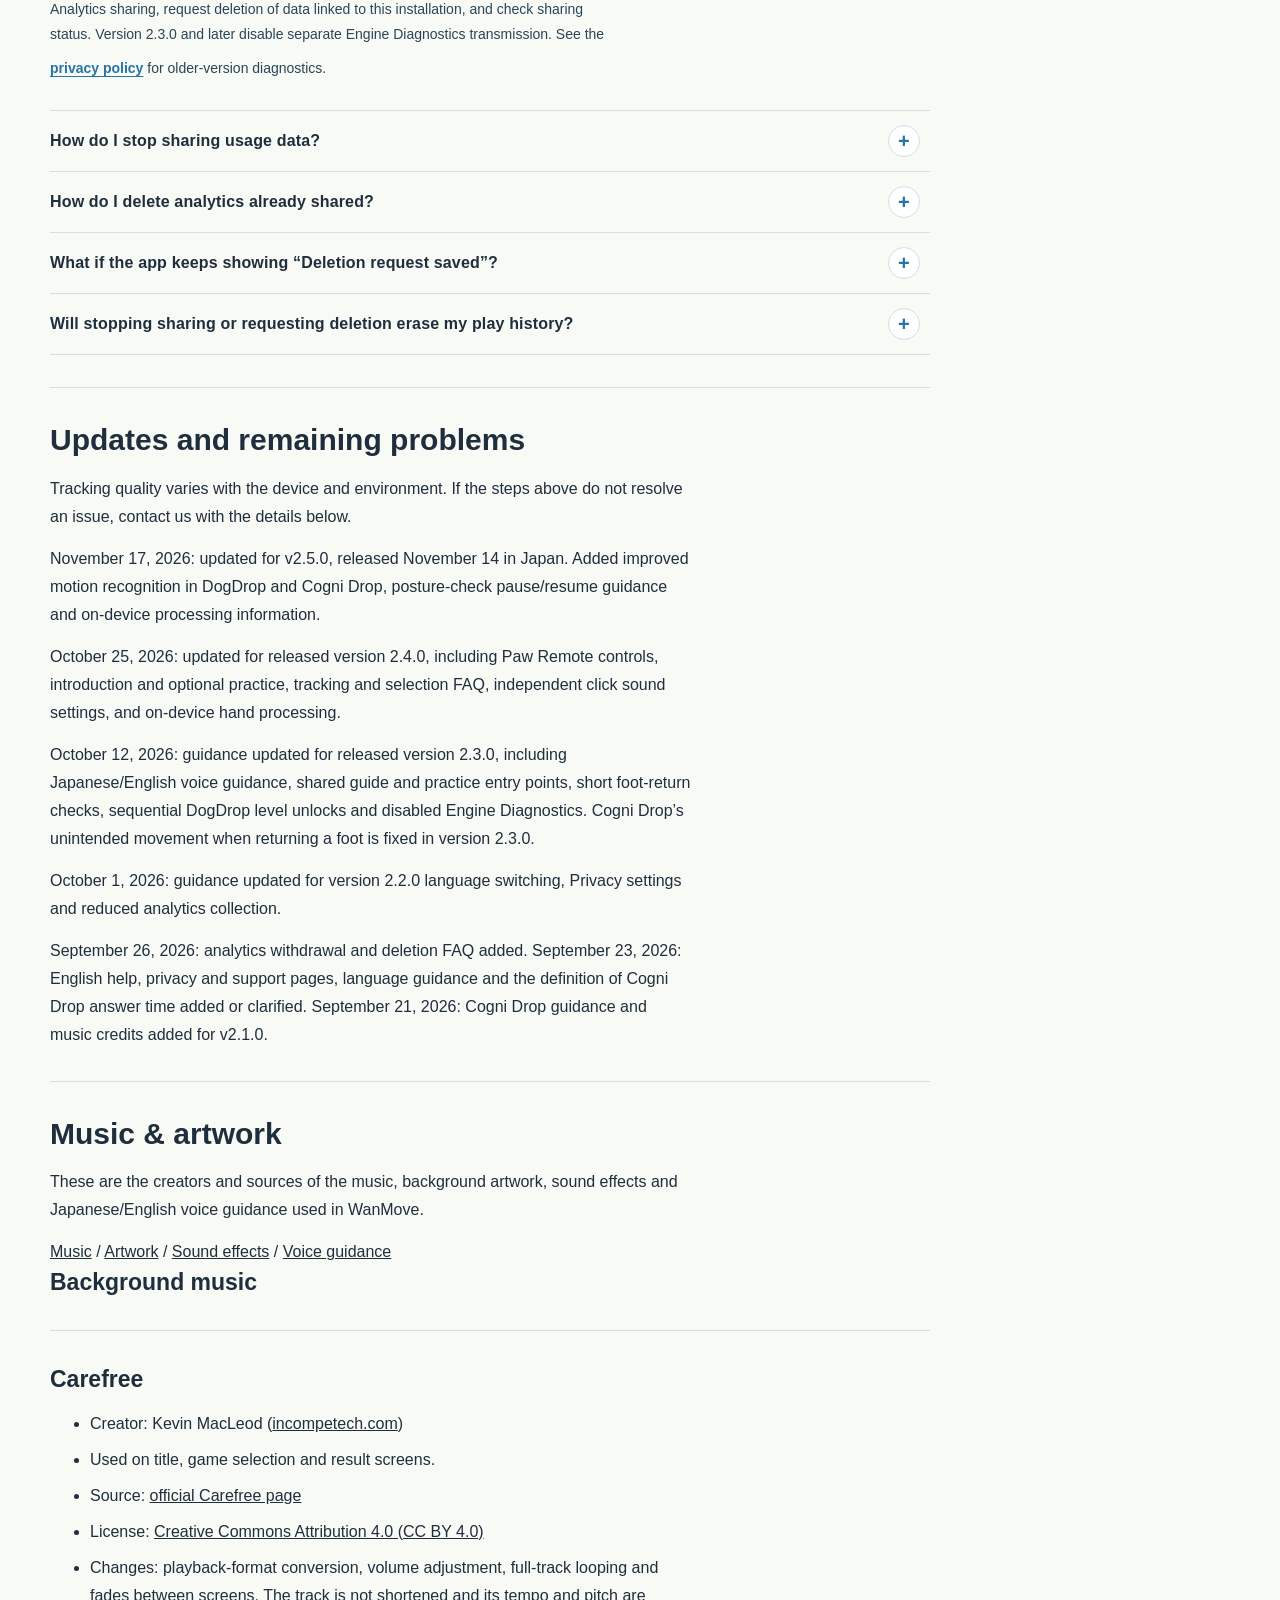
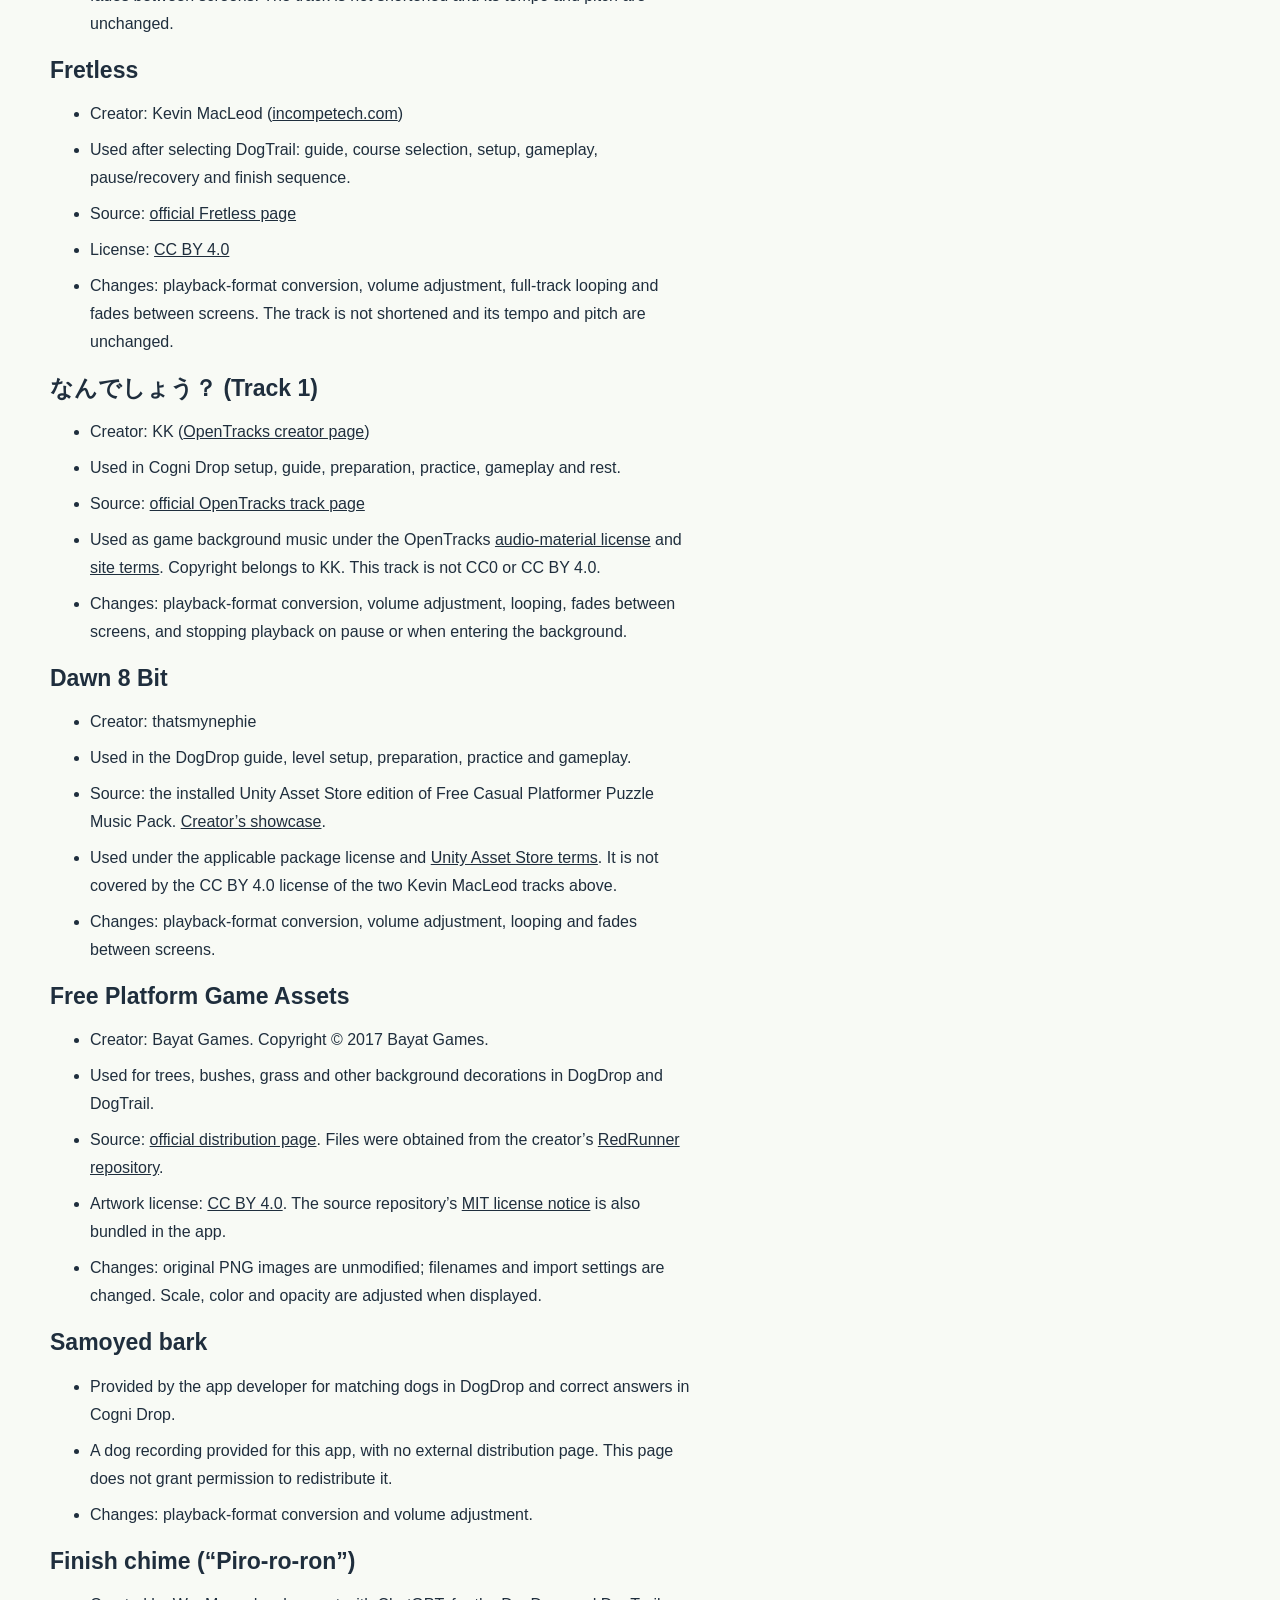
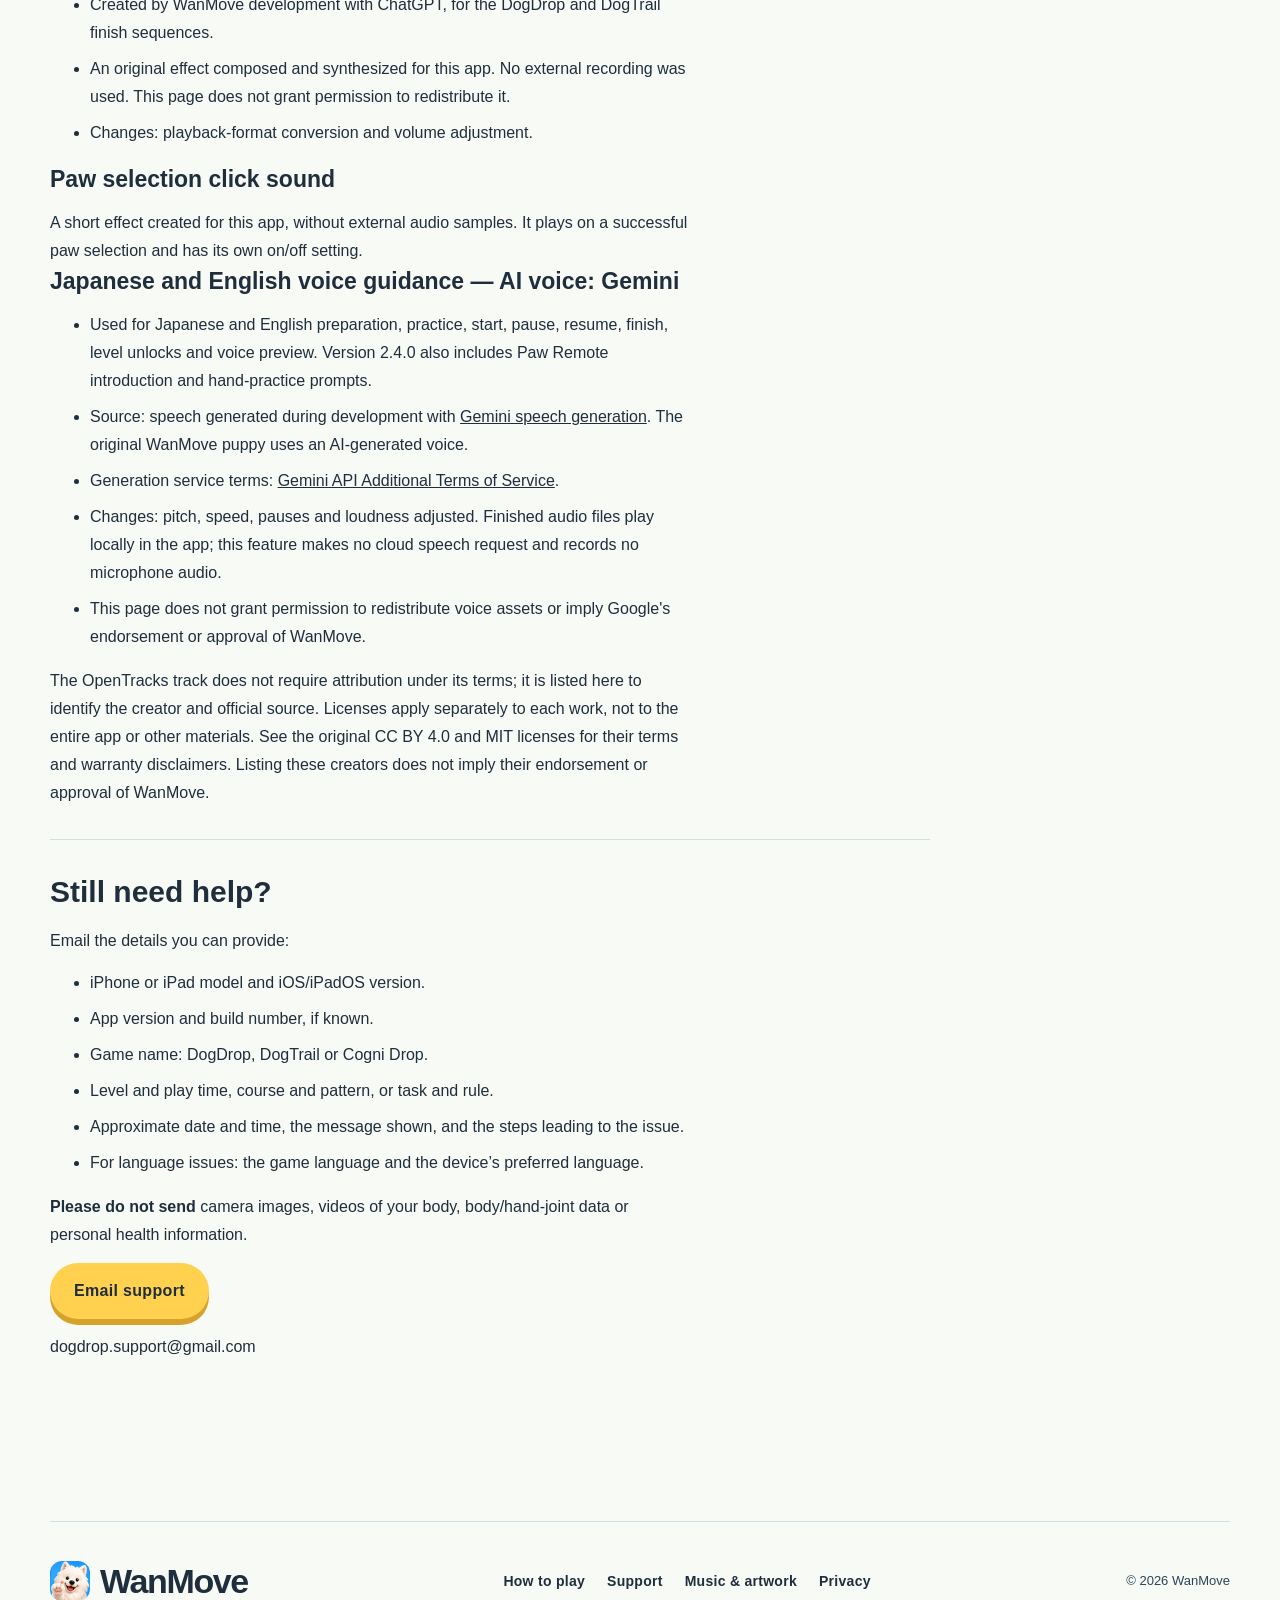
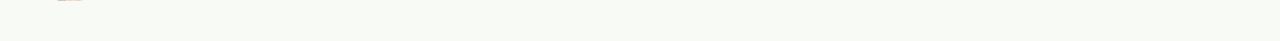
<file: en/support.html>
<!doctype html>
<html lang="en">
<head>
  <meta charset="utf-8" />
  <meta name="viewport" content="width=device-width, initial-scale=1" />
  <meta name="description" content="Get help with camera access, tracking, movement controls, language settings and play records in WanMove." />
  <title>Support | WanMove</title>
  <link rel="icon" href="../assets/wanmove-icon.png" />
  <link rel="stylesheet" href="../assets/site.css?v=20261025-paw-visuals" />
  <link rel="alternate" hreflang="ja" href="../support.html" />
  <link rel="alternate" hreflang="en" href="support.html" />
</head>
<body class="site-shell">
  <a class="skip-link" href="#main-content">Skip to content</a>
  <header class="site-header">
    <a class="brand" href="index.html" aria-label="WanMove home"><img class="brand-icon" src="../assets/wanmove-icon.png" width="1024" height="1024" alt="" /><span class="brand-wordmark">WanMove</span></a>
    <nav class="site-nav" aria-label="Main navigation"><a href="guide.html">How to play</a><a href="support.html" aria-current="page">Support</a><a href="privacy.html">Privacy</a><a class="language-link" href="../support.html" lang="ja" hreflang="ja" aria-label="日本語のページへ">日本語 <span aria-hidden="true">↗</span></a></nav>
  </header>
  <main id="main-content"><header class="page-hero"><p class="eyebrow">SUPPORT</p><h1>Need a hand?</h1><p class="updated">Version 2.5.0 · Updated November 17, 2026</p><p class="lead">Choose the issue you are having. Check Paw Remote, the camera, movement controls and records for each game.</p><p class="rename-note"><strong>Version 2.5.0 improves motion recognition and posture checks.</strong> Preparation is more tolerant of small sways. Continue below for Paw Remote, voice guidance and controls for each game. Screen labels use the English setting.</p></header><div class="article-wrap"><nav class="guide-jump" aria-label="Support topics"><a class="button button-secondary" href="#paw-remote">Paw Remote</a><a class="button button-secondary" href="#body-tracking">Body tracking</a><a class="button button-secondary" href="#motion-detection">DogDrop</a><a class="button button-secondary" href="#dogtrail">DogTrail</a><a class="button button-secondary" href="#cognidrop">Cogni Drop</a><a class="button button-secondary" href="#camera-permission">Camera access</a><a class="text-link" href="#voice-guide">Voice guide</a><a class="text-link" href="#language">Language</a><a class="text-link" href="#records">Records</a></nav><article class="policy-body"><section class="policy-section" aria-labelledby="getting-started"><h2 id="getting-started">Prepare for reliable tracking</h2><p>Start with Level 1. DogDrop and Cogni Drop last one minute; DogTrail takes about one minute, plus setup.</p><ol><li>Clear space for a side step and a comfortable squat. Check objects, cables, steps, the floor and how you feel.</li><li>Set the device securely at about waist height with the screen facing you.</li><li>During the posture check or squat calibration, start about 1.5 m away and fit your whole body in view.</li><li>Keep only the player in the camera view. Light the room and avoid bright light behind you.</li><li>Face forward and stand still for a few seconds. Follow the framing and movement guidance.</li></ol><p>Do not play if you have pain, dizziness, strong fatigue or feel unwell. Stop if you become unwell during play. <a class="text-link" href="guide.html">Read the full guide</a>.</p></section>
<section class="policy-section" aria-labelledby="paw-remote"><h2 id="paw-remote">Paw Remote: display, selection and practice</h2>
<p>Version 2.4.0 lets you choose supported menu buttons with hand movements. Blue is your left hand; orange is your right. Touch controls remain available.</p>
<details id="paw-not-visible"><summary>The paw does not appear or disappears</summary><div class="faq-body"><p><strong>Possible causes:</strong> camera access is off, your hand or fingers are out of view, lighting is poor, your palm is not facing the camera, or the screen does not support Paw Remote.</p><ol><li>Check WanMove's camera permission.</li><li>Use a bright room and keep only the player in the camera view.</li><li>Keep your hand and fingers in view at a comfortable height.</li><li>Face your palm toward the screen and hold briefly. Try one hand first rather than waving both.</li><li>If tracking is lost, show your palm again. Use touch if the issue continues.</li></ol><p><strong>Expected:</strong> the paw appears and follows your hand on a supported screen. No paw during gameplay or body-motion practice is normal.</p></div></details>
<details id="paw-selection"><summary>The paw moves but I cannot select a button or select again</summary><div class="faq-body"><ol><li>Open your hand and position the paw over a supported button.</li><li>Wait for the button outline to light. Keep your hand in place and make a fist, rather than moving and closing at the same time.</li><li>Open that same hand before the next selection. Holding a fist does not repeatedly select buttons.</li><li>After tracking loss, show your palm and reopen the same hand before trying again.</li></ol><p>Not every button or scrolling gesture is supported. Use touch for settings such as language, voice and privacy. Touch takes priority when you tap the screen.</p><p><strong>Expected:</strong> one fist selects the lit button, and reopening allows another selection. Gameplay still uses steps and squats.</p></div></details>
<details id="paw-practice"><summary>How do I practice Paw Remote, and why does practice not finish?</summary><div class="faq-body"><p>On the title screen, open <strong>How to play → Paw Remote → Try it</strong>. An introduction also appears when you first open game selection.</p><p>Select the practice button with a paw, then <strong>open that same hand</strong> to finish. A touch, waiting, or opening only the other hand does not complete this exercise. You can stop practice using touch and continue with normal touch controls.</p><p>Introduction acknowledgement and completion are saved on your device. This hand practice is separate from the games' step and squat practice.</p></div></details>
<details id="paw-click-sound"><summary>How do I turn the paw click sound off, or hear it again?</summary><div class="faq-body"><p>Use touch to open <strong>Voice guide</strong> on the title screen and toggle <strong>Paw click sound</strong>. It is independent of <strong>Spoken guidance</strong> and is saved for the next launch.</p><p>If it is on but inaudible, check media volume and Bluetooth output. The sound confirms a successful paw selection; it is not played for every touch. You can also check the selection visually.</p></div></details>
<p><a class="text-link" href="guide.html#paw-remote">Paw Remote guide with screenshots</a></p></section>
<section class="policy-section" aria-labelledby="camera-permission"><h2 id="camera-permission">Camera access</h2><details><summary>I declined camera access or want to change it</summary><div class="faq-body"><p><strong>Likely cause:</strong> camera permission was declined or changed in Settings.</p><ol><li>Open Settings on your iPhone or iPad.</li><li>Open Privacy &amp; Security → Camera (Privacy → Camera on older iOS versions).</li><li>Enable WanMove. It may be listed as わんムーブ or, for older versions, DogDrop.</li><li>Close and reopen the app.</li></ol><p><strong>Expected:</strong> the camera preview appears during the posture check or squat calibration.</p></div></details>
<details><summary>The preview is blank or setup does not advance</summary><div class="faq-body"><p><strong>Possible causes:</strong> permission has not taken effect, the camera did not start, or your whole body is not visible.</p><ol><li>Check that camera access is enabled.</li><li>Close other apps that use the camera, then restart WanMove.</li><li>If needed, restart the device and check that its case or another object is not covering the front camera.</li><li>Keep your head, knees and feet in view and follow the posture or squat instructions.</li></ol><p>DogDrop and Cogni Drop advance after detecting your full body; DogTrail follows a stand–squat–stand sequence. The preview is shown only during these setup steps. Camera images and body-joint coordinates are not saved or sent.</p></div></details>
</section>
<section class="policy-section" aria-labelledby="body-tracking"><h2 id="body-tracking">My whole body is not detected</h2><details id="posture-check"><summary>The posture check pauses or starts over</summary><div class="faq-body"><p><strong>Small sways need not mean starting over.</strong> During the DogDrop and Cogni Drop posture checks, brief sways can pause progress and resume it when you return to the same stance. Larger movements or missing required joints restart the check. Stand comfortably facing forward and follow the on-screen guidance.</p><p>While progress is paused, keep your feet in place and both knees and ankles visible. If it stays paused, check whole-body framing, lighting and whether clothing obscures your knees or feet. DogTrail squat calibration is a separate procedure.</p></div></details><details><summary>Setup is stuck or gameplay pauses automatically</summary><div class="faq-body"><p><strong>Possible causes:</strong> your head, knees or feet are out of view; another person is visible; lighting is poor; or an object hides part of your body.</p><ol><li>Start about 1.5 m away and adjust until your head and feet fit in view.</li><li>Keep other people out of the camera view. Make sure both knees and feet are unobstructed.</li><li>Light the room and avoid facing away from a bright window or lamp.</li><li>Face the camera and hold still for a few seconds. Cross your arms over your chest during DogTrail calibration.</li></ol><p><strong>Expected:</strong> setup advances, or the recovery guidance clears and practice or gameplay resumes.</p></div></details>
</section>
<section class="policy-section" aria-labelledby="motion-detection"><h2 id="motion-detection">DogDrop: steps and squats</h2><p>Version 2.5.0 uses an on-device machine-learning model for side steps and squats. Keep both knees and feet visible, and return to the center after each movement.</p><p>Use <strong>Try the moves</strong> in settings to practice stepping out, bringing your foot back and squatting. Returning your foot does not return the dog to its old lane.</p><details id="level-unlock"><summary>Why are Levels 2 and 3 locked?</summary><div class="faq-body"><ol><li>Complete the initial Level 1 motion practice.</li><li>Match at least one dog in Level 1 and finish the full one-minute round to unlock Level 2.</li><li>Match at least one dog in Level 2 and finish the full minute to unlock Level 3.</li></ol><p>Early finishes, zero matches and practice-only matches do not unlock a level. Repeating Level 1 does not unlock Level 3. Previously unlocked levels remain available.</p></div></details><details><summary>A side step does not move the dog</summary><div class="faq-body"><p><strong>Likely causes:</strong> feet are not visible, the step is too small to detect, or the previous step has not returned to center.</p><ol><li>Face forward with both knees and feet in view.</li><li>Slide one foot sideways in the direction you want to move.</li><li>Bring that foot back to the center and steady yourself before the next step.</li></ol><p><strong>Expected:</strong> each step moves the dog one lane. Bringing the foot back does not undo that move.</p></div></details>
<details><summary>A squat does not make the dog drop faster</summary><div class="faq-body"><p>Face forward and keep your knees visible. Extend your arms comfortably in front of you, lower your hips slowly as if sitting on a chair, then stand up before trying again. Do not force a deeper squat.</p><p><strong>Expected:</strong> one squat makes the dog drop faster; standing resets the input for the next squat.</p></div></details>
<details><summary>The dog moves unexpectedly or repeats a move</summary><div class="faq-body"><p>Return both feet to the center and stand still facing forward. Make one movement at a time and return to a steady central stance after each. Put the device on a stable surface and keep other people or moving objects out of view.</p><p><strong>Expected:</strong> a side step produces one lane change. A steady central stance produces no extra side-step or squat input; normal falling continues.</p></div></details>
</section>
<section class="policy-section" aria-labelledby="dogtrail"><h2 id="dogtrail">DogTrail: calibration and dog height</h2><details><summary>Squat calibration will not advance</summary><div class="faq-body"><p><strong>Likely causes:</strong> your hips are hidden, you are still moving, or the device moved after calibration started.</p><ol><li>Face forward in good light, with your whole body and both hips visible.</li><li>Cross your arms over your chest and stand naturally until the instruction advances.</li><li>Slowly make a shallow squat and hold a comfortable height when asked.</li><li>Slowly stand up and wait.</li><li>If you moved the device or the range feels wrong, return to course selection and calibrate again.</li></ol><p><strong>Expected:</strong> all three steps advance and the app becomes ready after you stand. You do not need to match the example’s depth or force a deeper squat.</p></div></details>
<details><summary>The dog’s height feels wrong or my on-path rate is low</summary><div class="faq-body"><p>Squatting moves the dog down; standing moves it up. Match the circular marker on the dog’s body—not its feet—to the path. Look ahead on the right and move slowly. Start with Level 1.</p><p>If standing does not bring the dog back up, return to course selection and repeat calibration. Use a comfortable range.</p><p>On-path rate measures scored movement time inside the path. Standing rests and tracking pauses are excluded. Bronze requires 60%, silver 75% and gold 90%.</p></div></details>
<details><summary>How do the courses differ?</summary><div class="faq-body"><p>Each of Levels 1–3 has six patterns and each course has six down-and-up movements. Higher levels have narrower paths and more varied timing. One Level 3 movement reaches the bottom of your calibrated range; you do not need to squat below it.</p><p>If the movement feels uncomfortable, stop and choose a more comfortable range and level next time. <a class="text-link" href="guide.html#dogtrail">DogTrail guide</a>.</p></div></details>
</section>
<section class="policy-section" aria-labelledby="cognidrop"><h2 id="cognidrop">Cogni Drop: answers and results</h2><details><summary>I cannot reach the answer lane or choose the wrong side</summary><div class="faq-body"><p>Cogni Drop uses side steps only. Squats and rotation do not select answers.</p><ol><li>Face forward with your whole body visible and a steady central stance.</li><li>Step one foot sideways toward the correct answer.</li><li>When the dog moves one lane, bring your foot back to the center. The dog stays in that lane.</li><li>Steady yourself before the next question. Use How to play from the setup screen and choose step practice if needed.</li></ol><p><strong>Expected:</strong> one side step moves the dog one lane. Your central stance does not move it sideways.</p></div></details>
<details><summary>How are score and average answer time calculated?</summary><div class="faq-body"><ul><li>Correct landing: +1 point.</li><li>Wrong landing: −1 point.</li><li>Landing in the center: unanswered, −1 point.</li></ul><p>For correct answers, answer time runs from the question appearing to the final entry into the correct lane before landing. If you leave and return, the final entry is used. The average includes only correct answers. It includes movement time and is a game measure, not a medical reaction-time measurement.</p><p>After a game, view Results, Score bests and Time bests. Each best list has three entries for the same settings. Time bests require a completed game with every answer correct. <a class="text-link" href="guide.html#cognidrop">Cogni Drop guide</a>.</p></div></details>
</section>
<section class="policy-section" aria-labelledby="voice-guide"><h2 id="voice-guide">Voice guidance and pre-play practice</h2><p>Japanese and English guidance now also covers the v2.4.0 Paw Remote introduction and optional hand practice. Onscreen instructions remain when guidance is off.</p><details><summary>I hear music but not the voice guide</summary><div class="faq-body"><ol><li>Open <strong>Voice guide</strong> on the title screen and turn <strong>Spoken guidance</strong> on.</li><li>Check that <strong>Voice volume</strong> is above 0% and tap <strong>Try the voice</strong>.</li><li>Check the device's media volume and Bluetooth audio output.</li><li>Lower <strong>Music volume</strong> if needed. Music also softens automatically during speech.</li><li>Restart the app if the issue continues.</li></ol><p><strong>Expected:</strong> the preview and setup/practice prompts are audible. Audio settings are kept for the next launch. Not every sentence, question or answer is read aloud; voice commands are not supported.</p></div></details>
<details><summary>How do I change the voice language or play without it?</summary><div class="faq-body"><p>Choose Japanese or English on the title screen; display and voice guidance follow that choice. The iOS camera permission prompt follows the system's app-language setting.</p><p>Turn <strong>Spoken guidance</strong> off in <strong>Voice guide</strong> to play without spoken prompts. Onscreen instructions remain and music volume can be adjusted separately.</p></div></details>
<details><summary>How do I repeat practice, and why does the foot-return check reappear?</summary><div class="faq-body"><p>Open <strong>Try the moves</strong> in each game's settings. After optional practice, choose <strong>Start game</strong> or <strong>Back to settings</strong>. Your selections are retained.</p><p>Completed first-time guides and initial practice are saved. DogDrop and Cogni Drop's short foot-return check is separate: once per game per app launch. Fully closing and reopening the app brings back that short check, not the initial tutorial.</p><p>DogTrail recalibrates your comfortable squat range for each play, including when starting gameplay after optional practice.</p><p><a class="text-link" href="guide.html#practice">Read about practice</a></p></div></details></section>
<section class="policy-section" aria-labelledby="gameplay"><h2 id="gameplay">Pauses, sound and device support</h2><details><summary>The game stays paused</summary><div class="faq-body"><p>If the pause menu is open, tap Resume. If tracking guidance is shown, fit your whole body in view and hold a central stance for a few seconds. In DogTrail, wait for the recovery countdown; the path, timer and scoring remain stopped during the pause.</p><p>If it does not resume, return to the title and select the game and level or course again. Restart the app if the problem continues.</p><p><strong>Expected:</strong> the guidance clears, the timer advances and movement controls resume.</p></div></details>
<details><summary>I cannot hear sound</summary><div class="faq-body"><p>Turn up the device’s media volume and check whether audio is going to Bluetooth headphones or a speaker. Restart the app and check sound in another app if needed.</p><p>Each game has background music. Matching dogs in DogDrop and correct answers in Cogni Drop play a bark; wrong Cogni Drop answers play a low sound. There is a finish sound. Version 2.4.0 also has a paw-selection click sound; toggle Paw click sound independently of voice guidance.</p></div></details>
<details><summary>Does my device or OS work with WanMove?</summary><div class="faq-body"><p>Check Compatibility on the App Store page. Find your model and OS version in Settings → General → About. If an OS update is available, review it before deciding to update.</p><p><strong>Expected:</strong> you can install or update the app and reach the front-camera setup.</p></div></details>
</section>
<section class="policy-section" aria-labelledby="language"><h2 id="language">Language and the app name</h2><details><summary>How do I switch languages?</summary><div class="faq-body"><p>Tap the underlined language control on the title screen and choose Japanese or English. The app remembers your choice. Help, support, privacy and credit links follow the selected game language.</p></div></details>
<details><summary>Why is the camera message or home-screen name in a different language?</summary><div class="faq-body"><p>iOS controls the camera permission message and home-screen name using its language setting for the app. The in-game language selector does not change that setting. The name is WanMove in English and わんムーブ in Japanese. You can change the app’s preferred language in iOS Settings where available, then reopen it.</p><p>Changing language does not trigger the camera permission prompt again. If access was declined, follow <a class="text-link" href="#camera-permission">camera access help</a>.</p></div></details>
<details><summary>Are English Samoyed messages generated by AI?</summary><div class="faq-body"><p>English uses prepared messages based on your local records. Japanese can use Apple’s on-device AI when available, with prepared messages as a fallback. The AI生成 label appears only for a generated Japanese closing.</p></div></details>
</section>
<section class="policy-section" aria-labelledby="records"><h2 id="records">Play records</h2><details><summary>A completed game is missing</summary><div class="faq-body"><p>Finish DogDrop or Cogni Drop when the timer ends, or reach the DogTrail goal, then check the result screen. Open Play history from the title and check the selected period and game.</p><p>Cogni Drop’s score and time bests are on its end-of-game result screen. Setup, tracking pauses and recovery waits do not count as play time. DogTrail includes standing rests during the course but excludes the starting wait and finish animation, so recorded time is shorter than the “about one minute” guidance.</p><p><strong>Expected:</strong> a completed game updates the local totals. Periods that were never recorded cannot be reconstructed.</p></div></details>
<details><summary>Records disappeared after reinstalling</summary><div class="faq-body"><p>History is stored only on your device, without an account or cloud sync. Deleting the app may delete that history. There is no in-app way to restore deleted records. New games are saved after reinstalling.</p></div></details>
</section>
<section class="policy-section" aria-labelledby="safety-privacy"><h2 id="safety-privacy">Safety and privacy</h2><p>Leave clear space to either side and behind you. Keep the device stable. Move within a comfortable range for your ability, and stop if you feel pain, dizziness, breathlessness or become unwell. An adult should check setup and supervise children as needed.</p><p>Camera images and body/hand-joint coordinates are processed on the device and are not saved or sent. Play history is local, without cloud sync. Optional analytics is sent only with consent. <a class="text-link" href="privacy.html">Read the privacy policy</a>.</p>
<p class="rename-note"><strong>Version 2.2.0 and later include Privacy settings on the title screen.</strong> Stop Unity Analytics sharing, request deletion of data linked to this installation, and check sharing status. Version 2.3.0 and later disable separate Engine Diagnostics transmission. See the <a class="text-link" href="privacy.html">privacy policy</a> for older-version diagnostics.</p>
<details id="analytics-sharing"><summary>How do I stop sharing usage data?</summary><div class="faq-body"><p><strong>Version 2.2.0 and later:</strong> title screen → Privacy settings → Do not share. This stops new analytics and discards unsent data. Deletion of data already received is a separate request.</p><p><strong>Normal status:</strong> Sharing: off remains selected after a restart. Games and play history remain available.</p><p>If you use version 2.1.0 or earlier, read the <a class="text-link" href="privacy.html#policy-withdraw-title">earlier-version stopping method and precautions</a>.</p></div></details>
<details id="analytics-deletion"><summary>How do I delete analytics already shared?</summary><div class="faq-body"><p><strong>Version 2.2.0 and later:</strong> Privacy settings → Request analytics data deletion → Turn off and request deletion. Sharing turns off and Unity Analytics deletion is requested for this installation. This does not delete older Engine Diagnostics data. Data from other devices or before a reinstall may not be covered.</p><p>If you use version 2.1.0 or earlier, contact the <a class="text-link" href="privacy.html#policy-withdraw-title">privacy support address</a> with the subject &quot;WanMove data deletion request&quot;. Uninstalling the app does not delete data already received.</p><p>The notice that Unity has received the request confirms receipt, not completed server-side deletion. Contact privacy support about progress.</p></div></details>
<details id="analytics-request-status"><summary>What if the app keeps showing “Deletion request saved”?</summary><div class="faq-body"><p>The request stays on the device for retry.</p><ol><li>Check your connection and keep the app open.</li><li>If an error and a Retry button are shown, choose Retry.</li><li>Keep the app installed until Unity confirms receipt of your request.</li></ol><p>Sharing stays off. You can choose Share again after Unity receives your request. If the status does not change while online, <a class="text-link" href="#contact">contact support</a> with the message shown.</p></div></details>
<details id="analytics-local-records"><summary>Will stopping sharing or requesting deletion erase my play history?</summary><div class="faq-body"><p>Privacy settings keep your local play history, personal bests and language choice. Uninstalling the app itself may erase records; there is no cloud restore.</p></div></details>
</section>
<section class="policy-section" aria-labelledby="known-issues"><h2 id="known-issues">Updates and remaining problems</h2><p>Tracking quality varies with the device and environment. If the steps above do not resolve an issue, contact us with the details below.</p><p>November 17, 2026: updated for v2.5.0, released November 14 in Japan. Added improved motion recognition in DogDrop and Cogni Drop, posture-check pause/resume guidance and on-device processing information.</p><p>October 25, 2026: updated for released version 2.4.0, including Paw Remote controls, introduction and optional practice, tracking and selection FAQ, independent click sound settings, and on-device hand processing.</p><p>October 12, 2026: guidance updated for released version 2.3.0, including Japanese/English voice guidance, shared guide and practice entry points, short foot-return checks, sequential DogDrop level unlocks and disabled Engine Diagnostics. Cogni Drop’s unintended movement when returning a foot is fixed in version 2.3.0.</p><p>October 1, 2026: guidance updated for version 2.2.0 language switching, Privacy settings and reduced analytics collection.</p><p>September 26, 2026: analytics withdrawal and deletion FAQ added. September 23, 2026: English help, privacy and support pages, language guidance and the definition of Cogni Drop answer time added or clarified. September 21, 2026: Cogni Drop guidance and music credits added for v2.1.0.</p></section>
<section class="policy-section" aria-labelledby="music-credits"><h2 id="music-credits">Music &amp; artwork</h2><p>These are the creators and sources of the music, background artwork, sound effects and Japanese/English voice guidance used in WanMove.</p><p><a href="#credits-bgm">Music</a> / <a href="#credits-art">Artwork</a> / <a href="#credits-sfx">Sound effects</a> / <a href="#credits-voice">Voice guidance</a></p><h3 id="credits-bgm">Background music</h3></section>
<section class="policy-section"><h3>Carefree</h3><ul><li>Creator: Kevin MacLeod (<a href="https://incompetech.com/" rel="noreferrer">incompetech.com</a>)</li><li>Used on title, game selection and result screens.</li><li>Source: <a href="https://incompetech.com/music/royalty-free/index.html?Search=Search&amp;isrc=USUAN1400037" rel="noreferrer">official Carefree page</a></li><li>License: <a href="https://creativecommons.org/licenses/by/4.0/" rel="noreferrer">Creative Commons Attribution 4.0 (CC BY 4.0)</a></li><li>Changes: playback-format conversion, volume adjustment, full-track looping and fades between screens. The track is not shortened and its tempo and pitch are unchanged.</li></ul>
<h3>Fretless</h3><ul><li>Creator: Kevin MacLeod (<a href="https://incompetech.com/" rel="noreferrer">incompetech.com</a>)</li><li>Used after selecting DogTrail: guide, course selection, setup, gameplay, pause/recovery and finish sequence.</li><li>Source: <a href="https://incompetech.com/music/royalty-free/index.html?Search=Search&amp;isrc=USUAN1500074" rel="noreferrer">official Fretless page</a></li><li>License: <a href="https://creativecommons.org/licenses/by/4.0/" rel="noreferrer">CC BY 4.0</a></li><li>Changes: playback-format conversion, volume adjustment, full-track looping and fades between screens. The track is not shortened and its tempo and pitch are unchanged.</li></ul>
<h3><span lang="ja">なんでしょう？</span> (Track 1)</h3><ul><li>Creator: KK (<a href="https://opentracks.com/creator/detail/19" rel="noreferrer">OpenTracks creator page</a>)</li><li>Used in Cogni Drop setup, guide, preparation, practice, gameplay and rest.</li><li>Source: <a href="https://opentracks.com/bgm/detail/710" rel="noreferrer">official OpenTracks track page</a></li><li>Used as game background music under the OpenTracks <a href="https://opentracks.com/help/articles/license/" rel="noreferrer">audio-material license</a> and <a href="https://opentracks.com/help/articles/terms/" rel="noreferrer">site terms</a>. Copyright belongs to KK. This track is not CC0 or CC BY 4.0.</li><li>Changes: playback-format conversion, volume adjustment, looping, fades between screens, and stopping playback on pause or when entering the background.</li></ul>
<h3>Dawn 8 Bit</h3><ul><li>Creator: thatsmynephie</li><li>Used in the DogDrop guide, level setup, preparation, practice and gameplay.</li><li>Source: the installed Unity Asset Store edition of Free Casual Platformer Puzzle Music Pack. <a href="https://doubleh106.itch.io/free-casual-platformer-puzzle-music-pack-8-bit" rel="noreferrer">Creator’s showcase</a>.</li><li>Used under the applicable package license and <a href="https://unity.com/legal/as-terms" rel="noreferrer">Unity Asset Store terms</a>. It is not covered by the CC BY 4.0 license of the two Kevin MacLeod tracks above.</li><li>Changes: playback-format conversion, volume adjustment, looping and fades between screens.</li></ul>
<h3 id="credits-art">Free Platform Game Assets</h3><ul><li>Creator: Bayat Games. Copyright © 2017 Bayat Games.</li><li>Used for trees, bushes, grass and other background decorations in DogDrop and DogTrail.</li><li>Source: <a href="https://bayat.itch.io/platform-game-assets" rel="noreferrer">official distribution page</a>. Files were obtained from the creator’s <a href="https://github.com/BayatGames/RedRunner/tree/2b675b52ffd4845b3451e0b8212172d45171b5bd/Assets/Sprites/RedRunner/Environment/All/2x" rel="noreferrer">RedRunner repository</a>.</li><li>Artwork license: <a href="https://creativecommons.org/licenses/by/4.0/" rel="noreferrer">CC BY 4.0</a>. The source repository’s <a href="https://github.com/BayatGames/RedRunner/blob/2b675b52ffd4845b3451e0b8212172d45171b5bd/LICENSE" rel="noreferrer">MIT license notice</a> is also bundled in the app.</li><li>Changes: original PNG images are unmodified; filenames and import settings are changed. Scale, color and opacity are adjusted when displayed.</li></ul>
<h3 id="credits-sfx">Samoyed bark</h3><ul><li>Provided by the app developer for matching dogs in DogDrop and correct answers in Cogni Drop.</li><li>A dog recording provided for this app, with no external distribution page. This page does not grant permission to redistribute it.</li><li>Changes: playback-format conversion and volume adjustment.</li></ul>
<h3>Finish chime (“Piro-ro-ron”)</h3><ul><li>Created by WanMove development with ChatGPT, for the DogDrop and DogTrail finish sequences.</li><li>An original effect composed and synthesized for this app. No external recording was used. This page does not grant permission to redistribute it.</li><li>Changes: playback-format conversion and volume adjustment.</li></ul>
<h3 id="credits-paw-click">Paw selection click sound</h3><p>A short effect created for this app, without external audio samples. It plays on a successful paw selection and has its own on/off setting.</p>
<h3 id="credits-voice">Japanese and English voice guidance — AI voice: Gemini</h3><ul><li>Used for Japanese and English preparation, practice, start, pause, resume, finish, level unlocks and voice preview. Version 2.4.0 also includes Paw Remote introduction and hand-practice prompts.</li><li>Source: speech generated during development with <a href="https://ai.google.dev/gemini-api/docs/speech-generation" rel="noreferrer">Gemini speech generation</a>. The original WanMove puppy uses an AI-generated voice.</li><li>Generation service terms: <a href="https://ai.google.dev/gemini-api/terms" rel="noreferrer">Gemini API Additional Terms of Service</a>.</li><li>Changes: pitch, speed, pauses and loudness adjusted. Finished audio files play locally in the app; this feature makes no cloud speech request and records no microphone audio.</li><li>This page does not grant permission to redistribute voice assets or imply Google's endorsement or approval of WanMove.</li></ul>
<p>The OpenTracks track does not require attribution under its terms; it is listed here to identify the creator and official source. Licenses apply separately to each work, not to the entire app or other materials. See the original CC BY 4.0 and MIT licenses for their terms and warranty disclaimers. Listing these creators does not imply their endorsement or approval of WanMove.</p></section><section class="policy-section" aria-labelledby="contact"><h2 id="contact">Still need help?</h2><p>Email the details you can provide:</p><ul><li>iPhone or iPad model and iOS/iPadOS version.</li><li>App version and build number, if known.</li><li>Game name: DogDrop, DogTrail or Cogni Drop.</li><li>Level and play time, course and pattern, or task and rule.</li><li>Approximate date and time, the message shown, and the steps leading to the issue.</li><li>For language issues: the game language and the device’s preferred language.</li></ul><p><strong>Please do not send</strong> camera images, videos of your body, body/hand-joint data or personal health information.</p><p><a class="button button-primary" href="mailto:dogdrop.support@gmail.com">Email support</a></p><p>dogdrop.support@gmail.com</p></section>
</article></div></main>
  <footer class="site-footer">
    <a class="brand" href="index.html" aria-label="WanMove home"><img class="brand-icon" src="../assets/wanmove-icon.png" width="1024" height="1024" alt="" /><span class="brand-wordmark">WanMove</span></a>
    <nav class="footer-nav" aria-label="Footer navigation"><a href="guide.html">How to play</a><a href="support.html">Support</a><a href="support.html#music-credits">Music &amp; artwork</a><a href="privacy.html">Privacy</a></nav>
    <span>© 2026 WanMove</span>
  </footer>
</body>
</html>
</file>
<file: assets/site.css>
:root {
  /* Approved app palette: DogDropTheme's welcome and semantic UI colors. */
  --bg: #f8faf5; /* WelcomeBackground */
  --surface: #ffffff;
  --fg: #1f2e3d; /* Ink */
  --muted: #294557; /* InkSoft, opaque for small web text */
  --border: #d1e0e6;
  --accent: #2673a6; /* ActionBlue */
  --accent-dark: color-mix(in srgb, var(--accent) 78%, var(--fg));
  --navy: var(--fg);
  --sky: #cbe8f2; /* WelcomeGlow */
  --action: #ffd14f; /* WelcomeAction */
  --action-shadow: #d6a22c; /* WelcomeActionShadow */
  --green: #2b734f; /* SuccessText */
  --focus: var(--accent);
  --surface-blue: #e8f5fa; /* SelectedSurface */
  --warning-soft: color-mix(in srgb, var(--action) 22%, var(--surface));
  --info-soft: var(--surface-blue);
  --danger-soft: color-mix(in srgb, #b8333b 8%, var(--surface));
  --success-soft: color-mix(in srgb, var(--green) 8%, var(--surface));
  --display-font: ui-rounded, -apple-system, BlinkMacSystemFont, "Hiragino Sans", "Yu Gothic", sans-serif;
  --body-font: -apple-system, BlinkMacSystemFont, "Hiragino Sans", "Yu Gothic", YuGothic, "Noto Sans JP", sans-serif;
  --mono-font: ui-monospace, "SFMono-Regular", Menlo, Monaco, Consolas, monospace;
  --shadow-sm: 0 10px 26px rgb(38 77 97 / 9%);
  --shadow-lg: 0 22px 52px rgb(38 77 97 / 12%);
  --radius-sm: 16px;
  --radius-md: 24px;
  --radius-lg: 34px;
  --page: min(1180px, calc(100% - 48px));
}

* { box-sizing: border-box; }

html { color-scheme: light; }

body {
  margin: 0;
  overflow-x: clip;
  background: var(--bg);
  color: var(--fg);
  font: 400 16px/1.75 var(--body-font);
  overflow-wrap: anywhere;
}

img {
  max-width: 100%;
  height: auto;
}

figure { margin: 0; }

a { color: inherit; }

a:focus-visible,
summary:focus-visible {
  border-radius: 8px;
  outline: 3px solid var(--focus);
  outline-offset: 4px;
}

.skip-link {
  position: fixed;
  z-index: 100;
  top: 12px;
  left: 12px;
  padding: 10px 14px;
  border-radius: 10px;
  background: var(--navy);
  color: var(--surface);
  transform: translateY(-160%);
}

.skip-link:focus { transform: translateY(0); }

.site-shell { container-type: inline-size; }

.site-header {
  width: var(--page);
  min-height: 88px;
  margin: 0 auto;
  display: flex;
  align-items: center;
  justify-content: space-between;
  gap: 24px;
  border-bottom: 1px solid var(--border);
}

.brand {
  min-height: 44px;
  display: inline-flex;
  align-items: center;
  gap: 10px;
  flex-shrink: 0;
  text-decoration: none;
}

.brand-icon {
  display: block;
  flex-shrink: 0;
  width: 48px;
  height: 48px;
  border-radius: 14px;
  object-fit: cover;
}

.brand-logo {
  display: block;
  width: 222px;
  height: auto;
  aspect-ratio: 3 / 1;
  object-fit: contain;
}

.brand-wordmark {
  color: var(--navy);
  font: 800 clamp(26px, 3vw, 34px)/1.2 var(--display-font);
  letter-spacing: -0.04em;
}

.site-nav .language-link {
  gap: 4px;
  text-decoration: underline;
  text-underline-offset: 5px;
}

.site-nav {
  display: flex;
  align-items: center;
  justify-content: flex-end;
  gap: clamp(10px, 2vw, 26px);
}

.site-nav a,
.footer-nav a {
  min-height: 44px;
  display: inline-flex;
  align-items: center;
  color: var(--navy);
  font-size: 14px;
  font-weight: 550;
  letter-spacing: 0.02em;
  text-decoration: none;
}

.site-nav a:hover,
.footer-nav a:hover,
.text-link:hover {
  color: var(--accent);
  text-decoration: underline;
  text-decoration-thickness: 2px;
  text-underline-offset: 0.24em;
}

.site-nav a[aria-current="page"] {
  color: var(--accent);
  text-decoration: underline;
  text-decoration-thickness: 2px;
  text-underline-offset: 0.32em;
}

main { display: block; }

.section,
.page-hero,
.article-wrap {
  width: var(--page);
  margin-inline: auto;
}

.section { padding-block: clamp(72px, 9vw, 112px); }

.section + .section { border-top: 1px solid var(--border); }

.eyebrow {
  margin: 0 0 14px;
  color: var(--accent);
  font: 600 12px/1.4 var(--display-font);
  letter-spacing: 0.1em;
}

h1,
h2,
h3 {
  margin: 0;
  color: var(--navy);
  font-family: var(--display-font);
  font-weight: 600;
  letter-spacing: 0;
}

h1 {
  font-size: clamp(42px, 5.2vw, 68px);
  line-height: 1.32;
}

h2 {
  font-size: clamp(30px, 3.6vw, 46px);
  line-height: 1.35;
}

h3 {
  font-size: clamp(19px, 2vw, 23px);
  line-height: 1.4;
}

p { margin: 0; }

.lead {
  max-width: 58ch;
  margin-top: 22px;
  color: var(--fg);
  font-size: clamp(16px, 1.6vw, 19px);
  line-height: 1.8;
}

.updated,
.caption,
.small {
  color: var(--muted);
  font-size: 13px;
  letter-spacing: 0.01em;
}

.updated { margin-top: 14px; }

.section-heading {
  max-width: 760px;
  margin-bottom: clamp(30px, 5vw, 50px);
}

.section-heading > p:last-child:not(.eyebrow) {
  max-width: 65ch;
  margin-top: 16px;
  color: var(--muted);
}

.button {
  min-height: 48px;
  padding: 12px 22px;
  display: inline-flex;
  align-items: center;
  justify-content: center;
  border: 2px solid transparent;
  border-radius: 999px;
  font-weight: 600;
  letter-spacing: 0.02em;
  text-align: center;
  text-decoration: none;
}

.button-primary {
  background: var(--action);
  color: var(--navy);
  box-shadow: 0 6px 0 var(--action-shadow);
}

.button-primary:hover {
  background: color-mix(in srgb, var(--action) 88%, var(--action-shadow));
  box-shadow: 0 4px 0 var(--action-shadow);
  transform: translateY(2px);
}

.button-secondary {
  border-color: var(--border);
  background: var(--surface);
  color: var(--accent);
}

.button-secondary:hover {
  border-color: var(--accent);
  background: var(--surface-blue);
  color: var(--accent-dark);
}

.text-link {
  min-height: 44px;
  display: inline-flex;
  align-items: center;
  color: var(--accent);
  font-weight: 600;
  text-underline-offset: 0.24em;
}

.hero {
  width: var(--page);
  min-height: 680px;
  margin: 0 auto;
  padding-block: clamp(54px, 7vw, 88px);
  display: grid;
  grid-template-columns: minmax(0, 0.86fr) minmax(520px, 1.14fr);
  align-items: center;
  gap: clamp(42px, 6vw, 78px);
}

.hero-copy { max-width: 550px; }

.hero-actions {
  margin-top: 30px;
  display: flex;
  flex-wrap: wrap;
  align-items: center;
  gap: 14px 22px;
}

.privacy-note {
  margin-top: 22px;
  display: flex;
  align-items: flex-start;
  gap: 10px;
  color: var(--muted);
  font-size: 13px;
}

.privacy-note::before {
  flex: 0 0 8px;
  width: 8px;
  height: 8px;
  margin-top: 8px;
  border-radius: 50%;
  background: var(--green);
  content: "";
}

.hero-stage {
  position: relative;
  min-height: 590px;
  overflow: hidden;
  border: 1px solid color-mix(in oklch, var(--navy) 12%, var(--sky));
  border-radius: var(--radius-lg);
  display: grid;
  grid-template-columns: minmax(250px, 0.95fr) minmax(200px, 0.75fr);
  align-items: center;
  gap: 24px;
  padding: 32px;
  background: var(--sky);
  box-shadow: var(--shadow-lg);
}

.gameplay-shot {
  position: relative;
  z-index: 2;
  grid-column: 1;
  grid-row: 1;
  width: min(100%, 310px);
  justify-self: center;
  overflow: hidden;
  border: 8px solid var(--surface);
  border-radius: 32px;
  background: var(--surface);
  box-shadow: 0 18px 34px oklch(25.689% 0.0306 243.48 / 0.18);
}

.gameplay-shot img {
  width: 100%;
  display: block;
}

.motion-rail {
  grid-column: 2;
  grid-row: 1;
  display: grid;
  gap: 14px;
}

.motion-card {
  min-width: 0;
  padding: 15px;
  border: 1px solid color-mix(in oklch, var(--navy) 12%, var(--surface));
  border-radius: 20px;
  background: color-mix(in oklch, var(--surface) 92%, transparent);
  box-shadow: var(--shadow-sm);
}

.motion-card img {
  width: 100%;
  height: 142px;
  display: block;
  object-fit: contain;
}

.motion-card strong {
  display: block;
  margin-top: 8px;
  color: var(--navy);
  font-size: 15px;
}

.motion-card span {
  display: block;
  color: var(--muted);
  font-size: 12px;
}

.hero-stage-label {
  grid-column: 1 / -1;
  grid-row: 2;
  justify-self: end;
  max-width: min(100%, 360px);
  padding: 10px 14px;
  border-radius: 14px;
  background: var(--accent);
  color: var(--surface);
  box-shadow: var(--shadow-sm);
  font-size: 13px;
  font-weight: 550;
}

.fact-grid,
.step-grid,
.mechanic-grid,
.summary-grid {
  display: grid;
  gap: 18px;
}

.fact-grid { grid-template-columns: repeat(3, 1fr); }

.fact-card,
.step-card,
.summary-card {
  border: 1px solid var(--border);
  border-radius: var(--radius-md);
  background: var(--surface);
}

.fact-card {
  min-height: 160px;
  padding: 26px;
  display: flex;
  flex-direction: column;
  justify-content: space-between;
}

.fact-card span {
  color: var(--muted);
  font-size: 13px;
}

.fact-card strong {
  color: var(--navy);
  font: 600 clamp(25px, 3vw, 36px)/1.35 var(--display-font);
}

.start-section { background: var(--surface-blue); }

.step-grid {
  grid-template-columns: repeat(3, 1fr);
  margin: 0;
  padding: 0;
  list-style: none;
}

.step-card { padding: 28px; }

.step-number {
  width: 42px;
  height: 42px;
  margin-bottom: 22px;
  border-radius: 50%;
  display: grid;
  place-items: center;
  background: var(--accent);
  color: var(--surface);
  font: 600 16px/1 var(--display-font);
}

.step-card p,
.mechanic-card p { margin-top: 10px; color: var(--muted); font-size: 14px; }

.play-section { padding-block-end: clamp(80px, 10vw, 128px); }

.play-layout {
  display: grid;
  grid-template-columns: minmax(320px, 0.82fr) minmax(0, 1.18fr);
  align-items: center;
  gap: clamp(34px, 6vw, 78px);
}

.samoyed-frame {
  overflow: hidden;
  border-radius: var(--radius-lg);
  background: var(--surface);
  box-shadow: var(--shadow-lg);
}

.samoyed-frame img {
  width: 100%;
  aspect-ratio: 1;
  display: block;
  object-fit: cover;
  object-position: center 38%;
}

.mechanic-grid { grid-template-columns: 1fr 1fr; margin-top: 30px; }

.mechanic-card {
  padding: 22px;
  border-top: 1px solid var(--border);
}

.mechanic-card strong { color: var(--navy); font-size: 17px; }

.closing-panel {
  padding: clamp(34px, 6vw, 64px);
  border-radius: var(--radius-lg);
  display: flex;
  align-items: center;
  justify-content: space-between;
  gap: 32px;
  background: var(--accent);
  color: var(--surface);
}

.closing-panel h2 { color: var(--surface); }

.closing-panel p { max-width: 58ch; margin-top: 12px; color: var(--surface); }

.page-hero {
  padding-block: clamp(56px, 8vw, 96px) clamp(38px, 5vw, 62px);
}

.page-hero .lead { max-width: 68ch; }

.article-wrap { padding-bottom: clamp(80px, 10vw, 128px); }

.scene-list { display: grid; gap: 28px; }

.scene {
  min-width: 0;
  overflow: hidden;
  border: 1px solid var(--border);
  border-radius: var(--radius-lg);
  display: grid;
  grid-template-columns: minmax(0, 0.85fr) minmax(420px, 1.15fr);
  background: var(--surface);
  box-shadow: var(--shadow-sm);
}

.scene-copy { padding: clamp(28px, 5vw, 52px); }

.scene-label {
  margin-bottom: 16px;
  color: var(--accent);
  font: 600 12px/1.4 var(--display-font);
  letter-spacing: 0.1em;
}

.scene-copy p:not(.scene-label) { margin-top: 14px; color: var(--muted); }

.scene-list ul { margin: 20px 0 0; padding-left: 1.35em; }

.scene-list li + li { margin-top: 8px; }

.scene-media {
  min-height: 390px;
  display: grid;
  place-items: center;
  padding: 28px;
  background: var(--sky);
}

.scene-media > img {
  width: 100%;
  max-height: 410px;
  display: block;
  border-radius: 22px;
  object-fit: contain;
}

.phone-pair {
  width: 100%;
  display: grid;
  grid-template-columns: repeat(2, minmax(0, 230px));
  justify-content: center;
  gap: 18px;
}

.phone-pair figure { margin: 0; }

.phone-pair img {
  width: 100%;
  display: block;
  border: 6px solid var(--surface);
  border-radius: 24px;
  box-shadow: var(--shadow-sm);
}

.phone-pair figcaption {
  margin-top: 8px;
  color: var(--muted);
  font-size: 12px;
  text-align: center;
}

.control-pair {
  width: 100%;
  display: grid;
  grid-template-columns: 1fr 1fr;
  gap: 16px;
}

.control-demo {
  min-width: 0;
  padding: 18px;
  border-radius: 20px;
  background: var(--surface);
  text-align: center;
}

.control-images {
  height: 180px;
  display: grid;
  grid-template-columns: 1fr auto 1fr;
  align-items: end;
  gap: 2px;
}

.control-images img { width: 100%; max-height: 170px; object-fit: contain; }

.control-images span { align-self: center; color: var(--accent); font-size: 24px; font-weight: 600; }

.control-demo strong { display: block; margin-top: 10px; color: var(--navy); }

.control-demo p { margin-top: 4px; color: var(--muted); font-size: 13px; }

.detail-group {
  margin-top: 46px;
  padding: clamp(26px, 5vw, 42px);
  border-radius: var(--radius-lg);
  background: var(--surface-blue);
}

.detail-group > h2 { font-size: clamp(26px, 3vw, 36px); }

/* Paw Remote: pair real screen states with illustrative left-hand movements. */
.paw-visual-guide h3 {
  margin: 28px 0 14px;
  font-size: clamp(21px, 2.2vw, 27px);
  line-height: 1.4;
}

.paw-visual-guide .paw-visual-note {
  margin: 16px 0;
  color: var(--muted);
  font-size: 14px;
  line-height: 1.8;
}

.paw-visual-guide .paw-motion-steps {
  display: grid;
  grid-template-columns: repeat(4, minmax(0, 1fr));
  gap: 14px;
  margin: 20px 0 0;
  padding: 0;
  list-style: none;
}

.paw-visual-guide .paw-step-card {
  min-width: 0;
  margin: 0;
  padding: 16px;
  border: 1px solid var(--border);
  border-radius: 20px;
  background: var(--surface);
}

.paw-step-number {
  display: block;
  margin-bottom: 10px;
  color: var(--accent);
  font-size: 14px;
  font-weight: 700;
  letter-spacing: .08em;
}

.paw-gesture-stage {
  position: relative;
  display: grid;
  place-items: center;
  min-height: 158px;
  border-radius: 14px;
  background: var(--surface-blue);
}

.paw-hand {
  position: relative;
  display: block;
  width: min(100%, 138px);
  aspect-ratio: 1;
  overflow: hidden;
  transform: scaleX(-1);
}

.paw-hand img {
  position: absolute;
  inset: 0 auto auto 0;
  width: 200%;
  max-width: none;
  height: 100%;
}

.paw-hand-closed img { left: -100%; }

.paw-move-cue {
  position: absolute;
  right: 4px;
  bottom: 2px;
  color: var(--accent);
  font-size: 32px;
  font-weight: 700;
  line-height: 1;
}

.paw-step-card h4 { margin-top: 14px; font-size: 18px; line-height: 1.5; }
.paw-visual-guide .paw-step-card p { margin-top: 8px; font-size: 14px; line-height: 1.8; }
.paw-step-card .text-link { margin-top: 8px; font-size: 14px; }

.paw-screen-grid {
  display: grid;
  grid-template-columns: repeat(2, minmax(0, 1fr));
  align-items: start;
  gap: 20px;
  margin-top: 20px;
}

.paw-screen-card {
  min-width: 0;
  margin: 0;
  padding: 20px;
  border: 1px solid var(--border);
  border-radius: 22px;
  background: var(--surface);
  scroll-margin-top: 24px;
}

.paw-screen-card h4 { min-height: 3em; margin-bottom: 16px; font-size: 18px; line-height: 1.5; }
.paw-screen-link { display: block; width: min(100%, 300px); margin: 0 auto; border-radius: 16px; }
.paw-screen-link:focus-visible { outline: 3px solid var(--accent); outline-offset: 5px; }
.paw-screen-link img { display: block; width: 100%; height: auto; border: 1px solid var(--border); border-radius: 16px; }
.paw-screen-card figcaption { margin-top: 18px; color: var(--muted); font-size: 14px; line-height: 1.8; }
.paw-screen-card figcaption strong { display: block; margin-bottom: 5px; color: var(--navy); }

@media (max-width: 760px) {
  .paw-visual-guide .paw-motion-steps { grid-template-columns: repeat(2, minmax(0, 1fr)); }
}

@media (max-width: 580px) {
  .paw-screen-grid { grid-template-columns: 1fr; }
  .paw-screen-card h4 { min-height: 0; }
}

@media (max-width: 430px) {
  .paw-visual-guide .paw-motion-steps { gap: 10px; }
  .paw-visual-guide .paw-step-card { padding: 12px; }
  .paw-gesture-stage { min-height: 128px; }
  .paw-hand { width: min(100%, 112px); }
  .paw-screen-card { padding: 14px; }
}

details {
  border-bottom: 1px solid var(--border);
  background: transparent;
}

details:first-of-type { margin-top: 20px; border-top: 1px solid var(--border); }

summary {
  min-height: 60px;
  padding: 16px 48px 16px 0;
  display: flex;
  align-items: center;
  position: relative;
  color: var(--navy);
  cursor: pointer;
  font-weight: 600;
  letter-spacing: 0.01em;
  list-style: none;
}

summary::-webkit-details-marker { display: none; }

summary::after {
  position: absolute;
  right: 10px;
  width: 30px;
  height: 30px;
  border: 1px solid var(--border);
  border-radius: 50%;
  display: grid;
  place-items: center;
  background: var(--surface);
  color: var(--accent);
  content: "+";
  font-size: 20px;
  line-height: 1;
}

details[open] summary::after { content: "−"; }

.details-body { padding: 0 0 24px; }

.details-body p + p,
.details-body p + ul,
.details-body p + ol { margin-top: 12px; }

.details-body ul,
.details-body ol { margin-bottom: 0; padding-left: 1.4em; }

.details-body li + li { margin-top: 8px; }

.safety-box,
.info-box,
.warning-box {
  margin-top: 26px;
  padding: 22px 24px;
  border-radius: 18px;
}

.safety-box { background: var(--warning-soft); }
.info-box { background: var(--info-soft); }
.warning-box { background: var(--danger-soft); }

.safety-box strong,
.info-box strong,
.warning-box strong { display: block; margin-bottom: 5px; color: var(--navy); }

.priority-support {
  margin: 36px 0 54px;
  padding: clamp(24px, 4vw, 36px);
  border-radius: var(--radius-lg);
  background: var(--accent);
  box-shadow: var(--shadow-lg);
}

.priority-support h2 { color: var(--surface); font-size: clamp(24px, 3vw, 32px); }

.priority-grid {
  margin-top: 22px;
  display: grid;
  grid-template-columns: repeat(3, 1fr);
  gap: 14px;
}

.priority-card {
  min-height: 168px;
  padding: 22px;
  border-radius: 20px;
  display: flex;
  flex-direction: column;
  justify-content: space-between;
  background: var(--surface);
  color: var(--navy);
  text-decoration: none;
}

.priority-card:hover { background: var(--sky); color: var(--navy); }

.priority-card strong { font: 600 19px/1.45 var(--display-font); }

.priority-card span { font-size: 13px; color: var(--muted); }

.support-group {
  padding-block: 42px;
  border-top: 1px solid var(--border);
}

.support-group > h2 { font-size: clamp(26px, 3.3vw, 38px); }

.support-group > p { max-width: 68ch; margin-top: 12px; color: var(--muted); }

.support-accordions { margin-top: 22px; }

.support-accordions details {
  margin-top: 12px;
  border: 1px solid var(--border);
  border-radius: 18px;
  background: var(--surface);
}

.support-accordions details:first-of-type { margin-top: 0; }

.support-accordions summary { padding-inline: 20px 60px; }

.support-accordions .details-body { padding: 0 20px 24px; }

.trouble-meta {
  margin-bottom: 20px;
  padding: 16px;
  border-radius: 14px;
  display: grid;
  grid-template-columns: 1fr 1fr;
  gap: 14px;
  background: color-mix(in oklch, var(--sky) 50%, var(--surface));
}

.trouble-meta p { font-size: 14px; }

.trouble-meta strong,
.resolved strong { display: block; color: var(--navy); }

.resolved {
  margin-top: 18px;
  padding: 15px 16px;
  border-radius: 13px;
  background: var(--success-soft);
  font-size: 14px;
}

.support-columns,
.privacy-summary { display: grid; grid-template-columns: repeat(2, 1fr); gap: 18px; }

.support-column {
  padding: 24px;
  border: 1px solid var(--border);
  border-radius: 20px;
  background: var(--surface);
}

.support-column ul { margin: 14px 0 0; padding-left: 1.4em; }

.support-column li + li { margin-top: 8px; }

#music-credits > h3 { margin-top: 28px; }

#music-credits .support-column h4 {
  margin: 0;
  color: var(--navy);
  font: 700 21px/1.4 var(--display-font);
}

.contact-panel {
  margin-top: 46px;
  padding: clamp(28px, 5vw, 48px);
  border-radius: var(--radius-lg);
  background: var(--surface-blue);
}

.contact-panel h2 { font-size: clamp(28px, 3.4vw, 40px); }

.contact-panel > p { margin-top: 14px; }

.contact-list { columns: 2; margin: 22px 0; padding-left: 1.4em; column-gap: 40px; }

.contact-list li { break-inside: avoid; }

.contact-list li + li { margin-top: 8px; }

.contact-actions { margin-top: 22px; display: flex; flex-wrap: wrap; align-items: center; gap: 14px; }

.privacy-summary { grid-template-columns: repeat(3, 1fr); margin: 34px 0 54px; }

.summary-card { padding: 24px; }

.summary-card strong {
  display: block;
  margin-bottom: 10px;
  color: var(--navy);
  font: 600 19px/1.45 var(--display-font);
}

.summary-card p { color: var(--muted); font-size: 14px; }

.policy-body { max-width: 880px; }

.policy-section {
  padding-block: 32px;
  border-top: 1px solid var(--border);
}

.policy-section h2 { font-size: clamp(23px, 2.7vw, 30px); }

.policy-section p,
.policy-section ul { max-width: 72ch; margin-top: 14px; }

.policy-section li + li { margin-top: 8px; }

.site-footer {
  width: var(--page);
  min-height: 120px;
  margin: 0 auto;
  border-top: 1px solid var(--border);
  display: grid;
  grid-template-columns: auto 1fr auto;
  align-items: center;
  gap: 28px;
  color: var(--muted);
  font-size: 13px;
}

.footer-nav { display: flex; justify-content: center; gap: 22px; }
.site-footer .brand-logo { width: 174px; }
.site-footer .brand-icon { width: 40px; height: 40px; border-radius: 12px; }

/* v2.1.0: keep the three games and their instructions distinct. */
[id] { scroll-margin-top: 24px; }
.brand { white-space: nowrap; }
.rename-note { margin-top: 24px; color: var(--muted); font-size: 14px; }
.dual-game-stage {
  min-height: 0;
  grid-template-columns: repeat(2, minmax(0, 1fr));
  align-items: start;
  gap: 24px 20px;
  padding: 28px;
}
.three-game-stage {
  min-height: 0;
  grid-template-columns: repeat(3, minmax(0, 1fr));
  align-items: start;
  gap: 24px 14px;
  padding: 28px 22px;
}
.hero h1 { font-size: clamp(38px, 4.2vw, 56px); }
.mode-shot { min-width: 0; width: 100%; max-width: 220px; justify-self: center; }
.mode-shot figcaption { margin-bottom: 14px; }
.mode-shot strong { display: block; color: var(--navy); font-size: 23px; }
.mode-shot span { display: block; color: var(--muted); font-size: 12px; }
.mode-shot img {
  display: block;
  width: 100%;
  border: 5px solid var(--surface);
  border-radius: 24px;
  box-shadow: var(--shadow-sm);
}
.dual-game-stage .hero-stage-label,
.three-game-stage .hero-stage-label { grid-column: 1 / -1; margin: 0; max-width: 100%; justify-self: stretch; }
.three-game-stage .mode-shot { max-width: 176px; }
.three-game-stage .mode-shot strong { font-size: 20px; }
.game-grid { display: grid; grid-template-columns: repeat(3, minmax(0, 1fr)); gap: 24px; }
.game-card {
  display: flex;
  flex-direction: column;
  align-items: flex-start;
  gap: 16px;
  padding: clamp(24px, 4vw, 40px);
  border: 1px solid var(--border);
  border-radius: var(--radius-lg);
  background: var(--surface);
}
.game-card-trail { background: var(--sky); }
.game-card-cogni { background: color-mix(in oklch, var(--action) 19%, var(--surface)); }
.game-card .eyebrow { margin: 0; }
.game-card-trail .eyebrow { color: var(--accent-dark); }
.game-card-cogni .eyebrow { color: color-mix(in oklch, var(--action-shadow) 78%, var(--navy)); }
.game-card h3 { font-size: clamp(28px, 3vw, 38px); }
.game-card h3 span { display: block; color: var(--muted); font: 400 13px/1.6 var(--body-font); }
.game-card p, .game-card ul { margin: 0; }
.game-card ul { padding-left: 1.3em; }
.game-tagline { font-weight: 600; color: var(--navy); font-size: 20px; }
.game-card .button { margin-top: auto; }
.guide-jump { display: flex; flex-wrap: wrap; align-items: center; gap: 14px; margin-bottom: 32px; }
.trail-guide,
.cogni-guide { margin-top: 64px; }
.calibration-steps { padding-left: 1.4em; }
.calibration-steps li + li { margin-top: 20px; }
.calibration-steps strong, .calibration-steps span { display: block; }
.calibration-steps span { margin-top: 6px; color: var(--muted); }
.guide-trail-shot { max-width: 250px; }
.guide-trail-shot img { display: block; border-radius: 22px; }
.guide-trail-shot figcaption { margin-top: 16px; color: var(--muted); font-size: 14px; }
.guide-mode-shot,
.records-shot { max-width: 250px; margin: 0 auto; }
.guide-mode-shot img,
.records-shot img { display: block; width: 100%; border: 5px solid var(--surface); border-radius: 22px; box-shadow: var(--shadow-sm); }
.guide-mode-shot figcaption,
.records-shot figcaption { margin-top: 14px; color: var(--muted); font-size: 13px; text-align: center; }
.records-shot { margin-top: 26px; }
#play-records p { margin-top: 18px; }
.priority-grid { grid-template-columns: repeat(2, minmax(0, 1fr)); }

@container (max-width: 920px) {
  .hero { grid-template-columns: 1fr; }
  .hero-copy { max-width: 680px; }
  .hero-stage { width: min(100%, 700px); }
  .scene { grid-template-columns: 1fr; }
}

@media (max-width: 980px) {
  .hero { grid-template-columns: 1fr; min-height: 0; }
  .hero-copy { max-width: 680px; }
  .hero-stage { width: min(100%, 700px); justify-self: center; }
  .play-layout { grid-template-columns: 1fr; }
  .samoyed-frame { max-width: 700px; }
  .scene { grid-template-columns: 1fr; }
  .game-grid { grid-template-columns: repeat(2, minmax(0, 1fr)); }
  .game-card-cogni { grid-column: 1 / -1; }
  .site-footer { padding-block: 28px; grid-template-columns: 1fr auto; }
  .footer-nav { grid-column: 1 / -1; grid-row: 2; justify-content: flex-start; flex-wrap: wrap; }
}

@media (max-width: 760px) {
  :root { --page: min(100% - 36px, 680px); }
  body { font-size: 15px; }
  .site-header { min-height: 64px; gap: 4px; flex-wrap: wrap; padding-block: 12px; }
  .brand-logo { width: 204px; }
  .brand-icon { width: 44px; height: 44px; border-radius: 13px; }
  .site-nav { flex: 1 1 100%; gap: 8px; }
  .site-nav a { flex: 1 1 auto; justify-content: center; font-size: 12px; white-space: nowrap; }
  .hero { padding-block: 42px 68px; gap: 38px; }
  .hero-stage { min-height: 520px; grid-template-columns: minmax(180px, 0.95fr) minmax(132px, 0.7fr); padding: 20px; gap: 14px; }
  .three-game-stage { min-height: 0; grid-template-columns: repeat(3, minmax(0, 1fr)); gap: 18px 10px; }
  .gameplay-shot { border-width: 6px; border-radius: 25px; }
  .motion-card { padding: 10px; border-radius: 16px; }
  .motion-card img { height: 112px; }
  .hero-stage-label { max-width: 100%; }
  .fact-grid,
  .step-grid,
  .priority-grid,
  .privacy-summary { grid-template-columns: 1fr; }
  .game-grid { grid-template-columns: 1fr; }
  .game-card-cogni { grid-column: auto; }
  .fact-card { min-height: 126px; }
  .play-layout { grid-template-columns: 1fr; }
  .closing-panel { align-items: flex-start; flex-direction: column; }
  .scene-media { min-height: 0; padding: 22px; }
  .control-pair { grid-template-columns: 1fr; }
  .priority-card { min-height: 126px; }
  .support-columns { grid-template-columns: 1fr; }
  .trouble-meta { grid-template-columns: 1fr; }
  .contact-list { columns: 1; }
  .site-footer { padding-block: 28px; grid-template-columns: 1fr auto; }
  .site-footer .brand { justify-self: start; }
  .footer-nav { grid-column: 1 / -1; grid-row: 2; justify-content: flex-start; flex-wrap: wrap; }
}

@media (max-width: 520px) {
  :root { --page: calc(100% - 28px); }
  h1 { font-size: clamp(38px, 11vw, 50px); }
  .hero-actions { align-items: stretch; flex-direction: column; }
  .hero-actions .button,
  .hero-actions .text-link { width: 100%; justify-content: center; }
  .hero-stage { min-height: 475px; grid-template-columns: minmax(154px, 1fr) minmax(116px, 0.7fr); padding: 14px; gap: 10px; border-radius: 27px; }
  .three-game-stage { min-height: 0; grid-template-columns: repeat(2, minmax(0, 1fr)); gap: 18px 10px; }
  .three-game-stage .mode-shot:last-of-type { grid-column: 1 / -1; width: min(52%, 176px); }
  .gameplay-shot { border-width: 5px; border-radius: 21px; }
  .motion-card { padding: 8px; }
  .motion-card img { height: 95px; }
  .motion-card strong { font-size: 13px; }
  .motion-card span { font-size: 11px; }
  .hero-stage-label { max-width: 100%; padding: 8px 10px; font-size: 11px; }
  .mechanic-grid { grid-template-columns: 1fr; }
  .phone-pair { gap: 10px; }
  .phone-pair img { border-width: 4px; border-radius: 18px; }
  .control-images { height: 150px; }
  .control-images img { max-height: 142px; }
  .support-accordions summary { padding-left: 16px; }
  .support-accordions .details-body { padding-inline: 16px; }
  .contact-actions { align-items: stretch; flex-direction: column; }
  .contact-actions .button { width: 100%; }
  .dual-game-stage { min-height: 0; grid-template-columns: repeat(2, minmax(0, 1fr)); padding: 14px; gap: 18px 12px; }
  .mode-shot strong { font-size: 20px; }
  .mode-shot span { font-size: 11px; }
  .mode-shot img { border-width: 3px; border-radius: 16px; }
  .guide-jump .button { flex: 1 1 40%; padding-inline: 12px; }
  .game-card .button { width: 100%; }
  .site-footer { grid-template-columns: 1fr; gap: 16px; }
}

@media (prefers-reduced-motion: reduce) {
  *,
  *::before,
  *::after {
    scroll-behavior: auto !important;
    transition-duration: 0.01ms !important;
    animation-duration: 0.01ms !important;
    animation-iteration-count: 1 !important;
  }
}

@media print {
  .site-header,
  .site-footer,
  .skip-link { display: none; }
  body { background: var(--surface); }
  .article-wrap,
  .page-hero,
  .section { width: 100%; }
}
</file>
